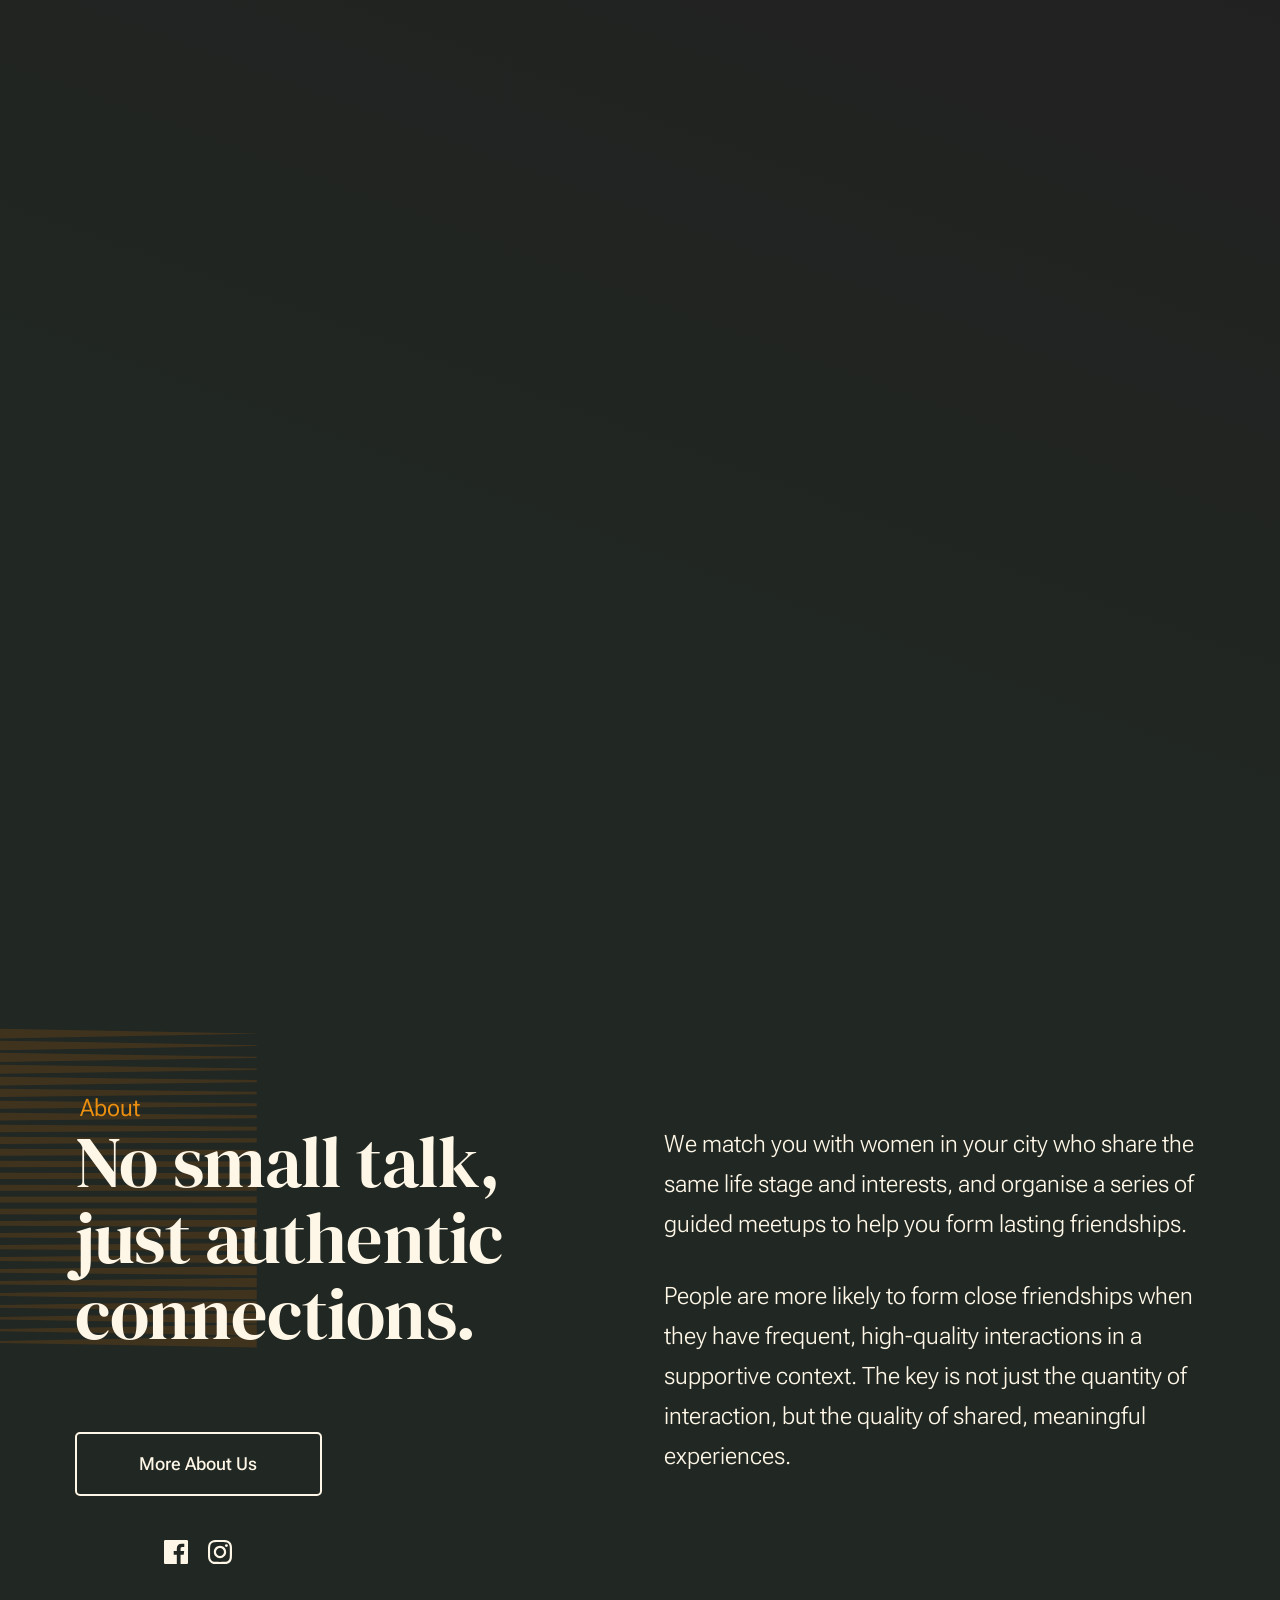
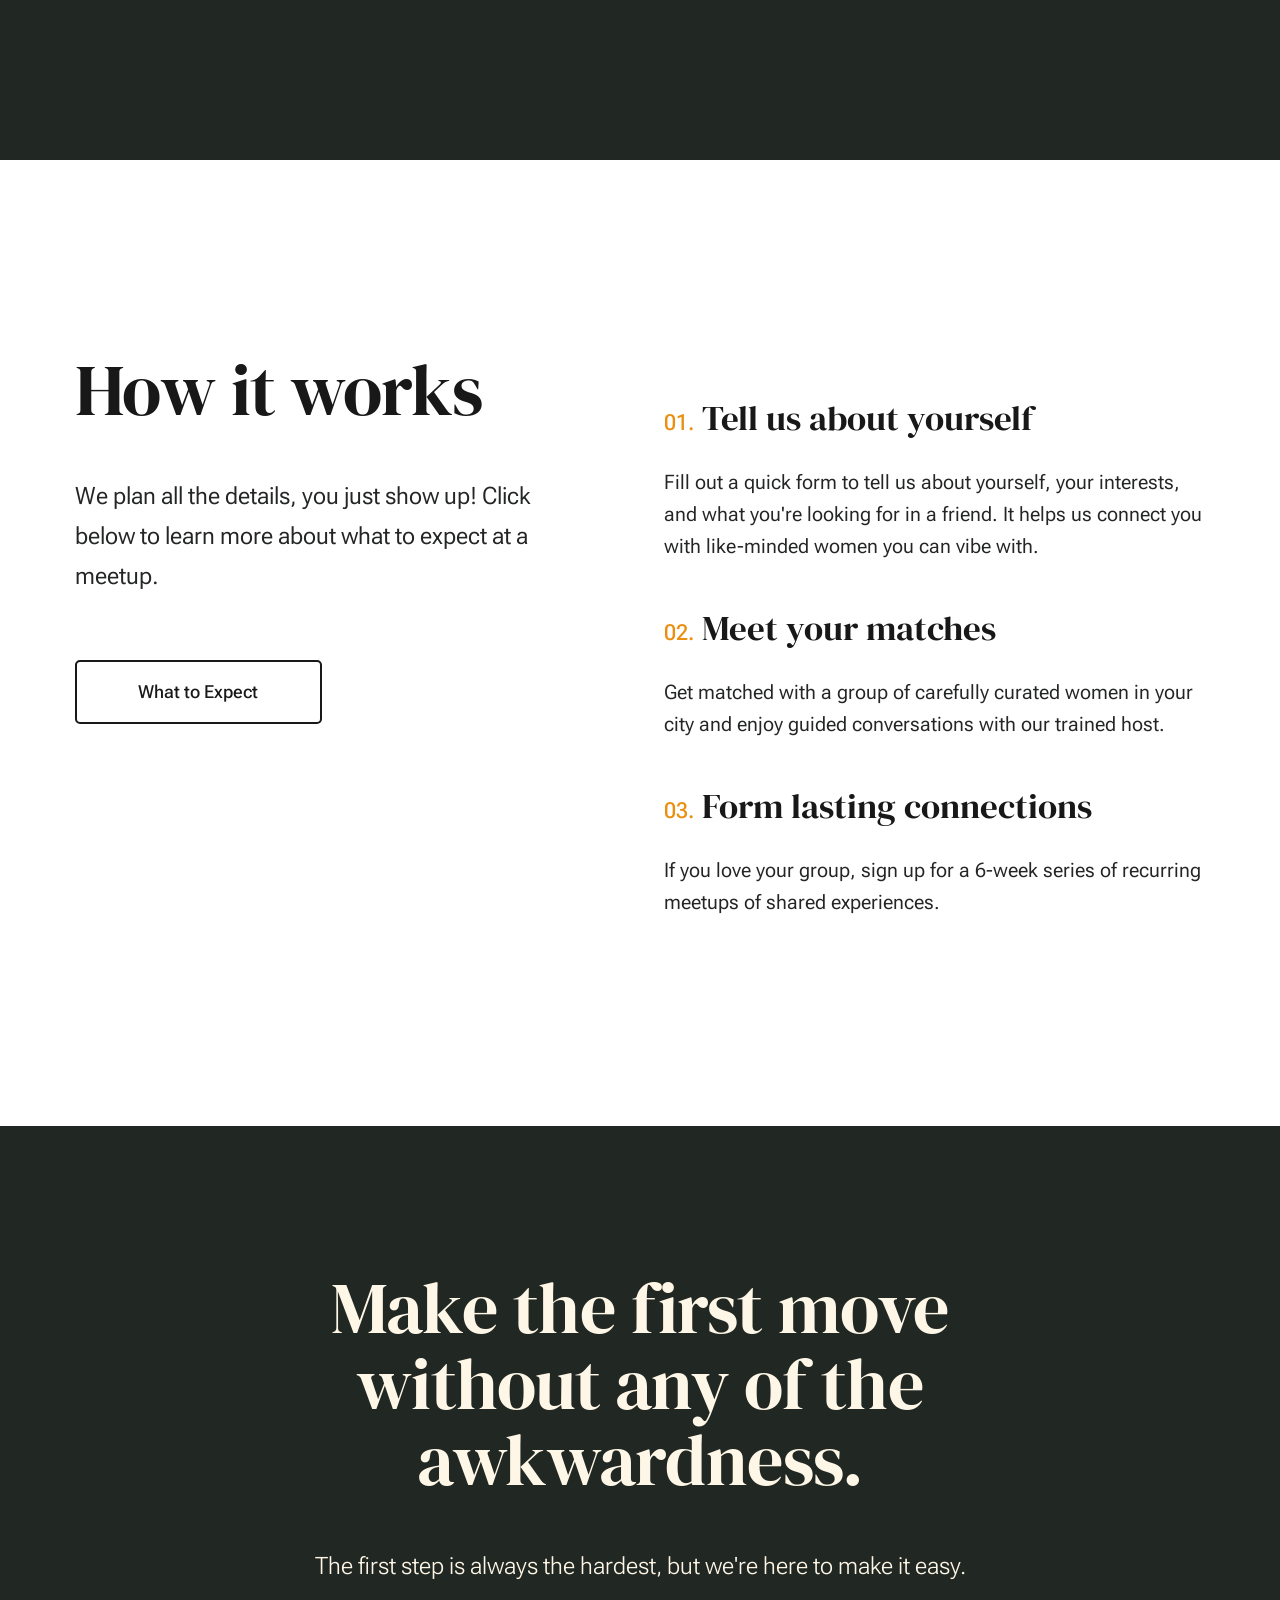
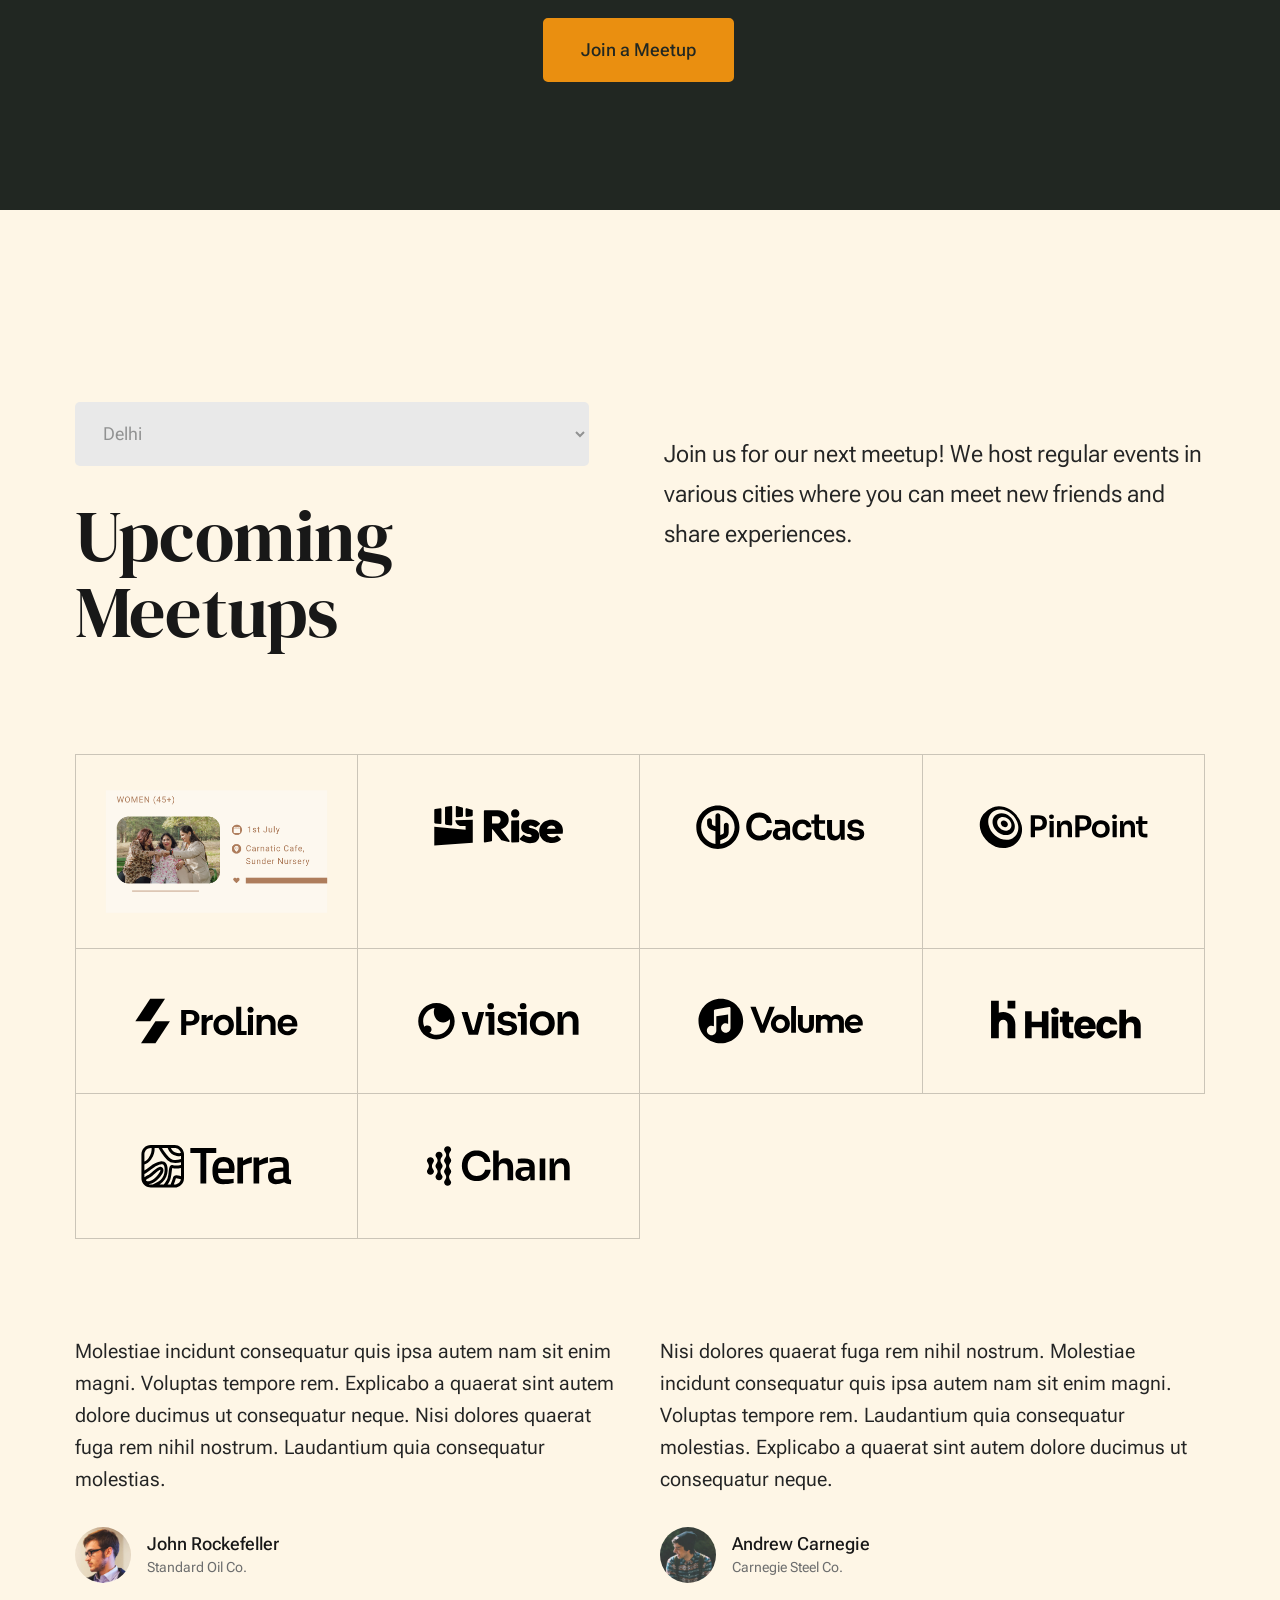
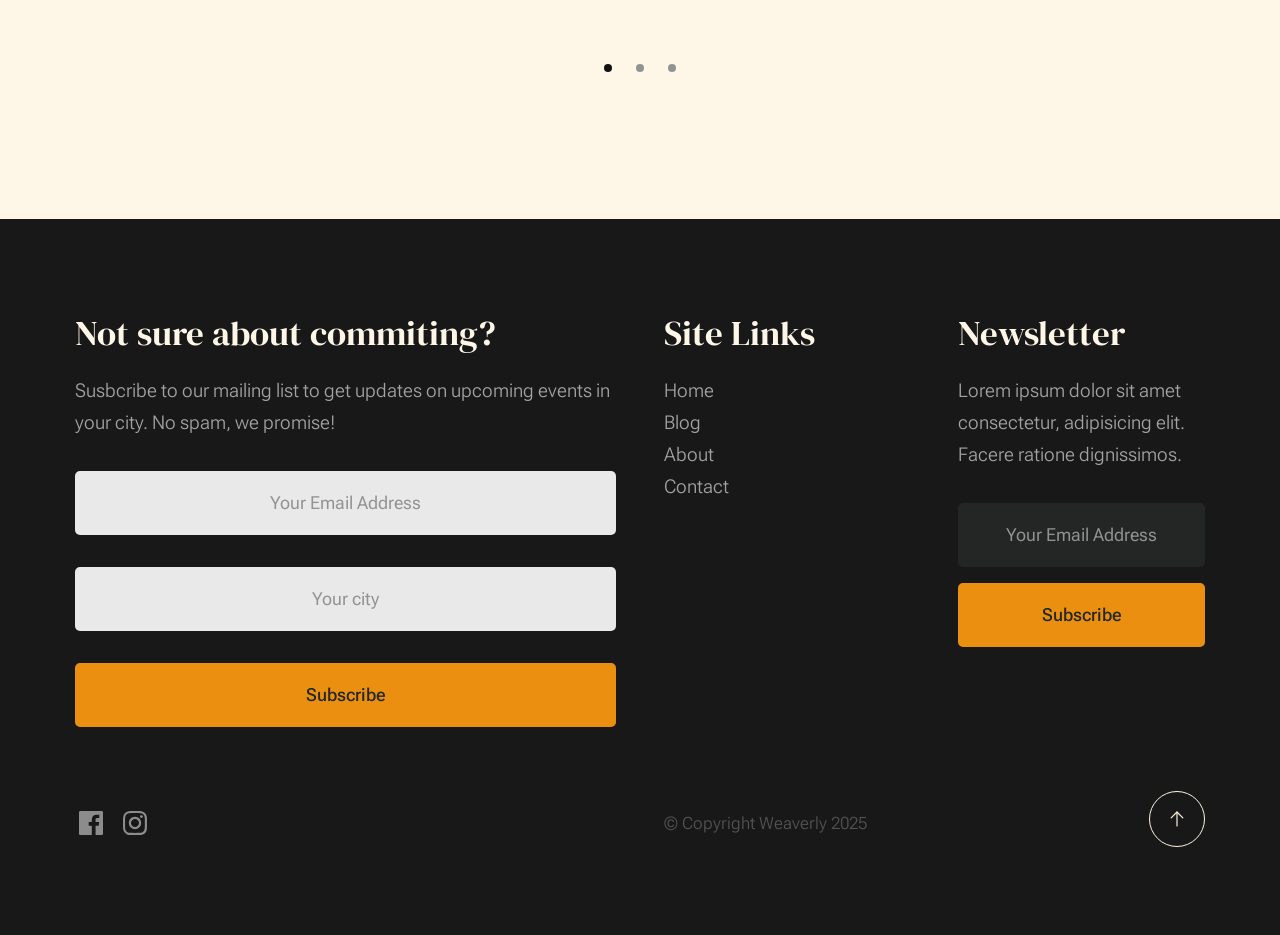
<file: index.html>
<!DOCTYPE html>
<html lang="en" class="no-js" >
<head>

    <!--- basic page needs
    ================================================== -->
    <meta charset="utf-8">
    <meta name="viewport" content="width=device-width, initial-scale=1">
    <title>Weaverly</title>

    <script>
        document.documentElement.classList.remove('no-js');
        document.documentElement.classList.add('js');
    </script>

    <!-- CSS
    ================================================== -->
    <link rel="stylesheet" href="css/vendor.css">
    <link rel="stylesheet" href="css/styles.css">

    <!-- favicons
    ================================================== -->
    <link rel="apple-touch-icon" sizes="180x180" href="apple-touch-icon.png">
    <link rel="icon" type="image/png" sizes="32x32" href="favicon-32x32.png">
    <link rel="icon" type="image/png" sizes="16x16" href="favicon-16x16.png">
    <link rel="manifest" href="site.webmanifest">

</head>


<body id="top">

    
    <!-- preloader
    ================================================== -->
    <div id="preloader">
        <div id="loader" class="dots-fade">
            <div></div>
            <div></div>
            <div></div>
        </div>
    </div>


    <!-- page wrap
    ================================================== -->
    <div id="page" class="s-pagewrap ss-home">


        <!-- # site header 
        ================================================== -->
        <header class="s-header">

            <div class="row s-header__inner width-sixteen-col">

                <div class="s-header__block">
                    <div class="s-header__logo">
                        <a class="logo" href="index.html">
                            <img src="images/logo-rbg1.png" alt="Homepage" style="width: 150px; height: auto;">
                        </a>
                    </div>

                    <a class="s-header__menu-toggle" href="#0"><span>Menu</span></a>
                </div> <!-- end s-header__block -->

                <nav class="s-header__nav">
    
                    <ul class="s-header__menu-links">
                        <li><a href="about.html">About Us</a></li>
                        <!-- <li><a href="services.html">Services</a></li> -->
                        <li><a href="blog.html">Blog</a></li>
                        <li><a href="contact.html">Contact</a></li>
                    </ul> <!-- s-header__menu-links -->

                    <div class="s-header__contact">
                        <a href="signup-form.html" class="btn btn--primary s-header__contact-btn">Join a Meetup</a>                        
                    </div> <!-- s-header__contact -->
    
                </nav> <!-- end s-header__nav -->

            </div> <!-- end s-header__inner -->

        </header> <!-- end s-header -->


        <!-- # site main content
        ================================================== -->
        <section id="content" class="s-content">

            <!-- intro
            ----------------------------------------------- -->
            <section id="intro" class="s-intro">

                <div class="row s-intro__content width-sixteen-col">

                    <div class="column lg-12 s-intro__content-inner grid-block">
                        
                        <div class="s-intro__content-text">
                            <div class="s-intro__content-pretitle text-pretitle"></div>
                            <h1 class="s-intro__content-title">
                            Make <br>
                            new friends, <br>
                            guaranteed.
                            </h1>
                        </div> <!-- s-intro__content-text -->

                        <div class="s-intro__content-media"> 
                            <div class="s-intro__content-media-inner">                               
                                <img src="images/meetmatches.jpg" srcset="images/meetmatches.jpg 2x" alt="">
                                <div class="lines">                               
                                    <span></span>                                  
                                </div>
                            </div>
                        </div> <!-- s-intro__content-media -->                      

                        <div class="s-intro__scroll-down">
                            <a href="#about" class="smoothscroll">
                                <div class="scroll-icon">
                                    <svg xmlns="http://www.w3.org/2000/svg" viewBox="0 0 24 24" width="36" height="36" fill="none" stroke="#97b34a" stroke-width="1" stroke-linecap="round" stroke-linejoin="round">&lt;!--!  Atomicons Free 1.00 by @atisalab License - https://atomicons.com/license/ (Icons: CC BY 4.0) Copyright 2021 Atomicons --&gt;<polyline points="7 13 12 18 17 13"></polyline><line x1="12" y1="18" x2="12" y2="6"></line></svg>
                                </div>
                                <span>Scroll to learn more</span>
                            </a>
                        </div> <!-- s-intro__scroll-down -->
                        
                    </div> <!-- s-intro__content-inner -->

                </div> <!-- s-intro__content -->

            </section> <!-- end s-intro -->

            <!-- about
            ----------------------------------------------- -->
            <section id="about" class="s-about target-section">

                <div class="row s-about__content width-sixteen-col">
                    <div class="column grid-block grid-section-split">

                        <img src="images/geometric_shape.svg" alt="" class="s-about__content-imgbg">

                        <div class="section-header grid-section-split__header">
                            <div class="text-pretitle">About</div>                           
                            <h2 class="text-display-title">
                            No small talk, just authentic connections.
                            </h2>                           
                        </div> <!-- end section-header -->

                        <div class="s-about__content-main grid-section-split__primary">
                            

                            <p class="attention-getter">
                            We match you with women in your city who share the same life stage and interests, and organise a series of guided meetups to help you form lasting friendships.
                            </p>
                            <p class="attention-getter">
                            People are more likely to form close friendships when they have frequent, high-quality interactions in a supportive context. 
                            The key is not just the quantity of interaction, but the quality of shared, meaningful experiences.
                            </p>

                            <p class="attention-getter">
                            
                            </p>
                        </div> <!-- end s-about__content-main -->

                        <div class="s-about__content-btn grid-section-split__bottom">
                            <a href="about.html" class="btn btn--stroke u-fullwidth">More About Us</a>

                            <ul class="s-about__social social-list">
                                <li>
                                    <a href="#0">
                                        <svg xmlns="http://www.w3.org/2000/svg" width="24" height="24" viewBox="0 0 24 24" style="fill:rgba(0, 0, 0, 1);transform:;-ms-filter:"><path d="M20,3H4C3.447,3,3,3.448,3,4v16c0,0.552,0.447,1,1,1h8.615v-6.96h-2.338v-2.725h2.338v-2c0-2.325,1.42-3.592,3.5-3.592 c0.699-0.002,1.399,0.034,2.095,0.107v2.42h-1.435c-1.128,0-1.348,0.538-1.348,1.325v1.735h2.697l-0.35,2.725h-2.348V21H20 c0.553,0,1-0.448,1-1V4C21,3.448,20.553,3,20,3z"></path></svg>
                                        <span class="u-screen-reader-text">Facebook</span>
                                    </a>
                                </li>
                                <li>
                                    <a href="#0">
                                        <svg xmlns="http://www.w3.org/2000/svg" width="24" height="24" viewBox="0 0 24 24" style="fill:rgba(0, 0, 0, 1);transform:;-ms-filter:"><path d="M11.999,7.377c-2.554,0-4.623,2.07-4.623,4.623c0,2.554,2.069,4.624,4.623,4.624c2.552,0,4.623-2.07,4.623-4.624 C16.622,9.447,14.551,7.377,11.999,7.377L11.999,7.377z M11.999,15.004c-1.659,0-3.004-1.345-3.004-3.003 c0-1.659,1.345-3.003,3.004-3.003s3.002,1.344,3.002,3.003C15.001,13.659,13.658,15.004,11.999,15.004L11.999,15.004z"></path><circle cx="16.806" cy="7.207" r="1.078"></circle><path d="M20.533,6.111c-0.469-1.209-1.424-2.165-2.633-2.632c-0.699-0.263-1.438-0.404-2.186-0.42 c-0.963-0.042-1.268-0.054-3.71-0.054s-2.755,0-3.71,0.054C7.548,3.074,6.809,3.215,6.11,3.479C4.9,3.946,3.945,4.902,3.477,6.111 c-0.263,0.7-0.404,1.438-0.419,2.186c-0.043,0.962-0.056,1.267-0.056,3.71c0,2.442,0,2.753,0.056,3.71 c0.015,0.748,0.156,1.486,0.419,2.187c0.469,1.208,1.424,2.164,2.634,2.632c0.696,0.272,1.435,0.426,2.185,0.45 c0.963,0.042,1.268,0.055,3.71,0.055s2.755,0,3.71-0.055c0.747-0.015,1.486-0.157,2.186-0.419c1.209-0.469,2.164-1.424,2.633-2.633 c0.263-0.7,0.404-1.438,0.419-2.186c0.043-0.962,0.056-1.267,0.056-3.71s0-2.753-0.056-3.71C20.941,7.57,20.801,6.819,20.533,6.111z M19.315,15.643c-0.007,0.576-0.111,1.147-0.311,1.688c-0.305,0.787-0.926,1.409-1.712,1.711c-0.535,0.199-1.099,0.303-1.67,0.311 c-0.95,0.044-1.218,0.055-3.654,0.055c-2.438,0-2.687,0-3.655-0.055c-0.569-0.007-1.135-0.112-1.669-0.311 c-0.789-0.301-1.414-0.923-1.719-1.711c-0.196-0.534-0.302-1.099-0.311-1.669c-0.043-0.95-0.053-1.218-0.053-3.654 c0-2.437,0-2.686,0.053-3.655c0.007-0.576,0.111-1.146,0.311-1.687c0.305-0.789,0.93-1.41,1.719-1.712 c0.534-0.198,1.1-0.303,1.669-0.311c0.951-0.043,1.218-0.055,3.655-0.055c2.437,0,2.687,0,3.654,0.055 c0.571,0.007,1.135,0.112,1.67,0.311c0.786,0.303,1.407,0.925,1.712,1.712c0.196,0.534,0.302,1.099,0.311,1.669 c0.043,0.951,0.054,1.218,0.054,3.655c0,2.436,0,2.698-0.043,3.654H19.315z"></path></svg>
                                        <span class="u-screen-reader-text">Instagram</span>
                                    </a>
                                </li>
                            </ul> <!-- end s-footer__social -->
                        </div> <!-- end s-about__content-btn -->
                    
                    </div> <!-- content-inner -->
                </div>
                
            </section> <!-- end s-about -->

            <!-- expertise
            ----------------------------------------------- -->
            <section id="expertise" class="s-expertise">

                <div class="row s-expertise__content width-sixteen-col">
                    <div class="column xl-12 grid-block grid-section-split">

                        <div class="section-header grid-section-split__header">
                            <div class="text-pretitle"></div>                           
                            <h2 class="text-display-title">
                            How it works
                            </h2>     
                            
                            <p class="lead">
                            We plan all the details, you just show up! Click below to learn more about what to expect at a meetup.
                            </p>
                        </div> <!-- end section-header -->

                        <div class="s-expertise__content-main grid-section-split__primary">

                            <div class="grid-list-items list-items show-ctr">
                                <div class="grid-list-items__item list-items__item">
                                    <div class="grid-list-items__title list-items__item-header">
                                        <h3 class="list-items__item-title">Tell us about yourself</h3>
                                    </div>
                                    <div class="grid-list-items__text list-items__item-text">
                                        <p>
                                        Fill out a quick form to tell us about yourself, your interests, and what you're looking for in a friend. It helps us connect you with like-minded women you can vibe with.
                                        </p>
                                    </div>
                                </div> <!-- list-item -->
                                <div class="grid-list-items__item list-items__item">
                                    <div class="grid-list-items__title list-items__item-header">
                                        <h3 class="list-items__item-title">Meet your matches</h3>
                                    </div>
                                    <div class="grid-list-items__text list-items__item-text">
                                        <p>
                                        Get matched with a group of carefully curated women in your city and enjoy guided conversations with our trained host.
                                        </p>
                                    </div>
                                </div> <!-- list-expertise__item -->
                                <div class="grid-list-items__item list-items__item">
                                    <div class="grid-list-items__title list-items__item-header">
                                        <h3 class="list-items__item-title">Form lasting connections</h3>
                                    </div>
                                    <div class="grid-list-items__text list-items__item-text">
                                        <p>
                                        If you love your group, sign up for a 6-week series of recurring meetups of shared experiences.
                                        </p>
                                    </div>
                                </div> <!-- list-expertise__item -->


                            </div> <!-- grid-list-items -->
                        </div> <!-- end s-expertise__content-main -->

                        <div class="s-expertise__content-btn grid-section-split__bottom">
                            <a href="services.html" class="btn btn--stroke u-fullwidth">What to Expect</a>
                        </div> <!-- end s-about__content-btn -->

                    </div> <!-- end grid-block-->
                </div> <!-- end s-expertise__content -->

            </section> <!-- end s-expertise -->



            <section id="cta" class="s-cta">

                <div class="row row-x-center text-center">
                    <div class="column xl-8 lg-12">

                        <div class="s-cta__content">
                            <h2 class="text-display-title">
                            Make the first move without any of the awkwardness.
                            </h2>
                            <p class="lead">
                            The first step is always the hardest, but we're here to make it easy.
                            </p>
                            <a href="signup-form.html" class="btn btn--primary">Join a Meetup</a>
                        </div>

                    </div>
                </div>

            </section> <!-- end s-cta -->

            <!-- clients
            ----------------------------------------------- -->
            <section id="clients" class="s-clients">          

                <div class="row s-clients__content-block width-sixteen-col">
                    <div class="column xl-12 grid-block grid-section-split">
                    
                        <div class="section-header grid-section-split__header">
                            <!-- <div class="text-pretitle">Bangalore</div> 
                            <label for="city">City:</label> -->
                            <select id="city" name="city" required>
                            <option value="delhi">Delhi</option>
                            <option value="bangalore">Bangalore</option>
                            <option value="mumbai">Mumbai</option>
                            </select>
                            <h2 class="text-display-title">
                            Upcoming Meetups
                            </h2>       
                        </div> <!-- end section-header -->
                    
                        <div class="grid-section-split__primary">
                            <p class="lead">
                            Join us for our next meetup! We host regular events in various cities where you can meet new friends and share experiences.
                            </p>   
                            
                        </div> <!-- end grid-section-split__primary -->
                    
                    </div> <!-- end column -->
                </div> <!-- end row -->

                <div class="row s-clients__content-block width-sixteen-col">
                    <div class="column xl-12">
                    
                        <div class="clients-list">                            
                            <div class="clients-list__item">
                                <a href="#0">
                                    <img src="images/event cards/delhi/women_45.png" alt="">
                                </a>
                            </div>
                            <div class="clients-list__item">
                                <a href="#0">
                                    <img src="images/clients/rise.svg" alt="">
                                </a>
                            </div>
                            <div class="clients-list__item">
                                <a href="#0">
                                    <img src="images/clients/cactus.svg" alt="">
                                </a>
                            </div>
                            <div class="clients-list__item">
                                <a href="#0">
                                    <img src="images/clients/pinpoint.svg" alt="">
                                </a>
                            </div>
                            <div class="clients-list__item">
                                <a href="#0">
                                    <img src="images/clients/proline.svg" alt="">
                                </a>
                            </div>
                            <div class="clients-list__item">
                                <a href="#0">
                                    <img src="images/clients/vision.svg" alt="">
                                </a>
                            </div>
                            <div class="column clients-list__item">
                                <a href="#0">
                                    <img src="images/clients/volume.svg" alt="">
                                </a>
                            </div>
                            <div class="column clients-list__item">
                                <a href="#0">
                                    <img src="images/clients/hitech.svg" alt="">
                                </a>
                            </div><div class="clients-list__item">
                                <a href="#0">
                                    <img src="images/clients/terra.svg" alt="">
                                </a>
                            </div>
                            <div class="clients-list__item">
                                <a href="#0">
                                    <img src="images/clients/chain.svg" alt="">
                                </a>
                            </div>
                        </div> <!-- end clients-list -->

                    </div> <!-- end column -->
                </div> <!-- end row -->
                                
                <div class="row s-clients__content-block width-sixteen-col">
                    <div class="column xl-12 testimonials">
                    
                        <div class="swiper-container testimonials__slider home-slider">

                            <div class="swiper-wrapper">
                                <div class="testimonials__slide swiper-slide">
                                    <p>
                                    Molestiae incidunt consequatur quis ipsa autem nam sit enim magni. Voluptas tempore rem. 
                                    Explicabo a quaerat sint autem dolore ducimus ut consequatur neque. Nisi dolores quaerat fuga rem nihil nostrum.
                                    Laudantium quia consequatur molestias.
                                    </p>
                                    <div class="testimonials__author">
                                        <img src="images/avatars/user-01.jpg" alt="Author image" class="testimonials__avatar">
                                        <cite class="testimonials__cite">
                                            <strong>John Rockefeller</strong>
                                            <span>Standard Oil Co.</span>
                                        </cite>
                                    </div>
                                </div>
                                <div class="testimonials__slide swiper-slide">
                                    <p>
                                    Nisi dolores quaerat fuga rem nihil nostrum. Molestiae incidunt consequatur quis ipsa autem nam sit enim magni. 
                                    Voluptas tempore rem. Laudantium quia consequatur molestias.
                                    Explicabo a quaerat sint autem dolore ducimus ut consequatur neque.
                                    </p>
                                    <div class="testimonials__author">
                                        <img src="images/avatars/user-04.jpg" alt="Author image" class="testimonials__avatar">
                                        <cite class="testimonials__cite">
                                            <strong>Andrew Carnegie</strong>
                                            <span>Carnegie Steel Co.</span>
                                        </cite>
                                    </div>
                                </div>
                                <div class="testimonials__slide swiper-slide">
                                    <p>
                                    Voluptas tempore rem. Molestiae incidunt consequatur quis ipsa autem nam sit enim magni.  
                                    Explicabo a quaerat sint autem dolore ducimus ut consequatur neque. 
                                    Nisi dolores quaerat fuga rem nihil nostrum. Laudantium quia consequatur molestias.
                                    </p>
                                    <div class="testimonials__author">
                                        <img src="images/avatars/user-06.jpg" alt="Author image" class="testimonials__avatar">
                                        <cite class="testimonials__cite">
                                            <strong>Henry Ford</strong>
                                            <span>Ford Motor Co.</span>
                                        </cite>
                                    </div>
                                </div>
                                <div class="testimonials__slide swiper-slide">
                                    <p>
                                    Molestiae incidunt consequatur quis ipsa autem nam sit enim magni. Voluptas tempore rem. 
                                    Explicabo a quaerat sint autem dolore ducimus ut consequatur neque. Nisi dolores quaerat fuga rem nihil nostrum.
                                    Laudantium quia consequatur molestias.
                                    </p>
                                    <div class="testimonials__author">
                                        <img src="images/avatars/user-02.jpg" alt="Author image" class="testimonials__avatar">
                                        <cite class="testimonials__cite">
                                            <strong>John Morgan</strong>
                                            <span>JP Morgan & Co.</span>
                                        </cite>
                                    </div>
                                </div> 
                            </div> <!-- end swiper-wrapper --> 

                            <div class="swiper-pagination"></div>

                        </div> <!--end testimonials__slider -->                    
                    
                    </div> <!-- end column -->
                </div> <!-- end row -->


            </section> <!-- end s-clients -->            

        </section> <!-- s-content-->

        <!-- # cta
        ================================================== -->


        <!-- # journal
        ================================================== -->
        <!-- <section id="journal" class="s-journal">

            <div class="row s-journal__content width-sixteen-col">
                <div class="column xl-12 grid-block">

                    <div class="grid-full section-header text-center">
                        <div class="text-pretitle">Recent Articles</div>                           
                        <h2 class="text-display-title">
                        Latest articles from my blog.
                        </h2>  
                    </div> <!-- end section-header --> 

                    <!-- <div class="grid-full s-journal__content-main grid-list-items">

                        <div class="grid-list-items__item blog-card">
                            <div class="blog-card__header">
                                <div class="blog-card__cat-links">
                                    <a href="https://www.dreamhost.com/r.cgi?287326">Sponsored</a>
                                </div>
                                <h3 class="blog-card__title"><a href="https://www.dreamhost.com/r.cgi?287326">Need Web Hosting for Your Websites?</a></h3>
                            </div>
                            <div class="blog-card__text">
                                <p>
                                Need hosting for your website? We would highly recommend <a href="https://www.dreamhost.com/r.cgi?287326">DreamHost</a>.
                                Enjoy 100% in-house support, guaranteed performance and uptime, 1-click installs, and a super-intuitive control 
                                panel to make managing your websites and projects easy. <a href="https://www.dreamhost.com/r.cgi?287326">Sign up</a> now to get started.
                                </p>
                            </div>
                        </div> <!-- end blog-card -->
                        <!-- <div class="grid-list-items__item blog-card">
                            <div class="blog-card__header">
                                <div class="blog-card__cat-links">
                                    <a href="blog.html">Productivity</a>
                                </div>
                                <h3 class="blog-card__title"><a href="single.html">5 Marketing Productivity Apps for Your Team</a></h3>
                            </div>
                            <div class="blog-card__text">
                                <p>
                                Rerum quam quos. Quibusdam quis autem voluptatibus earum vel ex error ea magni. Aut asperiores 
                                sit mollitia. Rem neque et voluptatem eos quia sed eligendi et. Eaque velit eligendi ut 
                                magnam. Cumque ducimus laborum doloribus facere maxime vel earum quidem enim suscipit.
                                </p>
                            </div>
                        </div> <!-- end blog-card -->
                        <!-- <div class="grid-list-items__item blog-card">
                            <div class="blog-card__header">
                                <div class="blog-card__cat-links">
                                    <a href="blog.html">SEO</a>
                                </div>
                                <h3 class="blog-card__title"><a href="single.html">7 SEO Factors to Consider for Better Website Ranking</a></h3>
                            </div>
                            <div class="blog-card__text">
                                <p>
                                Quibusdam quis autem voluptatibus earum vel ex error ea magni. Rerum quam quos. Aut asperiores 
                                sit mollitia. Rem neque et voluptatem eos quia sed eligendi et. Eaque velit eligendi ut 
                                magnam. Cumque ducimus laborum doloribus facere maxime vel earum quidem enim suscipit.
                                </p>
                            </div>
                        </div> end blog card -->
                        <!-- <div class="grid-list-items__item blog-card">
                            <div class="blog-card__header">
                                <div class="blog-card__cat-links">
                                    <a href="blog.html">Productivity</a>
                                </div>
                                <h3 class="blog-card__title"><a href="single.html">5 Effective Web Design Principles</a></h3>
                            </div>
                            <div class="blog-card__text">
                                <p>
                                Lorem ipsum dolor sit amet consectetur, adipisicing elit. Rerum ullam et laborum aperiam. 
                                Dignissimos quae voluptatibus ullam esse sapiente fugiat, rerum labore cupiditate obcaecati 
                                dolore necessitatibus id magni rem officia dolor nam sit laudantium. Quo eaque eveniet quibusdam unde. 
                                </p>
                            </div>
                        </div> end blog-card --> 

                    <!-- </div> <!-- end grid-list-items -->

                <!-- </div> <!-- end grid-block-->
            <!-- </div> end s-journal__content --> 

        <!-- </section> end s-journal -->


        <!-- # footer 
        ================================================== -->
        <footer class="s-footer">
            <div class="row s-footer__content">
                <div class="column xl-6 lg-6 md-12 s-footer__block s-footer__about">                    
                    <h3>Not sure about commiting?</h3>
                    <p>
                    Susbcribe to our mailing list to get updates on upcoming events in your city. No spam, we promise!
                    <div class="subscribe-form">
                        <form id="mc-form" class="mc-form">
                            <input type="email" name="EMAIL" id="mce-EMAIL" class="u-fullwidth text-center" placeholder="Your Email Address" title="The domain portion of the email address is invalid (the portion after the @)." pattern="^([^\x00-\x20\x22\x28\x29\x2c\x2e\x3a-\x3c\x3e\x40\x5b-\x5d\x7f-\xff]+|\x22([^\x0d\x22\x5c\x80-\xff]|\x5c[\x00-\x7f])*\x22)(\x2e([^\x00-\x20\x22\x28\x29\x2c\x2e\x3a-\x3c\x3e\x40\x5b-\x5d\x7f-\xff]+|\x22([^\x0d\x22\x5c\x80-\xff]|\x5c[\x00-\x7f])*\x22))*\x40([^\x00-\x20\x22\x28\x29\x2c\x2e\x3a-\x3c\x3e\x40\x5b-\x5d\x7f-\xff]+|\x5b([^\x0d\x5b-\x5d\x80-\xff]|\x5c[\x00-\x7f])*\x5d)(\x2e([^\x00-\x20\x22\x28\x29\x2c\x2e\x3a-\x3c\x3e\x40\x5b-\x5d\x7f-\xff]+|\x5b([^\x0d\x5b-\x5d\x80-\xff]|\x5c[\x00-\x7f])*\x5d))*(\.\w{2,})+$" required>
                            <input type="text" name="CITY" id="mce-CITY" class="u-fullwidth text-center" placeholder="Your city"  required>
                            <input type="submit" name="subscribe" value="Subscribe" class="btn btn--primary btn--small u-fullwidth">
                            <!-- <div style="position: absolute; left: -5000px;" aria-hidden="true"><input type="text" name="b_cdb7b577e41181934ed6a6a44_9a91cfe7b3" tabindex="-1" value=""></div> -->
                            <div class="mc-status"></div>
                        </form>
                    </div>
                    </p>               
                </div>           
                <div class="column xl-3 lg-6 md-12 s-footer__block s-footer__site-links">
                    <h3>Site Links</h3>
                    <ul class="link-list">
                        <li><a href="index.html">Home</a></li>
                        <!-- <li><a href="services.html">Services</a></li> -->
                        <li><a href="blog.html">Blog</a></li>
                        <li><a href="about.html">About</a></li>
                        <li><a href="contact.html">Contact</a></li>
                    </ul>
                </div>
                <div class="column xl-3 lg-6 md-12 tab-12 s-footer__block s-footer__newsletter">
                    <h3>Newsletter</h3>

                    <p>
                    Lorem ipsum dolor sit amet consectetur, adipisicing elit. Facere ratione dignissimos.
                    </p>

                    <div class="subscribe-form">
                        <form id="mc-form" class="mc-form">
                            <input type="email" name="EMAIL" id="mce-EMAIL" class="u-fullwidth text-center" placeholder="Your Email Address" title="The domain portion of the email address is invalid (the portion after the @)." pattern="^([^\x00-\x20\x22\x28\x29\x2c\x2e\x3a-\x3c\x3e\x40\x5b-\x5d\x7f-\xff]+|\x22([^\x0d\x22\x5c\x80-\xff]|\x5c[\x00-\x7f])*\x22)(\x2e([^\x00-\x20\x22\x28\x29\x2c\x2e\x3a-\x3c\x3e\x40\x5b-\x5d\x7f-\xff]+|\x22([^\x0d\x22\x5c\x80-\xff]|\x5c[\x00-\x7f])*\x22))*\x40([^\x00-\x20\x22\x28\x29\x2c\x2e\x3a-\x3c\x3e\x40\x5b-\x5d\x7f-\xff]+|\x5b([^\x0d\x5b-\x5d\x80-\xff]|\x5c[\x00-\x7f])*\x5d)(\x2e([^\x00-\x20\x22\x28\x29\x2c\x2e\x3a-\x3c\x3e\x40\x5b-\x5d\x7f-\xff]+|\x5b([^\x0d\x5b-\x5d\x80-\xff]|\x5c[\x00-\x7f])*\x5d))*(\.\w{2,})+$" required>
                            <input type="submit" name="subscribe" value="Subscribe" class="btn btn--primary btn--small u-fullwidth">
                            <!-- <div style="position: absolute; left: -5000px;" aria-hidden="true"><input type="text" name="b_cdb7b577e41181934ed6a6a44_9a91cfe7b3" tabindex="-1" value=""></div> -->
                            <div class="mc-status"></div>
                        </form>
                    </div>
                </div>
            </div>    
            
            <div class="row s-footer__bottom">
                <div class="column xl-6 lg-12">
                    <ul class="s-footer__social social-list">
                        <li>
                            <a href="#0">
                                <svg xmlns="http://www.w3.org/2000/svg" width="24" height="24" viewBox="0 0 24 24" style="fill:rgba(0, 0, 0, 1);transform:;-ms-filter:"><path d="M20,3H4C3.447,3,3,3.448,3,4v16c0,0.552,0.447,1,1,1h8.615v-6.96h-2.338v-2.725h2.338v-2c0-2.325,1.42-3.592,3.5-3.592 c0.699-0.002,1.399,0.034,2.095,0.107v2.42h-1.435c-1.128,0-1.348,0.538-1.348,1.325v1.735h2.697l-0.35,2.725h-2.348V21H20 c0.553,0,1-0.448,1-1V4C21,3.448,20.553,3,20,3z"></path></svg>
                                <span class="u-screen-reader-text">Facebook</span>
                            </a>
                        </li>
                        <li>
                            <a href="#0">
                                <svg xmlns="http://www.w3.org/2000/svg" width="24" height="24" viewBox="0 0 24 24" style="fill:rgba(0, 0, 0, 1);transform:;-ms-filter:"><path d="M11.999,7.377c-2.554,0-4.623,2.07-4.623,4.623c0,2.554,2.069,4.624,4.623,4.624c2.552,0,4.623-2.07,4.623-4.624 C16.622,9.447,14.551,7.377,11.999,7.377L11.999,7.377z M11.999,15.004c-1.659,0-3.004-1.345-3.004-3.003 c0-1.659,1.345-3.003,3.004-3.003s3.002,1.344,3.002,3.003C15.001,13.659,13.658,15.004,11.999,15.004L11.999,15.004z"></path><circle cx="16.806" cy="7.207" r="1.078"></circle><path d="M20.533,6.111c-0.469-1.209-1.424-2.165-2.633-2.632c-0.699-0.263-1.438-0.404-2.186-0.42 c-0.963-0.042-1.268-0.054-3.71-0.054s-2.755,0-3.71,0.054C7.548,3.074,6.809,3.215,6.11,3.479C4.9,3.946,3.945,4.902,3.477,6.111 c-0.263,0.7-0.404,1.438-0.419,2.186c-0.043,0.962-0.056,1.267-0.056,3.71c0,2.442,0,2.753,0.056,3.71 c0.015,0.748,0.156,1.486,0.419,2.187c0.469,1.208,1.424,2.164,2.634,2.632c0.696,0.272,1.435,0.426,2.185,0.45 c0.963,0.042,1.268,0.055,3.71,0.055s2.755,0,3.71-0.055c0.747-0.015,1.486-0.157,2.186-0.419c1.209-0.469,2.164-1.424,2.633-2.633 c0.263-0.7,0.404-1.438,0.419-2.186c0.043-0.962,0.056-1.267,0.056-3.71s0-2.753-0.056-3.71C20.941,7.57,20.801,6.819,20.533,6.111z M19.315,15.643c-0.007,0.576-0.111,1.147-0.311,1.688c-0.305,0.787-0.926,1.409-1.712,1.711c-0.535,0.199-1.099,0.303-1.67,0.311 c-0.95,0.044-1.218,0.055-3.654,0.055c-2.438,0-2.687,0-3.655-0.055c-0.569-0.007-1.135-0.112-1.669-0.311 c-0.789-0.301-1.414-0.923-1.719-1.711c-0.196-0.534-0.302-1.099-0.311-1.669c-0.043-0.95-0.053-1.218-0.053-3.654 c0-2.437,0-2.686,0.053-3.655c0.007-0.576,0.111-1.146,0.311-1.687c0.305-0.789,0.93-1.41,1.719-1.712 c0.534-0.198,1.1-0.303,1.669-0.311c0.951-0.043,1.218-0.055,3.655-0.055c2.437,0,2.687,0,3.654,0.055 c0.571,0.007,1.135,0.112,1.67,0.311c0.786,0.303,1.407,0.925,1.712,1.712c0.196,0.534,0.302,1.099,0.311,1.669 c0.043,0.951,0.054,1.218,0.054,3.655c0,2.436,0,2.698-0.043,3.654H19.315z"></path></svg>
                                <span class="u-screen-reader-text">Instagram</span>
                            </a>
                        </li>

                    </ul> <!-- end s-footer__social -->
                </div>
                <div class="column xl-6 lg-12">
                    <p class="ss-copyright">
                        <span>© Copyright Weaverly 2025</span> 
                    </p>
                </div>

                <div class="ss-go-top">
                    <a class="smoothscroll" title="Back to Top" href="#top">
                        <svg xmlns="http://www.w3.org/2000/svg" viewBox="0 0 24 24" width="36" height="36" fill="none" stroke="#ffffff" stroke-width="1" stroke-linecap="round" stroke-linejoin="round">&lt;!--!  Atomicons Free 1.00 by @atisalab License - https://atomicons.com/license/ (Icons: CC BY 4.0) Copyright 2021 Atomicons --&gt;<polyline points="17 11 12 6 7 11"></polyline><line x1="12" y1="18" x2="12" y2="6"></line></svg>
                    </a>
                </div> <!-- end ss-go-top -->
            </div>
            
        </footer> <!-- end s-footer -->

    </div> <!-- end page-wrap -->

    <!-- Java Script
    ================================================== -->
    <script src="js/plugins.js"></script>
    <script src="js/main.js"></script>

</body>
</html>
</file>
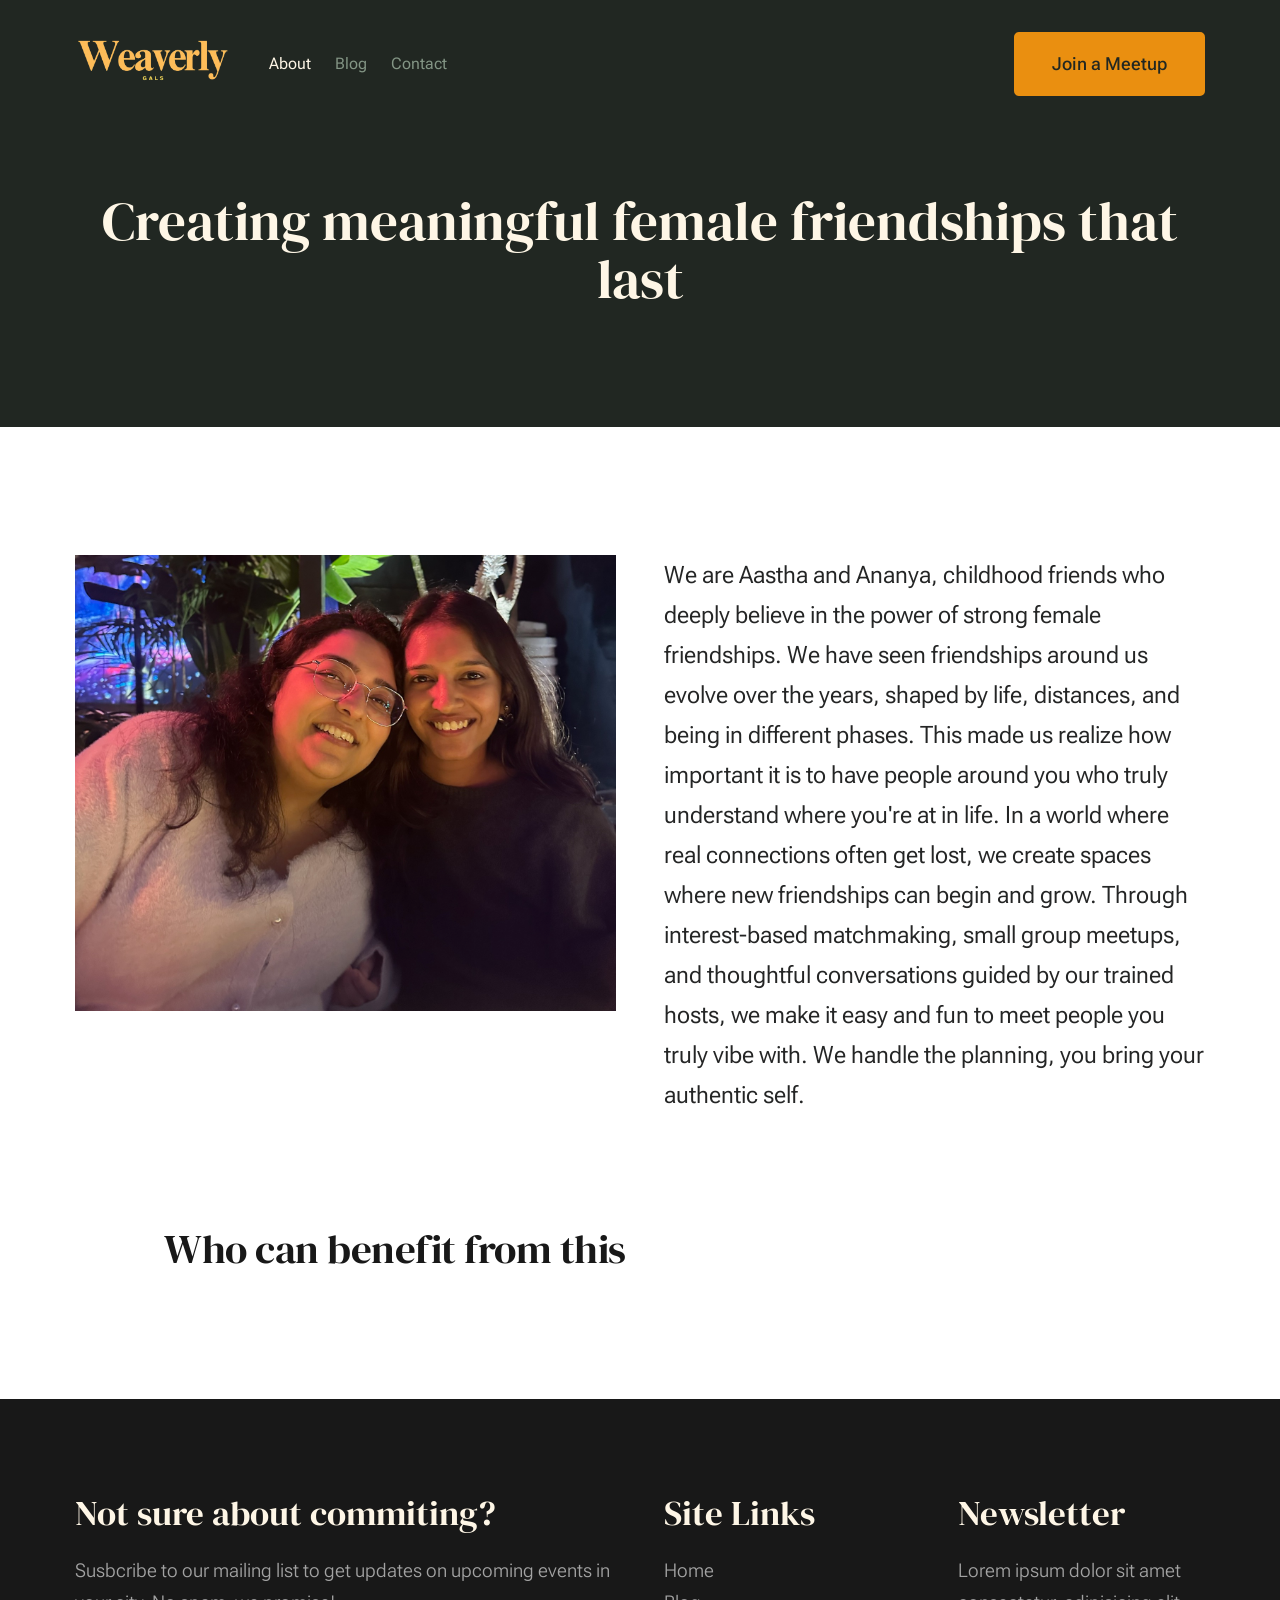
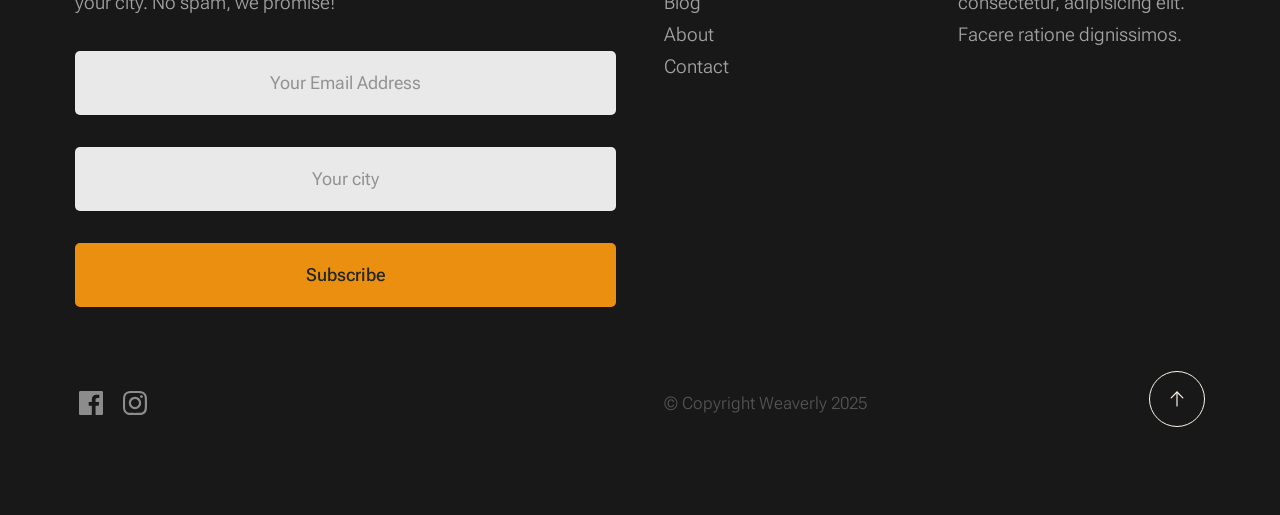
<file: about.html>
<!DOCTYPE html>
<html lang="en" class="no-js" >
<head>

    <!--- basic page needs
    ================================================== -->
    <meta charset="utf-8">
    <meta name="viewport" content="width=device-width, initial-scale=1">
    <title>About Us</title>

    <script>
        document.documentElement.classList.remove('no-js');
        document.documentElement.classList.add('js');
    </script>

    <!-- CSS
    ================================================== -->
    <link rel="stylesheet" href="css/vendor.css">
    <link rel="stylesheet" href="css/styles.css">

    <!-- favicons
    ================================================== -->
    <link rel="apple-touch-icon" sizes="180x180" href="apple-touch-icon.png">
    <link rel="icon" type="image/png" sizes="32x32" href="favicon-32x32.png">
    <link rel="icon" type="image/png" sizes="16x16" href="favicon-16x16.png">
    <link rel="manifest" href="site.webmanifest">

</head>


<body id="top">


    <!-- preloader
    ================================================== -->
    <div id="preloader">
        <div id="loader" class="dots-fade">
            <div></div>
            <div></div>
            <div></div>
        </div>
    </div>


    <!-- page wrap
    ================================================== -->
    <div id="page" class="s-pagewrap">


        <!-- # site header 
        ================================================== -->
        <header class="s-header">

            <div class="row s-header__inner width-sixteen-col">

                <div class="s-header__block">
                    <div class="s-header__logo">
                        <a class="logo" href="index.html">
                            <img src="images/logo-rbg1.png" alt="Homepage" style="width: 150px; height: auto;">
                        </a>
                    </div>

                    <a class="s-header__menu-toggle" href="#0"><span>Menu</span></a>
                </div> <!-- end s-header__block -->

                <nav class="s-header__nav">
    
                    <ul class="s-header__menu-links">
                        <li class="current"><a href="about.html">About</a></li>
                        <!-- <li><a href="services.html">Services</a></li> -->
                        <li><a href="blog.html">Blog</a></li>
                        <li><a href="contact.html">Contact</a></li>
                    </ul> <!-- s-header__menu-links -->

                    <div class="s-header__contact">
                        <a href="contact.html" class="btn btn--primary s-header__contact-btn">Join a Meetup</a>                        
                    </div> <!-- s-header__contact -->
    
                </nav> <!-- end s-header__nav -->

            </div> <!-- end s-header__inner -->

        </header> <!-- end s-header -->


        <!-- # site main content
        ================================================== -->
        <section id="content" class="s-content">

               <section class="s-pageheader pageheader">
                    <div class="row">
                        <div class="column xl-12">
                            <h3 class="page-title" style="font-size: 5.5rem;">
                                <span class="page-title__small-type text-pretitle"></span>
                                Creating meaningful female friendships that last
                            </h3>

                            
                        </div>
                    </div>
               </section> <!-- end pageheader --> 

               <section class="s-pagecontent pagecontent">

                    <div class="row pageintro">
                        <div class="column xl-6 lg-8">
                            <img src="images/thumbs/about/founders.JPG" alt="Descriptive Alt Text" class="intro-image">
                        </div>

                        <div class="column xl-6 lg-8 u-flexitem-x-right">
                            <p class="lead">
                            We are Aastha and Ananya, childhood friends who deeply believe in the power of strong female friendships.
                            We have seen friendships around us evolve over the years, shaped by life,  distances,  and being in different phases. 
                            This made us realize how important it is to have people around you who truly understand where you're at in life.
                            In a world where real connections often get lost, we create spaces where new friendships can begin and grow. 
                            Through interest-based matchmaking,  small group meetups,  and thoughtful conversations guided by our trained hosts,  
                            we make it easy and fun to meet people you truly vibe with. We handle the planning, you bring your authentic self. 
                            </p>
                        </div>                       
                    </div> <!-- end pageintro -->   
                    


                    <div class="row width-narrower pagemain">
                        <div class="column xl-12"> 

                            <h2>Who can benefit from this</h2>
                            <p>
                            
                            </p>

                            <!-- <h2 class="u-add-bottom">My Values & Beliefs</h2>

                            <div class="grid-list-items list-items">
                                <div class="grid-list-items__item list-items__item u-remove-bottom">
                                    <div class="list-items__item-header">
                                        <h6 class="list-items__item-small-title">Consectetur</h6>
                                    </div>
                                    <p>
                                    Lorem ipsum dolor sit amet consectetur adipisicing elit. Mollitia accusamus consectetur adipisicing elit excepturi corrupti 
                                    nam quae exercitationem cupiditate, provident ipsa delectus vero possimus reprehenderit quas ut officiis tempora voluptatum 
                                    quibusdam consectetur commodi.
                                    </p>
                                </div>
                                <div class="grid-list-items__item list-items__item u-remove-bottom">
                                    <div class="list-items__item-header">
                                        <h6 class="list-items__item-small-title">Adipisicing</h6>
                                    </div>
                                    <p> 
                                    Molestias, autem impedit culpa dolores excepturi, quidem unde ducimus, rerum commodi deserunt earum, minus voluptatum.
                                    Lorem ipsum dolor sit amet consectetur, adipisicing elit. Saepe doloremque provident quas quae exercitationem laboriosam.
                                    </p>
                                </div>
                                <div class="grid-list-items__item list-items__item u-remove-bottom">
                                    <div class="list-items__item-header">
                                        <h6 class="list-items__item-small-title">Doloremque</h6>
                                    </div>
                                    <p>
                                    Mollitia accusamus consectetur. Lorem ipsum dolor sit amet consectetur adipisicing elit. Adipisicing elit excepturi corrupti 
                                    nam quae exercitationem cupiditate, provident ipsa delectus vero possimus reprehenderit quas ut officiis tempora voluptatum 
                                    quibusdam consectetur commodi!
                                    </p>
                                </div>
                                <div class="grid-list-items__item list-items__item u-remove-bottom">
                                    <div class="list-items__item-header">
                                        <h6 class="list-items__item-small-title">Assumenda</h6>
                                    </div>
                                    <p>
                                    Lorem ipsum dolor sit amet consectetur, adipisicing elit. Saepe doloremque provident quas quae exercitationem laboriosam. 
                                    Molestias, autem? Impedit culpa dolores excepturi, quidem unde ducimus, rerum commodi deserunt earum, minus voluptatum?
                                    </p>
                                </div>
                            </div> <!--grid-list-items -->

                            <!-- <h2>Why Work With Me</h2>
                            <p>
                            Lorem ipsum dolor sit amet consectetur adipisicing elit. Eaque temporibus culpa perferendis expedita assumenda mollitia magnam, 
                            facilis voluptates voluptatum animi numquam quas ea praesentium quaerat maxime sunt odit inventore itaque est et autem sequi nulla. 
                            Distinctio obcaecati nesciunt asperiores dolorum tenetur voluptates, nemo alias doloremque. Quos cumque ipsum laudantium odio vero aut 
                            odit nostrum aliquam? Nostrum in facilis, minus fuga quasi voluptas explicabo possimus incidunt, expedita tempora eius rem nobis sequi. 
                            Doloribus esse sint suscipit quam nisi blanditiis voluptate explicabo.
                            </p>

                            <p>
                            Quibusdam quis autem voluptatibus earum vel ex error ea magni. Rerum quam quos. Aut asperiores sit mollitia. Rem neque et voluptatem 
                            eos quia sed eligendi et. Eaque velit eligendi ut magnam. Cumque ducimus laborum doloribus facere maxime vel earum quidem enim suscipit. 
                            Numquam, corporis accusamus commodi saepe nostrum nesciunt nisi rem necessitatibus unde laboriosam molestias, quam ipsa voluptatum sed 
                            ex cumque facilis assumenda maiores tempore reiciendis enim accusantium?
                            </p>                    --> 

                        

                        </div> <!-- end grid-block-->
                    </div> <!-- end pagemain -->

               </section> <!-- pagecontent -->

               <!-- <section class="s-testimonials">

                    <div class="s-testimonials__header row row-x-center text-center">
                        <div class="column xl-8 lg-12">
        
                            <p class="text-pretitle">
                            Testimonials
                            </p>
                            <h3>
                            Reviews From Real Clients
                            </h3>                        
        
                        </div>
                    </div> <!--end s-testimonials__header -->

                    <!-- <div class="row s-testimonials__content">
                        <div class="column xl-12 testimonials">

                            <div class="swiper-container testimonials__slider page-slider">

                                <div class="swiper-wrapper">
                                    <div class="testimonials__slide swiper-slide">
                                        <p>
                                        Molestiae incidunt consequatur quis ipsa autem nam sit enim magni. Voluptas tempore rem. 
                                        Explicabo a quaerat sint autem dolore ducimus ut consequatur neque. Nisi dolores quaerat fuga rem nihil nostrum.
                                        Laudantium quia consequatur molestias.
                                        </p>
                                        <div class="testimonials__author">
                                            <img src="images/avatars/user-01.jpg" alt="Author image" class="testimonials__avatar">
                                            <cite class="testimonials__cite">
                                                <strong>John Rockefeller</strong>
                                                <span>Standard Oil Co.</span>
                                            </cite>
                                        </div>
                                    </div>
                                    <div class="testimonials__slide swiper-slide">
                                        <p>
                                        Voluptas tempore rem. Molestiae incidunt consequatur quis ipsa autem nam sit enim magni. 
                                        Explicabo a quaerat sint autem dolore ducimus ut consequatur neque. Nisi dolores quaerat fuga rem nihil nostrum.
                                        Laudantium quia consequatur molestias.
                                        </p>
                                        <div class="testimonials__author">
                                            <img src="images/avatars/user-04.jpg" alt="Author image" class="testimonials__avatar">
                                            <cite class="testimonials__cite">
                                                <strong>Andrew Carnegie</strong>
                                                <span>Carnegie Steel Co.</span>
                                            </cite>
                                        </div>
                                    </div>
                                    <div class="testimonials__slide swiper-slide">
                                        <p>
                                        Nisi dolores quaerat fuga rem nihil nostrum. Molestiae incidunt consequatur quis ipsa autem nam sit enim magni. 
                                        Voluptas tempore rem. Explicabo a quaerat sint autem dolore ducimus ut consequatur neque. 
                                        Laudantium quia consequatur molestias.
                                        </p>
                                        <div class="testimonials__author">
                                            <img src="images/avatars/user-06.jpg" alt="Author image" class="testimonials__avatar">
                                            <cite class="testimonials__cite">
                                                <strong>Henry Ford</strong>
                                                <span>Ford Motor Co.</span>
                                            </cite>
                                        </div>
                                    </div>
                                    <div class="testimonials__slide swiper-slide">
                                        <p>
                                        Molestiae incidunt consequatur quis ipsa autem nam sit enim magni. Voluptas tempore rem. 
                                        Explicabo a quaerat sint autem dolore ducimus ut consequatur neque. Nisi dolores quaerat fuga rem nihil nostrum.
                                        Laudantium quia consequatur molestias.
                                        </p>
                                        <div class="testimonials__author">
                                            <img src="images/avatars/user-02.jpg" alt="Author image" class="testimonials__avatar">
                                            <cite class="testimonials__cite">
                                                <strong>John Morgan</strong>
                                                <span>JP Morgan & Co.</span>
                                            </cite>
                                        </div>
                                    </div> 
                                </div> <!-- end swiper-wrapper --> 

                                <!-- <div class="swiper-pagination"></div>

                            </div> <!--end testimonials__slider --> 

                        <!-- </div> <!-- testimonials -->
                    <!-- </div> end s-testimonials__content -->

               <!-- </section> end s-testimonials --> 

        </section> <!-- s-content-->

        <!-- # cta
        ================================================== -->
        <!-- <section id="cta" class="s-cta">

            <div class="row row-x-center text-center">
                <div class="column xl-8 lg-12">

                    <div class="s-cta__content">
                        <h2 class="text-display-title">
                        Get started with a consultation today.
                        </h2>
                        <p class="lead">
                        Lorem ipsum dolor sit, amet consectetur adipisicing elit. Quis rem, esse doloribus sint eaque at debitis enim vitae minus expedita ratione dignissimos sit nostrum optio sequi. Ipsa at beatae quam.
                        </p>
                        <a href="contact.html" class="btn btn--primary">Let's Work Together</a>
                    </div>

                </div>
            </div>

        </section> end s-cta -->


        <!-- # footer 
        ================================================== -->
        <footer class="s-footer">
            <div class="row s-footer__content">
                <div class="column xl-6 lg-6 md-12 s-footer__block s-footer__about">                    
                    <h3>Not sure about commiting?</h3>
                    <p>
                    Susbcribe to our mailing list to get updates on upcoming events in your city. No spam, we promise!
                    <div class="subscribe-form">
                        <form id="mc-form" class="mc-form">
                            <input type="email" name="EMAIL" id="mce-EMAIL" class="u-fullwidth text-center" placeholder="Your Email Address" title="The domain portion of the email address is invalid (the portion after the @)." pattern="^([^\x00-\x20\x22\x28\x29\x2c\x2e\x3a-\x3c\x3e\x40\x5b-\x5d\x7f-\xff]+|\x22([^\x0d\x22\x5c\x80-\xff]|\x5c[\x00-\x7f])*\x22)(\x2e([^\x00-\x20\x22\x28\x29\x2c\x2e\x3a-\x3c\x3e\x40\x5b-\x5d\x7f-\xff]+|\x22([^\x0d\x22\x5c\x80-\xff]|\x5c[\x00-\x7f])*\x22))*\x40([^\x00-\x20\x22\x28\x29\x2c\x2e\x3a-\x3c\x3e\x40\x5b-\x5d\x7f-\xff]+|\x5b([^\x0d\x5b-\x5d\x80-\xff]|\x5c[\x00-\x7f])*\x5d)(\x2e([^\x00-\x20\x22\x28\x29\x2c\x2e\x3a-\x3c\x3e\x40\x5b-\x5d\x7f-\xff]+|\x5b([^\x0d\x5b-\x5d\x80-\xff]|\x5c[\x00-\x7f])*\x5d))*(\.\w{2,})+$" required>
                            <input type="text" name="CITY" id="mce-CITY" class="u-fullwidth text-center" placeholder="Your city"  required>
                            <input type="submit" name="subscribe" value="Subscribe" class="btn btn--primary btn--small u-fullwidth">
                            <!-- <div style="position: absolute; left: -5000px;" aria-hidden="true"><input type="text" name="b_cdb7b577e41181934ed6a6a44_9a91cfe7b3" tabindex="-1" value=""></div> -->
                            <div class="mc-status"></div>
                        </form>
                    </div>
                    </p>               
                </div>                
                <div class="column xl-3 lg-6 md-12 s-footer__block s-footer__site-links">
                    <h3>Site Links</h3>
                    <ul class="link-list">
                        <li><a href="index.html">Home</a></li>
                        <!-- <li><a href="services.html">Services</a></li> -->
                        <li><a href="blog.html">Blog</a></li>
                        <li><a href="about.html">About</a></li>
                        <li><a href="contact.html">Contact</a></li>
                        
                    </ul>
                </div>
                <div class="column xl-3 lg-6 md-12 tab-12 s-footer__block s-footer__newsletter">
                    <h3>Newsletter</h3>

                    <p>
                    Lorem ipsum dolor sit amet consectetur, adipisicing elit. Facere ratione dignissimos.
                    </p>


                </div>
            </div>    
            
            <div class="row s-footer__bottom">
                <div class="column xl-6 lg-12">
                    <ul class="s-footer__social social-list">
                        <li>
                            <a href="#0">
                                <svg xmlns="http://www.w3.org/2000/svg" width="24" height="24" viewBox="0 0 24 24" style="fill:rgba(0, 0, 0, 1);transform:;-ms-filter:"><path d="M20,3H4C3.447,3,3,3.448,3,4v16c0,0.552,0.447,1,1,1h8.615v-6.96h-2.338v-2.725h2.338v-2c0-2.325,1.42-3.592,3.5-3.592 c0.699-0.002,1.399,0.034,2.095,0.107v2.42h-1.435c-1.128,0-1.348,0.538-1.348,1.325v1.735h2.697l-0.35,2.725h-2.348V21H20 c0.553,0,1-0.448,1-1V4C21,3.448,20.553,3,20,3z"></path></svg>
                                <span class="u-screen-reader-text">Facebook</span>
                            </a>
                        </li>

                        <li>
                            <a href="#0">
                                <svg xmlns="http://www.w3.org/2000/svg" width="24" height="24" viewBox="0 0 24 24" style="fill:rgba(0, 0, 0, 1);transform:;-ms-filter:"><path d="M11.999,7.377c-2.554,0-4.623,2.07-4.623,4.623c0,2.554,2.069,4.624,4.623,4.624c2.552,0,4.623-2.07,4.623-4.624 C16.622,9.447,14.551,7.377,11.999,7.377L11.999,7.377z M11.999,15.004c-1.659,0-3.004-1.345-3.004-3.003 c0-1.659,1.345-3.003,3.004-3.003s3.002,1.344,3.002,3.003C15.001,13.659,13.658,15.004,11.999,15.004L11.999,15.004z"></path><circle cx="16.806" cy="7.207" r="1.078"></circle><path d="M20.533,6.111c-0.469-1.209-1.424-2.165-2.633-2.632c-0.699-0.263-1.438-0.404-2.186-0.42 c-0.963-0.042-1.268-0.054-3.71-0.054s-2.755,0-3.71,0.054C7.548,3.074,6.809,3.215,6.11,3.479C4.9,3.946,3.945,4.902,3.477,6.111 c-0.263,0.7-0.404,1.438-0.419,2.186c-0.043,0.962-0.056,1.267-0.056,3.71c0,2.442,0,2.753,0.056,3.71 c0.015,0.748,0.156,1.486,0.419,2.187c0.469,1.208,1.424,2.164,2.634,2.632c0.696,0.272,1.435,0.426,2.185,0.45 c0.963,0.042,1.268,0.055,3.71,0.055s2.755,0,3.71-0.055c0.747-0.015,1.486-0.157,2.186-0.419c1.209-0.469,2.164-1.424,2.633-2.633 c0.263-0.7,0.404-1.438,0.419-2.186c0.043-0.962,0.056-1.267,0.056-3.71s0-2.753-0.056-3.71C20.941,7.57,20.801,6.819,20.533,6.111z M19.315,15.643c-0.007,0.576-0.111,1.147-0.311,1.688c-0.305,0.787-0.926,1.409-1.712,1.711c-0.535,0.199-1.099,0.303-1.67,0.311 c-0.95,0.044-1.218,0.055-3.654,0.055c-2.438,0-2.687,0-3.655-0.055c-0.569-0.007-1.135-0.112-1.669-0.311 c-0.789-0.301-1.414-0.923-1.719-1.711c-0.196-0.534-0.302-1.099-0.311-1.669c-0.043-0.95-0.053-1.218-0.053-3.654 c0-2.437,0-2.686,0.053-3.655c0.007-0.576,0.111-1.146,0.311-1.687c0.305-0.789,0.93-1.41,1.719-1.712 c0.534-0.198,1.1-0.303,1.669-0.311c0.951-0.043,1.218-0.055,3.655-0.055c2.437,0,2.687,0,3.654,0.055 c0.571,0.007,1.135,0.112,1.67,0.311c0.786,0.303,1.407,0.925,1.712,1.712c0.196,0.534,0.302,1.099,0.311,1.669 c0.043,0.951,0.054,1.218,0.054,3.655c0,2.436,0,2.698-0.043,3.654H19.315z"></path></svg>
                                <span class="u-screen-reader-text">Instagram</span>
                            </a>
                        </li>

                    </ul> <!-- end s-footer__social -->
                </div>
                <div class="column xl-6 lg-12">
                    <p class="ss-copyright">
                        <span>© Copyright Weaverly 2025</span> 
                        
                    </p>
                </div>

                <div class="ss-go-top">
                    <a class="smoothscroll" title="Back to Top" href="#top">
                        <svg xmlns="http://www.w3.org/2000/svg" viewBox="0 0 24 24" width="36" height="36" fill="none" stroke="#ffffff" stroke-width="1" stroke-linecap="round" stroke-linejoin="round">&lt;!--!  Atomicons Free 1.00 by @atisalab License - https://atomicons.com/license/ (Icons: CC BY 4.0) Copyright 2021 Atomicons --&gt;<polyline points="17 11 12 6 7 11"></polyline><line x1="12" y1="18" x2="12" y2="6"></line></svg>
                    </a>
                </div> <!-- end ss-go-top -->
            </div>
            
        </footer> <!-- end s-footer -->

    </div> <!-- end page-wrap -->

    <!-- Java Script
    ================================================== -->
    <script src="js/plugins.js"></script>
    <script src="js/main.js"></script>

</body>
</html>
</file>
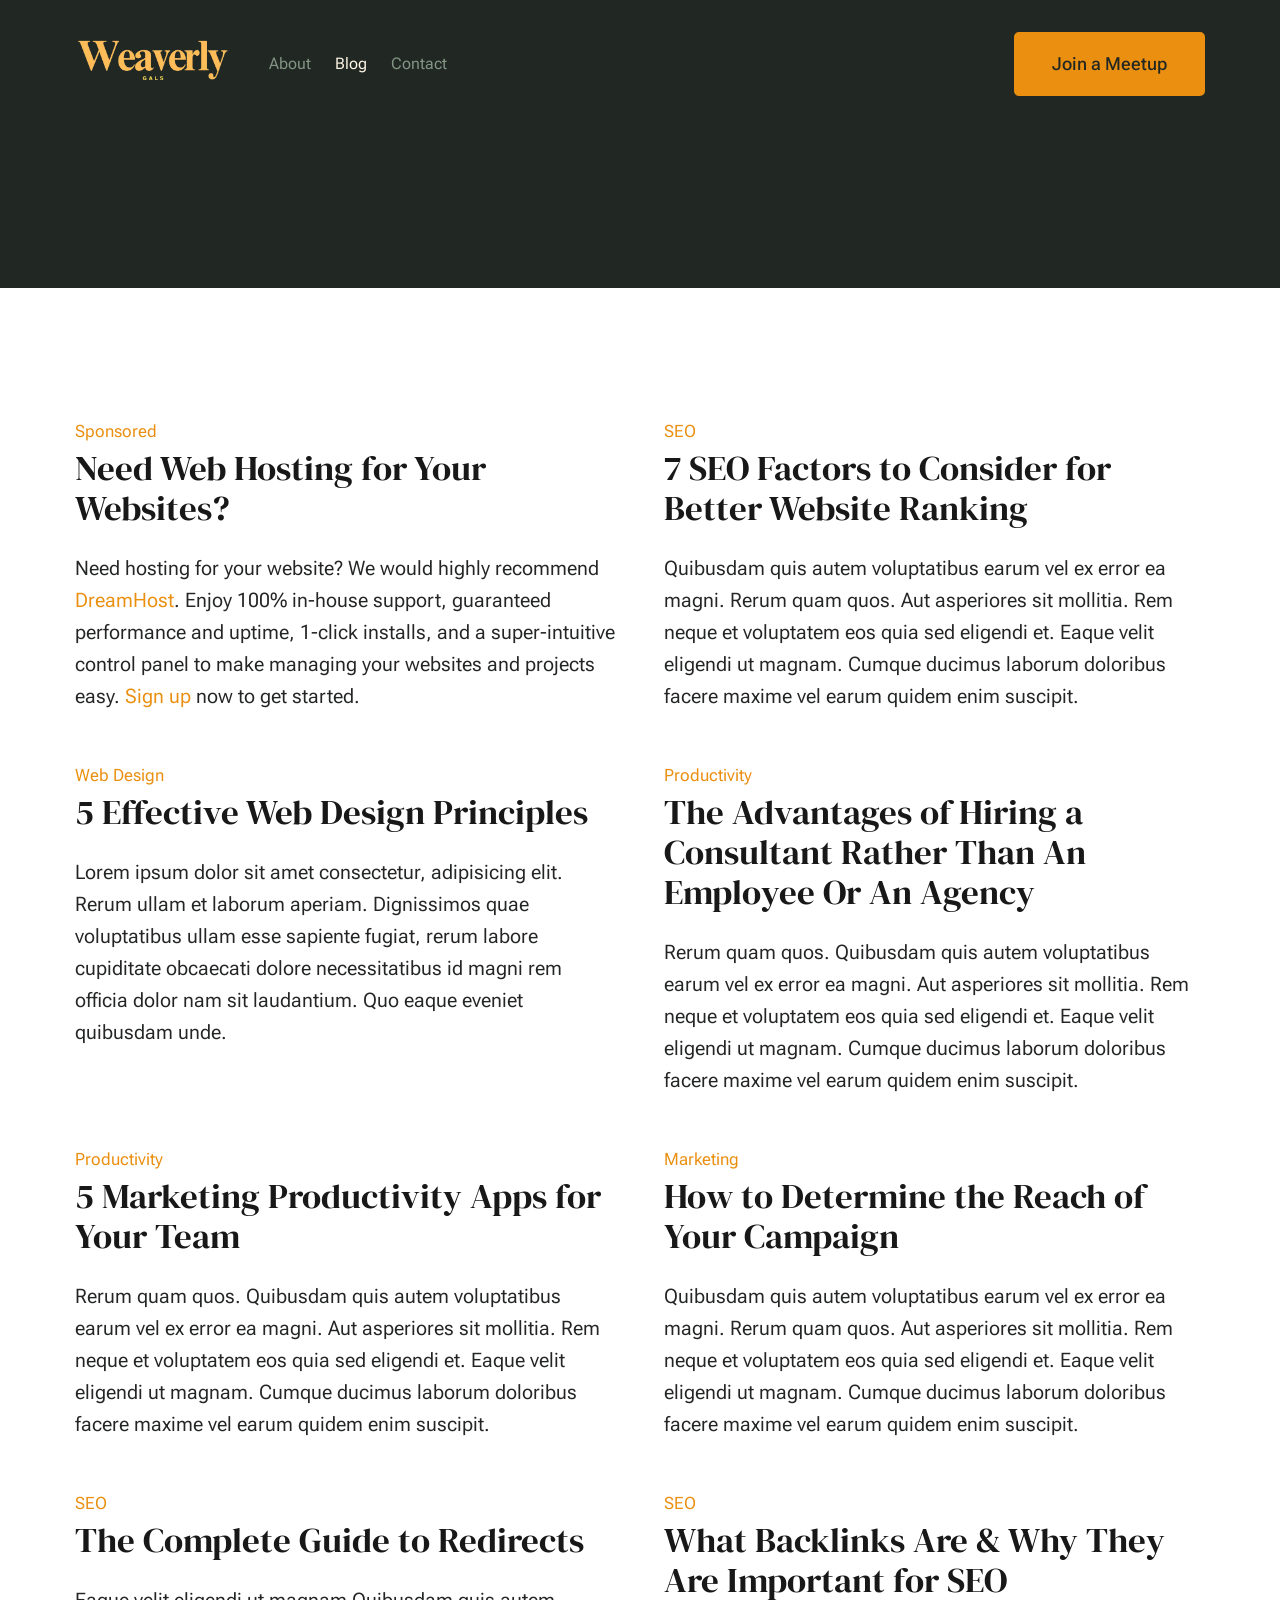
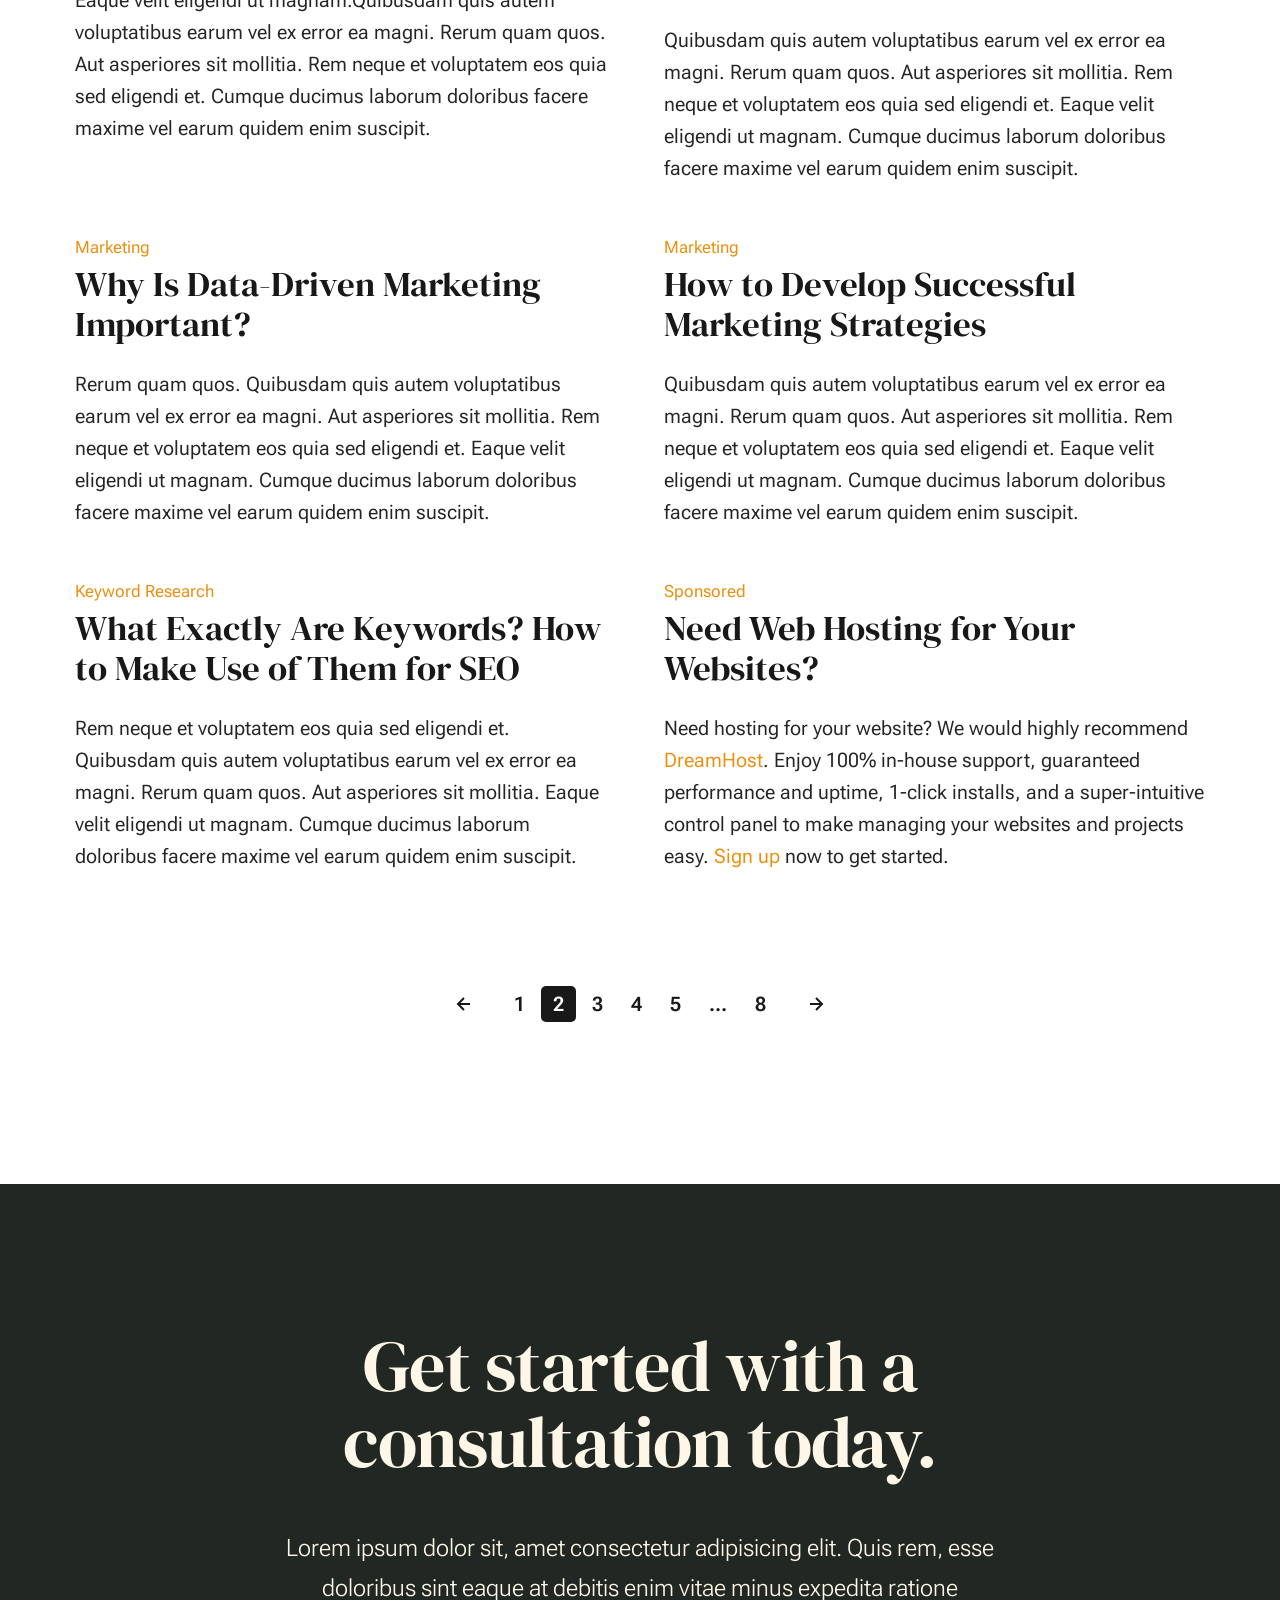
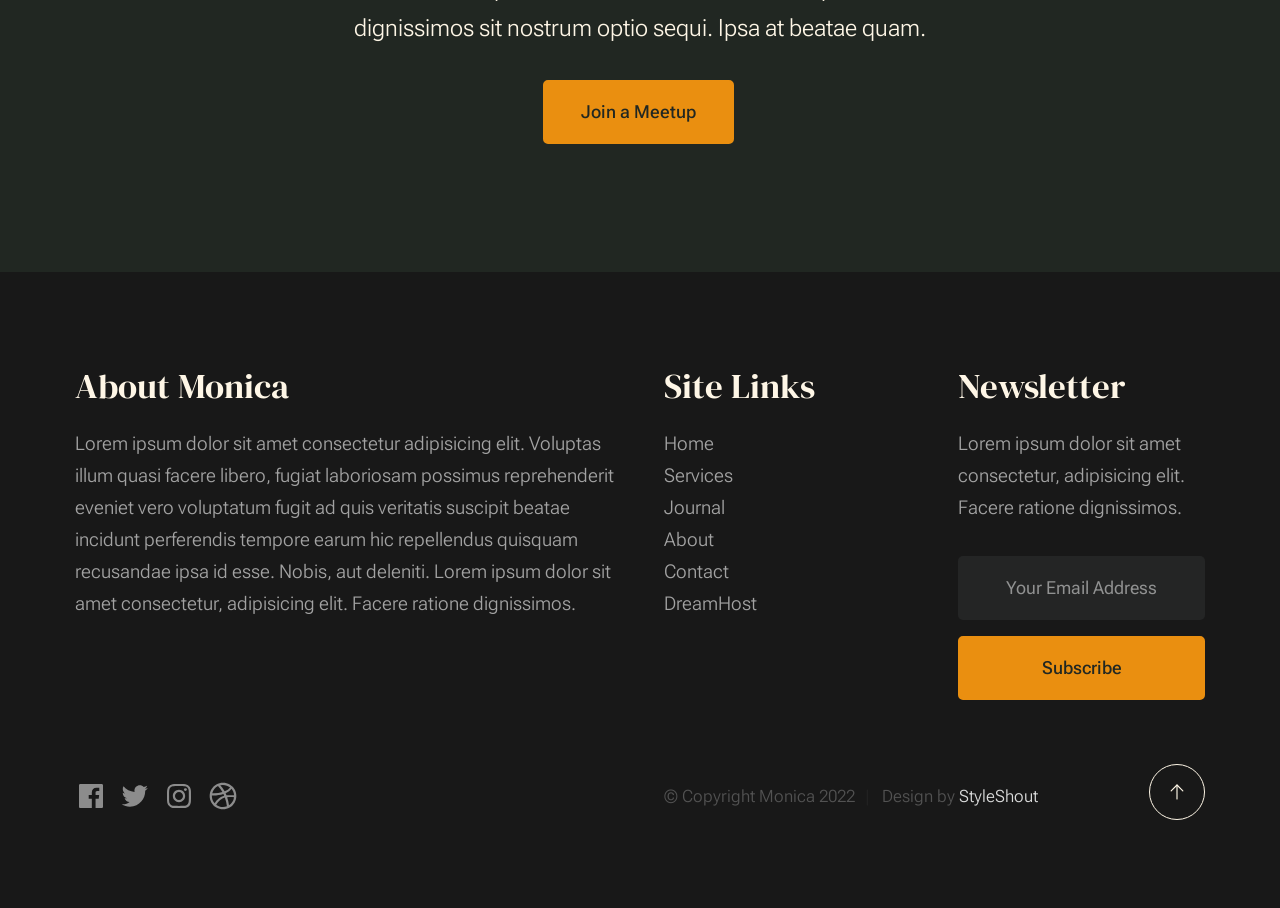
<file: blog.html>
<!DOCTYPE html>
<html lang="en" class="no-js" >
<head>

    <!--- basic page needs
    ================================================== -->
    <meta charset="utf-8">
    <meta name="viewport" content="width=device-width, initial-scale=1">
    <title>Blog - Monica</title>

    <script>
        document.documentElement.classList.remove('no-js');
        document.documentElement.classList.add('js');
    </script>

    <!-- CSS
    ================================================== -->
    <link rel="stylesheet" href="css/vendor.css">
    <link rel="stylesheet" href="css/styles.css">

    <!-- favicons
    ================================================== -->
    <link rel="apple-touch-icon" sizes="180x180" href="apple-touch-icon.png">
    <link rel="icon" type="image/png" sizes="32x32" href="favicon-32x32.png">
    <link rel="icon" type="image/png" sizes="16x16" href="favicon-16x16.png">
    <link rel="manifest" href="site.webmanifest">

</head>


<body id="top">


    <!-- preloader
    ================================================== -->
    <div id="preloader">
        <div id="loader" class="dots-fade">
            <div></div>
            <div></div>
            <div></div>
        </div>
    </div>


    <!-- page wrap
    ================================================== -->
    <div id="page" class="s-pagewrap">

        <!-- # site header 
        ================================================== -->
        <header class="s-header">

            <div class="row s-header__inner width-sixteen-col">

                <div class="s-header__block">
                    <div class="s-header__logo">
                        <a class="logo" href="index.html">
                            <img src="images/logo-rbg1.png" alt="Homepage" style="width: 150px; height: auto;">
                        </a>
                    </div>

                    <a class="s-header__menu-toggle" href="#0"><span>Menu</span></a>
                </div> <!-- end s-header__block -->

                <nav class="s-header__nav">
    
                    <ul class="s-header__menu-links">
                        <li><a href="about.html">About</a></li>
                        <!-- <li><a href="services.html">Services</a></li> -->
                        <li class="current"><a href="blog.html">Blog</a></li>
                        <li><a href="contact.html">Contact</a></li>
                    </ul> <!-- s-header__menu-links -->

                    <div class="s-header__contact">
                        <a href="contact.html" class="btn btn--primary s-header__contact-btn">Join a Meetup</a>                        
                    </div> <!-- s-header__contact -->
    
                </nav> <!-- end s-header__nav -->

            </div> <!-- end s-header__inner -->

        </header> <!-- end s-header -->


        <!-- # site main content
        ================================================== -->
        <section id="content" class="s-content">

               <section class="s-pageheader pageheader">
                    <div class="row">
                        <div class="column xl-4">
                        </div>
                    </div>
               </section>   

               <section class="s-pagecontent pagecontent">

                    <div class="row">
                        <div class="column xl-12 grid-block">          
        
                            <!-- <div class="grid-full">         -->
                                <div class="grid-full grid-list-items">

                                    <div class="grid-list-items__item blog-card">
                                        <div class="blog-card__header">
                                            <div class="blog-card__cat-links">
                                                <a href="blog.html">Sponsored</a>
                                            </div>
                                            <h3 class="blog-card__title"><a href="https://www.dreamhost.com/r.cgi?287326">Need Web Hosting for Your Websites?</a></h3>
                                        </div>
                                        <div class="blog-card__text">
                                            <p>
                                            Need hosting for your website? We would highly recommend <a href="https://www.dreamhost.com/r.cgi?287326">DreamHost</a>.
                                            Enjoy 100% in-house support, guaranteed performance and uptime, 1-click installs, and a super-intuitive control 
                                            panel to make managing your websites and projects easy. <a href="https://www.dreamhost.com/r.cgi?287326">Sign up</a> now to get started.
                                            </p>
                                        </div>
                                    </div> <!-- end blog-card -->
                                    <div class="grid-list-items__item blog-card">
                                        <div class="blog-card__header">
                                            <div class="blog-card__cat-links">
                                                <a href="blog.html">SEO</a>
                                            </div>
                                            <h3 class="blog-card__title"><a href="single.html">7 SEO Factors to Consider for Better Website Ranking</a></h3>
                                        </div>
                                        <div class="blog-card__text">
                                            <p>
                                            Quibusdam quis autem voluptatibus earum vel ex error ea magni. Rerum quam quos. Aut asperiores 
                                            sit mollitia. Rem neque et voluptatem eos quia sed eligendi et. Eaque velit eligendi ut 
                                            magnam. Cumque ducimus laborum doloribus facere maxime vel earum quidem enim suscipit.
                                            </p>
                                        </div>
                                    </div> <!-- end blog-card -->
                                    <div class="grid-list-items__item blog-card">
                                        <div class="blog-card__header">
                                            <div class="blog-card__cat-links">
                                                <a href="blog.html">Web Design</a>
                                            </div>
                                            <h3 class="blog-card__title"><a href="single.html">5 Effective Web Design Principles</a></h3>
                                        </div>
                                        <div class="blog-card__text">
                                            <p>
                                            Lorem ipsum dolor sit amet consectetur, adipisicing elit. Rerum ullam et laborum aperiam. 
                                            Dignissimos quae voluptatibus ullam esse sapiente fugiat, rerum labore cupiditate obcaecati 
                                            dolore necessitatibus id magni rem officia dolor nam sit laudantium. Quo eaque eveniet quibusdam unde. 
                                            </p>
                                        </div>
                                    </div> <!-- end blog card -->
                                    <div class="grid-list-items__item blog-card">
                                        <div class="blog-card__header">
                                            <div class="blog-card__cat-links">
                                                <a href="blog.html">Productivity</a>
                                            </div>
                                            <h3 class="blog-card__title"><a href="single.html">The Advantages of Hiring a Consultant Rather Than An Employee Or An Agency</a></h3>
                                        </div>
                                        <div class="blog-card__text">
                                            <p>
                                            Rerum quam quos. Quibusdam quis autem voluptatibus earum vel ex error ea magni. Aut asperiores 
                                            sit mollitia. Rem neque et voluptatem eos quia sed eligendi et. Eaque velit eligendi ut 
                                            magnam. Cumque ducimus laborum doloribus facere maxime vel earum quidem enim suscipit.
                                            </p>
                                        </div>
                                    </div> <!-- end blog-card -->
                                    <div class="grid-list-items__item blog-card">
                                        <div class="blog-card__header">
                                            <div class="blog-card__cat-links">
                                                <a href="blog.html">Productivity</a>
                                            </div>
                                            <h3 class="blog-card__title"><a href="single.html">5 Marketing Productivity Apps for Your Team</a></h3>
                                        </div>
                                        <div class="blog-card__text">
                                            <p>
                                            Rerum quam quos. Quibusdam quis autem voluptatibus earum vel ex error ea magni. Aut asperiores 
                                            sit mollitia. Rem neque et voluptatem eos quia sed eligendi et. Eaque velit eligendi ut 
                                            magnam. Cumque ducimus laborum doloribus facere maxime vel earum quidem enim suscipit.
                                            </p>
                                        </div>
                                    </div> <!-- end blog-card -->
                                    <div class="grid-list-items__item blog-card">
                                        <div class="blog-card__header">
                                            <div class="blog-card__cat-links">
                                                <a href="blog.html">Marketing</a>
                                            </div>
                                            <h3 class="blog-card__title"><a href="single.html">How to Determine the Reach of Your Campaign</a></h3>
                                        </div>
                                        <div class="blog-card__text">
                                            <p>
                                            Quibusdam quis autem voluptatibus earum vel ex error ea magni. Rerum quam quos. Aut asperiores 
                                            sit mollitia. Rem neque et voluptatem eos quia sed eligendi et. Eaque velit eligendi ut 
                                            magnam. Cumque ducimus laborum doloribus facere maxime vel earum quidem enim suscipit.
                                            </p>
                                        </div>
                                    </div> <!-- end blog-card -->
                                    <div class="grid-list-items__item blog-card">
                                        <div class="blog-card__header">
                                            <div class="blog-card__cat-links">
                                                <a href="blog.html">SEO</a>
                                            </div>
                                            <h3 class="blog-card__title"><a href="single.html">The Complete Guide to Redirects</a></h3>
                                        </div>
                                        <div class="blog-card__text">
                                            <p>
                                            Eaque velit eligendi ut magnam.Quibusdam quis autem voluptatibus earum vel 
                                            ex error ea magni. Rerum quam quos. Aut asperiores sit mollitia. Rem neque et 
                                            voluptatem eos quia sed eligendi et. Cumque ducimus laborum doloribus facere maxime 
                                            vel earum quidem enim suscipit.
                                            </p>
                                        </div>
                                    </div> <!-- end blog card -->
                                    <div class="grid-list-items__item blog-card">
                                        <div class="blog-card__header">
                                            <div class="blog-card__cat-links">
                                                <a href="blog.html">SEO</a>
                                            </div>
                                            <h3 class="blog-card__title"><a href="single.html">What Backlinks Are & Why They Are Important for SEO</a></h3>
                                        </div>
                                        <div class="blog-card__text">
                                            <p>
                                            Quibusdam quis autem voluptatibus earum vel ex error ea magni. Rerum quam quos. Aut asperiores 
                                            sit mollitia. Rem neque et voluptatem eos quia sed eligendi et. Eaque velit eligendi ut 
                                            magnam. Cumque ducimus laborum doloribus facere maxime vel earum quidem enim suscipit.
                                            </p>
                                        </div>
                                    </div> <!-- end blog-card -->
                                    <div class="grid-list-items__item blog-card">
                                        <div class="blog-card__header">
                                            <div class="blog-card__cat-links">
                                                <a href="blog.html">Marketing</a>
                                            </div>
                                            <h3 class="blog-card__title"><a href="single.html">Why Is Data-Driven Marketing Important?</a></h3>
                                        </div>
                                        <div class="blog-card__text">
                                            <p>
                                            Rerum quam quos. Quibusdam quis autem voluptatibus earum vel ex error ea magni. Aut asperiores 
                                            sit mollitia. Rem neque et voluptatem eos quia sed eligendi et. Eaque velit eligendi ut 
                                            magnam. Cumque ducimus laborum doloribus facere maxime vel earum quidem enim suscipit.
                                            </p>
                                        </div>
                                    </div> <!-- end blog card -->
                                    <div class="grid-list-items__item blog-card">
                                        <div class="blog-card__header">
                                            <div class="blog-card__cat-links">
                                                <a href="blog.html">Marketing</a>
                                            </div>
                                            <h3 class="blog-card__title"><a href="single.html">How to Develop Successful Marketing Strategies</a></h3>
                                        </div>
                                        <div class="blog-card__text">
                                            <p>
                                            Quibusdam quis autem voluptatibus earum vel ex error ea magni. Rerum quam quos. Aut asperiores 
                                            sit mollitia. Rem neque et voluptatem eos quia sed eligendi et. Eaque velit eligendi ut 
                                            magnam. Cumque ducimus laborum doloribus facere maxime vel earum quidem enim suscipit.
                                            </p>
                                        </div>
                                    </div> <!-- end blog-card -->
                                    <div class="grid-list-items__item blog-card">
                                        <div class="blog-card__header">
                                            <div class="blog-card__cat-links">
                                                <a href="blog.html">Keyword Research</a>
                                            </div>
                                            <h3 class="blog-card__title"><a href="single.html">What Exactly Are Keywords? How to Make Use of Them for SEO</a></h3>
                                        </div>
                                        <div class="blog-card__text">
                                            <p>
                                            Rem neque et voluptatem eos quia sed eligendi et. Quibusdam quis autem voluptatibus earum vel ex error ea magni. 
                                            Rerum quam quos. Aut asperiores sit mollitia. Eaque velit eligendi ut 
                                            magnam. Cumque ducimus laborum doloribus facere maxime vel earum quidem enim suscipit.
                                            </p>
                                        </div>
                                    </div> <!-- end blog-card -->
                                    <div class="grid-list-items__item blog-card">
                                        <div class="blog-card__header">
                                            <div class="blog-card__cat-links">
                                                <a href="blog.html">Sponsored</a>
                                            </div>
                                            <h3 class="blog-card__title"><a href="https://www.dreamhost.com/r.cgi?287326">Need Web Hosting for Your Websites?</a></h3>
                                        </div>
                                        <div class="blog-card__text">
                                            <p>
                                            Need hosting for your website? We would highly recommend <a href="https://www.dreamhost.com/r.cgi?287326">DreamHost</a>.
                                            Enjoy 100% in-house support, guaranteed performance and uptime, 1-click installs, and a super-intuitive control 
                                            panel to make managing your websites and projects easy. <a href="https://www.dreamhost.com/r.cgi?287326">Sign up</a> now to get started.
                                            </p>
                                        </div>
                                    </div> <!-- end blog card -->
        
                                </div> <!-- grid-list-items -->
                            <!-- </div>     -->

                        </div> <!-- end grid-block-->
                    </div> <!-- end row -->

                    <!-- pagination -->
                    <div class="row navigation pagination">
                        <div class="column xl-12">
                            <nav class="pgn">
                                <ul>
                                    <li>
                                        <a class="pgn__prev" href="#0">
                                            <svg xmlns="http://www.w3.org/2000/svg" width="24" height="24" viewBox="0 0 24 24"><path d="M12.707 17.293L8.414 13H18v-2H8.414l4.293-4.293-1.414-1.414L4.586 12l6.707 6.707z"/></svg>
                                        </a>
                                    </li>
                                    <li><a class="pgn__num" href="#0">1</a></li>
                                    <li><span class="pgn__num current">2</span></li>
                                    <li><a class="pgn__num" href="#0">3</a></li>
                                    <li><a class="pgn__num" href="#0">4</a></li>
                                    <li><a class="pgn__num" href="#0">5</a></li>
                                    <li><span class="pgn__num dots">…</span></li>
                                    <li><a class="pgn__num" href="#0">8</a></li>
                                    <li>
                                        <a class="pgn__next" href="#0">
                                            <svg xmlns="http://www.w3.org/2000/svg" width="24" height="24" viewBox="0 0 24 24"><path d="M11.293 17.293l1.414 1.414L19.414 12l-6.707-6.707-1.414 1.414L15.586 11H6v2h9.586z"/></svg>
                                        </a>
                                    </li>
                                </ul>
                            </nav>
                        </div> <!-- end column -->
                    </div> <!-- end pagination -->

               </section>

        </section> <!-- s-content-->

        <!-- # cta
        ================================================== -->
        <section id="cta" class="s-cta">

            <div class="row row-x-center text-center">
                <div class="column xl-8 lg-12">

                    <div class="s-cta__content">
                        <h2 class="text-display-title">
                        Get started with a consultation today.
                        </h2>
                        <p class="lead">
                        Lorem ipsum dolor sit, amet consectetur adipisicing elit. Quis rem, esse doloribus sint eaque at debitis enim vitae minus expedita ratione dignissimos sit nostrum optio sequi. Ipsa at beatae quam.
                        </p>
                        <a href="contact.html" class="btn btn--primary">Join a Meetup</a>
                    </div>

                </div>
            </div>

        </section> <!-- end s-cta -->


        <!-- # footer 
        ================================================== -->
        <footer class="s-footer">
            <div class="row s-footer__content">
                <div class="column xl-6 lg-6 md-12 s-footer__block s-footer__about">                    
                    <h3>About Monica</h3>
                    <p>
                    Lorem ipsum dolor sit amet consectetur adipisicing elit. Voluptas illum quasi facere libero, 
                    fugiat laboriosam possimus reprehenderit eveniet vero voluptatum fugit ad quis veritatis suscipit beatae 
                    incidunt perferendis tempore earum hic repellendus quisquam recusandae ipsa id esse. Nobis, aut deleniti.
                    Lorem ipsum dolor sit amet consectetur, adipisicing elit. Facere ratione dignissimos.
                    </p>               
                </div>                
                <div class="column xl-3 lg-6 md-12 s-footer__block s-footer__site-links">
                    <h3>Site Links</h3>
                    <ul class="link-list">
                        <li><a href="index.html">Home</a></li>
                        <li><a href="services.html">Services</a></li>
                        <li><a href="blog.html">Journal</a></li>
                        <li><a href="about.html">About</a></li>
                        <li><a href="contact.html">Contact</a></li>
                        <li><a href="https://www.dreamhost.com/r.cgi?287326">DreamHost</a></li>
                    </ul>
                </div>
                <div class="column xl-3 lg-6 md-12 tab-12 s-footer__block s-footer__newsletter">
                    <h3>Newsletter</h3>

                    <p>
                    Lorem ipsum dolor sit amet consectetur, adipisicing elit. Facere ratione dignissimos.
                    </p>

                    <div class="subscribe-form">
                        <form id="mc-form" class="mc-form">
                            <input type="email" name="EMAIL" id="mce-EMAIL" class="u-fullwidth text-center" placeholder="Your Email Address" title="The domain portion of the email address is invalid (the portion after the @)." pattern="^([^\x00-\x20\x22\x28\x29\x2c\x2e\x3a-\x3c\x3e\x40\x5b-\x5d\x7f-\xff]+|\x22([^\x0d\x22\x5c\x80-\xff]|\x5c[\x00-\x7f])*\x22)(\x2e([^\x00-\x20\x22\x28\x29\x2c\x2e\x3a-\x3c\x3e\x40\x5b-\x5d\x7f-\xff]+|\x22([^\x0d\x22\x5c\x80-\xff]|\x5c[\x00-\x7f])*\x22))*\x40([^\x00-\x20\x22\x28\x29\x2c\x2e\x3a-\x3c\x3e\x40\x5b-\x5d\x7f-\xff]+|\x5b([^\x0d\x5b-\x5d\x80-\xff]|\x5c[\x00-\x7f])*\x5d)(\x2e([^\x00-\x20\x22\x28\x29\x2c\x2e\x3a-\x3c\x3e\x40\x5b-\x5d\x7f-\xff]+|\x5b([^\x0d\x5b-\x5d\x80-\xff]|\x5c[\x00-\x7f])*\x5d))*(\.\w{2,})+$" required>
                            <input type="submit" name="subscribe" value="Subscribe" class="btn btn--primary btn--small u-fullwidth">
                            <!-- <div style="position: absolute; left: -5000px;" aria-hidden="true"><input type="text" name="b_cdb7b577e41181934ed6a6a44_9a91cfe7b3" tabindex="-1" value=""></div> -->
                            <div class="mc-status"></div>
                        </form>
                    </div>
                </div>
            </div>    
            
            <div class="row s-footer__bottom">
                <div class="column xl-6 lg-12">
                    <ul class="s-footer__social social-list">
                        <li>
                            <a href="#0">
                                <svg xmlns="http://www.w3.org/2000/svg" width="24" height="24" viewBox="0 0 24 24" style="fill:rgba(0, 0, 0, 1);transform:;-ms-filter:"><path d="M20,3H4C3.447,3,3,3.448,3,4v16c0,0.552,0.447,1,1,1h8.615v-6.96h-2.338v-2.725h2.338v-2c0-2.325,1.42-3.592,3.5-3.592 c0.699-0.002,1.399,0.034,2.095,0.107v2.42h-1.435c-1.128,0-1.348,0.538-1.348,1.325v1.735h2.697l-0.35,2.725h-2.348V21H20 c0.553,0,1-0.448,1-1V4C21,3.448,20.553,3,20,3z"></path></svg>
                                <span class="u-screen-reader-text">Facebook</span>
                            </a>
                        </li>
                        <li>
                            <a href="#0">
                                <svg xmlns="http://www.w3.org/2000/svg" width="24" height="24" viewBox="0 0 24 24" style="fill:rgba(0, 0, 0, 1);transform:;-ms-filter:"><path d="M19.633,7.997c0.013,0.175,0.013,0.349,0.013,0.523c0,5.325-4.053,11.461-11.46,11.461c-2.282,0-4.402-0.661-6.186-1.809 c0.324,0.037,0.636,0.05,0.973,0.05c1.883,0,3.616-0.636,5.001-1.721c-1.771-0.037-3.255-1.197-3.767-2.793 c0.249,0.037,0.499,0.062,0.761,0.062c0.361,0,0.724-0.05,1.061-0.137c-1.847-0.374-3.23-1.995-3.23-3.953v-0.05 c0.537,0.299,1.16,0.486,1.82,0.511C3.534,9.419,2.823,8.184,2.823,6.787c0-0.748,0.199-1.434,0.548-2.032 c1.983,2.443,4.964,4.04,8.306,4.215c-0.062-0.3-0.1-0.611-0.1-0.923c0-2.22,1.796-4.028,4.028-4.028 c1.16,0,2.207,0.486,2.943,1.272c0.91-0.175,1.782-0.512,2.556-0.973c-0.299,0.935-0.936,1.721-1.771,2.22 c0.811-0.088,1.597-0.312,2.319-0.624C21.104,6.712,20.419,7.423,19.633,7.997z"></path></svg>
                                <span class="u-screen-reader-text">Twitter</span>
                            </a>
                        </li>
                        <li>
                            <a href="#0">
                                <svg xmlns="http://www.w3.org/2000/svg" width="24" height="24" viewBox="0 0 24 24" style="fill:rgba(0, 0, 0, 1);transform:;-ms-filter:"><path d="M11.999,7.377c-2.554,0-4.623,2.07-4.623,4.623c0,2.554,2.069,4.624,4.623,4.624c2.552,0,4.623-2.07,4.623-4.624 C16.622,9.447,14.551,7.377,11.999,7.377L11.999,7.377z M11.999,15.004c-1.659,0-3.004-1.345-3.004-3.003 c0-1.659,1.345-3.003,3.004-3.003s3.002,1.344,3.002,3.003C15.001,13.659,13.658,15.004,11.999,15.004L11.999,15.004z"></path><circle cx="16.806" cy="7.207" r="1.078"></circle><path d="M20.533,6.111c-0.469-1.209-1.424-2.165-2.633-2.632c-0.699-0.263-1.438-0.404-2.186-0.42 c-0.963-0.042-1.268-0.054-3.71-0.054s-2.755,0-3.71,0.054C7.548,3.074,6.809,3.215,6.11,3.479C4.9,3.946,3.945,4.902,3.477,6.111 c-0.263,0.7-0.404,1.438-0.419,2.186c-0.043,0.962-0.056,1.267-0.056,3.71c0,2.442,0,2.753,0.056,3.71 c0.015,0.748,0.156,1.486,0.419,2.187c0.469,1.208,1.424,2.164,2.634,2.632c0.696,0.272,1.435,0.426,2.185,0.45 c0.963,0.042,1.268,0.055,3.71,0.055s2.755,0,3.71-0.055c0.747-0.015,1.486-0.157,2.186-0.419c1.209-0.469,2.164-1.424,2.633-2.633 c0.263-0.7,0.404-1.438,0.419-2.186c0.043-0.962,0.056-1.267,0.056-3.71s0-2.753-0.056-3.71C20.941,7.57,20.801,6.819,20.533,6.111z M19.315,15.643c-0.007,0.576-0.111,1.147-0.311,1.688c-0.305,0.787-0.926,1.409-1.712,1.711c-0.535,0.199-1.099,0.303-1.67,0.311 c-0.95,0.044-1.218,0.055-3.654,0.055c-2.438,0-2.687,0-3.655-0.055c-0.569-0.007-1.135-0.112-1.669-0.311 c-0.789-0.301-1.414-0.923-1.719-1.711c-0.196-0.534-0.302-1.099-0.311-1.669c-0.043-0.95-0.053-1.218-0.053-3.654 c0-2.437,0-2.686,0.053-3.655c0.007-0.576,0.111-1.146,0.311-1.687c0.305-0.789,0.93-1.41,1.719-1.712 c0.534-0.198,1.1-0.303,1.669-0.311c0.951-0.043,1.218-0.055,3.655-0.055c2.437,0,2.687,0,3.654,0.055 c0.571,0.007,1.135,0.112,1.67,0.311c0.786,0.303,1.407,0.925,1.712,1.712c0.196,0.534,0.302,1.099,0.311,1.669 c0.043,0.951,0.054,1.218,0.054,3.655c0,2.436,0,2.698-0.043,3.654H19.315z"></path></svg>
                                <span class="u-screen-reader-text">Instagram</span>
                            </a>
                        </li>
                        <li>
                            <a href="#0">
                                <svg xmlns="http://www.w3.org/2000/svg" width="24" height="24" viewBox="0 0 24 24" style="fill: rgba(0, 0, 0, 1);transform: ;msFilter:;"><path d="M20.66 6.98a9.932 9.932 0 0 0-3.641-3.64C15.486 2.447 13.813 2 12 2s-3.486.447-5.02 1.34c-1.533.893-2.747 2.107-3.64 3.64S2 10.187 2 12s.446 3.487 1.34 5.02a9.924 9.924 0 0 0 3.641 3.64C8.514 21.553 10.187 22 12 22s3.486-.447 5.02-1.34a9.932 9.932 0 0 0 3.641-3.64C21.554 15.487 22 13.813 22 12s-.446-3.487-1.34-5.02zM12 3.66c2 0 3.772.64 5.32 1.919-.92 1.174-2.286 2.14-4.1 2.9-1.002-1.813-2.088-3.327-3.261-4.54A7.715 7.715 0 0 1 12 3.66zM5.51 6.8a8.116 8.116 0 0 1 2.711-2.22c1.212 1.201 2.325 2.7 3.34 4.5-2 .6-4.114.9-6.341.9-.573 0-1.006-.013-1.3-.04A8.549 8.549 0 0 1 5.51 6.8zM3.66 12c0-.054.003-.12.01-.2.007-.08.01-.146.01-.2.254.014.641.02 1.161.02 2.666 0 5.146-.367 7.439-1.1.187.373.381.793.58 1.26-1.32.293-2.674 1.006-4.061 2.14S6.4 16.247 5.76 17.5c-1.4-1.587-2.1-3.42-2.1-5.5zM12 20.34c-1.894 0-3.594-.587-5.101-1.759.601-1.187 1.524-2.322 2.771-3.401 1.246-1.08 2.483-1.753 3.71-2.02a29.441 29.441 0 0 1 1.56 6.62 8.166 8.166 0 0 1-2.94.56zm7.08-3.96a8.351 8.351 0 0 1-2.58 2.621c-.24-2.08-.7-4.107-1.379-6.081.932-.066 1.765-.1 2.5-.1.799 0 1.686.034 2.659.1a8.098 8.098 0 0 1-1.2 3.46zm-1.24-5c-1.16 0-2.233.047-3.22.14a27.053 27.053 0 0 0-.68-1.62c2.066-.906 3.532-2.006 4.399-3.3 1.2 1.414 1.854 3.027 1.96 4.84-.812-.04-1.632-.06-2.459-.06z"></path></svg>
                                <span class="u-screen-reader-text">Dribbble</span>
                            </a>
                        </li>
                    </ul> <!-- end s-footer__social -->
                </div>
                <div class="column xl-6 lg-12">
                    <p class="ss-copyright">
                        <span>© Copyright Monica 2022</span> 
                        <span>Design by <a href="https://www.styleshout.com/">StyleShout</a></span>
                    </p>
                </div>

                <div class="ss-go-top">
                    <a class="smoothscroll" title="Back to Top" href="#top">
                        <svg xmlns="http://www.w3.org/2000/svg" viewBox="0 0 24 24" width="36" height="36" fill="none" stroke="#ffffff" stroke-width="1" stroke-linecap="round" stroke-linejoin="round">&lt;!--!  Atomicons Free 1.00 by @atisalab License - https://atomicons.com/license/ (Icons: CC BY 4.0) Copyright 2021 Atomicons --&gt;<polyline points="17 11 12 6 7 11"></polyline><line x1="12" y1="18" x2="12" y2="6"></line></svg>
                    </a>
                </div> <!-- end ss-go-top -->
            </div>
            
        </footer> <!-- end s-footer -->

    </div> <!-- end page-wrap -->

    <!-- Java Script
    ================================================== -->
    <script src="js/plugins.js"></script>
    <script src="js/main.js"></script>

</body>
</html>
</file>
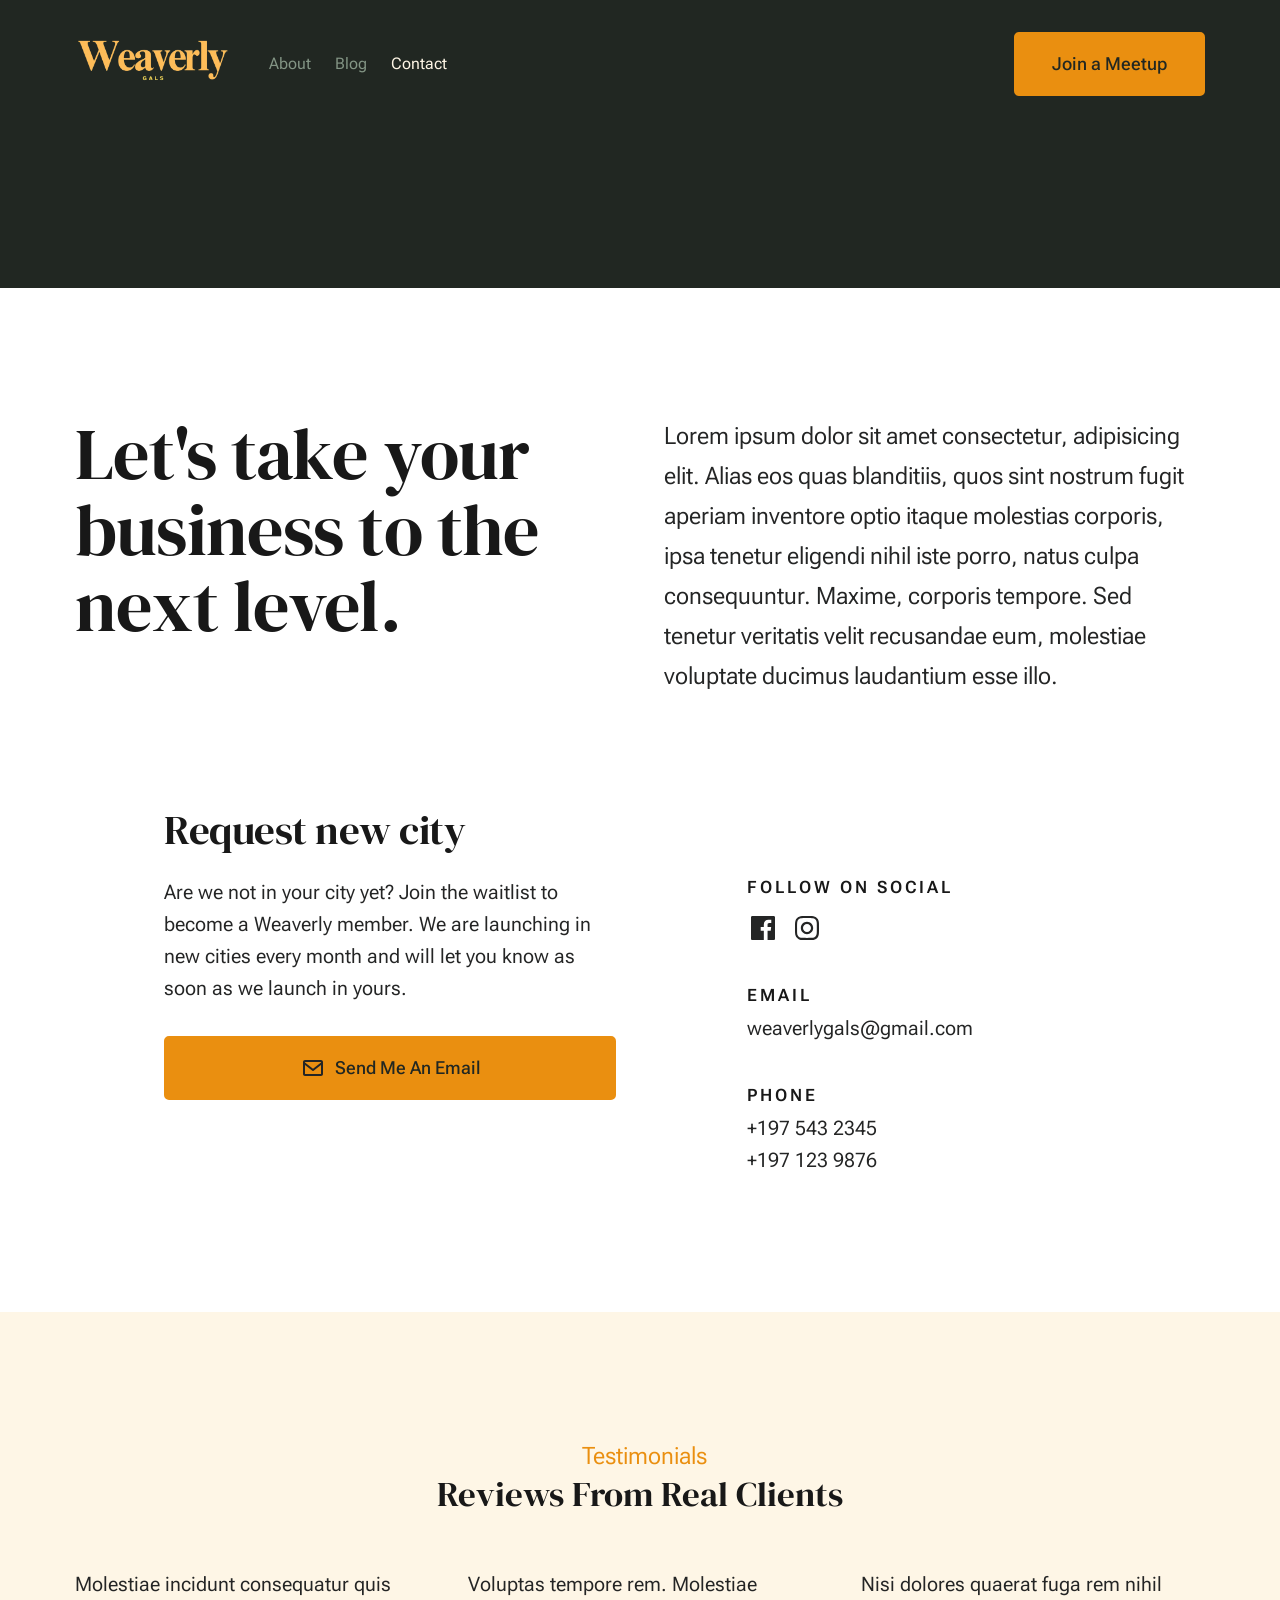
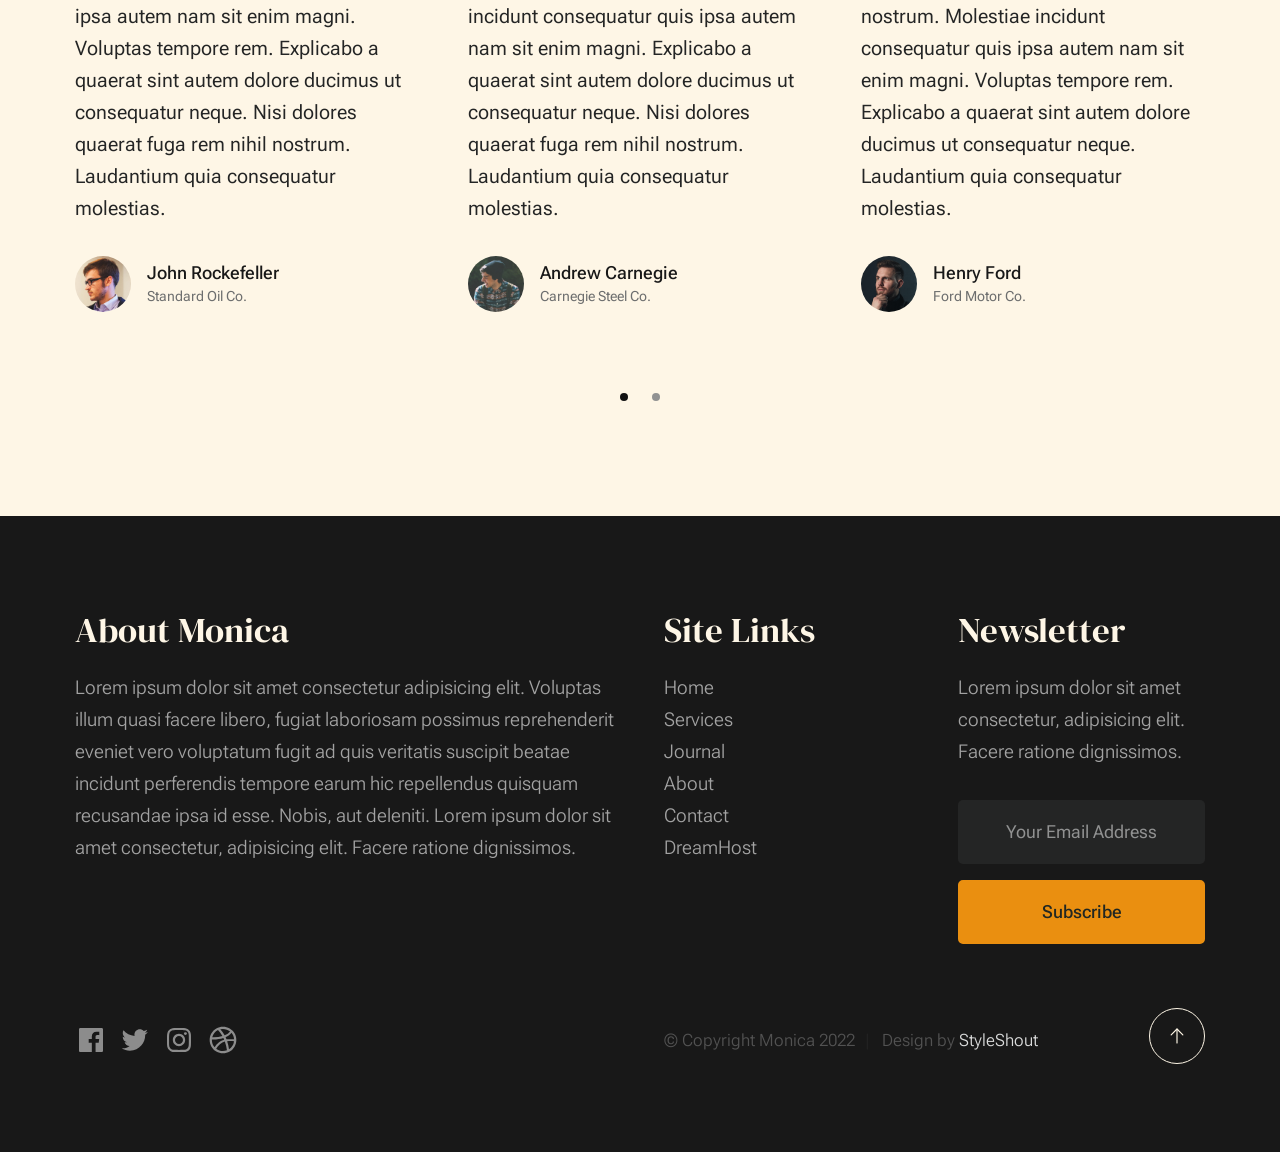
<file: contact.html>
<!DOCTYPE html>
<html lang="en" class="no-js" >
<head>

    <!--- basic page needs
    ================================================== -->
    <meta charset="utf-8">
    <meta name="viewport" content="width=device-width, initial-scale=1">
    <title>Contact</title>

    <script>
        document.documentElement.classList.remove('no-js');
        document.documentElement.classList.add('js');
    </script>

    <!-- CSS
    ================================================== -->
    <link rel="stylesheet" href="css/vendor.css">
    <link rel="stylesheet" href="css/styles.css">

    <!-- favicons
    ================================================== -->
    <link rel="apple-touch-icon" sizes="180x180" href="apple-touch-icon.png">
    <link rel="icon" type="image/png" sizes="32x32" href="favicon-32x32.png">
    <link rel="icon" type="image/png" sizes="16x16" href="favicon-16x16.png">
    <link rel="manifest" href="site.webmanifest">

</head>


<body id="top">


    <!-- preloader
    ================================================== -->
    <div id="preloader">
        <div id="loader" class="dots-fade">
            <div></div>
            <div></div>
            <div></div>
        </div>
    </div>


    <!-- page wrap
    ================================================== -->
    <div id="page" class="s-pagewrap">


        <!-- # site header 
        ================================================== -->
        <header class="s-header">
            <div class="row s-header__inner width-sixteen-col">

                <div class="s-header__block">
                    <div class="s-header__logo">
                        <a class="logo" href="index.html">
                            <img src="images/logo-rbg1.png" alt="Homepage" style="width: 150px; height: auto;">
                        </a>
                    </div>

                    <a class="s-header__menu-toggle" href="#0"><span>Menu</span></a>
                </div> <!-- end s-header__block -->

                <nav class="s-header__nav">
    
                    <ul class="s-header__menu-links">
                        <li><a href="about.html">About</a></li>
                        <!-- <li><a href="services.html">Services</a></li> -->
                        <li><a href="blog.html">Blog</a></li>
                        <li class="current"><a href="contact.html">Contact</a></li>
                    </ul> <!-- s-header__menu-links -->

                    <div class="s-header__contact">
                        <a href="contact.html" class="btn btn--primary s-header__contact-btn">Join a Meetup</a>                        
                    </div> <!-- s-header__contact -->
    
                </nav> <!-- end s-header__nav -->

            </div> <!-- end s-header__inner -->
        </header> <!-- end s-header -->


        <!-- # site main content
        ================================================== -->
        <section id="content" class="s-content">

               <section class="s-pageheader pageheader">
                    <div class="row">
                        <div class="column xl-4">                           
                        </div>
                    </div>
               </section> <!--pageheader -->  

               <section class="s-pagecontent pagecontent">

                    <div class="row pageintro">
                        <div class="column xl-6 lg-12">
                            <h3 class="text-display-title">Let's take your business to the next level.</h3>
                        </div>
                        <div class="column xl-6 lg-12 u-flexitem-x-right">
                            <p class="lead">
                            Lorem ipsum dolor sit amet consectetur, adipisicing elit. Alias eos quas blanditiis, quos sint nostrum fugit aperiam 
                            inventore optio itaque molestias corporis, ipsa tenetur eligendi nihil iste porro, natus culpa consequuntur. Maxime, 
                            corporis tempore. Sed tenetur veritatis velit recusandae eum, molestiae voluptate ducimus laudantium esse illo. 
                            </p>
                        </div>                       
                    </div> <!-- pageintro -->   
                    

                    <div class="row width-narrower pagemain">
                        <div class="column xl-12">
                            <h2>Request new city</h2>

                            <div class="row">
                                <div class="column xl-6 md-12 contact-cta">     
                                    <p>
                                    Are we not in your city yet? Join the waitlist to become a Weaverly member. 
                                    We are launching in new cities every month and will let you know as soon as we launch in yours.
                                    </p>
        
                                    <a href="mailto:#0" class="btn btn--primary u-fullwidth contact-btn">
                                        <svg xmlns="http://www.w3.org/2000/svg" width="24" height="24" viewBox="0 0 24 24" style="fill: rgba(0, 0, 0, 1);transform: ;msFilter:;"><path d="M20 4H4c-1.103 0-2 .897-2 2v12c0 1.103.897 2 2 2h16c1.103 0 2-.897 2-2V6c0-1.103-.897-2-2-2zm0 2v.511l-8 6.223-8-6.222V6h16zM4 18V9.044l7.386 5.745a.994.994 0 0 0 1.228 0L20 9.044 20.002 18H4z"></path></svg>
                                        Send Me An Email
                                    </a>
                                </div> 
                                <div class="column xl-5 md-12 u-flexitem-x-right">

                                    <div class="contact-block">
                                        <h6>Follow On Social</h6>
                                        <ul class="contact-social social-list">
                                            <li>
                                                <a href="#0">
                                                    <svg xmlns="http://www.w3.org/2000/svg" width="24" height="24" viewBox="0 0 24 24" style="fill:rgba(0, 0, 0, 1);transform:;-ms-filter:"><path d="M20,3H4C3.447,3,3,3.448,3,4v16c0,0.552,0.447,1,1,1h8.615v-6.96h-2.338v-2.725h2.338v-2c0-2.325,1.42-3.592,3.5-3.592 c0.699-0.002,1.399,0.034,2.095,0.107v2.42h-1.435c-1.128,0-1.348,0.538-1.348,1.325v1.735h2.697l-0.35,2.725h-2.348V21H20 c0.553,0,1-0.448,1-1V4C21,3.448,20.553,3,20,3z"></path></svg>
                                                    <span class="u-screen-reader-text">Facebook</span>
                                                </a>
                                            </li>

                                            <li>
                                                <a href="#0">
                                                    <svg xmlns="http://www.w3.org/2000/svg" width="24" height="24" viewBox="0 0 24 24" style="fill:rgba(0, 0, 0, 1);transform:;-ms-filter:"><path d="M11.999,7.377c-2.554,0-4.623,2.07-4.623,4.623c0,2.554,2.069,4.624,4.623,4.624c2.552,0,4.623-2.07,4.623-4.624 C16.622,9.447,14.551,7.377,11.999,7.377L11.999,7.377z M11.999,15.004c-1.659,0-3.004-1.345-3.004-3.003 c0-1.659,1.345-3.003,3.004-3.003s3.002,1.344,3.002,3.003C15.001,13.659,13.658,15.004,11.999,15.004L11.999,15.004z"></path><circle cx="16.806" cy="7.207" r="1.078"></circle><path d="M20.533,6.111c-0.469-1.209-1.424-2.165-2.633-2.632c-0.699-0.263-1.438-0.404-2.186-0.42 c-0.963-0.042-1.268-0.054-3.71-0.054s-2.755,0-3.71,0.054C7.548,3.074,6.809,3.215,6.11,3.479C4.9,3.946,3.945,4.902,3.477,6.111 c-0.263,0.7-0.404,1.438-0.419,2.186c-0.043,0.962-0.056,1.267-0.056,3.71c0,2.442,0,2.753,0.056,3.71 c0.015,0.748,0.156,1.486,0.419,2.187c0.469,1.208,1.424,2.164,2.634,2.632c0.696,0.272,1.435,0.426,2.185,0.45 c0.963,0.042,1.268,0.055,3.71,0.055s2.755,0,3.71-0.055c0.747-0.015,1.486-0.157,2.186-0.419c1.209-0.469,2.164-1.424,2.633-2.633 c0.263-0.7,0.404-1.438,0.419-2.186c0.043-0.962,0.056-1.267,0.056-3.71s0-2.753-0.056-3.71C20.941,7.57,20.801,6.819,20.533,6.111z M19.315,15.643c-0.007,0.576-0.111,1.147-0.311,1.688c-0.305,0.787-0.926,1.409-1.712,1.711c-0.535,0.199-1.099,0.303-1.67,0.311 c-0.95,0.044-1.218,0.055-3.654,0.055c-2.438,0-2.687,0-3.655-0.055c-0.569-0.007-1.135-0.112-1.669-0.311 c-0.789-0.301-1.414-0.923-1.719-1.711c-0.196-0.534-0.302-1.099-0.311-1.669c-0.043-0.95-0.053-1.218-0.053-3.654 c0-2.437,0-2.686,0.053-3.655c0.007-0.576,0.111-1.146,0.311-1.687c0.305-0.789,0.93-1.41,1.719-1.712 c0.534-0.198,1.1-0.303,1.669-0.311c0.951-0.043,1.218-0.055,3.655-0.055c2.437,0,2.687,0,3.654,0.055 c0.571,0.007,1.135,0.112,1.67,0.311c0.786,0.303,1.407,0.925,1.712,1.712c0.196,0.534,0.302,1.099,0.311,1.669 c0.043,0.951,0.054,1.218,0.054,3.655c0,2.436,0,2.698-0.043,3.654H19.315z"></path></svg>
                                                    <span class="u-screen-reader-text">Instagram</span>
                                                </a>
                                            </li>
                                        </ul> <!-- end s-footer__social -->
                                    </div>

                                    <div class="contact-block">
                                        <h6>Email</h6>
                                        <a href="mailto:#0">weaverlygals@gmail.com</a>
                                    </div>

                                    <div class="contact-block">
                                        <h6>Phone</h6>
                                        <ul class="contact-list">
                                            <li><a href="tel:197-543-2345">+197 543 2345</a></li>
                                            <li><a href="tel:197-123-9876">+197 123 9876</a></li>
                                        </ul>
                                    </div>

                                </div>
                            </div>
                        </div>                        
                    </div> <!-- end pagemain -->

               </section> <!-- pagecontent -->

               <section class="s-testimonials">

                    <div class="s-testimonials__header row row-x-center text-center">
                        <div class="column xl-8 lg-12">
        
                            <p class="text-pretitle">
                            Testimonials
                            </p>
                            <h3>
                            Reviews From Real Clients
                            </h3>                        
        
                        </div>
                    </div> <!--end s-testimonials__header -->

                    <div class="row s-testimonials__content">
                        <div class="column xl-12 testimonials">

                            <div class="swiper-container testimonials__slider page-slider">

                                <div class="swiper-wrapper">
                                    <div class="testimonials__slide swiper-slide">
                                        <p>
                                        Molestiae incidunt consequatur quis ipsa autem nam sit enim magni. Voluptas tempore rem. 
                                        Explicabo a quaerat sint autem dolore ducimus ut consequatur neque. Nisi dolores quaerat fuga rem nihil nostrum.
                                        Laudantium quia consequatur molestias.
                                        </p>
                                        <div class="testimonials__author">
                                            <img src="images/avatars/user-01.jpg" alt="Author image" class="testimonials__avatar">
                                            <cite class="testimonials__cite">
                                                <strong>John Rockefeller</strong>
                                                <span>Standard Oil Co.</span>
                                            </cite>
                                        </div>
                                    </div>
                                    <div class="testimonials__slide swiper-slide">
                                        <p>
                                        Voluptas tempore rem. Molestiae incidunt consequatur quis ipsa autem nam sit enim magni. 
                                        Explicabo a quaerat sint autem dolore ducimus ut consequatur neque. Nisi dolores quaerat fuga rem nihil nostrum.
                                        Laudantium quia consequatur molestias.
                                        </p>
                                        <div class="testimonials__author">
                                            <img src="images/avatars/user-04.jpg" alt="Author image" class="testimonials__avatar">
                                            <cite class="testimonials__cite">
                                                <strong>Andrew Carnegie</strong>
                                                <span>Carnegie Steel Co.</span>
                                            </cite>
                                        </div>
                                    </div>
                                    <div class="testimonials__slide swiper-slide">
                                        <p>
                                        Nisi dolores quaerat fuga rem nihil nostrum. Molestiae incidunt consequatur quis ipsa autem nam sit enim magni. 
                                        Voluptas tempore rem. Explicabo a quaerat sint autem dolore ducimus ut consequatur neque. 
                                        Laudantium quia consequatur molestias.
                                        </p>
                                        <div class="testimonials__author">
                                            <img src="images/avatars/user-06.jpg" alt="Author image" class="testimonials__avatar">
                                            <cite class="testimonials__cite">
                                                <strong>Henry Ford</strong>
                                                <span>Ford Motor Co.</span>
                                            </cite>
                                        </div>
                                    </div>
                                    <div class="testimonials__slide swiper-slide">
                                        <p>
                                        Molestiae incidunt consequatur quis ipsa autem nam sit enim magni. Voluptas tempore rem. 
                                        Explicabo a quaerat sint autem dolore ducimus ut consequatur neque. Nisi dolores quaerat fuga rem nihil nostrum.
                                        Laudantium quia consequatur molestias.
                                        </p>
                                        <div class="testimonials__author">
                                            <img src="images/avatars/user-02.jpg" alt="Author image" class="testimonials__avatar">
                                            <cite class="testimonials__cite">
                                                <strong>John Morgan</strong>
                                                <span>JP Morgan & Co.</span>
                                            </cite>
                                        </div>
                                    </div> 
                                </div> <!-- end swiper-wrapper --> 

                                <div class="swiper-pagination"></div>

                            </div> <!--end testimonials__slider --> 

                        </div> <!-- testimonials -->
                    </div> <!--end s-testimonials__content -->

               </section> <!-- end s-testimonials -->

        </section> <!-- s-content-->

        <!-- # footer 
        ================================================== -->
        <footer class="s-footer">
            <div class="row s-footer__content">
                <div class="column xl-6 lg-6 md-12 s-footer__block s-footer__about">                    
                    <h3>About Monica</h3>
                    <p>
                    Lorem ipsum dolor sit amet consectetur adipisicing elit. Voluptas illum quasi facere libero, 
                    fugiat laboriosam possimus reprehenderit eveniet vero voluptatum fugit ad quis veritatis suscipit beatae 
                    incidunt perferendis tempore earum hic repellendus quisquam recusandae ipsa id esse. Nobis, aut deleniti.
                    Lorem ipsum dolor sit amet consectetur, adipisicing elit. Facere ratione dignissimos.
                    </p>               
                </div>                
                <div class="column xl-3 lg-6 md-12 s-footer__block s-footer__site-links">
                    <h3>Site Links</h3>
                    <ul class="link-list">
                        <li><a href="index.html">Home</a></li>
                        <li><a href="services.html">Services</a></li>
                        <li><a href="blog.html">Journal</a></li>
                        <li><a href="about.html">About</a></li>
                        <li><a href="contact.html">Contact</a></li>
                        <li><a href="https://www.dreamhost.com/r.cgi?287326">DreamHost</a></li>
                    </ul>
                </div>
                <div class="column xl-3 lg-6 md-12 tab-12 s-footer__block s-footer__newsletter">
                    <h3>Newsletter</h3>

                    <p>
                    Lorem ipsum dolor sit amet consectetur, adipisicing elit. Facere ratione dignissimos.
                    </p>

                    <div class="subscribe-form">
                        <form id="mc-form" class="mc-form">
                            <input type="email" name="EMAIL" id="mce-EMAIL" class="u-fullwidth text-center" placeholder="Your Email Address" title="The domain portion of the email address is invalid (the portion after the @)." pattern="^([^\x00-\x20\x22\x28\x29\x2c\x2e\x3a-\x3c\x3e\x40\x5b-\x5d\x7f-\xff]+|\x22([^\x0d\x22\x5c\x80-\xff]|\x5c[\x00-\x7f])*\x22)(\x2e([^\x00-\x20\x22\x28\x29\x2c\x2e\x3a-\x3c\x3e\x40\x5b-\x5d\x7f-\xff]+|\x22([^\x0d\x22\x5c\x80-\xff]|\x5c[\x00-\x7f])*\x22))*\x40([^\x00-\x20\x22\x28\x29\x2c\x2e\x3a-\x3c\x3e\x40\x5b-\x5d\x7f-\xff]+|\x5b([^\x0d\x5b-\x5d\x80-\xff]|\x5c[\x00-\x7f])*\x5d)(\x2e([^\x00-\x20\x22\x28\x29\x2c\x2e\x3a-\x3c\x3e\x40\x5b-\x5d\x7f-\xff]+|\x5b([^\x0d\x5b-\x5d\x80-\xff]|\x5c[\x00-\x7f])*\x5d))*(\.\w{2,})+$" required>
                            <input type="submit" name="subscribe" value="Subscribe" class="btn btn--primary btn--small u-fullwidth">
                            <!-- <div style="position: absolute; left: -5000px;" aria-hidden="true"><input type="text" name="b_cdb7b577e41181934ed6a6a44_9a91cfe7b3" tabindex="-1" value=""></div> -->
                            <div class="mc-status"></div>
                        </form>
                    </div>
                </div>
            </div>    
            
            <div class="row s-footer__bottom">
                <div class="column xl-6 lg-12">
                    <ul class="s-footer__social social-list">
                        <li>
                            <a href="#0">
                                <svg xmlns="http://www.w3.org/2000/svg" width="24" height="24" viewBox="0 0 24 24" style="fill:rgba(0, 0, 0, 1);transform:;-ms-filter:"><path d="M20,3H4C3.447,3,3,3.448,3,4v16c0,0.552,0.447,1,1,1h8.615v-6.96h-2.338v-2.725h2.338v-2c0-2.325,1.42-3.592,3.5-3.592 c0.699-0.002,1.399,0.034,2.095,0.107v2.42h-1.435c-1.128,0-1.348,0.538-1.348,1.325v1.735h2.697l-0.35,2.725h-2.348V21H20 c0.553,0,1-0.448,1-1V4C21,3.448,20.553,3,20,3z"></path></svg>
                                <span class="u-screen-reader-text">Facebook</span>
                            </a>
                        </li>
                        <li>
                            <a href="#0">
                                <svg xmlns="http://www.w3.org/2000/svg" width="24" height="24" viewBox="0 0 24 24" style="fill:rgba(0, 0, 0, 1);transform:;-ms-filter:"><path d="M19.633,7.997c0.013,0.175,0.013,0.349,0.013,0.523c0,5.325-4.053,11.461-11.46,11.461c-2.282,0-4.402-0.661-6.186-1.809 c0.324,0.037,0.636,0.05,0.973,0.05c1.883,0,3.616-0.636,5.001-1.721c-1.771-0.037-3.255-1.197-3.767-2.793 c0.249,0.037,0.499,0.062,0.761,0.062c0.361,0,0.724-0.05,1.061-0.137c-1.847-0.374-3.23-1.995-3.23-3.953v-0.05 c0.537,0.299,1.16,0.486,1.82,0.511C3.534,9.419,2.823,8.184,2.823,6.787c0-0.748,0.199-1.434,0.548-2.032 c1.983,2.443,4.964,4.04,8.306,4.215c-0.062-0.3-0.1-0.611-0.1-0.923c0-2.22,1.796-4.028,4.028-4.028 c1.16,0,2.207,0.486,2.943,1.272c0.91-0.175,1.782-0.512,2.556-0.973c-0.299,0.935-0.936,1.721-1.771,2.22 c0.811-0.088,1.597-0.312,2.319-0.624C21.104,6.712,20.419,7.423,19.633,7.997z"></path></svg>
                                <span class="u-screen-reader-text">Twitter</span>
                            </a>
                        </li>
                        <li>
                            <a href="#0">
                                <svg xmlns="http://www.w3.org/2000/svg" width="24" height="24" viewBox="0 0 24 24" style="fill:rgba(0, 0, 0, 1);transform:;-ms-filter:"><path d="M11.999,7.377c-2.554,0-4.623,2.07-4.623,4.623c0,2.554,2.069,4.624,4.623,4.624c2.552,0,4.623-2.07,4.623-4.624 C16.622,9.447,14.551,7.377,11.999,7.377L11.999,7.377z M11.999,15.004c-1.659,0-3.004-1.345-3.004-3.003 c0-1.659,1.345-3.003,3.004-3.003s3.002,1.344,3.002,3.003C15.001,13.659,13.658,15.004,11.999,15.004L11.999,15.004z"></path><circle cx="16.806" cy="7.207" r="1.078"></circle><path d="M20.533,6.111c-0.469-1.209-1.424-2.165-2.633-2.632c-0.699-0.263-1.438-0.404-2.186-0.42 c-0.963-0.042-1.268-0.054-3.71-0.054s-2.755,0-3.71,0.054C7.548,3.074,6.809,3.215,6.11,3.479C4.9,3.946,3.945,4.902,3.477,6.111 c-0.263,0.7-0.404,1.438-0.419,2.186c-0.043,0.962-0.056,1.267-0.056,3.71c0,2.442,0,2.753,0.056,3.71 c0.015,0.748,0.156,1.486,0.419,2.187c0.469,1.208,1.424,2.164,2.634,2.632c0.696,0.272,1.435,0.426,2.185,0.45 c0.963,0.042,1.268,0.055,3.71,0.055s2.755,0,3.71-0.055c0.747-0.015,1.486-0.157,2.186-0.419c1.209-0.469,2.164-1.424,2.633-2.633 c0.263-0.7,0.404-1.438,0.419-2.186c0.043-0.962,0.056-1.267,0.056-3.71s0-2.753-0.056-3.71C20.941,7.57,20.801,6.819,20.533,6.111z M19.315,15.643c-0.007,0.576-0.111,1.147-0.311,1.688c-0.305,0.787-0.926,1.409-1.712,1.711c-0.535,0.199-1.099,0.303-1.67,0.311 c-0.95,0.044-1.218,0.055-3.654,0.055c-2.438,0-2.687,0-3.655-0.055c-0.569-0.007-1.135-0.112-1.669-0.311 c-0.789-0.301-1.414-0.923-1.719-1.711c-0.196-0.534-0.302-1.099-0.311-1.669c-0.043-0.95-0.053-1.218-0.053-3.654 c0-2.437,0-2.686,0.053-3.655c0.007-0.576,0.111-1.146,0.311-1.687c0.305-0.789,0.93-1.41,1.719-1.712 c0.534-0.198,1.1-0.303,1.669-0.311c0.951-0.043,1.218-0.055,3.655-0.055c2.437,0,2.687,0,3.654,0.055 c0.571,0.007,1.135,0.112,1.67,0.311c0.786,0.303,1.407,0.925,1.712,1.712c0.196,0.534,0.302,1.099,0.311,1.669 c0.043,0.951,0.054,1.218,0.054,3.655c0,2.436,0,2.698-0.043,3.654H19.315z"></path></svg>
                                <span class="u-screen-reader-text">Instagram</span>
                            </a>
                        </li>
                        <li>
                            <a href="#0">
                                <svg xmlns="http://www.w3.org/2000/svg" width="24" height="24" viewBox="0 0 24 24" style="fill: rgba(0, 0, 0, 1);transform: ;msFilter:;"><path d="M20.66 6.98a9.932 9.932 0 0 0-3.641-3.64C15.486 2.447 13.813 2 12 2s-3.486.447-5.02 1.34c-1.533.893-2.747 2.107-3.64 3.64S2 10.187 2 12s.446 3.487 1.34 5.02a9.924 9.924 0 0 0 3.641 3.64C8.514 21.553 10.187 22 12 22s3.486-.447 5.02-1.34a9.932 9.932 0 0 0 3.641-3.64C21.554 15.487 22 13.813 22 12s-.446-3.487-1.34-5.02zM12 3.66c2 0 3.772.64 5.32 1.919-.92 1.174-2.286 2.14-4.1 2.9-1.002-1.813-2.088-3.327-3.261-4.54A7.715 7.715 0 0 1 12 3.66zM5.51 6.8a8.116 8.116 0 0 1 2.711-2.22c1.212 1.201 2.325 2.7 3.34 4.5-2 .6-4.114.9-6.341.9-.573 0-1.006-.013-1.3-.04A8.549 8.549 0 0 1 5.51 6.8zM3.66 12c0-.054.003-.12.01-.2.007-.08.01-.146.01-.2.254.014.641.02 1.161.02 2.666 0 5.146-.367 7.439-1.1.187.373.381.793.58 1.26-1.32.293-2.674 1.006-4.061 2.14S6.4 16.247 5.76 17.5c-1.4-1.587-2.1-3.42-2.1-5.5zM12 20.34c-1.894 0-3.594-.587-5.101-1.759.601-1.187 1.524-2.322 2.771-3.401 1.246-1.08 2.483-1.753 3.71-2.02a29.441 29.441 0 0 1 1.56 6.62 8.166 8.166 0 0 1-2.94.56zm7.08-3.96a8.351 8.351 0 0 1-2.58 2.621c-.24-2.08-.7-4.107-1.379-6.081.932-.066 1.765-.1 2.5-.1.799 0 1.686.034 2.659.1a8.098 8.098 0 0 1-1.2 3.46zm-1.24-5c-1.16 0-2.233.047-3.22.14a27.053 27.053 0 0 0-.68-1.62c2.066-.906 3.532-2.006 4.399-3.3 1.2 1.414 1.854 3.027 1.96 4.84-.812-.04-1.632-.06-2.459-.06z"></path></svg>
                                <span class="u-screen-reader-text">Dribbble</span>
                            </a>
                        </li>
                    </ul> <!-- end s-footer__social -->
                </div>
                <div class="column xl-6 lg-12">
                    <p class="ss-copyright">
                        <span>© Copyright Monica 2022</span> 
                        <span>Design by <a href="https://www.styleshout.com/">StyleShout</a></span>
                    </p>
                </div>

                <div class="ss-go-top">
                    <a class="smoothscroll" title="Back to Top" href="#top">
                        <svg xmlns="http://www.w3.org/2000/svg" viewBox="0 0 24 24" width="36" height="36" fill="none" stroke="#ffffff" stroke-width="1" stroke-linecap="round" stroke-linejoin="round">&lt;!--!  Atomicons Free 1.00 by @atisalab License - https://atomicons.com/license/ (Icons: CC BY 4.0) Copyright 2021 Atomicons --&gt;<polyline points="17 11 12 6 7 11"></polyline><line x1="12" y1="18" x2="12" y2="6"></line></svg>
                    </a>
                </div> <!-- end ss-go-top -->
            </div>
            
        </footer> <!-- end s-footer -->

    </div> <!-- end page-wrap -->

    <!-- Java Script
    ================================================== -->
    <script src="js/plugins.js"></script>
    <script src="js/main.js"></script>

</body>
</html>
</file>
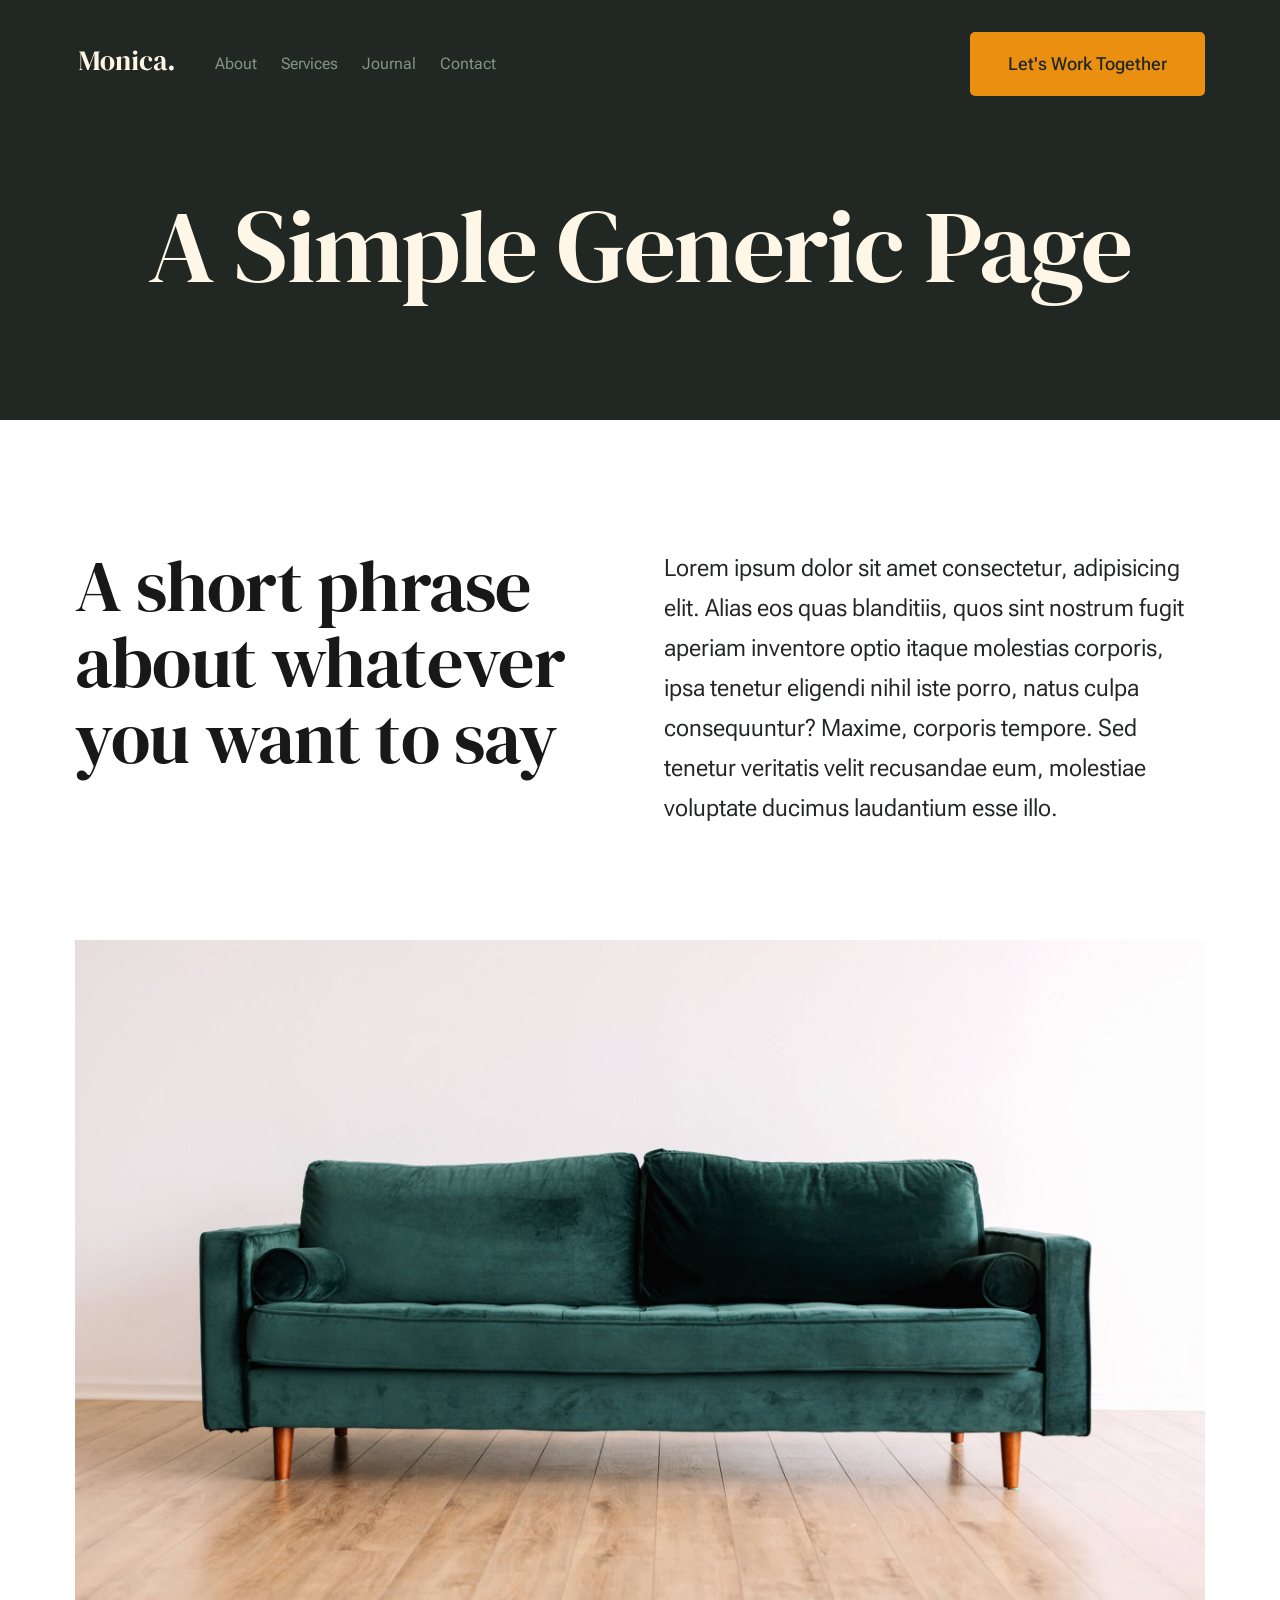
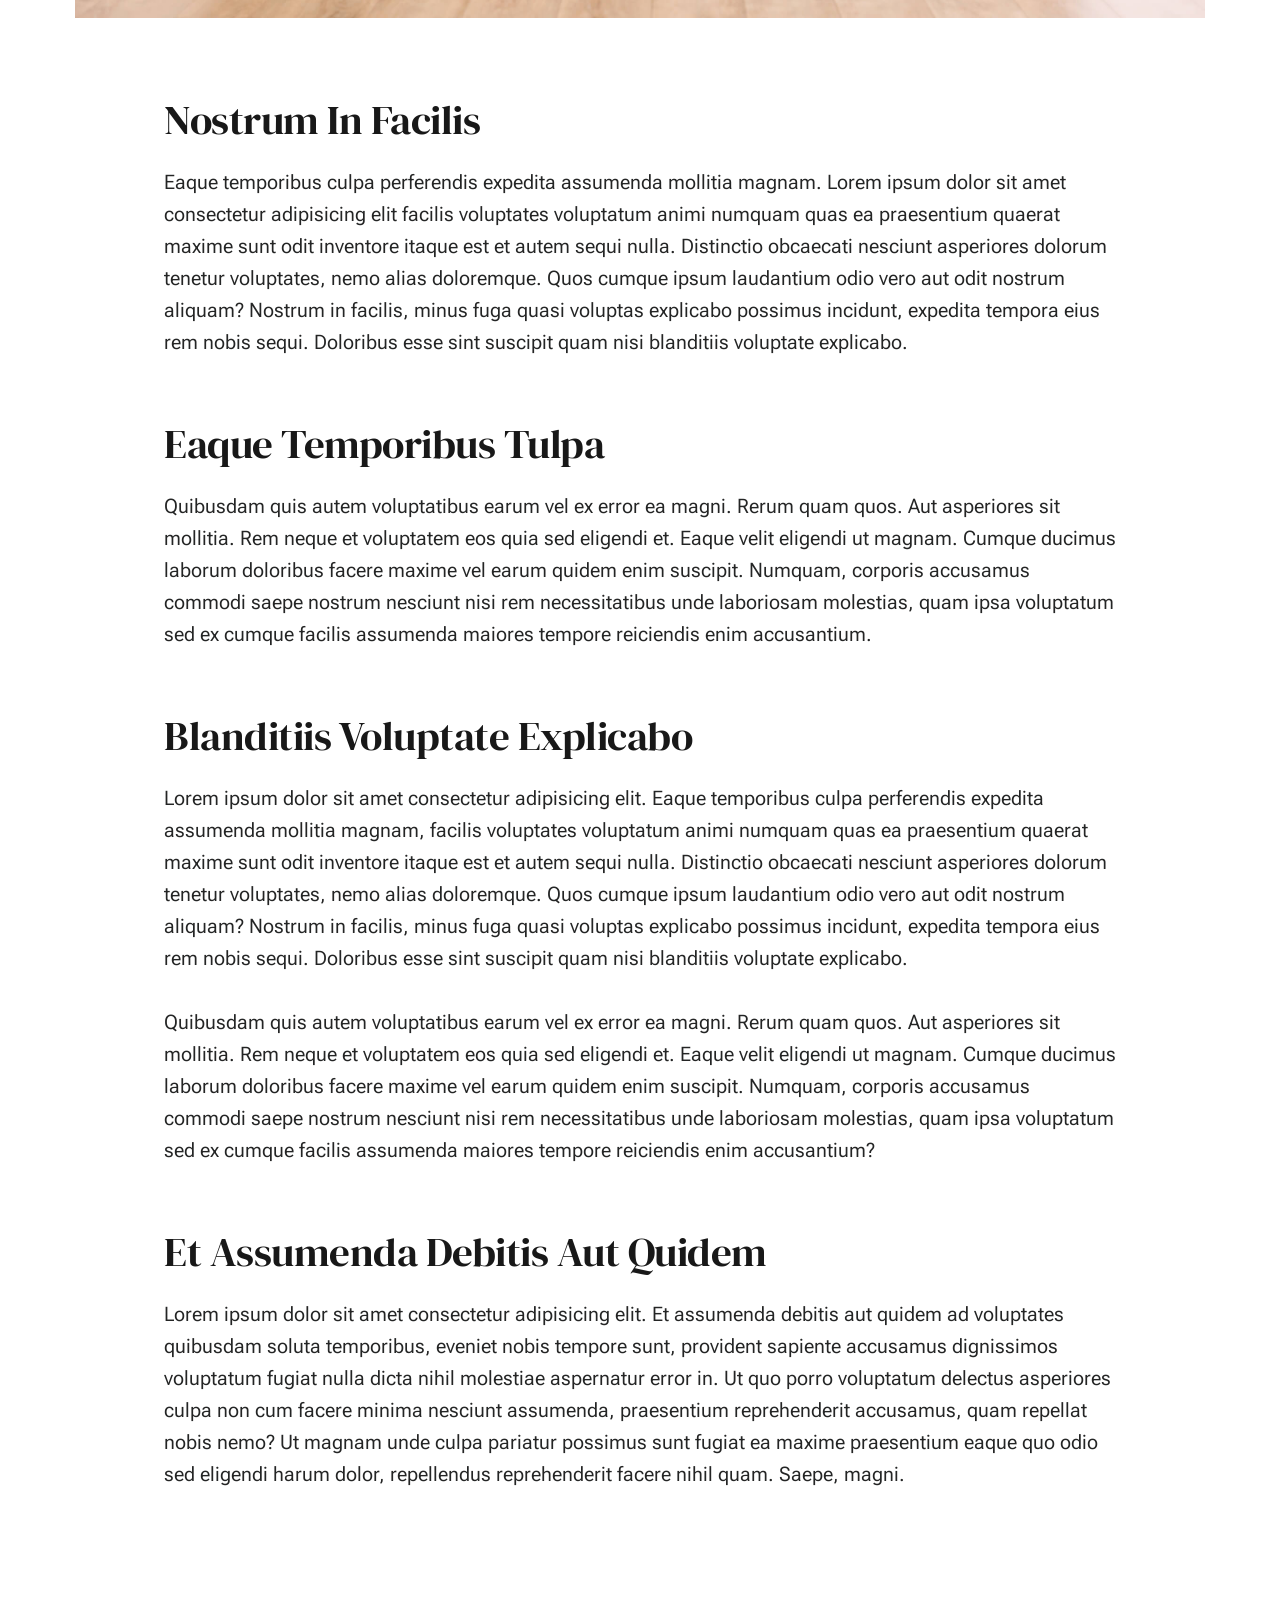
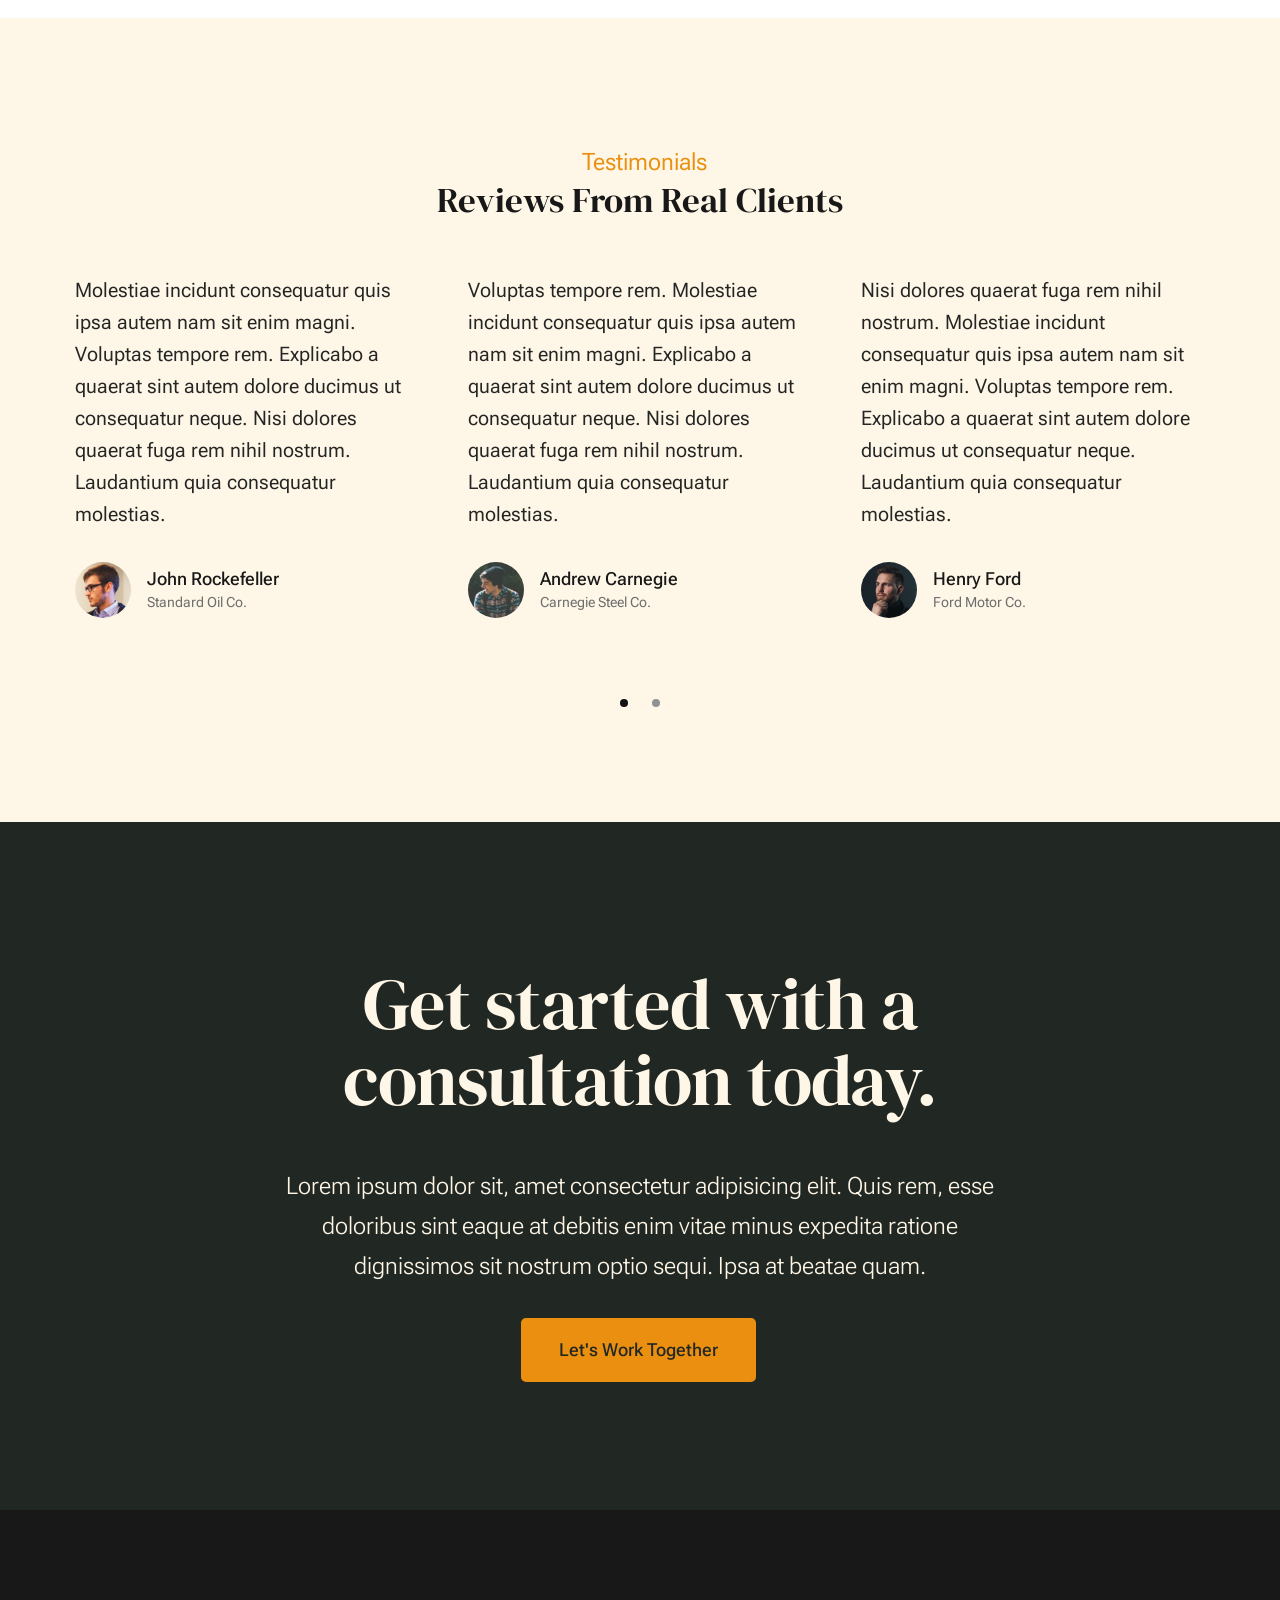
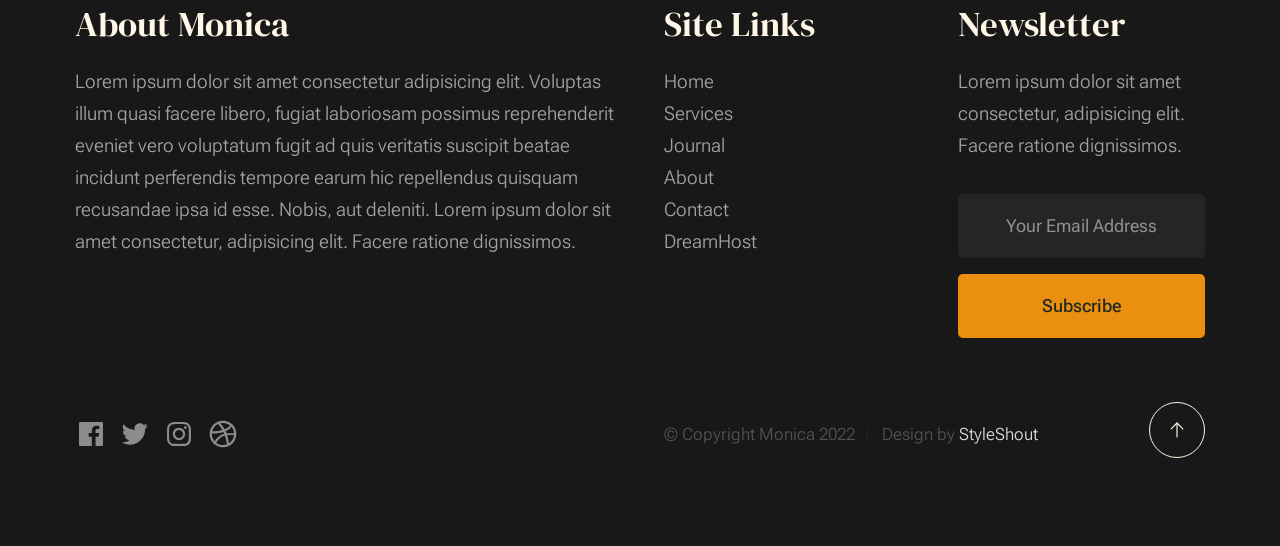
<file: generic.html>
<!DOCTYPE html>
<html lang="en" class="no-js" >
<head>

    <!--- basic page needs
    ================================================== -->
    <meta charset="utf-8">
    <meta name="viewport" content="width=device-width, initial-scale=1">
    <title>Generic - Monica</title>

    <script>
        document.documentElement.classList.remove('no-js');
        document.documentElement.classList.add('js');
    </script>

    <!-- CSS
    ================================================== -->
    <link rel="stylesheet" href="css/vendor.css">
    <link rel="stylesheet" href="css/styles.css">

    <!-- favicons
    ================================================== -->
    <link rel="apple-touch-icon" sizes="180x180" href="apple-touch-icon.png">
    <link rel="icon" type="image/png" sizes="32x32" href="favicon-32x32.png">
    <link rel="icon" type="image/png" sizes="16x16" href="favicon-16x16.png">
    <link rel="manifest" href="site.webmanifest">

</head>


<body id="top">


    <!-- preloader
    ================================================== -->
    <div id="preloader">
        <div id="loader" class="dots-fade">
            <div></div>
            <div></div>
            <div></div>
        </div>
    </div>


    <!-- page wrap
    ================================================== -->
    <div id="page" class="s-pagewrap">


        <!-- # site header 
        ================================================== -->
        <header class="s-header">

            <div class="row s-header__inner width-sixteen-col">

                <div class="s-header__block">
                    <div class="s-header__logo">
                        <a class="logo" href="index.html">
                            <img src="images/logo.svg" alt="Homepage">
                        </a>
                    </div>

                    <a class="s-header__menu-toggle" href="#0"><span>Menu</span></a>
                </div> <!-- end s-header__block -->

                <nav class="s-header__nav">
    
                    <ul class="s-header__menu-links">
                        <li><a href="about.html">About</a></li>
                        <li><a href="services.html">Services</a></li>
                        <li><a href="blog.html">Journal</a></li>
                        <li><a href="contact.html">Contact</a></li>
                    </ul> <!-- s-header__menu-links -->

                    <div class="s-header__contact">
                        <a href="contact.html" class="btn btn--primary s-header__contact-btn">Let's Work Together</a>                        
                    </div> <!-- s-header__contact -->
    
                </nav> <!-- end s-header__nav -->

            </div> <!-- end s-header__inner -->

        </header> <!-- end s-header -->


        <!-- # site main content
        ================================================== -->
        <section id="content" class="s-content">

               <section class="s-pageheader pageheader">
                    <div class="row">
                        <div class="column xl-12">
                            <h1 class="page-title">
                               A Simple Generic Page
                            </h1>
                            
                        </div>
                    </div>
               </section> <!-- end pageheader --> 

               <section class="s-pagecontent pagecontent">

                    <div class="row pageintro">
                        <div class="column xl-6 lg-12">
                            <h2 class="text-display-title">A short phrase about whatever you want to say</h2>
                        </div>
                        <div class="column xl-6 lg-12 u-flexitem-x-right">
                            <p class="lead">
                            Lorem ipsum dolor sit amet consectetur, adipisicing elit. Alias eos quas blanditiis, quos sint nostrum fugit aperiam 
                            inventore optio itaque molestias corporis, ipsa tenetur eligendi nihil iste porro, natus culpa consequuntur? Maxime, 
                            corporis tempore. Sed tenetur veritatis velit recusandae eum, molestiae voluptate ducimus laudantium esse illo. 
                            </p>
                        </div>                       
                    </div> <!-- end pageintro -->   
                    
                    <div class="row pagemedia">
                        <d class="column xl-12">
                            <figure class="page-media">                                
                                <img src="images/sample-1200.jpg" 
                                     srcset="images/sample-2400.jpg 2400w, 
                                             images/sample-1200.jpg 1200w, 
                                             images/sample-600.jpg 600w" sizes="(max-width: 2400px) 100vw, 2400px" alt="">
                            </figure>
                        </d>
                    </div> <!-- end pagemedia -->

                    <div class="row width-narrower pagemain">
                        <div class="column xl-12"> 

                            <h2>Nostrum In Facilis</h2>
                            <p>
                            Eaque temporibus culpa perferendis expedita assumenda mollitia magnam. Lorem ipsum dolor sit amet consectetur adipisicing elit
                            facilis voluptates voluptatum animi numquam quas ea praesentium quaerat maxime sunt odit inventore itaque est et autem sequi nulla. 
                            Distinctio obcaecati nesciunt asperiores dolorum tenetur voluptates, nemo alias doloremque. Quos cumque ipsum laudantium odio vero 
                            aut odit nostrum aliquam? Nostrum in facilis, minus fuga quasi voluptas explicabo possimus incidunt, expedita tempora eius rem nobis sequi. 
                            Doloribus esse sint suscipit quam nisi blanditiis voluptate explicabo.
                            </p>

                            <h2>Eaque Temporibus Tulpa</h2>

                            <p>
                            Quibusdam quis autem voluptatibus earum vel ex error ea magni. Rerum quam quos. Aut asperiores sit mollitia. Rem neque et voluptatem 
                            eos quia sed eligendi et. Eaque velit eligendi ut magnam. Cumque ducimus laborum doloribus facere maxime vel earum quidem enim suscipit. 
                            Numquam, corporis accusamus commodi saepe nostrum nesciunt nisi rem necessitatibus unde laboriosam molestias, quam ipsa voluptatum sed 
                            ex cumque facilis assumenda maiores tempore reiciendis enim accusantium.
                            </p>

                            <h2>Blanditiis Voluptate Explicabo</h2>
                            <p>
                            Lorem ipsum dolor sit amet consectetur adipisicing elit. Eaque temporibus culpa perferendis expedita assumenda mollitia magnam, 
                            facilis voluptates voluptatum animi numquam quas ea praesentium quaerat maxime sunt odit inventore itaque est et autem sequi nulla. 
                            Distinctio obcaecati nesciunt asperiores dolorum tenetur voluptates, nemo alias doloremque. Quos cumque ipsum laudantium odio vero aut 
                            odit nostrum aliquam? Nostrum in facilis, minus fuga quasi voluptas explicabo possimus incidunt, expedita tempora eius rem nobis sequi. 
                            Doloribus esse sint suscipit quam nisi blanditiis voluptate explicabo.
                            </p>

                            <p>
                            Quibusdam quis autem voluptatibus earum vel ex error ea magni. Rerum quam quos. Aut asperiores sit mollitia. Rem neque et voluptatem 
                            eos quia sed eligendi et. Eaque velit eligendi ut magnam. Cumque ducimus laborum doloribus facere maxime vel earum quidem enim suscipit. 
                            Numquam, corporis accusamus commodi saepe nostrum nesciunt nisi rem necessitatibus unde laboriosam molestias, quam ipsa voluptatum sed 
                            ex cumque facilis assumenda maiores tempore reiciendis enim accusantium?
                            </p>                   

                            <h2>Et Assumenda Debitis Aut Quidem</h2>
                            <p>
                            Lorem ipsum dolor sit amet consectetur adipisicing elit. Et assumenda debitis aut quidem ad voluptates quibusdam soluta temporibus, 
                            eveniet nobis tempore sunt, provident sapiente accusamus dignissimos voluptatum fugiat nulla dicta nihil molestiae aspernatur error in. 
                            Ut quo porro voluptatum delectus asperiores culpa non cum facere minima nesciunt assumenda, praesentium reprehenderit accusamus, quam 
                            repellat nobis nemo? Ut magnam unde culpa pariatur possimus sunt fugiat ea maxime praesentium eaque quo odio sed eligendi harum dolor, 
                            repellendus reprehenderit facere nihil quam. Saepe, magni.
                            </p>

                        </div> <!-- end grid-block-->
                    </div> <!-- end pagemain -->

               </section> <!-- pagecontent -->

               <section class="s-testimonials">

                    <div class="s-testimonials__header row row-x-center text-center">
                        <div class="column xl-8 lg-12">
        
                            <p class="text-pretitle">
                            Testimonials
                            </p>
                            <h3>
                            Reviews From Real Clients
                            </h3>                        
        
                        </div>
                    </div> <!--end s-testimonials__header -->

                    <div class="row s-testimonials__content">
                        <div class="column xl-12 testimonials">

                            <div class="swiper-container testimonials__slider page-slider">

                                <div class="swiper-wrapper">
                                    <div class="testimonials__slide swiper-slide">
                                        <p>
                                        Molestiae incidunt consequatur quis ipsa autem nam sit enim magni. Voluptas tempore rem. 
                                        Explicabo a quaerat sint autem dolore ducimus ut consequatur neque. Nisi dolores quaerat fuga rem nihil nostrum.
                                        Laudantium quia consequatur molestias.
                                        </p>
                                        <div class="testimonials__author">
                                            <img src="images/avatars/user-01.jpg" alt="Author image" class="testimonials__avatar">
                                            <cite class="testimonials__cite">
                                                <strong>John Rockefeller</strong>
                                                <span>Standard Oil Co.</span>
                                            </cite>
                                        </div>
                                    </div>
                                    <div class="testimonials__slide swiper-slide">
                                        <p>
                                        Voluptas tempore rem. Molestiae incidunt consequatur quis ipsa autem nam sit enim magni. 
                                        Explicabo a quaerat sint autem dolore ducimus ut consequatur neque. Nisi dolores quaerat fuga rem nihil nostrum.
                                        Laudantium quia consequatur molestias.
                                        </p>
                                        <div class="testimonials__author">
                                            <img src="images/avatars/user-04.jpg" alt="Author image" class="testimonials__avatar">
                                            <cite class="testimonials__cite">
                                                <strong>Andrew Carnegie</strong>
                                                <span>Carnegie Steel Co.</span>
                                            </cite>
                                        </div>
                                    </div>
                                    <div class="testimonials__slide swiper-slide">
                                        <p>
                                        Nisi dolores quaerat fuga rem nihil nostrum. Molestiae incidunt consequatur quis ipsa autem nam sit enim magni. 
                                        Voluptas tempore rem. Explicabo a quaerat sint autem dolore ducimus ut consequatur neque. 
                                        Laudantium quia consequatur molestias.
                                        </p>
                                        <div class="testimonials__author">
                                            <img src="images/avatars/user-06.jpg" alt="Author image" class="testimonials__avatar">
                                            <cite class="testimonials__cite">
                                                <strong>Henry Ford</strong>
                                                <span>Ford Motor Co.</span>
                                            </cite>
                                        </div>
                                    </div>
                                    <div class="testimonials__slide swiper-slide">
                                        <p>
                                        Molestiae incidunt consequatur quis ipsa autem nam sit enim magni. Voluptas tempore rem. 
                                        Explicabo a quaerat sint autem dolore ducimus ut consequatur neque. Nisi dolores quaerat fuga rem nihil nostrum.
                                        Laudantium quia consequatur molestias.
                                        </p>
                                        <div class="testimonials__author">
                                            <img src="images/avatars/user-02.jpg" alt="Author image" class="testimonials__avatar">
                                            <cite class="testimonials__cite">
                                                <strong>John Morgan</strong>
                                                <span>JP Morgan & Co.</span>
                                            </cite>
                                        </div>
                                    </div> 
                                </div> <!-- end swiper-wrapper --> 

                                <div class="swiper-pagination"></div>

                            </div> <!--end testimonials__slider --> 

                        </div> <!-- testimonials -->
                    </div> <!--end s-testimonials__content -->

               </section> <!-- end s-testimonials -->

        </section> <!-- s-content-->

        <!-- # cta
        ================================================== -->
        <section id="cta" class="s-cta">

            <div class="row row-x-center text-center">
                <div class="column xl-8 lg-12">

                    <div class="s-cta__content">
                        <h2 class="text-display-title">
                        Get started with a consultation today.
                        </h2>
                        <p class="lead">
                        Lorem ipsum dolor sit, amet consectetur adipisicing elit. Quis rem, esse doloribus sint eaque at debitis enim vitae minus expedita ratione dignissimos sit nostrum optio sequi. Ipsa at beatae quam.
                        </p>
                        <a href="contact.html" class="btn btn--primary">Let's Work Together</a>
                    </div>

                </div>
            </div>

        </section> <!-- end s-cta -->


        <!-- # footer 
        ================================================== -->
        <footer class="s-footer">
            <div class="row s-footer__content">
                <div class="column xl-6 lg-6 md-12 s-footer__block s-footer__about">                    
                    <h3>About Monica</h3>
                    <p>
                    Lorem ipsum dolor sit amet consectetur adipisicing elit. Voluptas illum quasi facere libero, 
                    fugiat laboriosam possimus reprehenderit eveniet vero voluptatum fugit ad quis veritatis suscipit beatae 
                    incidunt perferendis tempore earum hic repellendus quisquam recusandae ipsa id esse. Nobis, aut deleniti.
                    Lorem ipsum dolor sit amet consectetur, adipisicing elit. Facere ratione dignissimos.
                    </p>               
                </div>                
                <div class="column xl-3 lg-6 md-12 s-footer__block s-footer__site-links">
                    <h3>Site Links</h3>
                    <ul class="link-list">
                        <li><a href="index.html">Home</a></li>
                        <li><a href="services.html">Services</a></li>
                        <li><a href="blog.html">Journal</a></li>
                        <li><a href="about.html">About</a></li>
                        <li><a href="contact.html">Contact</a></li>
                        <li><a href="https://www.dreamhost.com/r.cgi?287326">DreamHost</a></li>
                    </ul>
                </div>
                <div class="column xl-3 lg-6 md-12 tab-12 s-footer__block s-footer__newsletter">
                    <h3>Newsletter</h3>

                    <p>
                    Lorem ipsum dolor sit amet consectetur, adipisicing elit. Facere ratione dignissimos.
                    </p>

                    <div class="subscribe-form">
                        <form id="mc-form" class="mc-form">
                            <input type="email" name="EMAIL" id="mce-EMAIL" class="u-fullwidth text-center" placeholder="Your Email Address" title="The domain portion of the email address is invalid (the portion after the @)." pattern="^([^\x00-\x20\x22\x28\x29\x2c\x2e\x3a-\x3c\x3e\x40\x5b-\x5d\x7f-\xff]+|\x22([^\x0d\x22\x5c\x80-\xff]|\x5c[\x00-\x7f])*\x22)(\x2e([^\x00-\x20\x22\x28\x29\x2c\x2e\x3a-\x3c\x3e\x40\x5b-\x5d\x7f-\xff]+|\x22([^\x0d\x22\x5c\x80-\xff]|\x5c[\x00-\x7f])*\x22))*\x40([^\x00-\x20\x22\x28\x29\x2c\x2e\x3a-\x3c\x3e\x40\x5b-\x5d\x7f-\xff]+|\x5b([^\x0d\x5b-\x5d\x80-\xff]|\x5c[\x00-\x7f])*\x5d)(\x2e([^\x00-\x20\x22\x28\x29\x2c\x2e\x3a-\x3c\x3e\x40\x5b-\x5d\x7f-\xff]+|\x5b([^\x0d\x5b-\x5d\x80-\xff]|\x5c[\x00-\x7f])*\x5d))*(\.\w{2,})+$" required>
                            <input type="submit" name="subscribe" value="Subscribe" class="btn btn--primary btn--small u-fullwidth">
                            <!-- <div style="position: absolute; left: -5000px;" aria-hidden="true"><input type="text" name="b_cdb7b577e41181934ed6a6a44_9a91cfe7b3" tabindex="-1" value=""></div> -->
                            <div class="mc-status"></div>
                        </form>
                    </div>
                </div>
            </div>    
            
            <div class="row s-footer__bottom">
                <div class="column xl-6 lg-12">
                    <ul class="s-footer__social social-list">
                        <li>
                            <a href="#0">
                                <svg xmlns="http://www.w3.org/2000/svg" width="24" height="24" viewBox="0 0 24 24" style="fill:rgba(0, 0, 0, 1);transform:;-ms-filter:"><path d="M20,3H4C3.447,3,3,3.448,3,4v16c0,0.552,0.447,1,1,1h8.615v-6.96h-2.338v-2.725h2.338v-2c0-2.325,1.42-3.592,3.5-3.592 c0.699-0.002,1.399,0.034,2.095,0.107v2.42h-1.435c-1.128,0-1.348,0.538-1.348,1.325v1.735h2.697l-0.35,2.725h-2.348V21H20 c0.553,0,1-0.448,1-1V4C21,3.448,20.553,3,20,3z"></path></svg>
                                <span class="u-screen-reader-text">Facebook</span>
                            </a>
                        </li>
                        <li>
                            <a href="#0">
                                <svg xmlns="http://www.w3.org/2000/svg" width="24" height="24" viewBox="0 0 24 24" style="fill:rgba(0, 0, 0, 1);transform:;-ms-filter:"><path d="M19.633,7.997c0.013,0.175,0.013,0.349,0.013,0.523c0,5.325-4.053,11.461-11.46,11.461c-2.282,0-4.402-0.661-6.186-1.809 c0.324,0.037,0.636,0.05,0.973,0.05c1.883,0,3.616-0.636,5.001-1.721c-1.771-0.037-3.255-1.197-3.767-2.793 c0.249,0.037,0.499,0.062,0.761,0.062c0.361,0,0.724-0.05,1.061-0.137c-1.847-0.374-3.23-1.995-3.23-3.953v-0.05 c0.537,0.299,1.16,0.486,1.82,0.511C3.534,9.419,2.823,8.184,2.823,6.787c0-0.748,0.199-1.434,0.548-2.032 c1.983,2.443,4.964,4.04,8.306,4.215c-0.062-0.3-0.1-0.611-0.1-0.923c0-2.22,1.796-4.028,4.028-4.028 c1.16,0,2.207,0.486,2.943,1.272c0.91-0.175,1.782-0.512,2.556-0.973c-0.299,0.935-0.936,1.721-1.771,2.22 c0.811-0.088,1.597-0.312,2.319-0.624C21.104,6.712,20.419,7.423,19.633,7.997z"></path></svg>
                                <span class="u-screen-reader-text">Twitter</span>
                            </a>
                        </li>
                        <li>
                            <a href="#0">
                                <svg xmlns="http://www.w3.org/2000/svg" width="24" height="24" viewBox="0 0 24 24" style="fill:rgba(0, 0, 0, 1);transform:;-ms-filter:"><path d="M11.999,7.377c-2.554,0-4.623,2.07-4.623,4.623c0,2.554,2.069,4.624,4.623,4.624c2.552,0,4.623-2.07,4.623-4.624 C16.622,9.447,14.551,7.377,11.999,7.377L11.999,7.377z M11.999,15.004c-1.659,0-3.004-1.345-3.004-3.003 c0-1.659,1.345-3.003,3.004-3.003s3.002,1.344,3.002,3.003C15.001,13.659,13.658,15.004,11.999,15.004L11.999,15.004z"></path><circle cx="16.806" cy="7.207" r="1.078"></circle><path d="M20.533,6.111c-0.469-1.209-1.424-2.165-2.633-2.632c-0.699-0.263-1.438-0.404-2.186-0.42 c-0.963-0.042-1.268-0.054-3.71-0.054s-2.755,0-3.71,0.054C7.548,3.074,6.809,3.215,6.11,3.479C4.9,3.946,3.945,4.902,3.477,6.111 c-0.263,0.7-0.404,1.438-0.419,2.186c-0.043,0.962-0.056,1.267-0.056,3.71c0,2.442,0,2.753,0.056,3.71 c0.015,0.748,0.156,1.486,0.419,2.187c0.469,1.208,1.424,2.164,2.634,2.632c0.696,0.272,1.435,0.426,2.185,0.45 c0.963,0.042,1.268,0.055,3.71,0.055s2.755,0,3.71-0.055c0.747-0.015,1.486-0.157,2.186-0.419c1.209-0.469,2.164-1.424,2.633-2.633 c0.263-0.7,0.404-1.438,0.419-2.186c0.043-0.962,0.056-1.267,0.056-3.71s0-2.753-0.056-3.71C20.941,7.57,20.801,6.819,20.533,6.111z M19.315,15.643c-0.007,0.576-0.111,1.147-0.311,1.688c-0.305,0.787-0.926,1.409-1.712,1.711c-0.535,0.199-1.099,0.303-1.67,0.311 c-0.95,0.044-1.218,0.055-3.654,0.055c-2.438,0-2.687,0-3.655-0.055c-0.569-0.007-1.135-0.112-1.669-0.311 c-0.789-0.301-1.414-0.923-1.719-1.711c-0.196-0.534-0.302-1.099-0.311-1.669c-0.043-0.95-0.053-1.218-0.053-3.654 c0-2.437,0-2.686,0.053-3.655c0.007-0.576,0.111-1.146,0.311-1.687c0.305-0.789,0.93-1.41,1.719-1.712 c0.534-0.198,1.1-0.303,1.669-0.311c0.951-0.043,1.218-0.055,3.655-0.055c2.437,0,2.687,0,3.654,0.055 c0.571,0.007,1.135,0.112,1.67,0.311c0.786,0.303,1.407,0.925,1.712,1.712c0.196,0.534,0.302,1.099,0.311,1.669 c0.043,0.951,0.054,1.218,0.054,3.655c0,2.436,0,2.698-0.043,3.654H19.315z"></path></svg>
                                <span class="u-screen-reader-text">Instagram</span>
                            </a>
                        </li>
                        <li>
                            <a href="#0">
                                <svg xmlns="http://www.w3.org/2000/svg" width="24" height="24" viewBox="0 0 24 24" style="fill: rgba(0, 0, 0, 1);transform: ;msFilter:;"><path d="M20.66 6.98a9.932 9.932 0 0 0-3.641-3.64C15.486 2.447 13.813 2 12 2s-3.486.447-5.02 1.34c-1.533.893-2.747 2.107-3.64 3.64S2 10.187 2 12s.446 3.487 1.34 5.02a9.924 9.924 0 0 0 3.641 3.64C8.514 21.553 10.187 22 12 22s3.486-.447 5.02-1.34a9.932 9.932 0 0 0 3.641-3.64C21.554 15.487 22 13.813 22 12s-.446-3.487-1.34-5.02zM12 3.66c2 0 3.772.64 5.32 1.919-.92 1.174-2.286 2.14-4.1 2.9-1.002-1.813-2.088-3.327-3.261-4.54A7.715 7.715 0 0 1 12 3.66zM5.51 6.8a8.116 8.116 0 0 1 2.711-2.22c1.212 1.201 2.325 2.7 3.34 4.5-2 .6-4.114.9-6.341.9-.573 0-1.006-.013-1.3-.04A8.549 8.549 0 0 1 5.51 6.8zM3.66 12c0-.054.003-.12.01-.2.007-.08.01-.146.01-.2.254.014.641.02 1.161.02 2.666 0 5.146-.367 7.439-1.1.187.373.381.793.58 1.26-1.32.293-2.674 1.006-4.061 2.14S6.4 16.247 5.76 17.5c-1.4-1.587-2.1-3.42-2.1-5.5zM12 20.34c-1.894 0-3.594-.587-5.101-1.759.601-1.187 1.524-2.322 2.771-3.401 1.246-1.08 2.483-1.753 3.71-2.02a29.441 29.441 0 0 1 1.56 6.62 8.166 8.166 0 0 1-2.94.56zm7.08-3.96a8.351 8.351 0 0 1-2.58 2.621c-.24-2.08-.7-4.107-1.379-6.081.932-.066 1.765-.1 2.5-.1.799 0 1.686.034 2.659.1a8.098 8.098 0 0 1-1.2 3.46zm-1.24-5c-1.16 0-2.233.047-3.22.14a27.053 27.053 0 0 0-.68-1.62c2.066-.906 3.532-2.006 4.399-3.3 1.2 1.414 1.854 3.027 1.96 4.84-.812-.04-1.632-.06-2.459-.06z"></path></svg>
                                <span class="u-screen-reader-text">Dribbble</span>
                            </a>
                        </li>
                    </ul> <!-- end s-footer__social -->
                </div>
                <div class="column xl-6 lg-12">
                    <p class="ss-copyright">
                        <span>© Copyright Monica 2022</span> 
                        <span>Design by <a href="https://www.styleshout.com/">StyleShout</a></span>
                    </p>
                </div>

                <div class="ss-go-top">
                    <a class="smoothscroll" title="Back to Top" href="#top">
                        <svg xmlns="http://www.w3.org/2000/svg" viewBox="0 0 24 24" width="36" height="36" fill="none" stroke="#ffffff" stroke-width="1" stroke-linecap="round" stroke-linejoin="round">&lt;!--!  Atomicons Free 1.00 by @atisalab License - https://atomicons.com/license/ (Icons: CC BY 4.0) Copyright 2021 Atomicons --&gt;<polyline points="17 11 12 6 7 11"></polyline><line x1="12" y1="18" x2="12" y2="6"></line></svg>
                    </a>
                </div> <!-- end ss-go-top -->
            </div>
            
        </footer> <!-- end s-footer -->

    </div> <!-- end page-wrap -->

    <!-- Java Script
    ================================================== -->
    <script src="js/plugins.js"></script>
    <script src="js/main.js"></script>

</body>
</html>
</file>
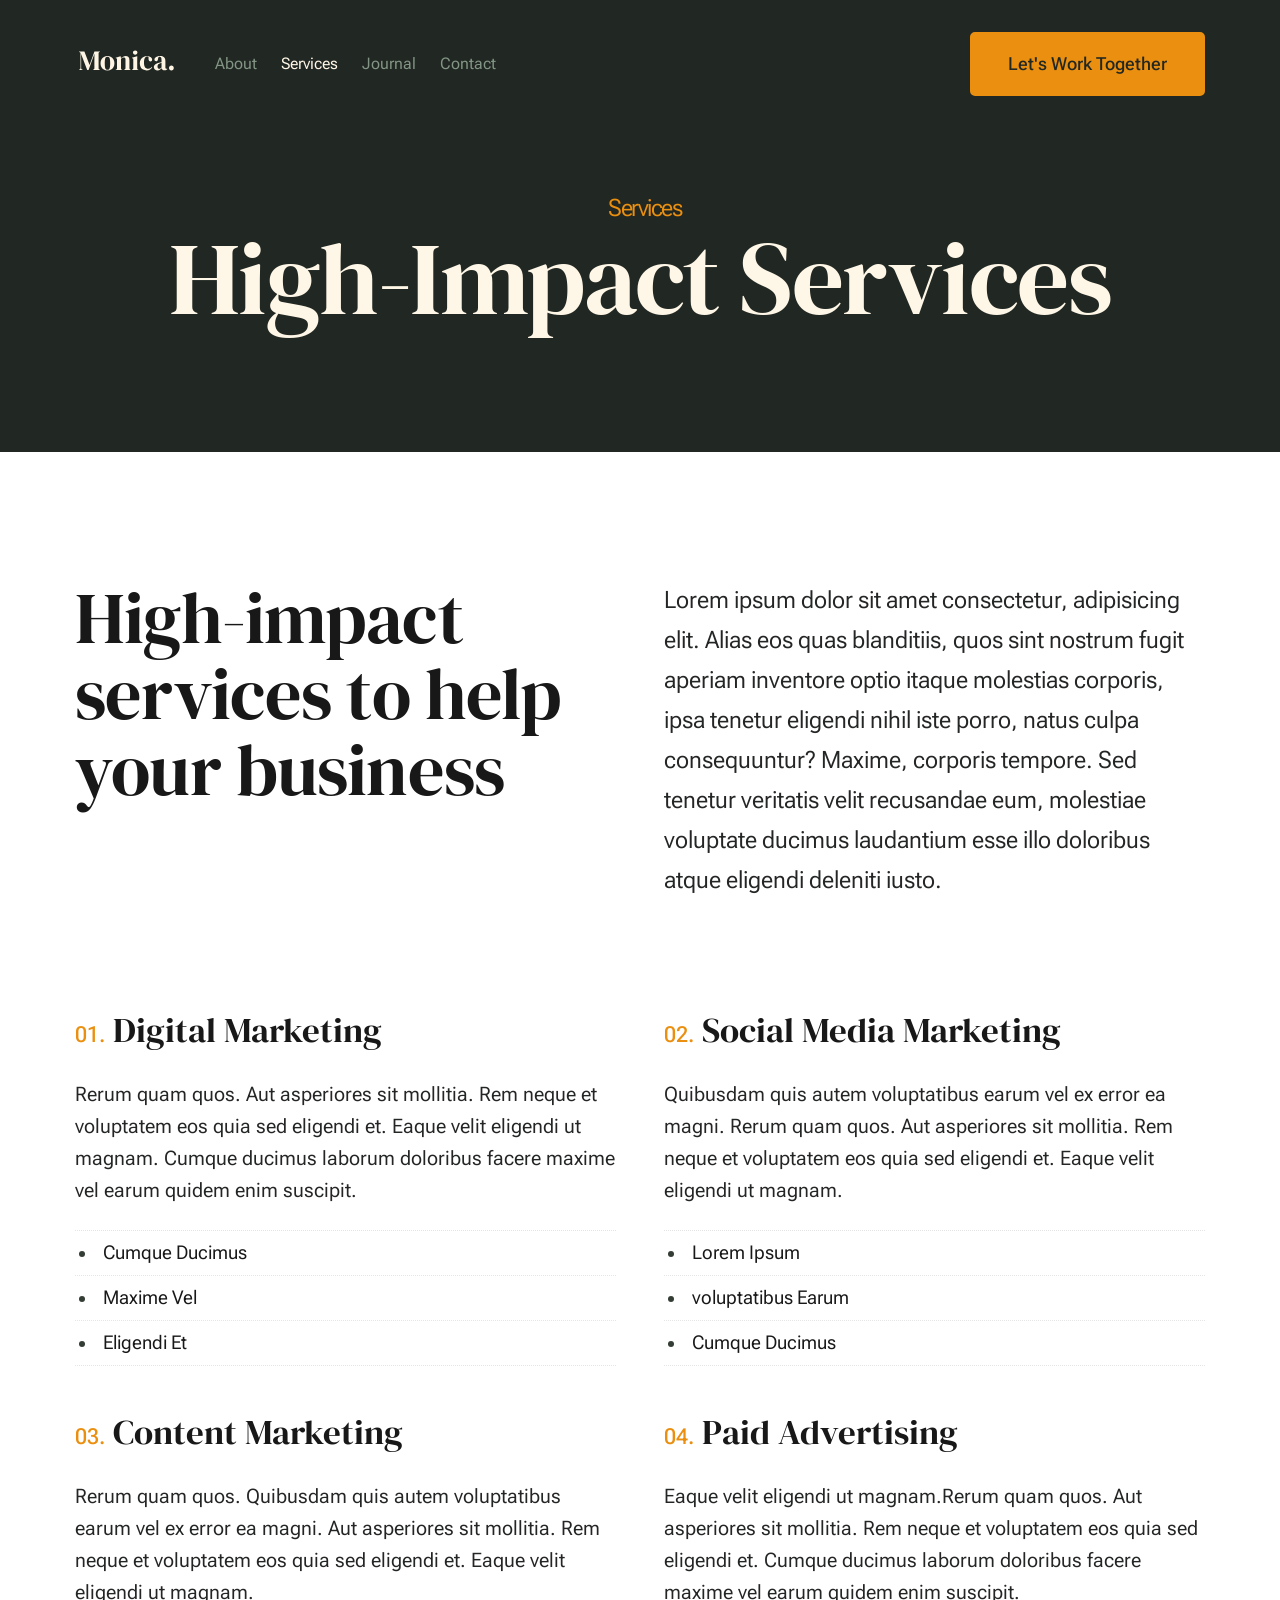
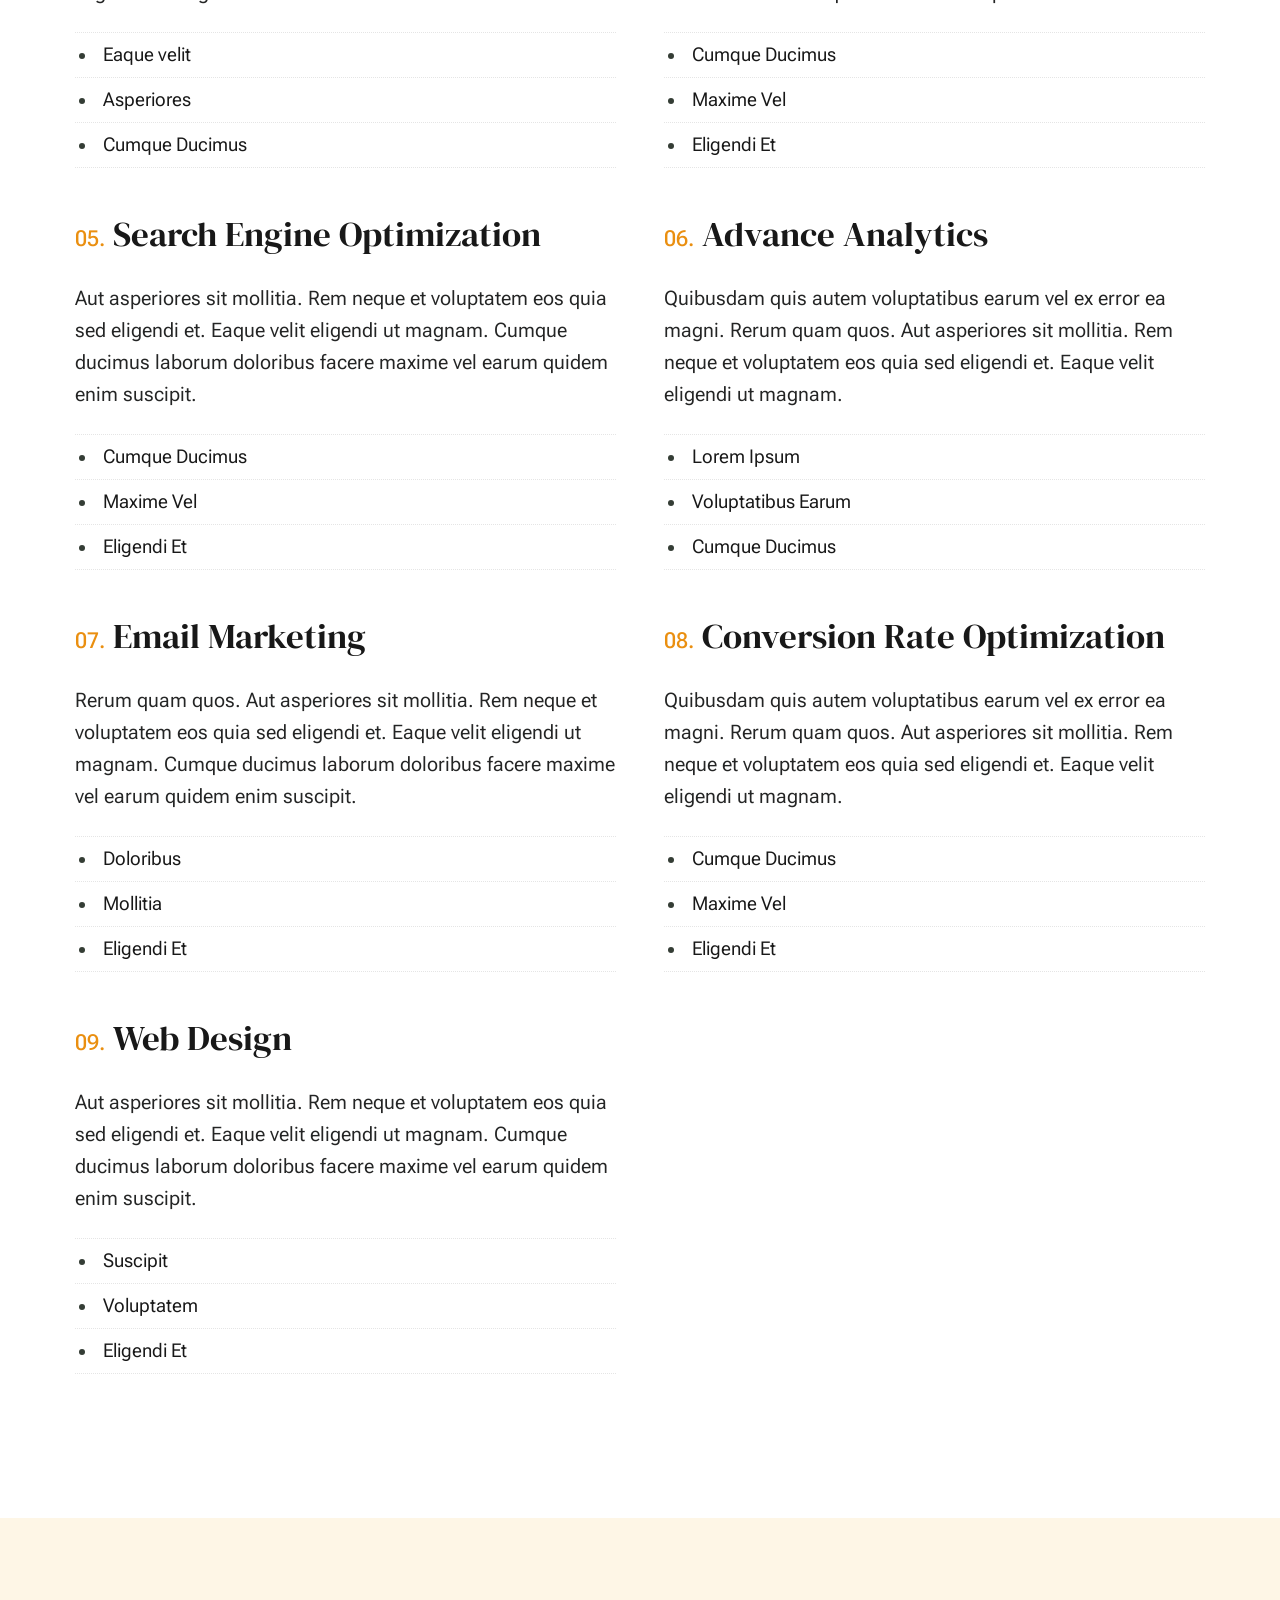
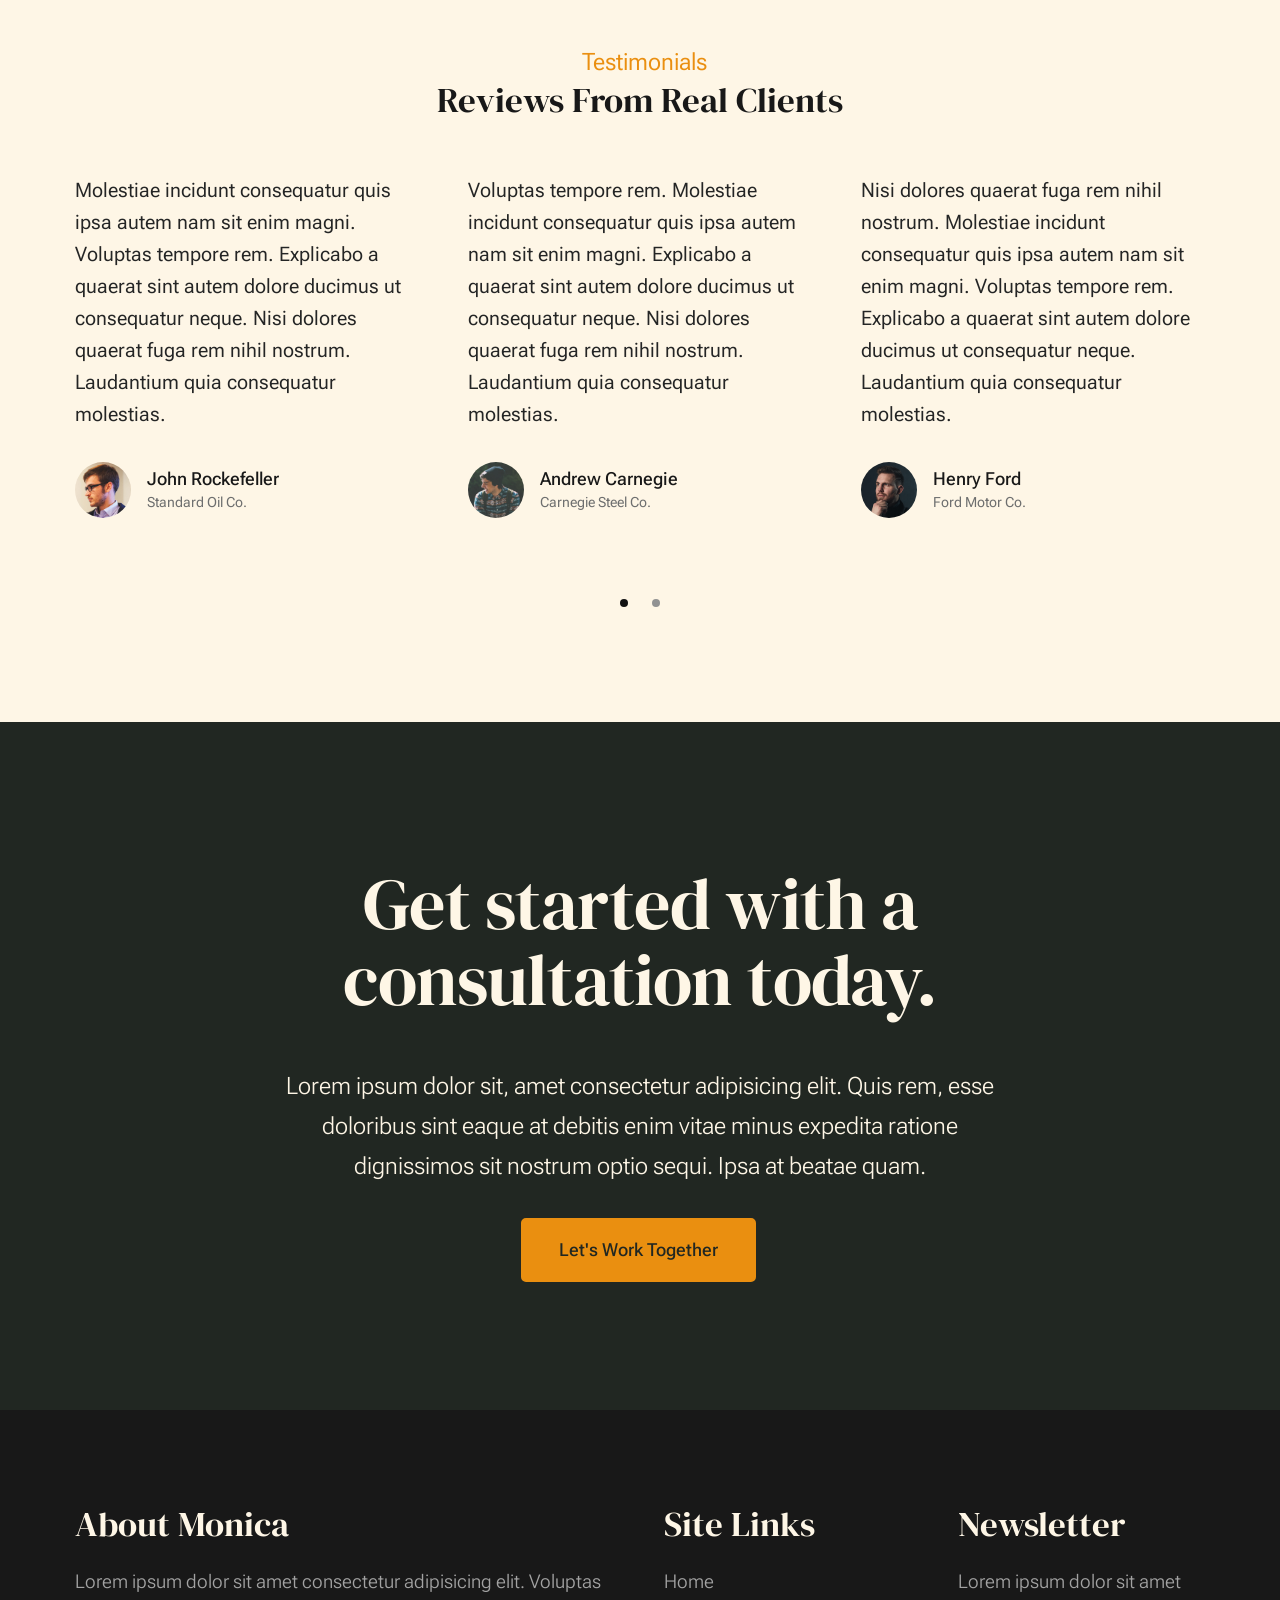
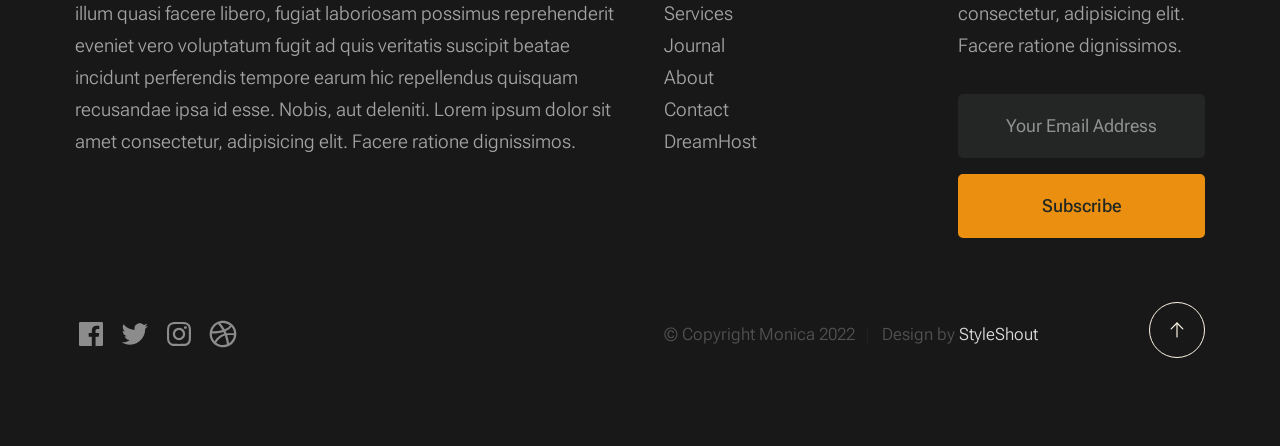
<file: services.html>
<!DOCTYPE html>
<html lang="en" class="no-js" >
<head>

    <!--- basic page needs
    ================================================== -->
    <meta charset="utf-8">
    <meta name="viewport" content="width=device-width, initial-scale=1">
    <title>Services - Monica</title>

    <script>
        document.documentElement.classList.remove('no-js');
        document.documentElement.classList.add('js');
    </script>

    <!-- CSS
    ================================================== -->
    <link rel="stylesheet" href="css/vendor.css">
    <link rel="stylesheet" href="css/styles.css">

    <!-- favicons
    ================================================== -->
    <link rel="apple-touch-icon" sizes="180x180" href="apple-touch-icon.png">
    <link rel="icon" type="image/png" sizes="32x32" href="favicon-32x32.png">
    <link rel="icon" type="image/png" sizes="16x16" href="favicon-16x16.png">
    <link rel="manifest" href="site.webmanifest">

</head>


<body id="top">


    <!-- preloader
    ================================================== -->
    <div id="preloader">
        <div id="loader" class="dots-fade">
            <div></div>
            <div></div>
            <div></div>
        </div>
    </div>


    <!-- page wrap
    ================================================== -->
    <div id="page" class="s-pagewrap">

        <!-- # site header 
        ================================================== -->
        <header class="s-header">

            <div class="row s-header__inner width-sixteen-col">

                <div class="s-header__block">
                    <div class="s-header__logo">
                        <a class="logo" href="index.html">
                            <img src="images/logo.svg" alt="Homepage">
                        </a>
                    </div>

                    <a class="s-header__menu-toggle" href="#0"><span>Menu</span></a>
                </div> <!-- end s-header__block -->

                <nav class="s-header__nav">
    
                    <ul class="s-header__menu-links">
                        <li><a href="about.html">About</a></li>
                        <li class="current"><a href="services.html">Services</a></li>
                        <li><a href="blog.html">Journal</a></li>
                        <li><a href="contact.html">Contact</a></li>
                    </ul> <!-- s-header__menu-links -->

                    <div class="s-header__contact">
                        <a href="contact.html" class="btn btn--primary s-header__contact-btn">Let's Work Together</a>                        
                    </div> <!-- s-header__contact -->
    
                </nav> <!-- end s-header__nav -->

            </div> <!-- end s-header__inner -->

        </header> <!-- end s-header -->

        <!-- # site main content
        ================================================== -->
        <section id="content" class="s-content">

               <section class="s-pageheader pageheader">
                    <div class="row">
                        <div class="column xl-12">
                            <h1 class="page-title">
                                <span class="page-title__small-type text-pretitle">Services</span>
                                High-Impact Services
                            </h1>
                            
                        </div>
                    </div>
               </section> <!-- pageheader -->  

               <section class="s-pagecontent pagecontent">

                    <div class="row pageintro">
                        <div class="column xl-6 lg-12">
                            <h2 class="text-display-title">High-impact services to help your business</h2>
                        </div>
                        <div class="column xl-6 lg-12 u-flexitem-x-right">
                            <p class="lead">
                            Lorem ipsum dolor sit amet consectetur, adipisicing elit. Alias eos quas blanditiis, quos sint nostrum fugit aperiam 
                            inventore optio itaque molestias corporis, ipsa tenetur eligendi nihil iste porro, natus culpa consequuntur? Maxime, 
                            corporis tempore. Sed tenetur veritatis velit recusandae eum, molestiae voluptate ducimus laudantium esse illo 
                            doloribus atque eligendi deleniti iusto. 
                            </p>
                        </div>                       
                    </div>  <!-- pageintro -->       

                    <div class="row">
                        <div class="column xl-12 grid-block">             
                            
                            <div class="grid-full grid-list-items list-items show-ctr">
                                
                                <div class="grid-list-items__item list-items__item">
                                    <div class="list-items__item-header">
                                        <h3 class="list-items__item-title">Digital Marketing</h3>
                                    </div>
                                    <div class="list-items__item-text">
                                        <p>
                                        Rerum quam quos. Aut asperiores 
                                        sit mollitia. Rem neque et voluptatem eos quia sed eligendi et. Eaque velit eligendi ut 
                                        magnam. Cumque ducimus laborum doloribus facere maxime vel earum quidem enim suscipit.
                                        </p>

                                        <ul class="list-services">
                                            <li>Cumque Ducimus</li>
                                            <li>Maxime Vel</li>
                                            <li>Eligendi Et</li>
                                        </ul>
                                    </div>
                                </div> <!-- end list-items__item -->
                                <div class="grid-list-items__item list-items__item">
                                    <div class="list-items__item-header">
                                        <h3 class="list-items__item-title">Social Media Marketing</h3>
                                    </div>
                                    <div class="list-items__item-text">
                                        <p>
                                        Quibusdam quis autem voluptatibus earum vel ex error ea magni. Rerum quam quos. Aut asperiores 
                                        sit mollitia. Rem neque et voluptatem eos quia sed eligendi et. Eaque velit eligendi ut 
                                        magnam.
                                        </p>

                                        <ul class="list-services">
                                            <li>Lorem Ipsum</li>
                                            <li>voluptatibus Earum</li>
                                            <li>Cumque Ducimus</li>
                                        </ul>
                                    </div>
                                </div> <!-- end list-items__item -->
                                <div class="grid-list-items__item list-items__item">
                                    <div class="list-items__item-header">
                                        <h3 class="list-items__item-title">Content Marketing</h3>
                                    </div>
                                    <div class="list-items__item-text">
                                        <p>
                                        Rerum quam quos. Quibusdam quis autem voluptatibus earum vel ex error ea magni. Aut asperiores 
                                        sit mollitia. Rem neque et voluptatem eos quia sed eligendi et. Eaque velit eligendi ut 
                                        magnam.
                                        </p>

                                        <ul class="list-services">
                                            <li>Eaque velit</li>
                                            <li>Asperiores</li>
                                            <li>Cumque Ducimus</li>
                                        </ul>
                                    </div>
                                </div> <!-- end list-items__item -->
                                <div class="grid-list-items__item list-items__item">
                                    <div class="list-items__item-header">
                                        <h3 class="list-items__item-title">Paid Advertising</h3>
                                    </div>
                                    <div class="list-items__item-text">
                                        <p>
                                        Eaque velit eligendi ut magnam.Rerum quam quos. Aut asperiores 
                                        sit mollitia. Rem neque et voluptatem eos quia sed eligendi et. 
                                        Cumque ducimus laborum doloribus facere maxime vel earum quidem enim suscipit.
                                        </p>

                                        <ul class="list-services">
                                            <li>Cumque Ducimus</li>
                                            <li>Maxime Vel</li>
                                            <li>Eligendi Et</li>
                                        </ul>
                                    </div>
                                </div> <!-- end list-items__item -->
                                <div class="grid-list-items__item list-items__item">
                                    <div class="list-items__item-header">
                                        <h3 class="list-items__item-title">Search Engine Optimization</h3>
                                    </div>
                                    <div class="list-items__item-text">
                                        <p>
                                        Aut asperiores sit mollitia. Rem neque et voluptatem eos quia sed eligendi et. Eaque velit eligendi ut 
                                        magnam. Cumque ducimus laborum doloribus facere maxime vel earum quidem enim suscipit.
                                        </p>

                                        <ul class="list-services">
                                            <li>Cumque Ducimus</li>
                                            <li>Maxime Vel</li>
                                            <li>Eligendi Et</li>
                                        </ul>
                                    </div>
                                </div> <!-- end list-items__item -->
                                <div class="grid-list-items__item list-items__item">
                                    <div class="list-items__item-header">
                                        <h3 class="list-items__item-title">Advance Analytics</h3>
                                    </div>
                                    <div class="list-items__item-text">
                                        <p>
                                        Quibusdam quis autem voluptatibus earum vel ex error ea magni. Rerum quam quos. Aut asperiores 
                                        sit mollitia. Rem neque et voluptatem eos quia sed eligendi et. Eaque velit eligendi ut 
                                        magnam.
                                        </p>

                                        <ul class="list-services">
                                            <li>Lorem Ipsum</li>
                                            <li>Voluptatibus Earum</li>
                                            <li>Cumque Ducimus</li>
                                        </ul>
                                    </div>
                                </div> <!-- end list-items__item -->
                                <div class="grid-list-items__item list-items__item">
                                    <div class="list-items__item-header">
                                        <h3 class="list-items__item-title">Email Marketing</h3>
                                    </div>
                                    <div class="list-items__item-text">
                                        <p>
                                        Rerum quam quos. Aut asperiores 
                                        sit mollitia. Rem neque et voluptatem eos quia sed eligendi et. Eaque velit eligendi ut 
                                        magnam. Cumque ducimus laborum doloribus facere maxime vel earum quidem enim suscipit.
                                        </p>

                                        <ul class="list-services">
                                            <li>Doloribus</li>
                                            <li>Mollitia</li>
                                            <li>Eligendi Et</li>
                                        </ul>
                                    </div>
                                </div> <!-- end list-items__item -->
                                <div class="grid-list-items__item list-items__item">
                                    <div class="list-items__item-header">
                                        <h3 class="list-items__item-title">Conversion Rate Optimization</h3>
                                    </div>
                                    <div class="list-items__item-text">
                                        <p>
                                        Quibusdam quis autem voluptatibus earum vel ex error ea magni. Rerum quam quos. Aut asperiores 
                                        sit mollitia. Rem neque et voluptatem eos quia sed eligendi et. Eaque velit eligendi ut 
                                        magnam.
                                        </p>

                                        <ul class="list-services">
                                            <li>Cumque Ducimus</li>
                                            <li>Maxime Vel</li>
                                            <li>Eligendi Et</li>
                                        </ul>
                                    </div>
                                </div> <!-- end list-items__item -->
                                <div class="grid-list-items__item list-items__item">
                                    <div class="list-items__item-header">
                                        <h3 class="list-items__item-title">Web Design</h3>
                                    </div>
                                    <div class="list-items__item-text">
                                        <p>
                                        Aut asperiores sit mollitia. Rem neque et voluptatem eos quia sed eligendi et. Eaque velit eligendi ut 
                                        magnam. Cumque ducimus laborum doloribus facere maxime vel earum quidem enim suscipit.
                                        </p>

                                        <ul class="list-services">
                                            <li>Suscipit</li>
                                            <li>Voluptatem</li>
                                            <li>Eligendi Et</li>
                                        </ul>
                                    </div>
                                </div> <!-- end list-items__item -->
    
                            </div> <!-- grid-list-items -->
                           

                        </div> <!-- end grid-block-->
                    </div> <!-- end row -->

               </section> <!-- pagecontent -->

               <section class="s-testimonials">

                    <div class="s-testimonials__header row row-x-center text-center">
                        <div class="column xl-8 lg-12">
        
                            <p class="text-pretitle">
                            Testimonials
                            </p>
                            <h3>
                            Reviews From Real Clients
                            </h3>                        
        
                        </div>
                    </div> <!--end s-testimonials__header -->

                    <div class="row s-testimonials__content">
                        <div class="column xl-12 testimonials">

                            <div class="swiper-container testimonials__slider page-slider">

                                <div class="swiper-wrapper">
                                    <div class="testimonials__slide swiper-slide">
                                        <p>
                                        Molestiae incidunt consequatur quis ipsa autem nam sit enim magni. Voluptas tempore rem. 
                                        Explicabo a quaerat sint autem dolore ducimus ut consequatur neque. Nisi dolores quaerat fuga rem nihil nostrum.
                                        Laudantium quia consequatur molestias.
                                        </p>
                                        <div class="testimonials__author">
                                            <img src="images/avatars/user-01.jpg" alt="Author image" class="testimonials__avatar">
                                            <cite class="testimonials__cite">
                                                <strong>John Rockefeller</strong>
                                                <span>Standard Oil Co.</span>
                                            </cite>
                                        </div>
                                    </div>
                                    <div class="testimonials__slide swiper-slide">
                                        <p>
                                        Voluptas tempore rem. Molestiae incidunt consequatur quis ipsa autem nam sit enim magni. 
                                        Explicabo a quaerat sint autem dolore ducimus ut consequatur neque. Nisi dolores quaerat fuga rem nihil nostrum.
                                        Laudantium quia consequatur molestias.
                                        </p>
                                        <div class="testimonials__author">
                                            <img src="images/avatars/user-04.jpg" alt="Author image" class="testimonials__avatar">
                                            <cite class="testimonials__cite">
                                                <strong>Andrew Carnegie</strong>
                                                <span>Carnegie Steel Co.</span>
                                            </cite>
                                        </div>
                                    </div>
                                    <div class="testimonials__slide swiper-slide">
                                        <p>
                                        Nisi dolores quaerat fuga rem nihil nostrum. Molestiae incidunt consequatur quis ipsa autem nam sit enim magni. 
                                        Voluptas tempore rem. Explicabo a quaerat sint autem dolore ducimus ut consequatur neque. 
                                        Laudantium quia consequatur molestias.
                                        </p>
                                        <div class="testimonials__author">
                                            <img src="images/avatars/user-06.jpg" alt="Author image" class="testimonials__avatar">
                                            <cite class="testimonials__cite">
                                                <strong>Henry Ford</strong>
                                                <span>Ford Motor Co.</span>
                                            </cite>
                                        </div>
                                    </div>
                                    <div class="testimonials__slide swiper-slide">
                                        <p>
                                        Molestiae incidunt consequatur quis ipsa autem nam sit enim magni. Voluptas tempore rem. 
                                        Explicabo a quaerat sint autem dolore ducimus ut consequatur neque. Nisi dolores quaerat fuga rem nihil nostrum.
                                        Laudantium quia consequatur molestias.
                                        </p>
                                        <div class="testimonials__author">
                                            <img src="images/avatars/user-02.jpg" alt="Author image" class="testimonials__avatar">
                                            <cite class="testimonials__cite">
                                                <strong>John Morgan</strong>
                                                <span>JP Morgan & Co.</span>
                                            </cite>
                                        </div>
                                    </div> 
                                </div> <!-- end swiper-wrapper --> 

                                <div class="swiper-pagination"></div>

                            </div> <!--end testimonials__slider --> 

                        </div> <!-- testimonials -->
                    </div> <!--end s-testimonials__content -->

               </section> <!-- end s-testimonials -->

        </section> <!-- s-content-->

        <!-- # cta
        ================================================== -->
        <section id="cta" class="s-cta">

            <div class="row row-x-center text-center">
                <div class="column xl-8 lg-12">

                    <div class="s-cta__content">
                        <h2 class="text-display-title">
                        Get started with a consultation today.
                        </h2>
                        <p class="lead">
                        Lorem ipsum dolor sit, amet consectetur adipisicing elit. Quis rem, esse doloribus sint eaque at debitis enim vitae minus expedita ratione dignissimos sit nostrum optio sequi. Ipsa at beatae quam.
                        </p>
                        <a href="contact.html" class="btn btn--primary">Let's Work Together</a>
                    </div>

                </div>
            </div>

        </section> <!-- end s-cta -->


        <!-- # footer 
        ================================================== -->
        <footer class="s-footer">
            <div class="row s-footer__content">
                <div class="column xl-6 lg-6 md-12 s-footer__block s-footer__about">                    
                    <h3>About Monica</h3>
                    <p>
                    Lorem ipsum dolor sit amet consectetur adipisicing elit. Voluptas illum quasi facere libero, 
                    fugiat laboriosam possimus reprehenderit eveniet vero voluptatum fugit ad quis veritatis suscipit beatae 
                    incidunt perferendis tempore earum hic repellendus quisquam recusandae ipsa id esse. Nobis, aut deleniti.
                    Lorem ipsum dolor sit amet consectetur, adipisicing elit. Facere ratione dignissimos.
                    </p>               
                </div>                
                <div class="column xl-3 lg-6 md-12 s-footer__block s-footer__site-links">
                    <h3>Site Links</h3>
                    <ul class="link-list">
                        <li><a href="index.html">Home</a></li>
                        <li><a href="services.html">Services</a></li>
                        <li><a href="blog.html">Journal</a></li>
                        <li><a href="about.html">About</a></li>
                        <li><a href="contact.html">Contact</a></li>
                        <li><a href="https://www.dreamhost.com/r.cgi?287326">DreamHost</a></li>
                    </ul>
                </div>
                <div class="column xl-3 lg-6 md-12 tab-12 s-footer__block s-footer__newsletter">
                    <h3>Newsletter</h3>

                    <p>
                    Lorem ipsum dolor sit amet consectetur, adipisicing elit. Facere ratione dignissimos.
                    </p>

                    <div class="subscribe-form">
                        <form id="mc-form" class="mc-form">
                            <input type="email" name="EMAIL" id="mce-EMAIL" class="u-fullwidth text-center" placeholder="Your Email Address" title="The domain portion of the email address is invalid (the portion after the @)." pattern="^([^\x00-\x20\x22\x28\x29\x2c\x2e\x3a-\x3c\x3e\x40\x5b-\x5d\x7f-\xff]+|\x22([^\x0d\x22\x5c\x80-\xff]|\x5c[\x00-\x7f])*\x22)(\x2e([^\x00-\x20\x22\x28\x29\x2c\x2e\x3a-\x3c\x3e\x40\x5b-\x5d\x7f-\xff]+|\x22([^\x0d\x22\x5c\x80-\xff]|\x5c[\x00-\x7f])*\x22))*\x40([^\x00-\x20\x22\x28\x29\x2c\x2e\x3a-\x3c\x3e\x40\x5b-\x5d\x7f-\xff]+|\x5b([^\x0d\x5b-\x5d\x80-\xff]|\x5c[\x00-\x7f])*\x5d)(\x2e([^\x00-\x20\x22\x28\x29\x2c\x2e\x3a-\x3c\x3e\x40\x5b-\x5d\x7f-\xff]+|\x5b([^\x0d\x5b-\x5d\x80-\xff]|\x5c[\x00-\x7f])*\x5d))*(\.\w{2,})+$" required>
                            <input type="submit" name="subscribe" value="Subscribe" class="btn btn--primary btn--small u-fullwidth">
                            <!-- <div style="position: absolute; left: -5000px;" aria-hidden="true"><input type="text" name="b_cdb7b577e41181934ed6a6a44_9a91cfe7b3" tabindex="-1" value=""></div> -->
                            <div class="mc-status"></div>
                        </form>
                    </div>
                </div>
            </div>    
            
            <div class="row s-footer__bottom">
                <div class="column xl-6 lg-12">
                    <ul class="s-footer__social social-list">
                        <li>
                            <a href="#0">
                                <svg xmlns="http://www.w3.org/2000/svg" width="24" height="24" viewBox="0 0 24 24" style="fill:rgba(0, 0, 0, 1);transform:;-ms-filter:"><path d="M20,3H4C3.447,3,3,3.448,3,4v16c0,0.552,0.447,1,1,1h8.615v-6.96h-2.338v-2.725h2.338v-2c0-2.325,1.42-3.592,3.5-3.592 c0.699-0.002,1.399,0.034,2.095,0.107v2.42h-1.435c-1.128,0-1.348,0.538-1.348,1.325v1.735h2.697l-0.35,2.725h-2.348V21H20 c0.553,0,1-0.448,1-1V4C21,3.448,20.553,3,20,3z"></path></svg>
                                <span class="u-screen-reader-text">Facebook</span>
                            </a>
                        </li>
                        <li>
                            <a href="#0">
                                <svg xmlns="http://www.w3.org/2000/svg" width="24" height="24" viewBox="0 0 24 24" style="fill:rgba(0, 0, 0, 1);transform:;-ms-filter:"><path d="M19.633,7.997c0.013,0.175,0.013,0.349,0.013,0.523c0,5.325-4.053,11.461-11.46,11.461c-2.282,0-4.402-0.661-6.186-1.809 c0.324,0.037,0.636,0.05,0.973,0.05c1.883,0,3.616-0.636,5.001-1.721c-1.771-0.037-3.255-1.197-3.767-2.793 c0.249,0.037,0.499,0.062,0.761,0.062c0.361,0,0.724-0.05,1.061-0.137c-1.847-0.374-3.23-1.995-3.23-3.953v-0.05 c0.537,0.299,1.16,0.486,1.82,0.511C3.534,9.419,2.823,8.184,2.823,6.787c0-0.748,0.199-1.434,0.548-2.032 c1.983,2.443,4.964,4.04,8.306,4.215c-0.062-0.3-0.1-0.611-0.1-0.923c0-2.22,1.796-4.028,4.028-4.028 c1.16,0,2.207,0.486,2.943,1.272c0.91-0.175,1.782-0.512,2.556-0.973c-0.299,0.935-0.936,1.721-1.771,2.22 c0.811-0.088,1.597-0.312,2.319-0.624C21.104,6.712,20.419,7.423,19.633,7.997z"></path></svg>
                                <span class="u-screen-reader-text">Twitter</span>
                            </a>
                        </li>
                        <li>
                            <a href="#0">
                                <svg xmlns="http://www.w3.org/2000/svg" width="24" height="24" viewBox="0 0 24 24" style="fill:rgba(0, 0, 0, 1);transform:;-ms-filter:"><path d="M11.999,7.377c-2.554,0-4.623,2.07-4.623,4.623c0,2.554,2.069,4.624,4.623,4.624c2.552,0,4.623-2.07,4.623-4.624 C16.622,9.447,14.551,7.377,11.999,7.377L11.999,7.377z M11.999,15.004c-1.659,0-3.004-1.345-3.004-3.003 c0-1.659,1.345-3.003,3.004-3.003s3.002,1.344,3.002,3.003C15.001,13.659,13.658,15.004,11.999,15.004L11.999,15.004z"></path><circle cx="16.806" cy="7.207" r="1.078"></circle><path d="M20.533,6.111c-0.469-1.209-1.424-2.165-2.633-2.632c-0.699-0.263-1.438-0.404-2.186-0.42 c-0.963-0.042-1.268-0.054-3.71-0.054s-2.755,0-3.71,0.054C7.548,3.074,6.809,3.215,6.11,3.479C4.9,3.946,3.945,4.902,3.477,6.111 c-0.263,0.7-0.404,1.438-0.419,2.186c-0.043,0.962-0.056,1.267-0.056,3.71c0,2.442,0,2.753,0.056,3.71 c0.015,0.748,0.156,1.486,0.419,2.187c0.469,1.208,1.424,2.164,2.634,2.632c0.696,0.272,1.435,0.426,2.185,0.45 c0.963,0.042,1.268,0.055,3.71,0.055s2.755,0,3.71-0.055c0.747-0.015,1.486-0.157,2.186-0.419c1.209-0.469,2.164-1.424,2.633-2.633 c0.263-0.7,0.404-1.438,0.419-2.186c0.043-0.962,0.056-1.267,0.056-3.71s0-2.753-0.056-3.71C20.941,7.57,20.801,6.819,20.533,6.111z M19.315,15.643c-0.007,0.576-0.111,1.147-0.311,1.688c-0.305,0.787-0.926,1.409-1.712,1.711c-0.535,0.199-1.099,0.303-1.67,0.311 c-0.95,0.044-1.218,0.055-3.654,0.055c-2.438,0-2.687,0-3.655-0.055c-0.569-0.007-1.135-0.112-1.669-0.311 c-0.789-0.301-1.414-0.923-1.719-1.711c-0.196-0.534-0.302-1.099-0.311-1.669c-0.043-0.95-0.053-1.218-0.053-3.654 c0-2.437,0-2.686,0.053-3.655c0.007-0.576,0.111-1.146,0.311-1.687c0.305-0.789,0.93-1.41,1.719-1.712 c0.534-0.198,1.1-0.303,1.669-0.311c0.951-0.043,1.218-0.055,3.655-0.055c2.437,0,2.687,0,3.654,0.055 c0.571,0.007,1.135,0.112,1.67,0.311c0.786,0.303,1.407,0.925,1.712,1.712c0.196,0.534,0.302,1.099,0.311,1.669 c0.043,0.951,0.054,1.218,0.054,3.655c0,2.436,0,2.698-0.043,3.654H19.315z"></path></svg>
                                <span class="u-screen-reader-text">Instagram</span>
                            </a>
                        </li>
                        <li>
                            <a href="#0">
                                <svg xmlns="http://www.w3.org/2000/svg" width="24" height="24" viewBox="0 0 24 24" style="fill: rgba(0, 0, 0, 1);transform: ;msFilter:;"><path d="M20.66 6.98a9.932 9.932 0 0 0-3.641-3.64C15.486 2.447 13.813 2 12 2s-3.486.447-5.02 1.34c-1.533.893-2.747 2.107-3.64 3.64S2 10.187 2 12s.446 3.487 1.34 5.02a9.924 9.924 0 0 0 3.641 3.64C8.514 21.553 10.187 22 12 22s3.486-.447 5.02-1.34a9.932 9.932 0 0 0 3.641-3.64C21.554 15.487 22 13.813 22 12s-.446-3.487-1.34-5.02zM12 3.66c2 0 3.772.64 5.32 1.919-.92 1.174-2.286 2.14-4.1 2.9-1.002-1.813-2.088-3.327-3.261-4.54A7.715 7.715 0 0 1 12 3.66zM5.51 6.8a8.116 8.116 0 0 1 2.711-2.22c1.212 1.201 2.325 2.7 3.34 4.5-2 .6-4.114.9-6.341.9-.573 0-1.006-.013-1.3-.04A8.549 8.549 0 0 1 5.51 6.8zM3.66 12c0-.054.003-.12.01-.2.007-.08.01-.146.01-.2.254.014.641.02 1.161.02 2.666 0 5.146-.367 7.439-1.1.187.373.381.793.58 1.26-1.32.293-2.674 1.006-4.061 2.14S6.4 16.247 5.76 17.5c-1.4-1.587-2.1-3.42-2.1-5.5zM12 20.34c-1.894 0-3.594-.587-5.101-1.759.601-1.187 1.524-2.322 2.771-3.401 1.246-1.08 2.483-1.753 3.71-2.02a29.441 29.441 0 0 1 1.56 6.62 8.166 8.166 0 0 1-2.94.56zm7.08-3.96a8.351 8.351 0 0 1-2.58 2.621c-.24-2.08-.7-4.107-1.379-6.081.932-.066 1.765-.1 2.5-.1.799 0 1.686.034 2.659.1a8.098 8.098 0 0 1-1.2 3.46zm-1.24-5c-1.16 0-2.233.047-3.22.14a27.053 27.053 0 0 0-.68-1.62c2.066-.906 3.532-2.006 4.399-3.3 1.2 1.414 1.854 3.027 1.96 4.84-.812-.04-1.632-.06-2.459-.06z"></path></svg>
                                <span class="u-screen-reader-text">Dribbble</span>
                            </a>
                        </li>
                    </ul> <!-- end s-footer__social -->
                </div>
                <div class="column xl-6 lg-12">
                    <p class="ss-copyright">
                        <span>© Copyright Monica 2022</span> 
                        <span>Design by <a href="https://www.styleshout.com/">StyleShout</a></span>
                    </p>
                </div>

                <div class="ss-go-top">
                    <a class="smoothscroll" title="Back to Top" href="#top">
                        <svg xmlns="http://www.w3.org/2000/svg" viewBox="0 0 24 24" width="36" height="36" fill="none" stroke="#ffffff" stroke-width="1" stroke-linecap="round" stroke-linejoin="round">&lt;!--!  Atomicons Free 1.00 by @atisalab License - https://atomicons.com/license/ (Icons: CC BY 4.0) Copyright 2021 Atomicons --&gt;<polyline points="17 11 12 6 7 11"></polyline><line x1="12" y1="18" x2="12" y2="6"></line></svg>
                    </a>
                </div> <!-- end ss-go-top -->
            </div>
            
        </footer> <!-- end s-footer -->

    </div> <!-- end page-wrap -->

    <!-- Java Script
    ================================================== -->
    <script src="js/plugins.js"></script>
    <script src="js/main.js"></script>

</body>
</html>
</file>
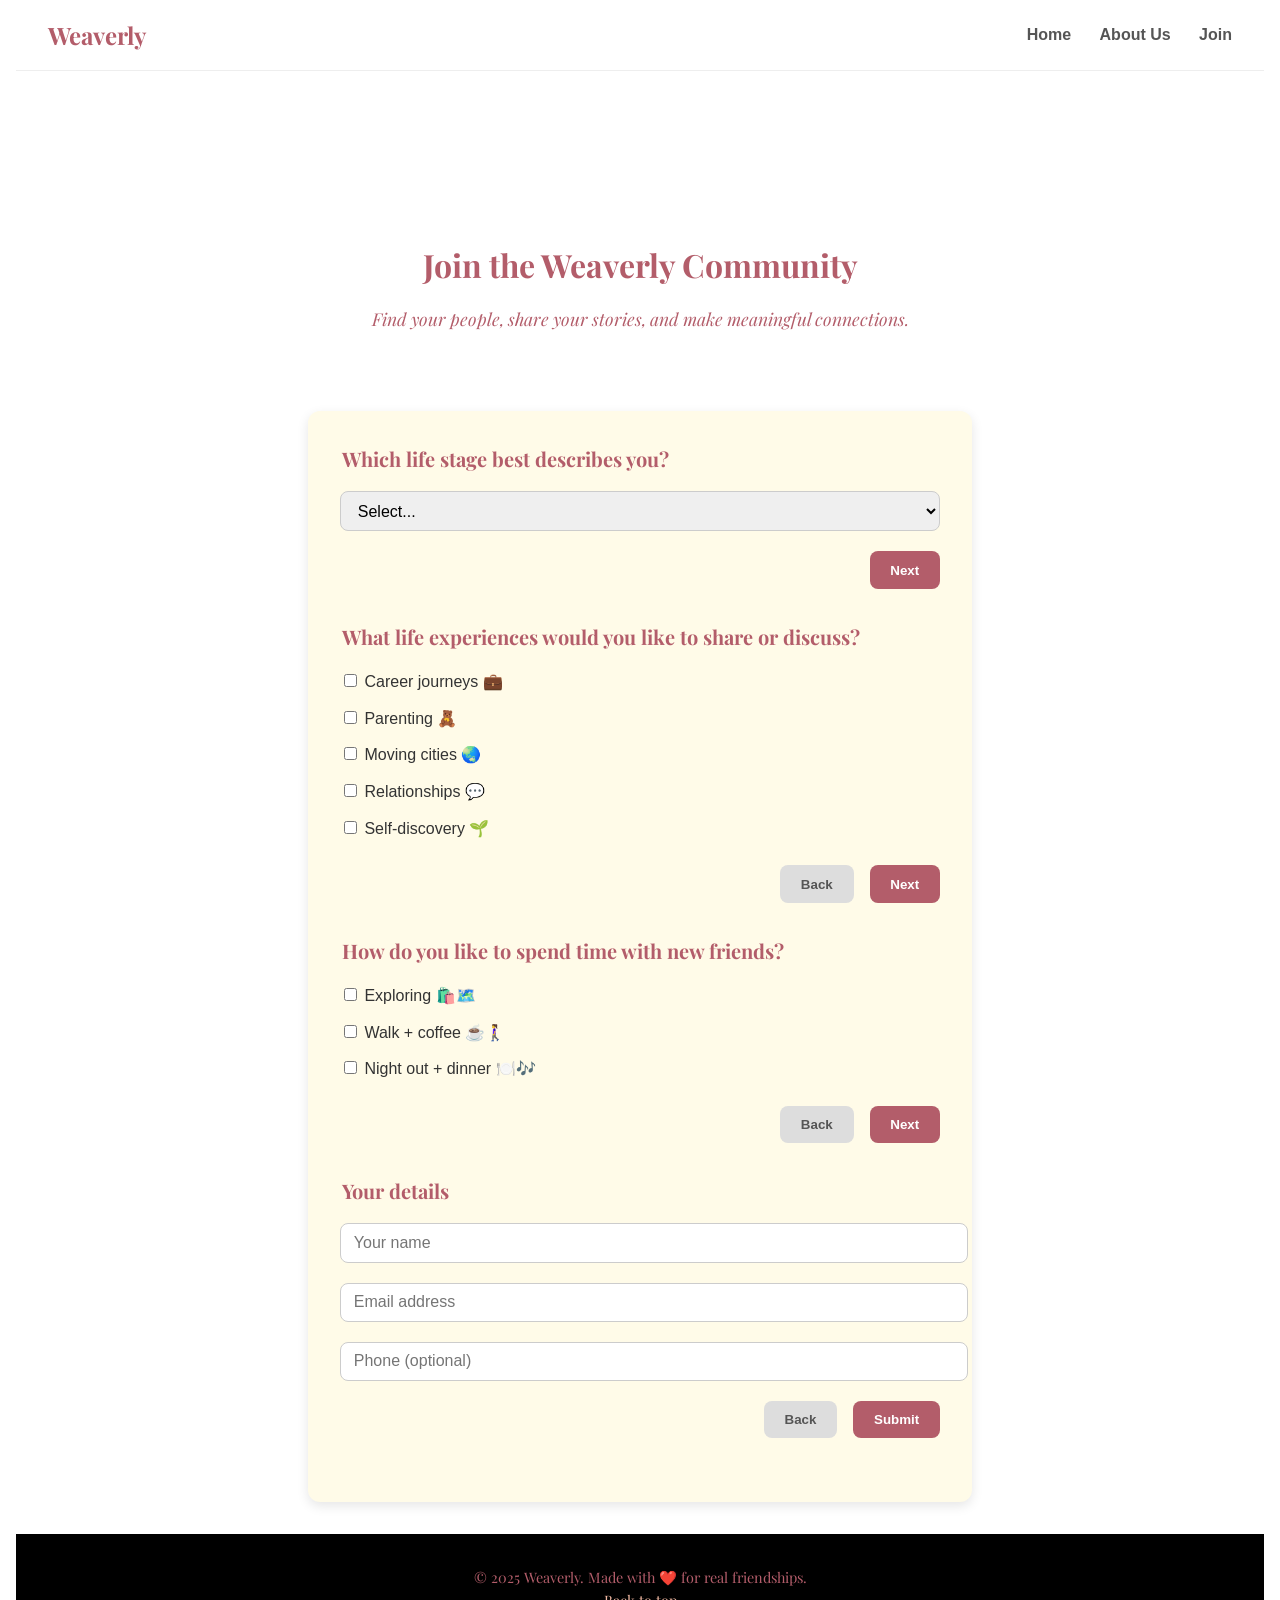
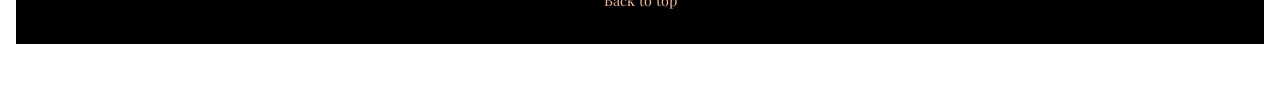
<file: signup-form.html>
<!DOCTYPE html>
<html lang="en">
<head>
  <meta charset="UTF-8" />
  <meta name="viewport" content="width=device-width, initial-scale=1" />
  <title>Weaverly – Join the Community</title>
  <link href="https://fonts.googleapis.com/css?family=Playfair+Display:700,400|Inter:400,600&display=swap" rel="stylesheet" />
  <link rel="stylesheet" href="assets/styles.css" />
  <style>
    body {
      font-family: var(--font-sans, 'Inter', sans-serif);
      background-color: #fff;
      color: #333;
      margin: 0;
      padding: 0 1rem 3rem;
    }

    nav {
      display: flex;
      justify-content: space-between;
      align-items: center;
      padding: 1rem 2rem;
      border-bottom: 1px solid #eee;
      background: #fff;
      position: sticky;
      top: 0;
      z-index: 10;
    }
    nav .logo {
      font-family: var(--font-serif, 'Playfair Display', serif);
      font-weight: 700;
      font-size: 1.5rem;
      color: #b35d6a;
    }
    nav .nav-links a {
      margin-left: 1.5rem;
      text-decoration: none;
      color: #555;
      font-weight: 600;
    }
    nav .nav-links a:hover {
      color: #b35d6a;
    }

    header.signup-hero {
      margin-top: 5.5rem;
      text-align: center;
      padding: 3rem 1rem 2rem;
      max-width: 600px;
      margin-left: auto;
      margin-right: auto;
      font-family: var(--font-serif);
      color: #b35d6a;
    }

    header.signup-hero p {
      font-style: italic;
      font-size: 1.1rem;
      line-height: 1.4;
    }

    main.container {
      max-width: 600px;
      margin: 2rem auto;
      background: #fffbe8;
      border-radius: 12px;
      box-shadow: 0 4px 12px rgba(0, 0, 0, 0.1);
      padding: 2rem;
      position: relative;
      z-index: 20;
    }

    fieldset.step {
      border: none;
      display: block !important; /* DEBUG: Show all steps */
      padding: 0;
      margin: 0 0 2rem;
    }

    legend {
      font-family: var(--font-serif);
      font-weight: 700;
      font-size: 1.25rem;
      margin-bottom: 1rem;
      color: #b35d6a;
    }

    select,
    input[type="text"],
    input[type="email"] {
      width: 100%;
      padding: 0.6rem 0.8rem;
      border: 1.5px solid #ccc;
      border-radius: 8px;
      font-size: 1rem;
      margin-bottom: 1.25rem;
    }

    .checkbox-group {
      display: flex;
      flex-direction: column;
      gap: 0.7rem;
      margin-bottom: 1.5rem;
    }

    .checkbox-group label {
      font-size: 1rem;
    }

    .buttons {
      display: flex;
      justify-content: flex-end;
      gap: 1rem;
    }

    .buttons button {
      background-color: #b35d6a;
      color: white;
      border: none;
      padding: 0.7rem 1.3rem;
      font-weight: 600;
      border-radius: 8px;
      cursor: pointer;
    }

    .buttons .back-btn {
      background-color: #ddd;
      color: #555;
    }

    #thankyou {
      font-size: 1.3rem;
      color: #b35d6a;
      text-align: center;
      display: none;
    }

    footer {
      text-align: center;
      padding: 2rem 1rem;
      color: #b35d6a;
      font-family: var(--font-serif);
      font-size: 0.9rem;
    }
  </style>
</head>
<body>

  <nav>
    <div class="logo">Weaverly</div>
    <div class="nav-links">
      <a href="index.html#hero">Home</a>
      <a href="about.html">About Us</a>
      <a href="signup-form.html">Join</a>
    </div>
  </nav>

  <header class="signup-hero" id="hero">
    <h1>Join the Weaverly Community</h1>
    <p>Find your people, share your stories, and make meaningful connections.</p>
  </header>

  <main class="container">
    <form id="multiStepForm">
      <fieldset class="step" id="step1">
        <legend>Which life stage best describes you?</legend>
        <select name="category" required>
          <option value="">Select...</option>
          <option value="student">Student</option>
          <option value="working-professional">Working Professional</option>
          <option value="parent">Parent</option>
          <option value="retired">Retired</option>
          <option value="other">Other</option>
        </select>
        <div class="buttons">
          <button type="button" class="next-btn">Next</button>
        </div>
      </fieldset>

      <fieldset class="step" id="step2">
        <legend>What life experiences would you like to share or discuss?</legend>
        <div class="checkbox-group">
          <label><input type="checkbox" name="life-experiences" value="career"> Career journeys 💼</label>
          <label><input type="checkbox" name="life-experiences" value="parenting"> Parenting 🧸</label>
          <label><input type="checkbox" name="life-experiences" value="moving-cities"> Moving cities 🌏</label>
          <label><input type="checkbox" name="life-experiences" value="relationships"> Relationships 💬</label>
          <label><input type="checkbox" name="life-experiences" value="self-discovery"> Self-discovery 🌱</label>
        </div>
        <div class="buttons">
          <button type="button" class="back-btn">Back</button>
          <button type="button" class="next-btn">Next</button>
        </div>
      </fieldset>

      <fieldset class="step" id="step3">
        <legend>How do you like to spend time with new friends?</legend>
        <div class="checkbox-group">
          <label><input type="checkbox" name="spend-time" value="exploring"> Exploring 🛍️🗺️</label>
          <label><input type="checkbox" name="spend-time" value="coffee"> Walk + coffee ☕🚶‍♀️</label>
          <label><input type="checkbox" name="spend-time" value="dinner"> Night out + dinner 🍽️🎶</label>
        </div>
        <div class="buttons">
          <button type="button" class="back-btn">Back</button>
          <button type="button" class="next-btn">Next</button>
        </div>
      </fieldset>

      <fieldset class="step" id="step4">
        <legend>Your details</legend>
        <input type="text" name="name" placeholder="Your name" required />
        <input type="email" name="email" placeholder="Email address" required />
        <input type="text" name="phone" placeholder="Phone (optional)" />
        <div class="buttons">
          <button type="button" class="back-btn">Back</button>
          <button type="submit">Submit</button>
        </div>
      </fieldset>
    </form>

    <div id="thankyou">Thanks for signing up! 💛</div>
  </main>

  <footer>
    &copy; 2025 Weaverly. Made with ❤️ for real friendships.<br />
    <a href="#hero">Back to top</a>
  </footer>

  <script>
    try {
      const form = document.getElementById("multiStepForm");
      const steps = form.querySelectorAll(".step");
      let current = 0;

      function showStep(i) {
        steps.forEach((s, index) => {
          s.style.display = index === i ? "block" : "none";
        });
      }

      const update = () => showStep(current);

      form.querySelectorAll(".next-btn").forEach(btn =>
        btn.addEventListener("click", () => {
          if (current < steps.length - 1) current++;
          update();
        })
      );

      form.querySelectorAll(".back-btn").forEach(btn =>
        btn.addEventListener("click", () => {
          if (current > 0) current--;
          update();
        })
      );

      form.addEventListener("submit", e => {
        e.preventDefault();
        form.style.display = "none";
        document.getElementById("thankyou").style.display = "block";
      });

      update();
    } catch (err) {
      console.error("JS Error:", err);
    }
  </script>

</body>
</html>
</file>
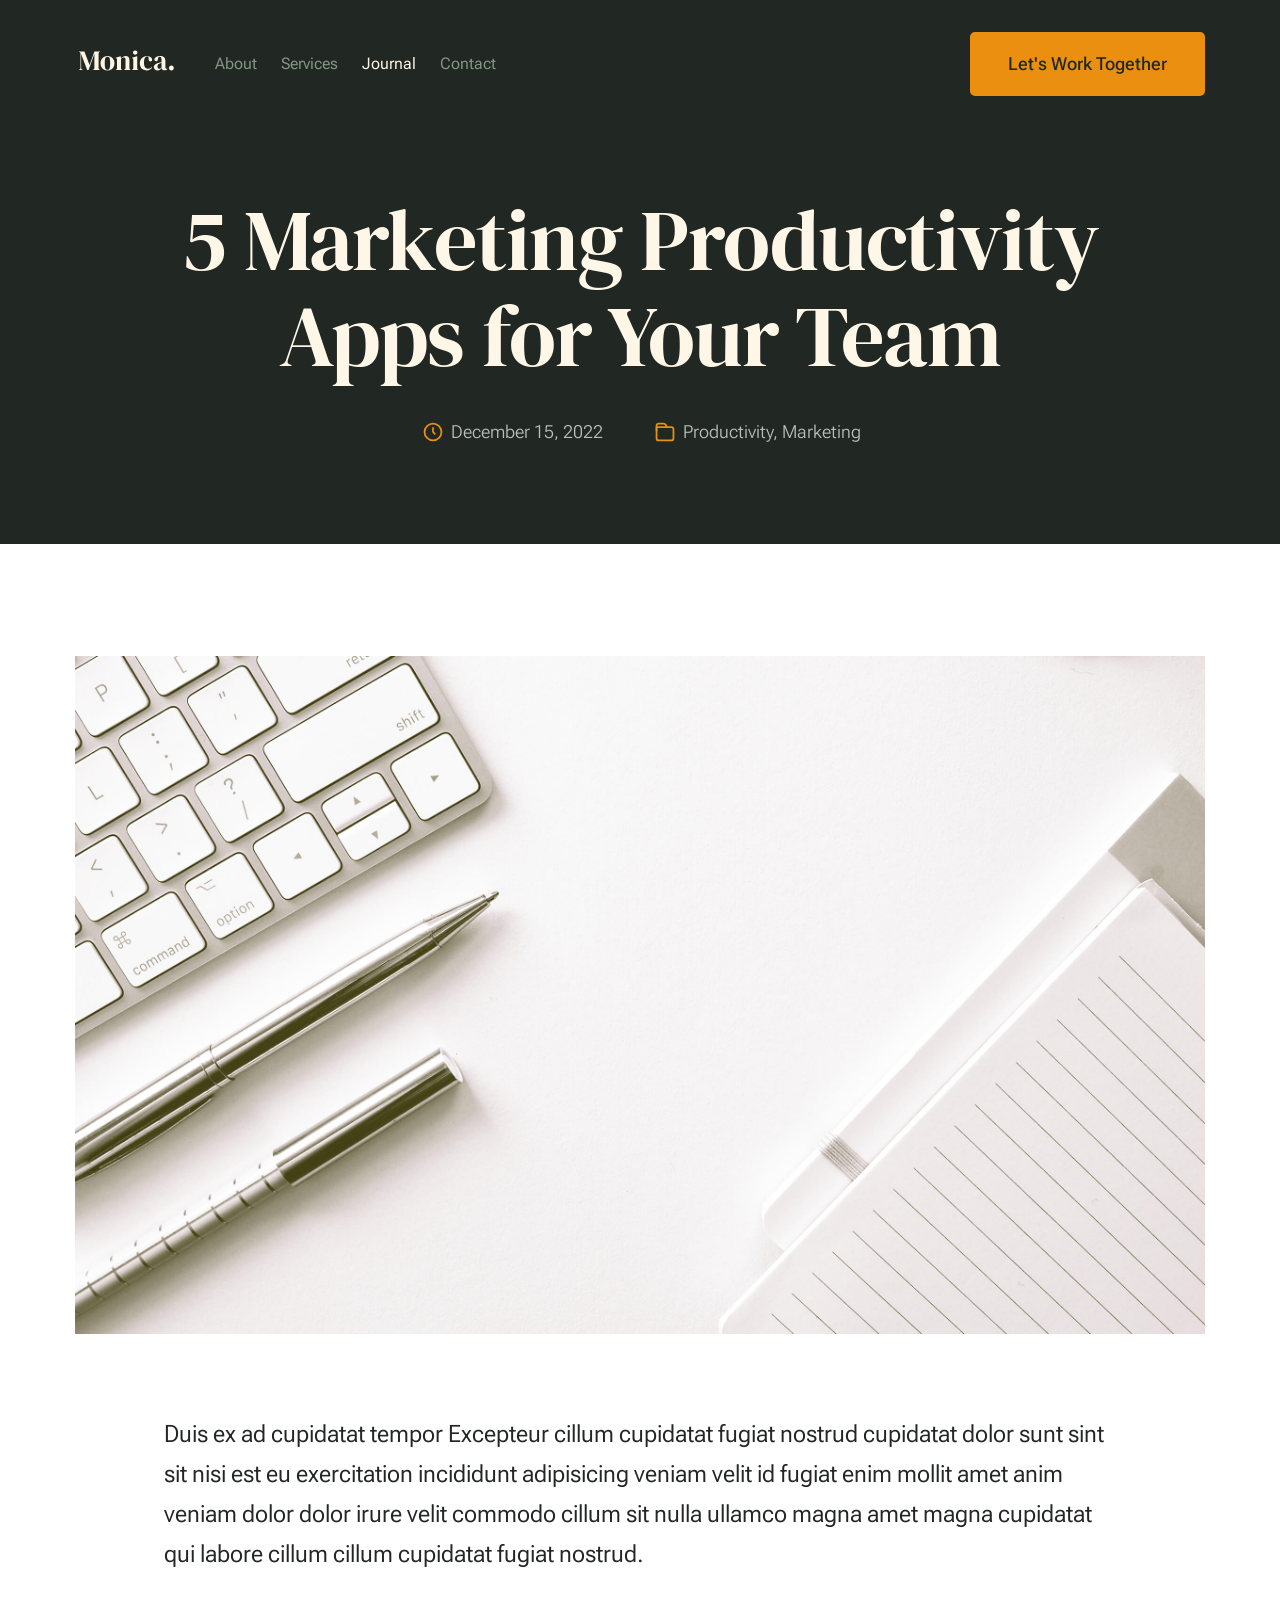
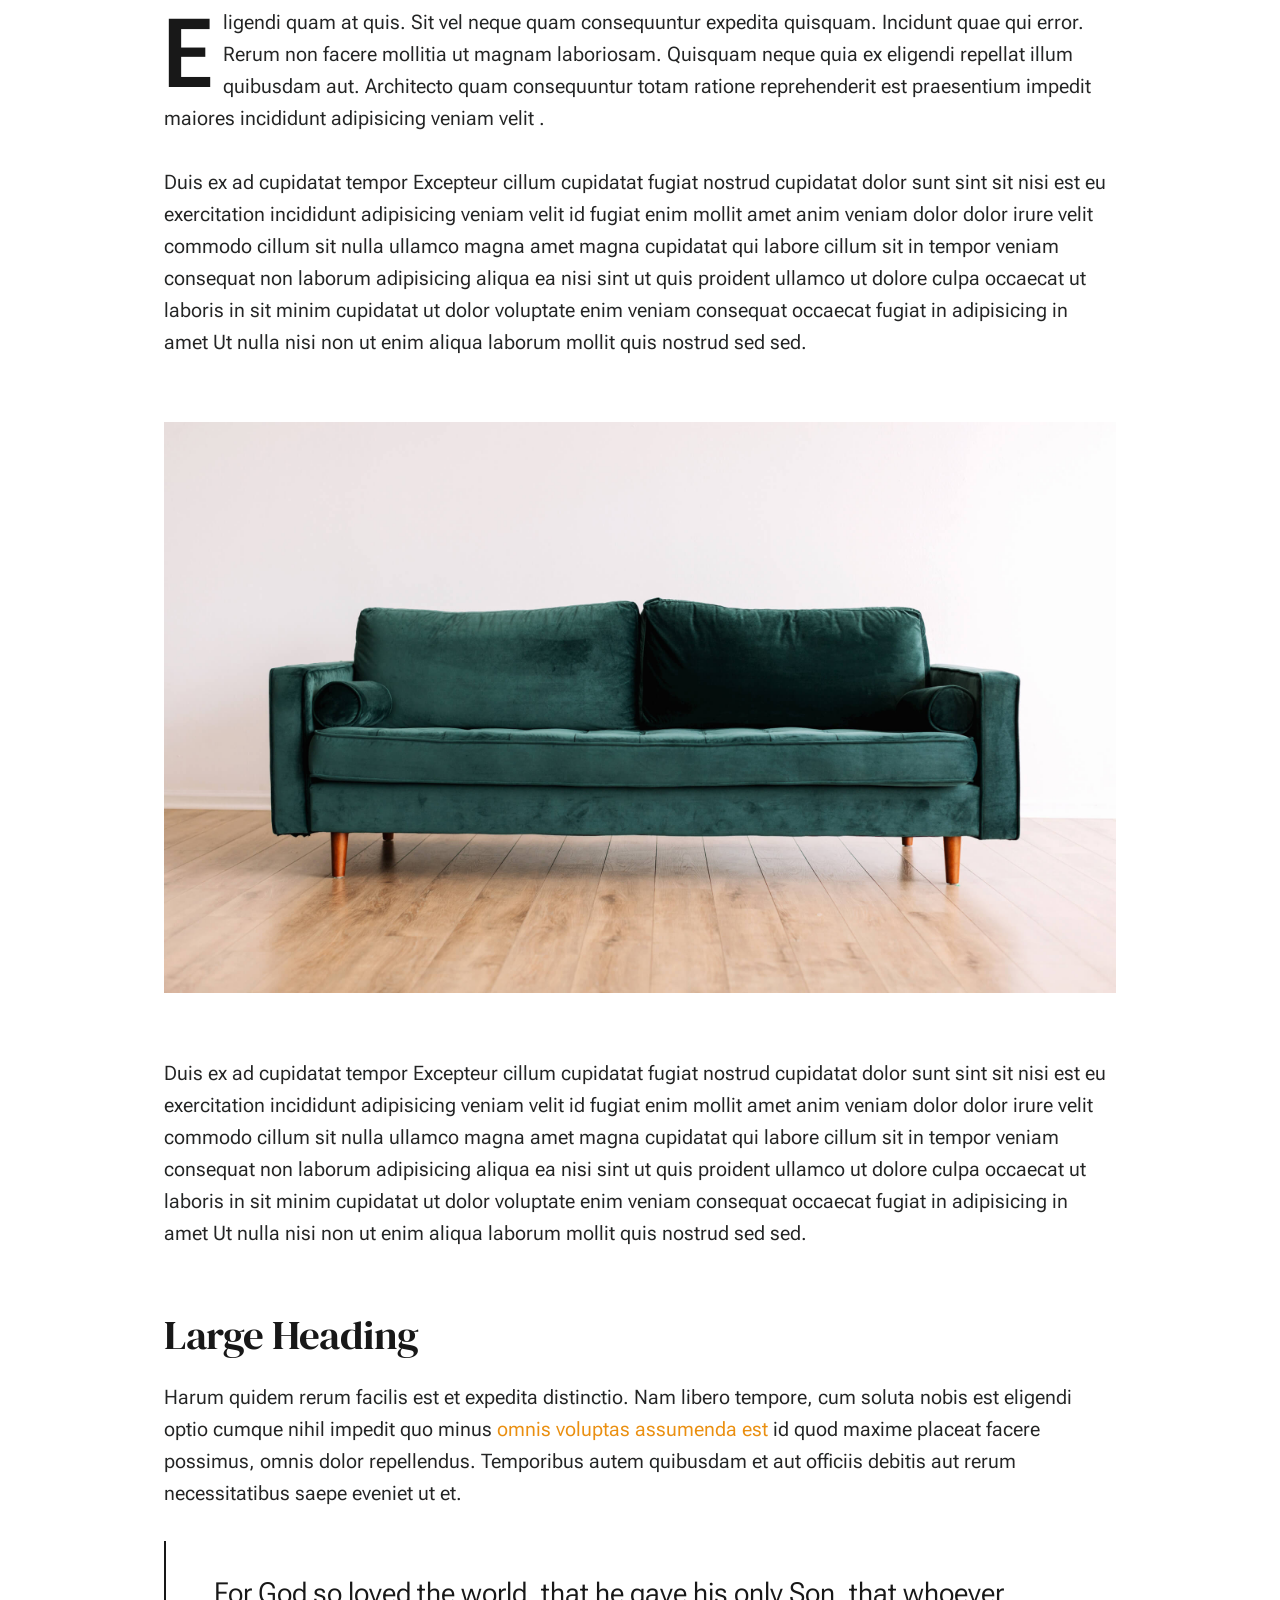
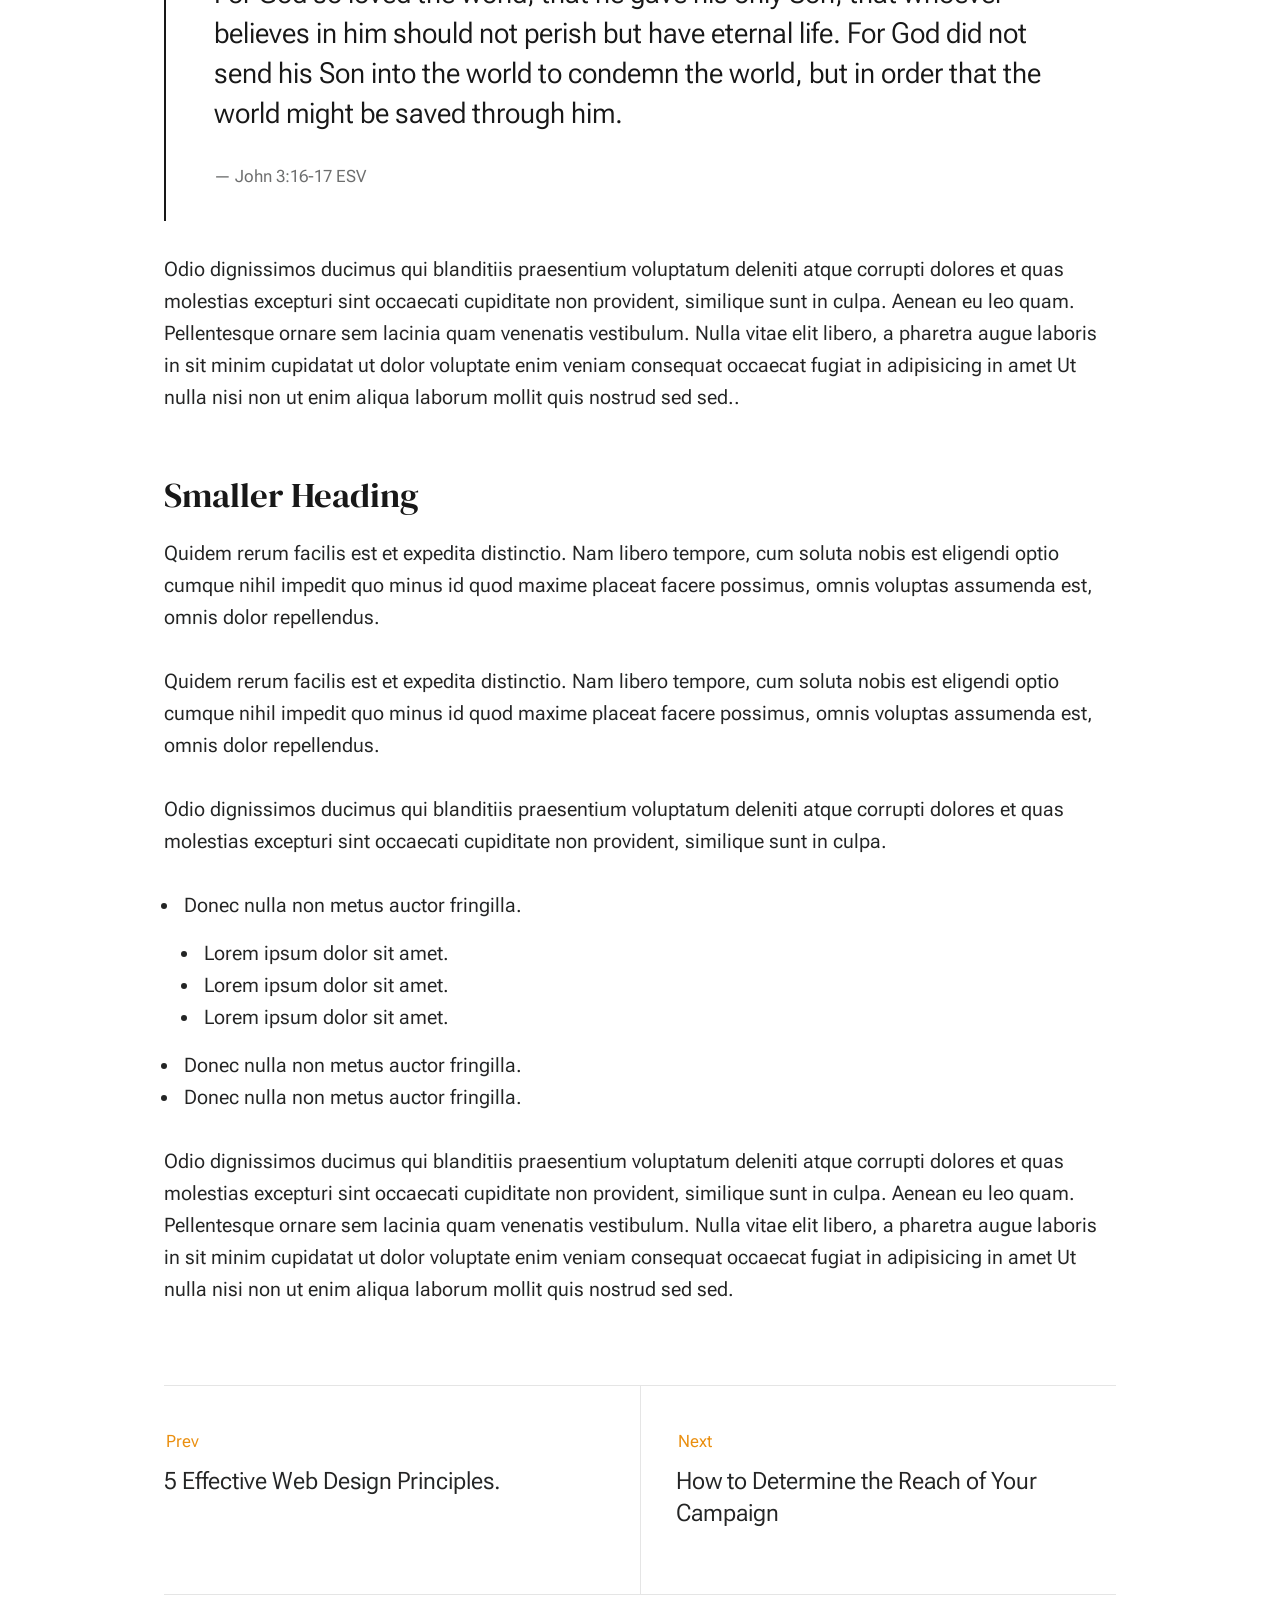
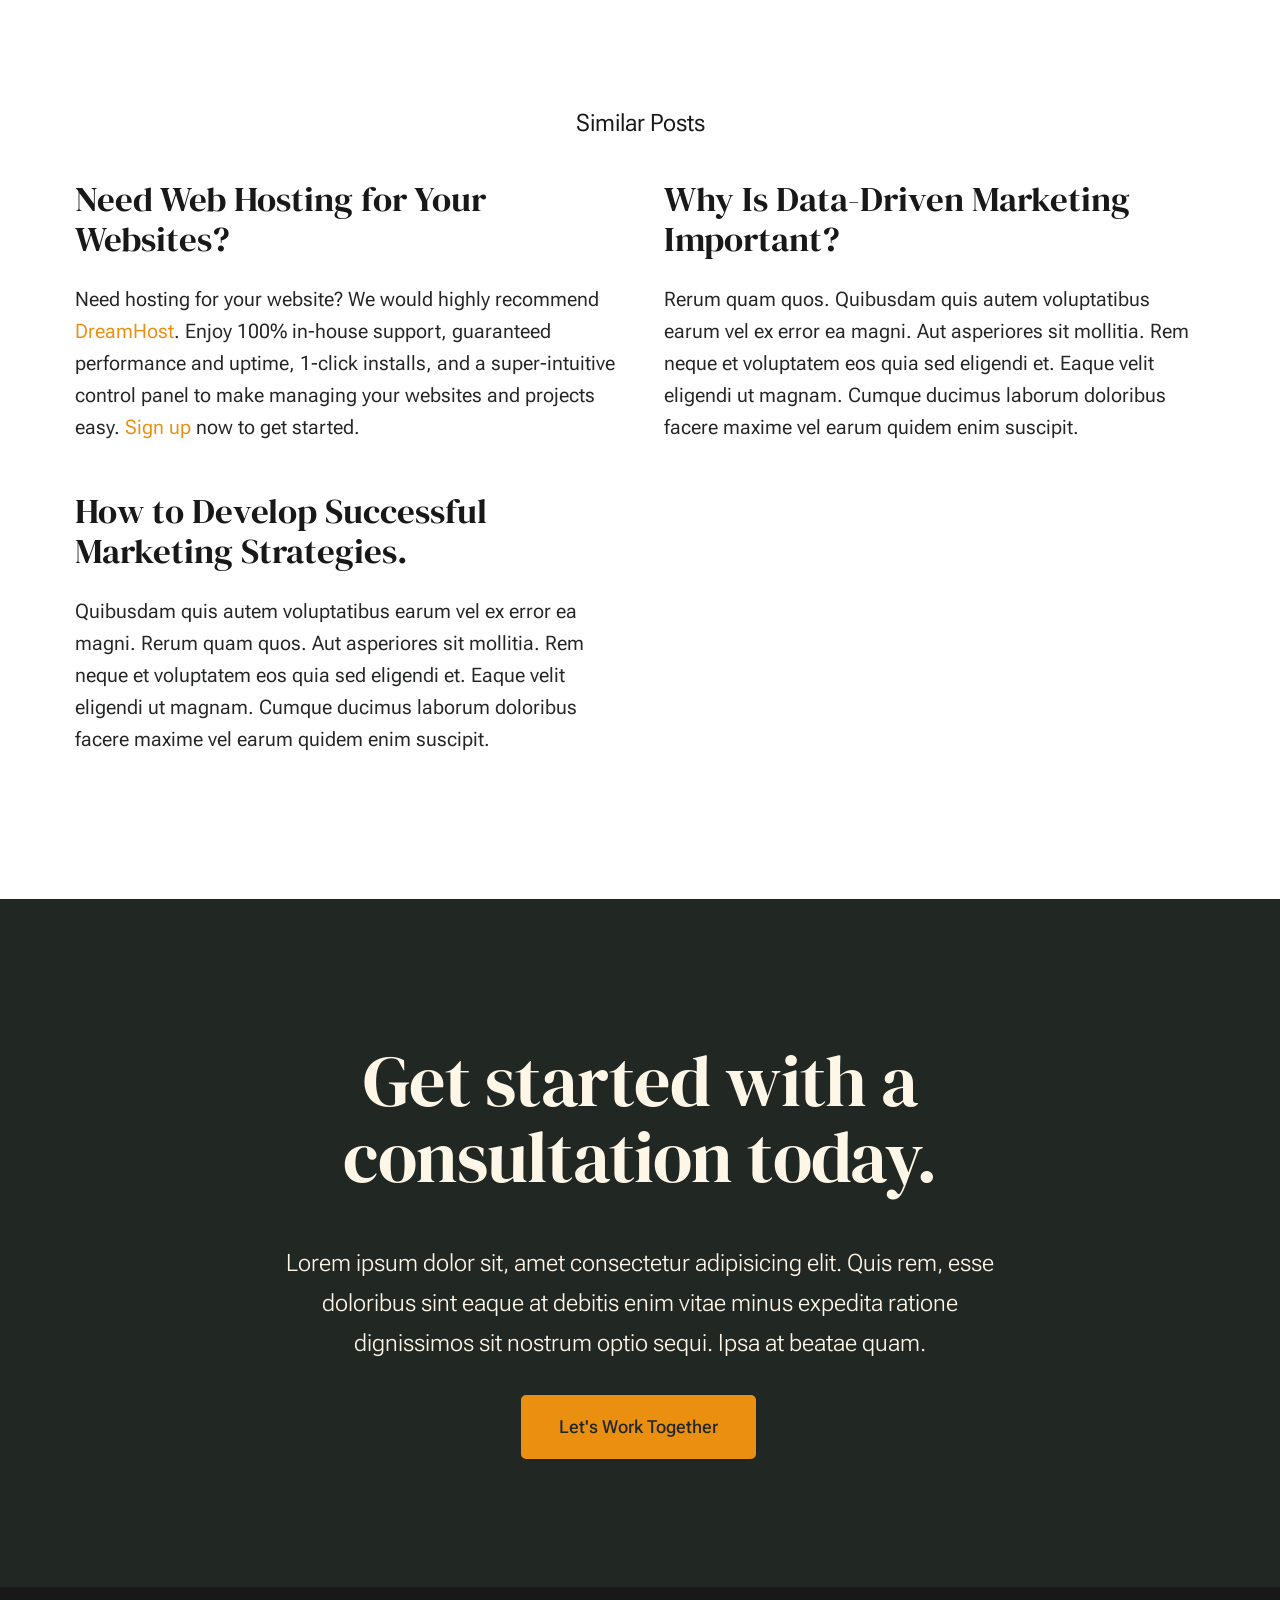
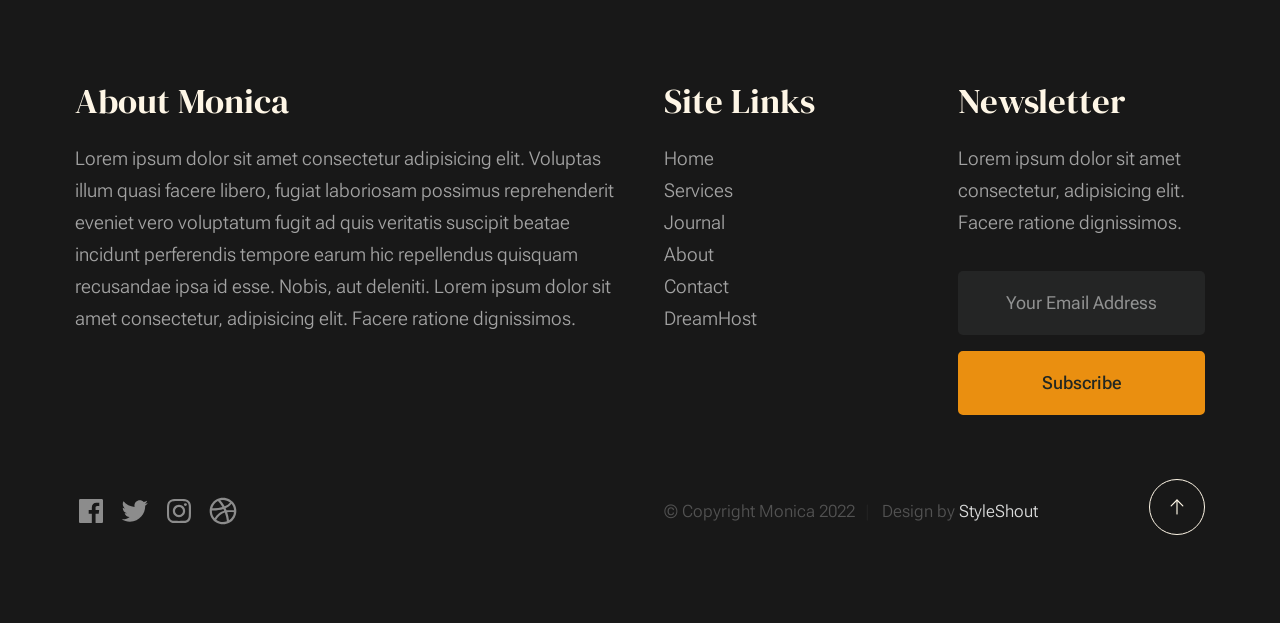
<file: single.html>
<!DOCTYPE html>
<html lang="en" class="no-js" >
<head>

    <!--- basic page needs
    ================================================== -->
    <meta charset="utf-8">
    <meta name="viewport" content="width=device-width, initial-scale=1">
    <title>Single - Monica</title>

    <script>
        document.documentElement.classList.remove('no-js');
        document.documentElement.classList.add('js');
    </script>

    <!-- CSS
    ================================================== -->
    <link rel="stylesheet" href="css/vendor.css">
    <link rel="stylesheet" href="css/styles.css">

    <!-- favicons
    ================================================== -->
    <link rel="apple-touch-icon" sizes="180x180" href="apple-touch-icon.png">
    <link rel="icon" type="image/png" sizes="32x32" href="favicon-32x32.png">
    <link rel="icon" type="image/png" sizes="16x16" href="favicon-16x16.png">
    <link rel="manifest" href="site.webmanifest">

</head>


<body id="top">


    <!-- preloader
    ================================================== -->
    <div id="preloader">
        <div id="loader" class="dots-fade">
            <div></div>
            <div></div>
            <div></div>
        </div>
    </div>


    <!-- page wrap
    ================================================== -->
    <div id="page" class="s-pagewrap">


        <!-- # site header 
        ================================================== -->
        <header class="s-header">

            <div class="row s-header__inner width-sixteen-col">

                <div class="s-header__block">
                    <div class="s-header__logo">
                        <a class="logo" href="index.html">
                            <img src="images/logo.svg" alt="Homepage">
                        </a>
                    </div>

                    <a class="s-header__menu-toggle" href="#0"><span>Menu</span></a>
                </div> <!-- end s-header__block -->

                <nav class="s-header__nav">    
                    <ul class="s-header__menu-links">
                        <li><a href="about.html">About</a></li>
                        <li><a href="services.html">Services</a></li>
                        <li class="current"><a href="blog.html">Journal</a></li>
                        <li><a href="contact.html">Contact</a></li>
                    </ul> <!-- s-header__menu-links -->

                    <div class="s-header__contact">
                        <a href="contact.html" class="btn btn--primary s-header__contact-btn">Let's Work Together</a>
                        
                    </div> <!-- s-header__contact -->    
                </nav> <!-- end s-header__nav -->

            </div> <!-- end s-header__inner -->

        </header> <!-- end s-header -->


        <!-- # site main content
        ================================================== -->
        <article id="content" class="s-content entry">

            <div class="s-pageheader entry__header">
                <div class="row">
                    <div class="column xl-12">

                        <h1 class="entry__title">
                            5 Marketing Productivity Apps for Your Team
                        </h1> <!-- end entry__title -->

                        <div class="entry__meta">
                            <div class="entry__meta-date">
                                <svg width="24" height="24" fill="none" viewBox="0 0 24 24">
                                    <circle cx="12" cy="12" r="7.25" stroke="currentColor" stroke-width="1.5"></circle>
                                    <path stroke="currentColor" stroke-width="1.5" d="M12 8V12L14 14"></path>
                                </svg>
                                December 15, 2022 
                            </div>
                            <div class="entry__meta-cat">
                                <svg width="24" height="24" fill="none" viewBox="0 0 24 24">
                                    <path stroke="currentColor" stroke-linecap="round" stroke-linejoin="round" stroke-width="1.5" d="M19.25 17.25V9.75C19.25 8.64543 18.3546 7.75 17.25 7.75H4.75V17.25C4.75 18.3546 5.64543 19.25 6.75 19.25H17.25C18.3546 19.25 19.25 18.3546 19.25 17.25Z"></path>
                                    <path stroke="currentColor" stroke-linecap="round" stroke-linejoin="round" stroke-width="1.5" d="M13.5 7.5L12.5685 5.7923C12.2181 5.14977 11.5446 4.75 10.8127 4.75H6.75C5.64543 4.75 4.75 5.64543 4.75 6.75V11"></path>
                                </svg>                                      
                                <span class="cat-links">
                                    <a href="blog.html">Productivity</a>
                                    <a href="blog.html">Marketing</a>
                                </span>
                            </div>
                        </div> <!-- end entry__meta -->

                    </div>
                </div>
            </div> <!-- end entry__header --> 

            <div class="s-pagecontent entry__content">

                <div class="row entry__media">
                    <div class="column xl-12">
                        <figure class="featured-image">
                            <img src="images/thumbs/single/standard-1200.jpg" 
                                 srcset="images/thumbs/single/standard-2400.jpg 2400w, 
                                         images/thumbs/single/standard-1200.jpg 1200w, 
                                         images/thumbs/single/standard-600.jpg 600w" sizes="(max-width: 2400px) 100vw, 2400px" alt="">
                        </figure>
                    </div>
                </div> <!-- end entry__media -->

                <div class="row entry__primary width-narrower">
                    <div class="column xl-12"> 

                            <p class="lead">
                            Duis ex ad cupidatat tempor Excepteur cillum cupidatat fugiat nostrud cupidatat dolor 
                            sunt sint sit nisi est eu exercitation incididunt adipisicing veniam velit id fugiat 
                            enim mollit amet anim veniam dolor dolor irure velit commodo cillum sit nulla ullamco 
                            magna amet magna cupidatat qui labore cillum cillum cupidatat fugiat nostrud. </p> 

                            <p class="drop-cap">
                            Eligendi quam at quis. Sit vel neque quam consequuntur expedita quisquam. Incidunt quae 
                            qui error. Rerum non facere mollitia ut magnam laboriosam. Quisquam neque quia ex eligendi 
                            repellat illum quibusdam aut. Architecto quam consequuntur totam ratione reprehenderit est 
                            praesentium impedit maiores incididunt adipisicing veniam velit .
                            </p>
    
                            <p>
                            Duis ex ad cupidatat tempor Excepteur cillum cupidatat fugiat nostrud cupidatat dolor 
                            sunt sint sit nisi est eu exercitation incididunt adipisicing veniam velit id fugiat 
                            enim mollit amet anim veniam dolor dolor irure velit commodo cillum sit nulla ullamco 
                            magna amet magna cupidatat qui labore cillum sit in tempor veniam consequat non laborum 
                            adipisicing aliqua ea nisi sint ut quis proident ullamco ut dolore culpa occaecat ut 
                            laboris in sit minim cupidatat ut dolor voluptate enim veniam consequat occaecat fugiat 
                            in adipisicing in amet Ut nulla nisi non ut enim aliqua laborum mollit quis nostrud sed sed.
                            </p>
            
                            <figure class="alignwide">
                                <img src="images/sample-1200.jpg" 
                                     srcset="images/sample-2400.jpg 2400w, 
                                             images/sample-1200.jpg 1200w, 
                                             images/sample-600.jpg 600w" sizes="(max-width: 2400px) 100vw, 2400px" alt="">
                            </figure>
    
                            <p>
                            Duis ex ad cupidatat tempor Excepteur cillum cupidatat fugiat nostrud cupidatat dolor 
                            sunt sint sit nisi est eu exercitation incididunt adipisicing veniam velit id fugiat 
                            enim mollit amet anim veniam dolor dolor irure velit commodo cillum sit nulla ullamco 
                            magna amet magna cupidatat qui labore cillum sit in tempor veniam consequat non laborum 
                            adipisicing aliqua ea nisi sint ut quis proident ullamco ut dolore culpa occaecat ut 
                            laboris in sit minim cupidatat ut dolor voluptate enim veniam consequat occaecat fugiat 
                            in adipisicing in amet Ut nulla nisi non ut enim aliqua laborum mollit quis nostrud sed sed.
                            </p>
    
                            <h2>Large Heading</h2>
        
                            <p>
                            Harum quidem rerum facilis est et expedita distinctio. Nam libero tempore, cum soluta 
                            nobis est eligendi optio cumque nihil impedit quo minus <a href="http://#">omnis voluptas assumenda est</a> 
                            id quod maxime placeat facere possimus, omnis dolor repellendus. Temporibus autem quibusdam et 
                            aut officiis debitis aut rerum necessitatibus saepe eveniet ut et.</p>
    
                            <blockquote>
                                <p>
                                For God so loved the world, that he gave his only Son, that whoever believes in 
                                him should not perish but have eternal life. For God did not send his Son into 
                                the world to condemn the world, but in order that the world might be 
                                saved through him.
                                </p>
                                <cite>John 3:16-17 ESV</cite>
                            </blockquote>
    
                            <p>
                            Odio dignissimos ducimus qui blanditiis praesentium voluptatum deleniti atque corrupti dolores 
                            et quas molestias excepturi sint occaecati cupiditate non provident, similique sunt in culpa. 
                            Aenean eu leo quam. Pellentesque ornare sem lacinia quam venenatis vestibulum. Nulla vitae elit 
                            libero, a pharetra augue laboris in sit minim cupidatat ut dolor voluptate enim veniam consequat 
                            occaecat fugiat in adipisicing in amet Ut nulla nisi non ut enim aliqua laborum mollit quis nostrud sed sed..</p>
    
                            <h3>Smaller Heading</h3>
    
                            <p>
                            Quidem rerum facilis est et expedita distinctio. Nam libero tempore, cum soluta nobis est 
                            eligendi optio cumque nihil impedit quo minus id quod maxime placeat facere possimus, omnis voluptas 
                            assumenda est, omnis dolor repellendus.
                            </p>
    
                            <p>
                            Quidem rerum facilis est et expedita distinctio. Nam libero tempore, cum soluta nobis est 
                            eligendi optio cumque nihil impedit quo minus id quod maxime placeat facere possimus, omnis voluptas 
                            assumenda est, omnis dolor repellendus.
                            </p>
                                    
                            <p>
                            Odio dignissimos ducimus qui blanditiis praesentium voluptatum deleniti atque corrupti dolores et 
                            quas molestias excepturi sint occaecati cupiditate non provident, similique sunt in culpa.</p>
    
                            <ul>
                                <li>Donec nulla non metus auctor fringilla.
                                    <ul>
                                        <li>Lorem ipsum dolor sit amet.</li>
                                        <li>Lorem ipsum dolor sit amet.</li>
                                        <li>Lorem ipsum dolor sit amet.</li>
                                    </ul>
                                </li>
                                <li>Donec nulla non metus auctor fringilla.</li>
                                <li>Donec nulla non metus auctor fringilla.</li>
                            </ul>
    
                            <p>
                            Odio dignissimos ducimus qui blanditiis praesentium voluptatum deleniti atque corrupti dolores et quas 
                            molestias excepturi sint occaecati cupiditate non provident, similique sunt in culpa. Aenean eu leo quam. 
                            Pellentesque ornare sem lacinia quam venenatis vestibulum. Nulla vitae elit libero, a pharetra augue 
                            laboris in sit minim cupidatat ut dolor voluptate enim veniam consequat occaecat fugiat in adipisicing 
                            in amet Ut nulla nisi non ut enim aliqua laborum mollit quis nostrud sed sed.
                            </p>        

                            <div class="post-nav">
                                <div class="post-nav__prev">
                                    <a href="single-standard.html" rel="prev">
                                        <span>Prev</span>
                                        5 Effective Web Design Principles. 
                                    </a>
                                </div>
                                <div class="post-nav__next">
                                    <a href="single-standard.html" rel="next">
                                        <span>Next</span>
                                        How to Determine the Reach of Your Campaign
                                    </a>
                                </div>
                            </div> <!-- end post-nav -->                                                   
                   
                    </div> <!-- end column-->
                </div> <!-- end entry__primary -->    
                
                <div class="row related-posts">
                    <div class="column xl-12">

                        <h4 class="text-center">Similar Posts</h4>

                        <div class="grid-list-items">
                
                            <div class="grid-list-items__item blog-card">
                                <div class="blog-card__header">
                                    <h3 class="blog-card__title"><a href="https://www.dreamhost.com/r.cgi?287326">Need Web Hosting for Your Websites?</a></h3>
                                </div>
                                <div class="blog-card__text">
                                    <p>
                                    Need hosting for your website? We would highly recommend <a href="https://www.dreamhost.com/r.cgi?287326">DreamHost</a>.
                                    Enjoy 100% in-house support, guaranteed performance and uptime, 1-click installs, and a super-intuitive control 
                                    panel to make managing your websites and projects easy. <a href="https://www.dreamhost.com/r.cgi?287326">Sign up</a> now to get started.
                                    </p>
                                </div>
                            </div> <!-- end blog-card -->
                            <div class="grid-list-items__item blog-card">
                                <div class="blog-card__header">
                                    <h3 class="blog-card__title"><a href="single.html">Why Is Data-Driven Marketing Important?</a></h3>
                                </div>
                                <div class="blog-card__text">
                                    <p>
                                    Rerum quam quos. Quibusdam quis autem voluptatibus earum vel ex error ea magni. Aut asperiores 
                                    sit mollitia. Rem neque et voluptatem eos quia sed eligendi et. Eaque velit eligendi ut 
                                    magnam. Cumque ducimus laborum doloribus facere maxime vel earum quidem enim suscipit.
                                    </p>
                                </div>
                            </div> <!-- end blog-card -->
                            <div class="grid-list-items__item blog-card">
                                <div class="blog-card__header">
                                    <h3 class="blog-card__title"><a href="single.html">How to Develop Successful Marketing Strategies.</a></h3>
                                </div>
                                <div class="blog-card__text">
                                    <p>
                                    Quibusdam quis autem voluptatibus earum vel ex error ea magni. Rerum quam quos. Aut asperiores 
                                    sit mollitia. Rem neque et voluptatem eos quia sed eligendi et. Eaque velit eligendi ut 
                                    magnam. Cumque ducimus laborum doloribus facere maxime vel earum quidem enim suscipit.
                                    </p>
                                </div>
                            </div> <!-- end blog card -->
                        
                        </div> <!-- end grid-list-items -->
                          
                    </div> <!-- end column -->
                </div> <!-- end related-posts --> 

            </div> <!-- end entry__content -->

        </article> <!-- s-content entry-->
        

        <!-- # cta
        ================================================== -->
        <section id="cta" class="s-cta">

            <div class="row row-x-center text-center">
                <div class="column xl-8 lg-12">

                    <div class="s-cta__content">
                        <h2 class="text-display-title">
                        Get started with a consultation today.
                        </h2>
                        <p class="lead">
                        Lorem ipsum dolor sit, amet consectetur adipisicing elit. Quis rem, esse doloribus sint eaque at debitis enim vitae minus expedita ratione dignissimos sit nostrum optio sequi. Ipsa at beatae quam.
                        </p>
                        <a href="contact.html" class="btn btn--primary">Let's Work Together</a>
                    </div>

                </div>
            </div>

        </section> <!-- end s-cta -->


        <!-- # footer 
        ================================================== -->
        <footer class="s-footer">
            <div class="row s-footer__content">
                <div class="column xl-6 lg-6 md-12 s-footer__block s-footer__about">                    
                    <h3>About Monica</h3>
                    <p>
                    Lorem ipsum dolor sit amet consectetur adipisicing elit. Voluptas illum quasi facere libero, 
                    fugiat laboriosam possimus reprehenderit eveniet vero voluptatum fugit ad quis veritatis suscipit beatae 
                    incidunt perferendis tempore earum hic repellendus quisquam recusandae ipsa id esse. Nobis, aut deleniti.
                    Lorem ipsum dolor sit amet consectetur, adipisicing elit. Facere ratione dignissimos.
                    </p>               
                </div>                
                <div class="column xl-3 lg-6 md-12 s-footer__block s-footer__site-links">
                    <h3>Site Links</h3>
                    <ul class="link-list">
                        <li><a href="index.html">Home</a></li>
                        <li><a href="services.html">Services</a></li>
                        <li><a href="blog.html">Journal</a></li>
                        <li><a href="about.html">About</a></li>
                        <li><a href="contact.html">Contact</a></li>
                        <li><a href="https://www.dreamhost.com/r.cgi?287326">DreamHost</a></li>
                    </ul>
                </div>
                <div class="column xl-3 lg-6 md-12 tab-12 s-footer__block s-footer__newsletter">
                    <h3>Newsletter</h3>

                    <p>
                    Lorem ipsum dolor sit amet consectetur, adipisicing elit. Facere ratione dignissimos.
                    </p>

                    <div class="subscribe-form">
                        <form id="mc-form" class="mc-form">
                            <input type="email" name="EMAIL" id="mce-EMAIL" class="u-fullwidth text-center" placeholder="Your Email Address" title="The domain portion of the email address is invalid (the portion after the @)." pattern="^([^\x00-\x20\x22\x28\x29\x2c\x2e\x3a-\x3c\x3e\x40\x5b-\x5d\x7f-\xff]+|\x22([^\x0d\x22\x5c\x80-\xff]|\x5c[\x00-\x7f])*\x22)(\x2e([^\x00-\x20\x22\x28\x29\x2c\x2e\x3a-\x3c\x3e\x40\x5b-\x5d\x7f-\xff]+|\x22([^\x0d\x22\x5c\x80-\xff]|\x5c[\x00-\x7f])*\x22))*\x40([^\x00-\x20\x22\x28\x29\x2c\x2e\x3a-\x3c\x3e\x40\x5b-\x5d\x7f-\xff]+|\x5b([^\x0d\x5b-\x5d\x80-\xff]|\x5c[\x00-\x7f])*\x5d)(\x2e([^\x00-\x20\x22\x28\x29\x2c\x2e\x3a-\x3c\x3e\x40\x5b-\x5d\x7f-\xff]+|\x5b([^\x0d\x5b-\x5d\x80-\xff]|\x5c[\x00-\x7f])*\x5d))*(\.\w{2,})+$" required>
                            <input type="submit" name="subscribe" value="Subscribe" class="btn btn--primary btn--small u-fullwidth">
                            <!-- <div style="position: absolute; left: -5000px;" aria-hidden="true"><input type="text" name="b_cdb7b577e41181934ed6a6a44_9a91cfe7b3" tabindex="-1" value=""></div> -->
                            <div class="mc-status"></div>
                        </form>
                    </div>
                </div>
            </div>    
            
            <div class="row s-footer__bottom">
                <div class="column xl-6 lg-12">
                    <ul class="s-footer__social social-list">
                        <li>
                            <a href="#0">
                                <svg xmlns="http://www.w3.org/2000/svg" width="24" height="24" viewBox="0 0 24 24" style="fill:rgba(0, 0, 0, 1);transform:;-ms-filter:"><path d="M20,3H4C3.447,3,3,3.448,3,4v16c0,0.552,0.447,1,1,1h8.615v-6.96h-2.338v-2.725h2.338v-2c0-2.325,1.42-3.592,3.5-3.592 c0.699-0.002,1.399,0.034,2.095,0.107v2.42h-1.435c-1.128,0-1.348,0.538-1.348,1.325v1.735h2.697l-0.35,2.725h-2.348V21H20 c0.553,0,1-0.448,1-1V4C21,3.448,20.553,3,20,3z"></path></svg>
                                <span class="u-screen-reader-text">Facebook</span>
                            </a>
                        </li>
                        <li>
                            <a href="#0">
                                <svg xmlns="http://www.w3.org/2000/svg" width="24" height="24" viewBox="0 0 24 24" style="fill:rgba(0, 0, 0, 1);transform:;-ms-filter:"><path d="M19.633,7.997c0.013,0.175,0.013,0.349,0.013,0.523c0,5.325-4.053,11.461-11.46,11.461c-2.282,0-4.402-0.661-6.186-1.809 c0.324,0.037,0.636,0.05,0.973,0.05c1.883,0,3.616-0.636,5.001-1.721c-1.771-0.037-3.255-1.197-3.767-2.793 c0.249,0.037,0.499,0.062,0.761,0.062c0.361,0,0.724-0.05,1.061-0.137c-1.847-0.374-3.23-1.995-3.23-3.953v-0.05 c0.537,0.299,1.16,0.486,1.82,0.511C3.534,9.419,2.823,8.184,2.823,6.787c0-0.748,0.199-1.434,0.548-2.032 c1.983,2.443,4.964,4.04,8.306,4.215c-0.062-0.3-0.1-0.611-0.1-0.923c0-2.22,1.796-4.028,4.028-4.028 c1.16,0,2.207,0.486,2.943,1.272c0.91-0.175,1.782-0.512,2.556-0.973c-0.299,0.935-0.936,1.721-1.771,2.22 c0.811-0.088,1.597-0.312,2.319-0.624C21.104,6.712,20.419,7.423,19.633,7.997z"></path></svg>
                                <span class="u-screen-reader-text">Twitter</span>
                            </a>
                        </li>
                        <li>
                            <a href="#0">
                                <svg xmlns="http://www.w3.org/2000/svg" width="24" height="24" viewBox="0 0 24 24" style="fill:rgba(0, 0, 0, 1);transform:;-ms-filter:"><path d="M11.999,7.377c-2.554,0-4.623,2.07-4.623,4.623c0,2.554,2.069,4.624,4.623,4.624c2.552,0,4.623-2.07,4.623-4.624 C16.622,9.447,14.551,7.377,11.999,7.377L11.999,7.377z M11.999,15.004c-1.659,0-3.004-1.345-3.004-3.003 c0-1.659,1.345-3.003,3.004-3.003s3.002,1.344,3.002,3.003C15.001,13.659,13.658,15.004,11.999,15.004L11.999,15.004z"></path><circle cx="16.806" cy="7.207" r="1.078"></circle><path d="M20.533,6.111c-0.469-1.209-1.424-2.165-2.633-2.632c-0.699-0.263-1.438-0.404-2.186-0.42 c-0.963-0.042-1.268-0.054-3.71-0.054s-2.755,0-3.71,0.054C7.548,3.074,6.809,3.215,6.11,3.479C4.9,3.946,3.945,4.902,3.477,6.111 c-0.263,0.7-0.404,1.438-0.419,2.186c-0.043,0.962-0.056,1.267-0.056,3.71c0,2.442,0,2.753,0.056,3.71 c0.015,0.748,0.156,1.486,0.419,2.187c0.469,1.208,1.424,2.164,2.634,2.632c0.696,0.272,1.435,0.426,2.185,0.45 c0.963,0.042,1.268,0.055,3.71,0.055s2.755,0,3.71-0.055c0.747-0.015,1.486-0.157,2.186-0.419c1.209-0.469,2.164-1.424,2.633-2.633 c0.263-0.7,0.404-1.438,0.419-2.186c0.043-0.962,0.056-1.267,0.056-3.71s0-2.753-0.056-3.71C20.941,7.57,20.801,6.819,20.533,6.111z M19.315,15.643c-0.007,0.576-0.111,1.147-0.311,1.688c-0.305,0.787-0.926,1.409-1.712,1.711c-0.535,0.199-1.099,0.303-1.67,0.311 c-0.95,0.044-1.218,0.055-3.654,0.055c-2.438,0-2.687,0-3.655-0.055c-0.569-0.007-1.135-0.112-1.669-0.311 c-0.789-0.301-1.414-0.923-1.719-1.711c-0.196-0.534-0.302-1.099-0.311-1.669c-0.043-0.95-0.053-1.218-0.053-3.654 c0-2.437,0-2.686,0.053-3.655c0.007-0.576,0.111-1.146,0.311-1.687c0.305-0.789,0.93-1.41,1.719-1.712 c0.534-0.198,1.1-0.303,1.669-0.311c0.951-0.043,1.218-0.055,3.655-0.055c2.437,0,2.687,0,3.654,0.055 c0.571,0.007,1.135,0.112,1.67,0.311c0.786,0.303,1.407,0.925,1.712,1.712c0.196,0.534,0.302,1.099,0.311,1.669 c0.043,0.951,0.054,1.218,0.054,3.655c0,2.436,0,2.698-0.043,3.654H19.315z"></path></svg>
                                <span class="u-screen-reader-text">Instagram</span>
                            </a>
                        </li>
                        <li>
                            <a href="#0">
                                <svg xmlns="http://www.w3.org/2000/svg" width="24" height="24" viewBox="0 0 24 24" style="fill: rgba(0, 0, 0, 1);transform: ;msFilter:;"><path d="M20.66 6.98a9.932 9.932 0 0 0-3.641-3.64C15.486 2.447 13.813 2 12 2s-3.486.447-5.02 1.34c-1.533.893-2.747 2.107-3.64 3.64S2 10.187 2 12s.446 3.487 1.34 5.02a9.924 9.924 0 0 0 3.641 3.64C8.514 21.553 10.187 22 12 22s3.486-.447 5.02-1.34a9.932 9.932 0 0 0 3.641-3.64C21.554 15.487 22 13.813 22 12s-.446-3.487-1.34-5.02zM12 3.66c2 0 3.772.64 5.32 1.919-.92 1.174-2.286 2.14-4.1 2.9-1.002-1.813-2.088-3.327-3.261-4.54A7.715 7.715 0 0 1 12 3.66zM5.51 6.8a8.116 8.116 0 0 1 2.711-2.22c1.212 1.201 2.325 2.7 3.34 4.5-2 .6-4.114.9-6.341.9-.573 0-1.006-.013-1.3-.04A8.549 8.549 0 0 1 5.51 6.8zM3.66 12c0-.054.003-.12.01-.2.007-.08.01-.146.01-.2.254.014.641.02 1.161.02 2.666 0 5.146-.367 7.439-1.1.187.373.381.793.58 1.26-1.32.293-2.674 1.006-4.061 2.14S6.4 16.247 5.76 17.5c-1.4-1.587-2.1-3.42-2.1-5.5zM12 20.34c-1.894 0-3.594-.587-5.101-1.759.601-1.187 1.524-2.322 2.771-3.401 1.246-1.08 2.483-1.753 3.71-2.02a29.441 29.441 0 0 1 1.56 6.62 8.166 8.166 0 0 1-2.94.56zm7.08-3.96a8.351 8.351 0 0 1-2.58 2.621c-.24-2.08-.7-4.107-1.379-6.081.932-.066 1.765-.1 2.5-.1.799 0 1.686.034 2.659.1a8.098 8.098 0 0 1-1.2 3.46zm-1.24-5c-1.16 0-2.233.047-3.22.14a27.053 27.053 0 0 0-.68-1.62c2.066-.906 3.532-2.006 4.399-3.3 1.2 1.414 1.854 3.027 1.96 4.84-.812-.04-1.632-.06-2.459-.06z"></path></svg>
                                <span class="u-screen-reader-text">Dribbble</span>
                            </a>
                        </li>
                    </ul> <!-- end s-footer__social -->
                </div>
                <div class="column xl-6 lg-12">
                    <p class="ss-copyright">
                        <span>© Copyright Monica 2022</span> 
                        <span>Design by <a href="https://www.styleshout.com/">StyleShout</a></span>
                    </p>
                </div>

                <div class="ss-go-top">
                    <a class="smoothscroll" title="Back to Top" href="#top">
                        <svg xmlns="http://www.w3.org/2000/svg" viewBox="0 0 24 24" width="36" height="36" fill="none" stroke="#ffffff" stroke-width="1" stroke-linecap="round" stroke-linejoin="round">&lt;!--!  Atomicons Free 1.00 by @atisalab License - https://atomicons.com/license/ (Icons: CC BY 4.0) Copyright 2021 Atomicons --&gt;<polyline points="17 11 12 6 7 11"></polyline><line x1="12" y1="18" x2="12" y2="6"></line></svg>
                    </a>
                </div> <!-- end ss-go-top -->
            </div>
            
        </footer> <!-- end s-footer -->

    </div> <!-- end page-wrap -->

    <!-- Java Script
    ================================================== -->
    <script src="js/plugins.js"></script>
    <script src="js/main.js"></script>

</body>
</html>
</file>
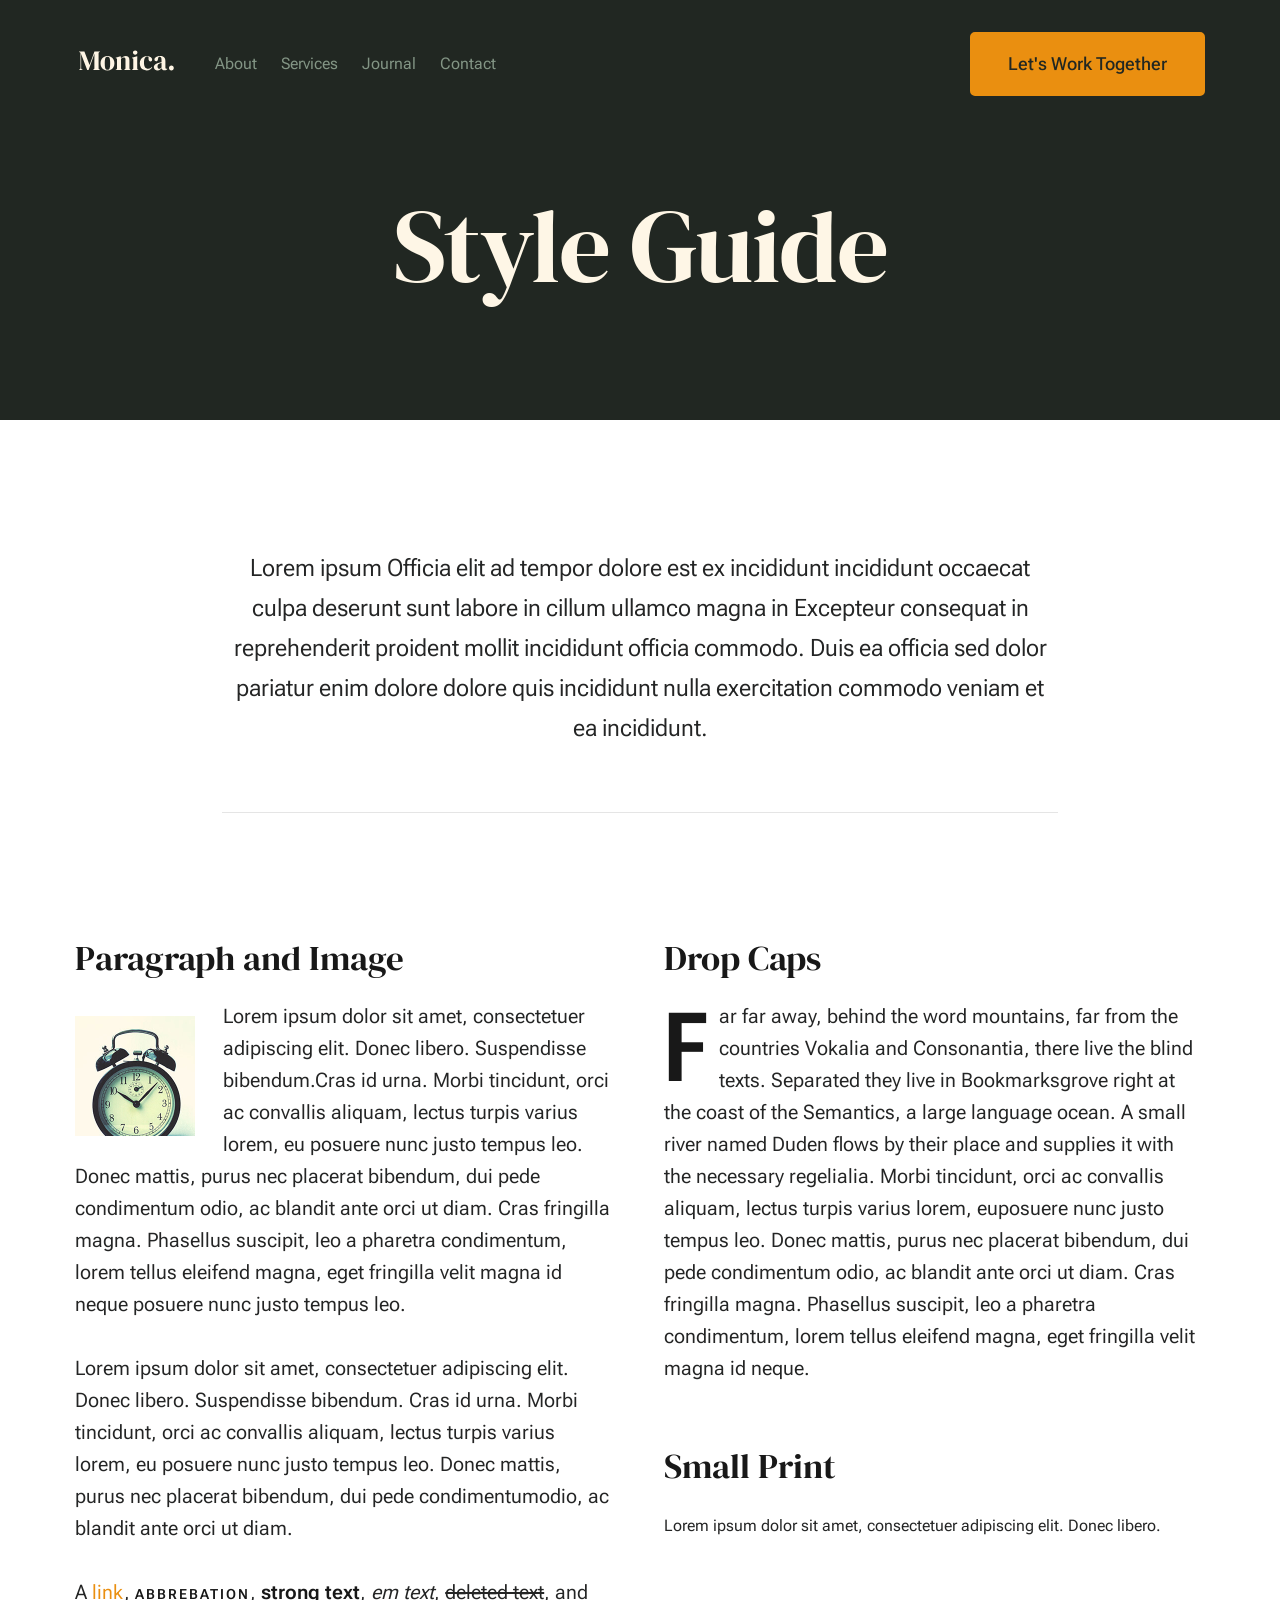
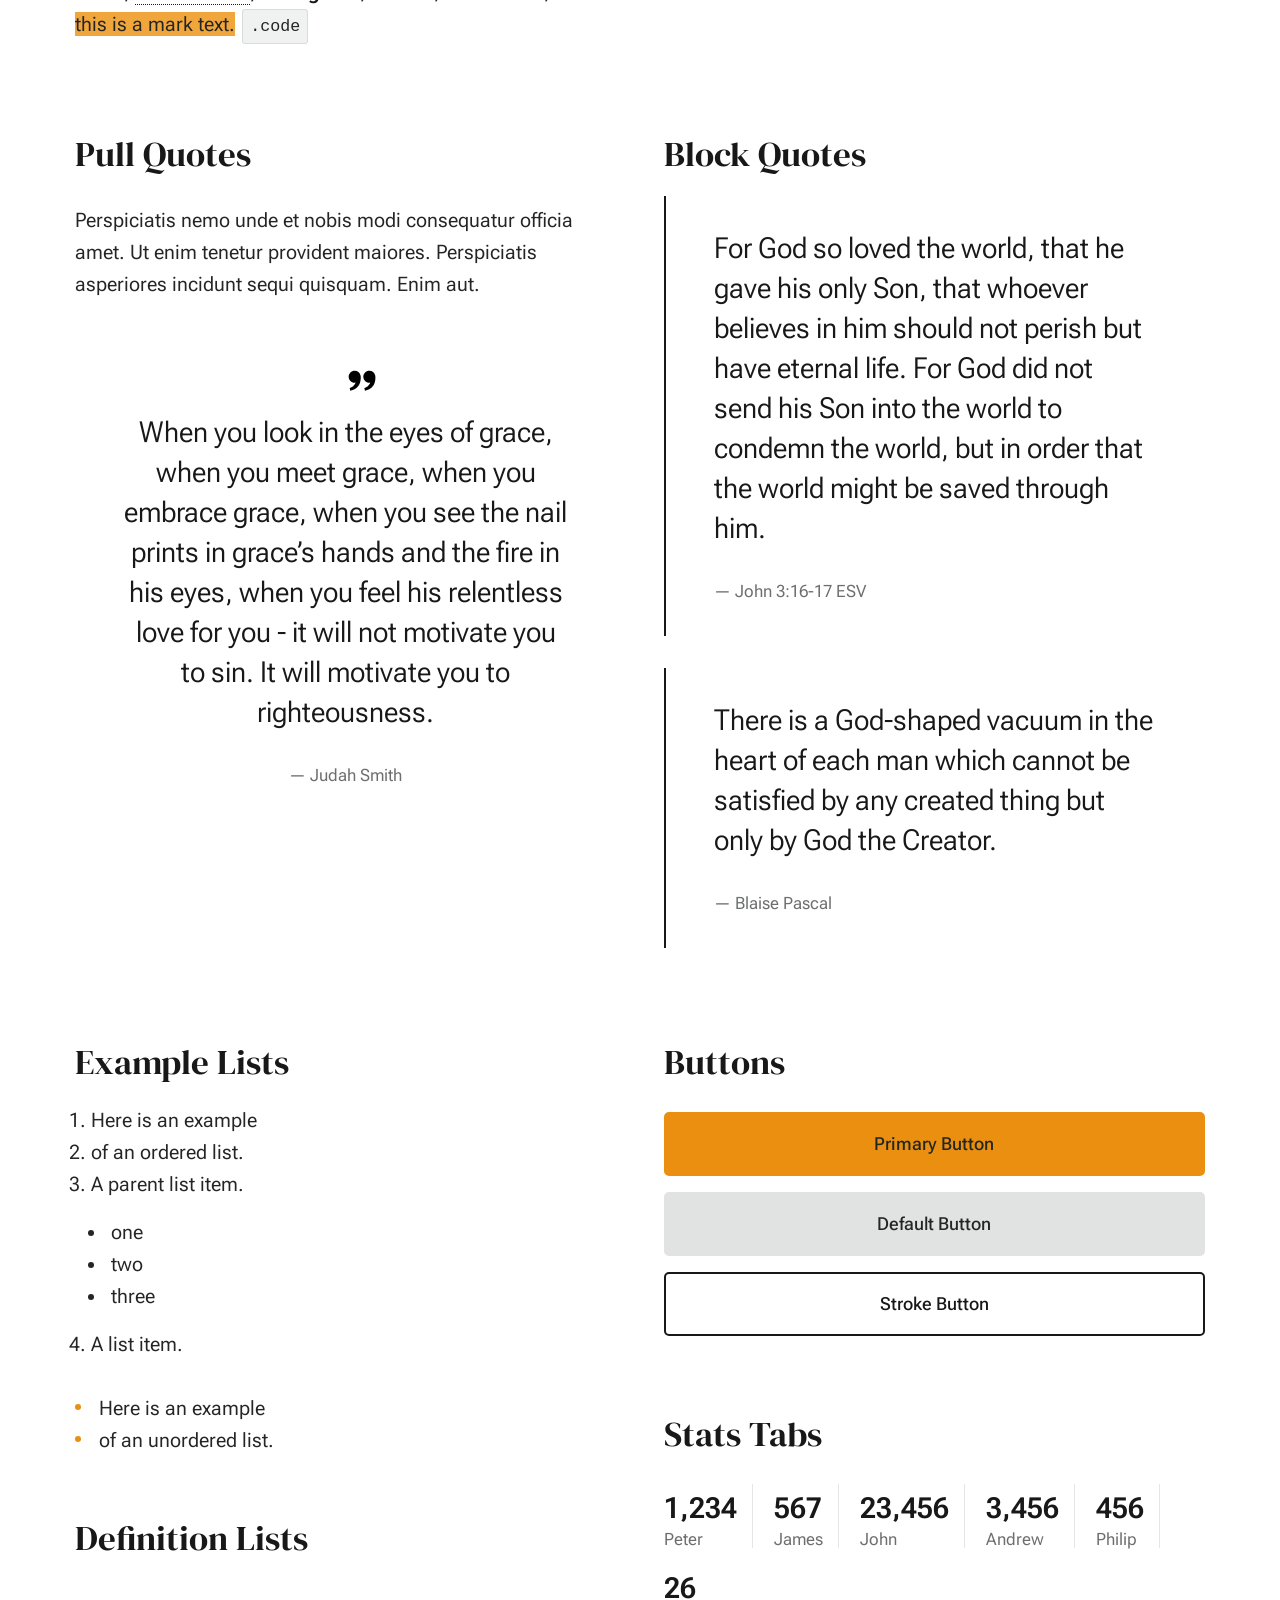
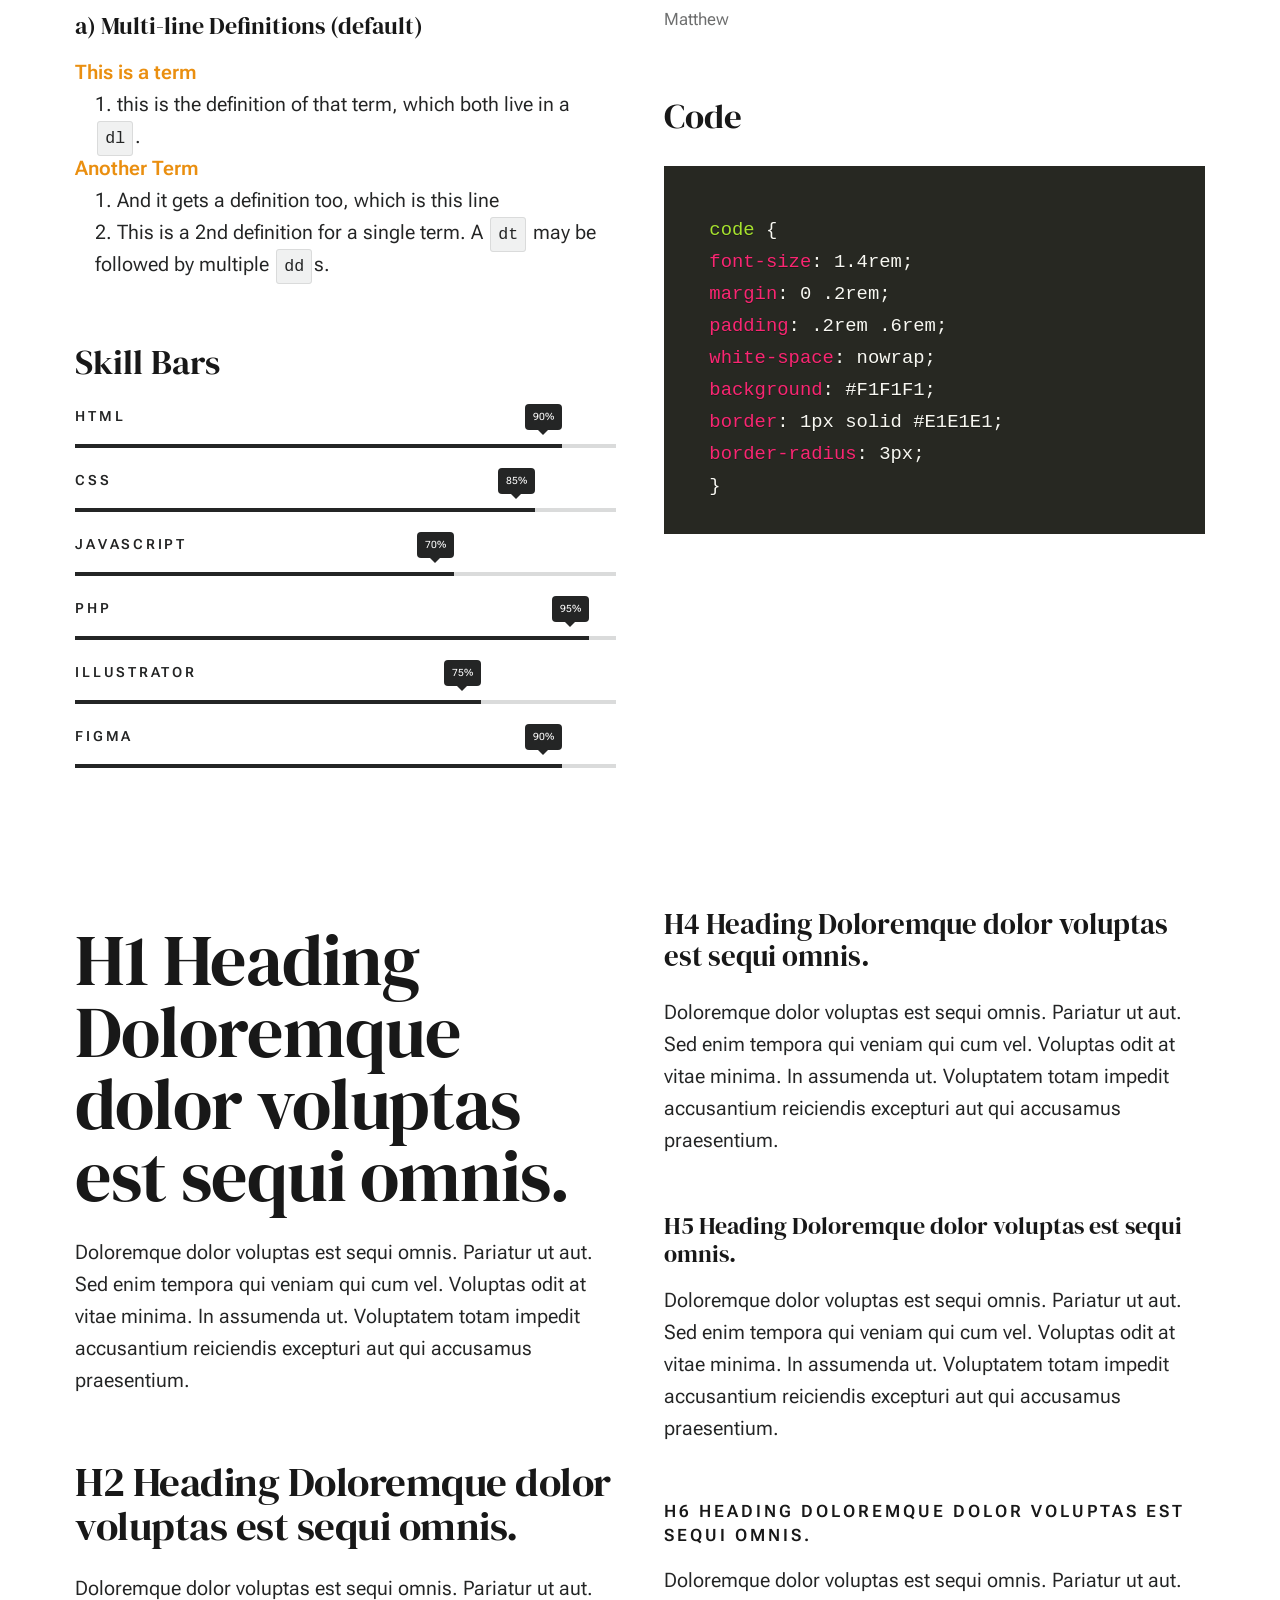
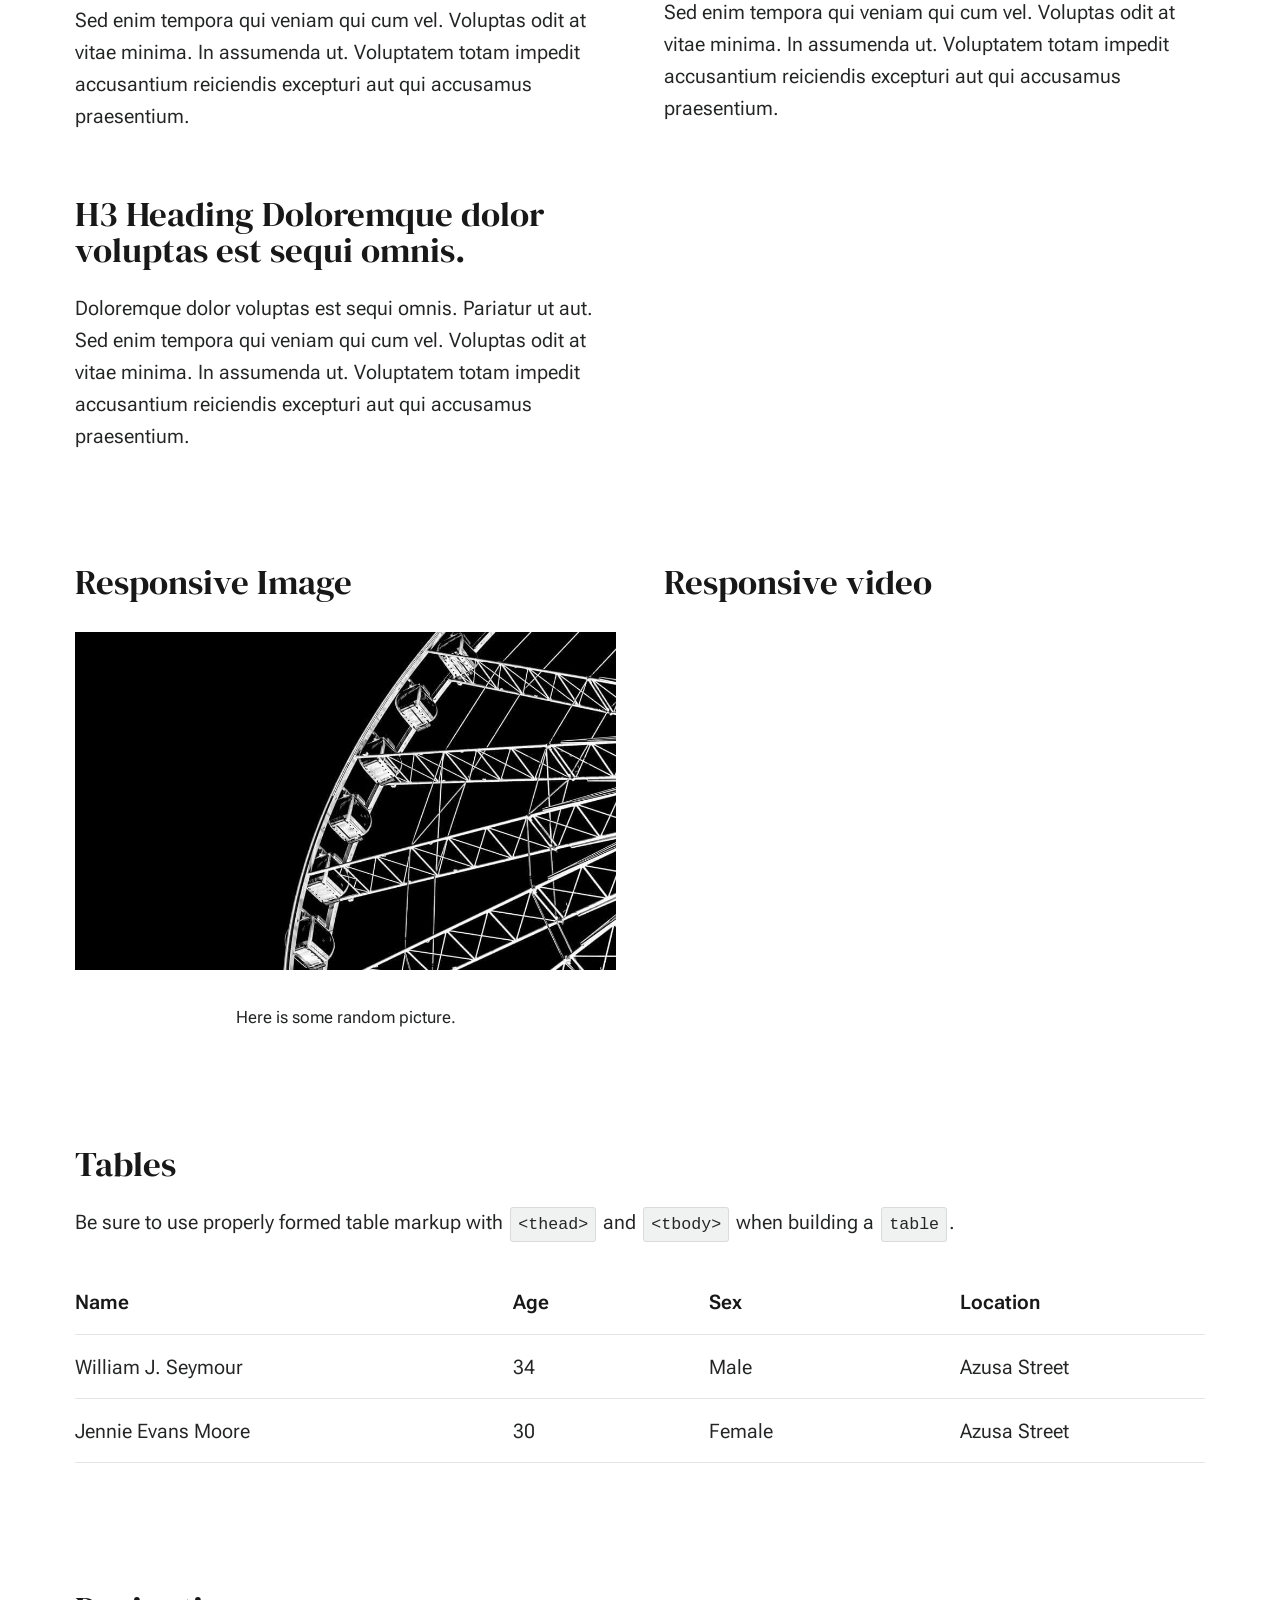
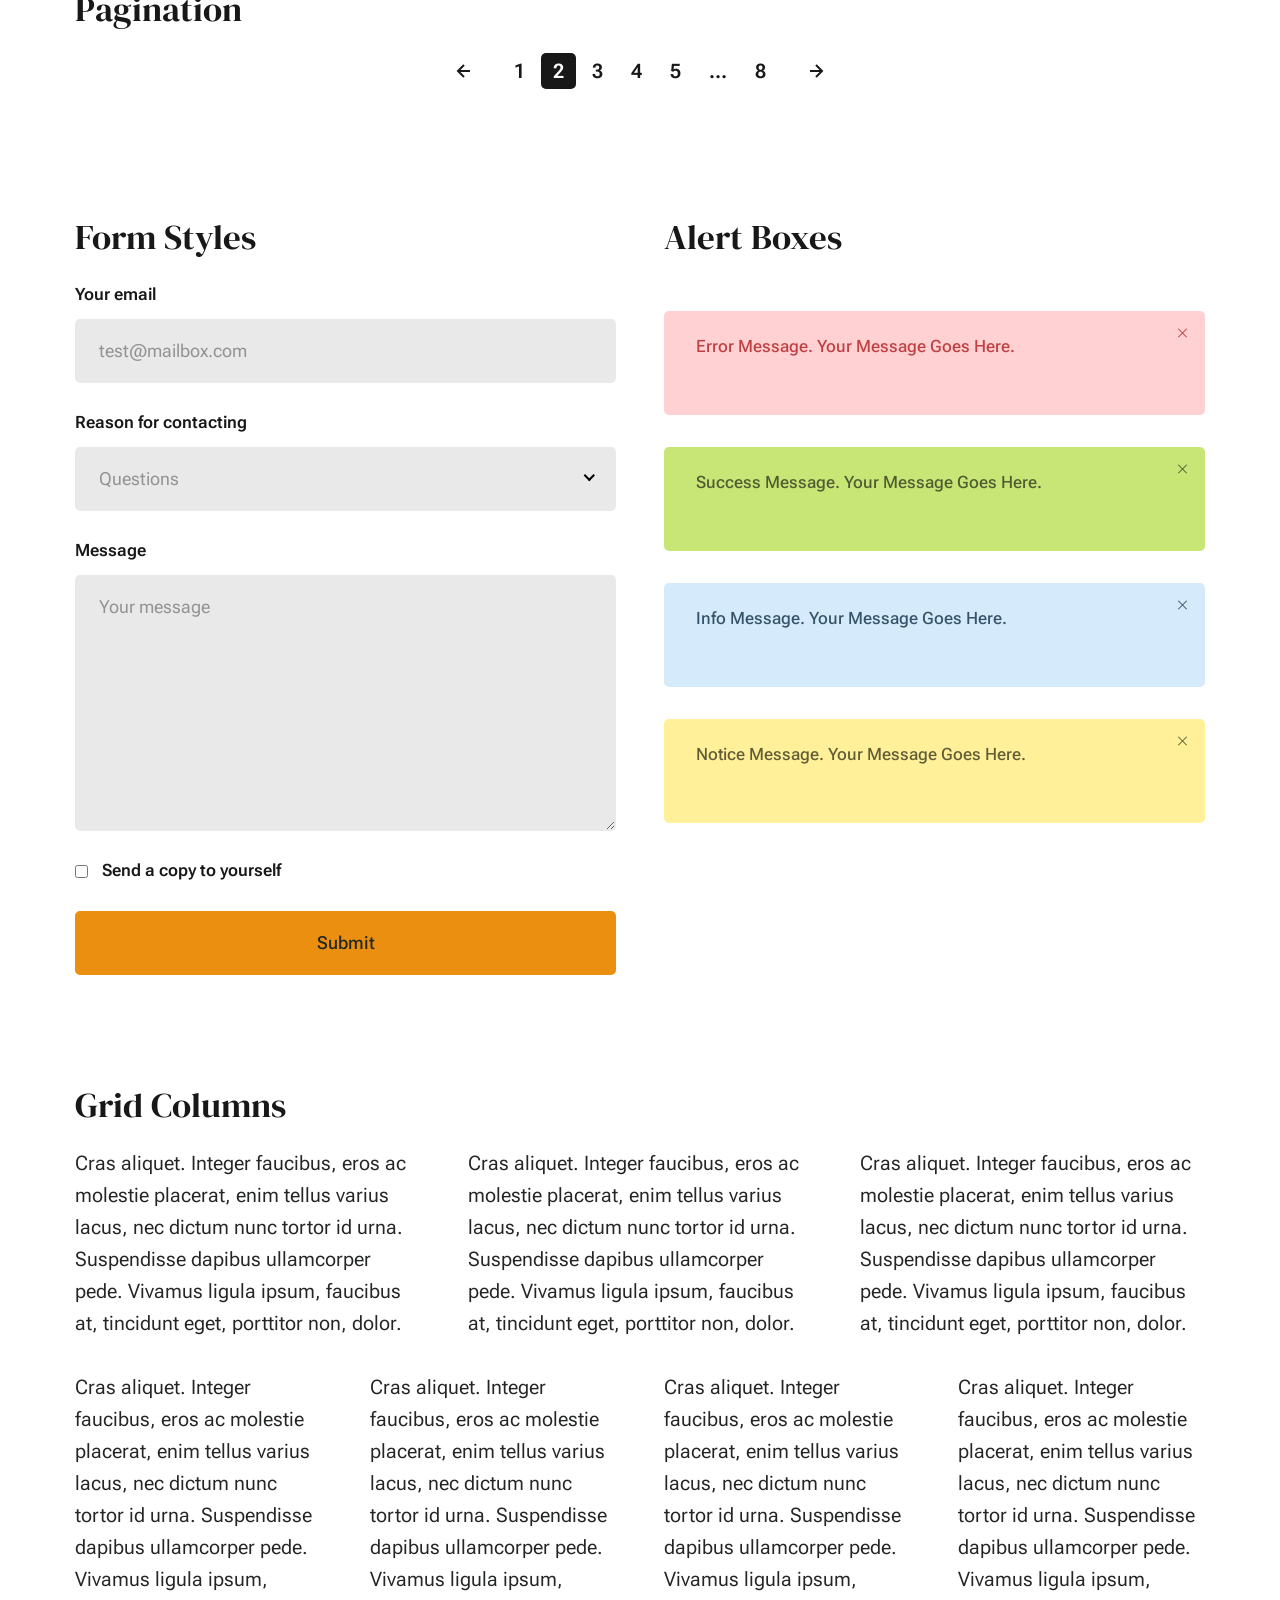
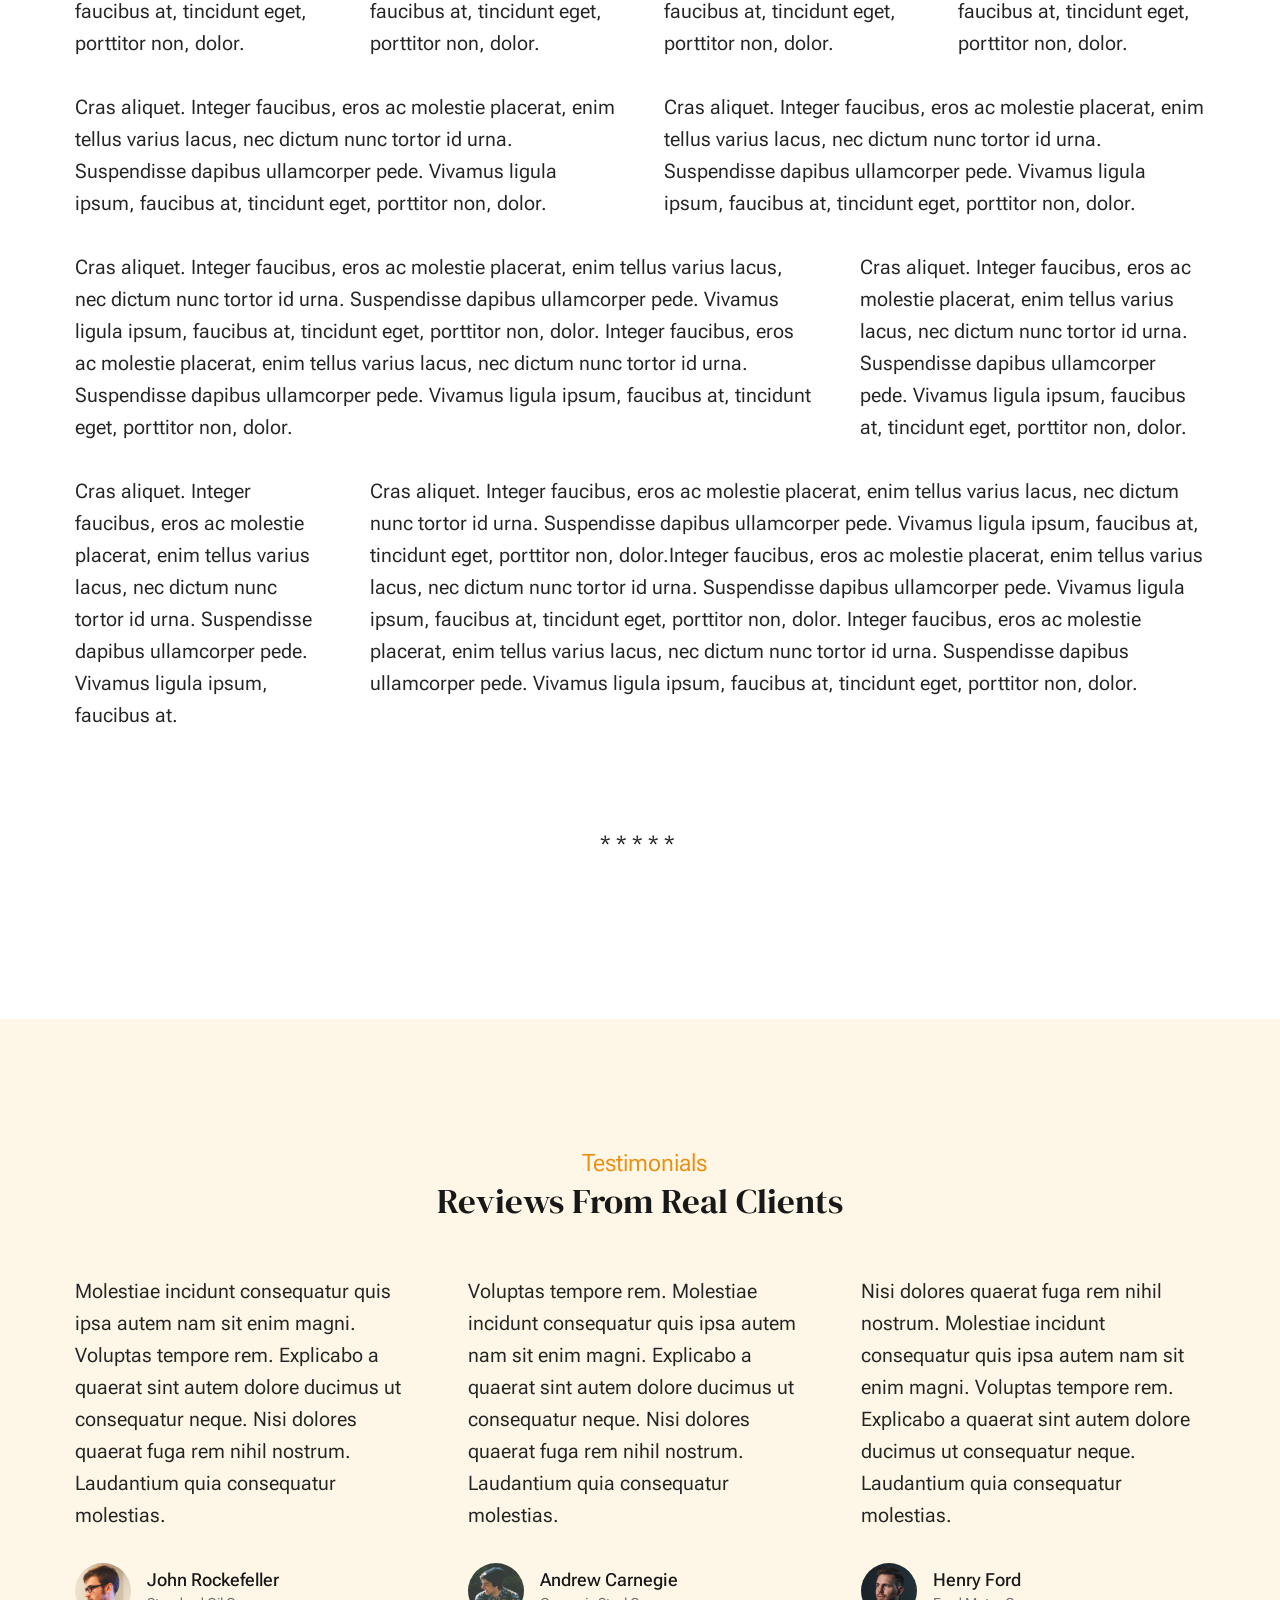
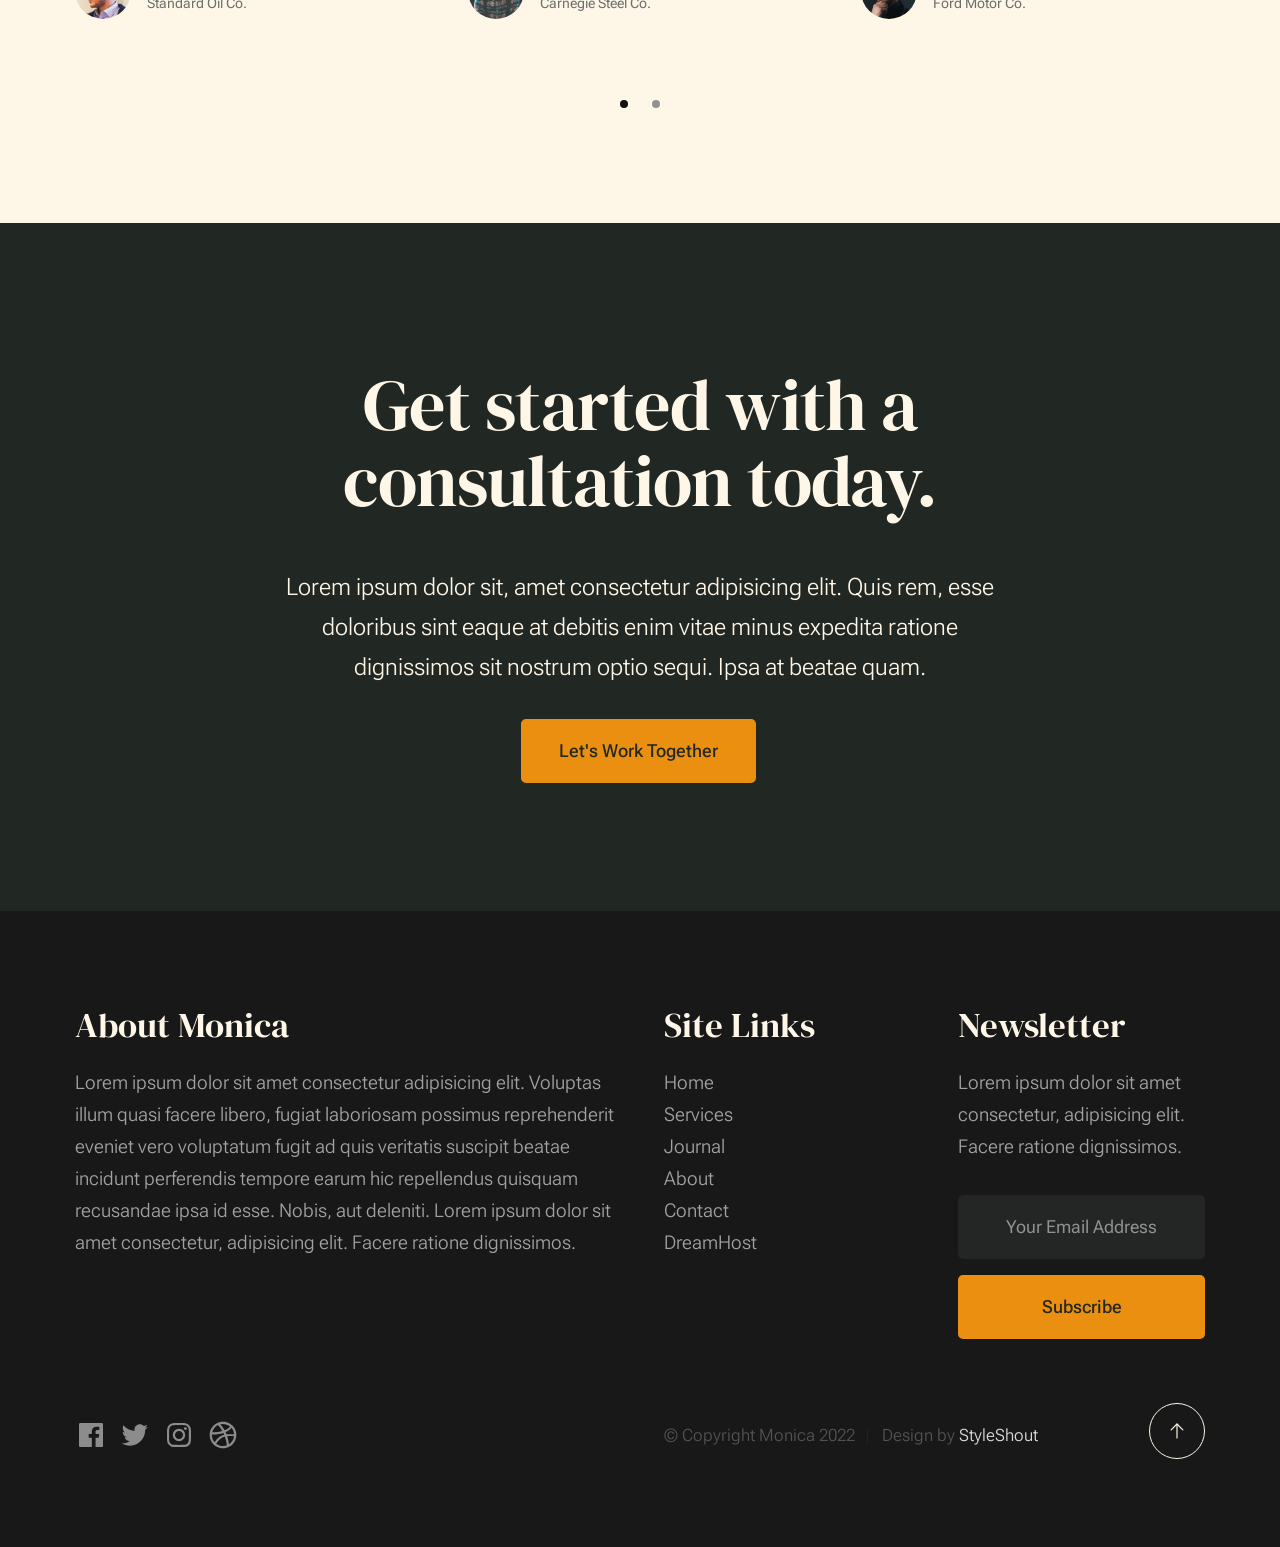
<file: styles.html>
<!DOCTYPE html>
<html lang="en" class="no-js" >
<head>

    <!--- basic page needs
    ================================================== -->
    <meta charset="utf-8">
    <meta name="viewport" content="width=device-width, initial-scale=1">
    <title>Styles</title>

    <script>
        document.documentElement.classList.remove('no-js');
        document.documentElement.classList.add('js');
    </script>

    <!-- CSS
    ================================================== -->
    <link rel="stylesheet" href="css/vendor.css">
    <link rel="stylesheet" href="css/styles.css">

    <!-- favicons
    ================================================== -->
    <link rel="apple-touch-icon" sizes="180x180" href="apple-touch-icon.png">
    <link rel="icon" type="image/png" sizes="32x32" href="favicon-32x32.png">
    <link rel="icon" type="image/png" sizes="16x16" href="favicon-16x16.png">
    <link rel="manifest" href="site.webmanifest">

</head>


<body id="top">


    <!-- preloader
    ================================================== -->
    <div id="preloader">
        <div id="loader" class="dots-fade">
            <div></div>
            <div></div>
            <div></div>
        </div>
    </div>


    <!-- page wrap
    ================================================== -->
    <div id="page" class="s-pagewrap">


        <!-- # site header 
        ================================================== -->
        <header class="s-header">

            <div class="row s-header__inner width-sixteen-col">

                <div class="s-header__block">
                    <div class="s-header__logo">
                        <a class="logo" href="index.html">
                            <img src="images/logo.svg" alt="Homepage">
                        </a>
                    </div>

                    <a class="s-header__menu-toggle" href="#0"><span>Menu</span></a>
                </div> <!-- end s-header__block -->

                <nav class="s-header__nav">
    
                    <ul class="s-header__menu-links">
                        <li><a href="about.html">About</a></li>
                        <li><a href="services.html">Services</a></li>
                        <li><a href="blog.html">Journal</a></li>
                        <li><a href="contact.html">Contact</a></li>
                    </ul> <!-- s-header__menu-links -->

                    <div class="s-header__contact">
                        <a href="contact.html" class="btn btn--primary s-header__contact-btn">Let's Work Together</a>                        
                    </div> <!-- s-header__contact -->
    
                </nav> <!-- end s-header__nav -->

            </div> <!-- end s-header__inner -->

        </header> <!-- end s-header -->


        <!-- # site main content
        ================================================== -->
        <section id="content" class="s-content">

               <section class="s-pageheader pageheader">
                    <div class="row">
                        <div class="column xl-12">
                            <h1 class="page-title">
                               Style Guide
                            </h1>                            
                        </div>
                    </div>
               </section> <!-- end pageheader --> 

               <section class="s-pagecontent pagecontent">

                    <div class="row row-x-center text-center">

                        <div class="column tab-12 xl-9">
            
                            <p class="lead">Lorem ipsum Officia elit ad tempor dolore est ex incididunt incididunt occaecat culpa deserunt 
                            sunt labore in cillum ullamco magna in Excepteur consequat in reprehenderit proident mollit incididunt officia commodo.
                            Duis ea officia sed dolor pariatur enim dolore dolore quis incididunt nulla exercitation commodo veniam et ea incididunt.
                            </p>
            
                            <hr>
                        </div>
            
                    </div> <!-- end row -->
            
                    <div class="row">
            
                        <div class="column mob-12 md-6 stack-on-900">
            
                            <h3>Paragraph and Image</h3>
            
                            <p><a href="#"><img width="120" height="120" class="u-pull-left" alt="sample-image" src="images/sample-image.jpg"></a>
                            Lorem ipsum dolor sit amet, consectetuer adipiscing elit. Donec libero. Suspendisse bibendum.Cras id urna. Morbi 
                            tincidunt, orci ac convallis aliquam, lectus turpis varius lorem, eu posuere nunc justo tempus leo. Donec mattis, 
                            purus nec placerat bibendum, dui pede condimentum odio, ac blandit ante orci ut diam. Cras fringilla magna. 
                            Phasellus suscipit, leo a pharetra condimentum, lorem tellus eleifend magna, eget fringilla velit magna id 
                            neque posuere nunc justo tempus leo. </p>
            
                            <p>
                            Lorem ipsum dolor sit amet, consectetuer adipiscing elit. Donec libero. Suspendisse bibendum. Cras id urna. 
                            Morbi tincidunt, orci ac convallis aliquam, lectus turpis varius lorem, eu posuere nunc justo tempus leo. 
                            Donec mattis, purus nec placerat bibendum, dui pede condimentumodio, ac blandit ante orci ut diam.	
                            </p>
            
                            <p>A <a href="#">link</a>,
                            <abbr title="this really isn't a very good description">abbrebation</abbr>,
                            <strong>strong text</strong>,
                            <em>em text</em>,
                            <del>deleted text</del>, and
                            <mark>this is a mark text.</mark>
                            <code>.code</code>
                            </p>
            
                        </div>
            
                        <div class="column mob-12 md-6">
            
                            <h3>Drop Caps</h3>
            
                            <p class="drop-cap">Far far away, behind the word mountains, far from the countries Vokalia and Consonantia,
                            there live the blind texts. Separated they live in Bookmarksgrove right at the coast of the
                            Semantics, a large language ocean. A small river named Duden flows by their place and supplies it with the 
                            necessary regelialia. Morbi tincidunt, orci ac convallis aliquam, lectus turpis varius lorem, 
                            euposuere nunc justo tempus leo. Donec mattis, purus nec placerat bibendum, dui pede condimentum odio, 
                            ac blandit ante orci ut diam. Cras fringilla magna. Phasellus suscipit, leo a pharetra condimentum, 
                            lorem tellus eleifend magna, eget fringilla velit magna id neque.
                            </p>
            
                            <h3>Small Print</h3>
            
                            <p><small>Lorem ipsum dolor sit amet, consectetuer adipiscing elit. Donec libero.</small></p>
                            
                    
            
                        </div>
            
                    </div> <!-- end row -->
            
                    <div class="row">
            
                        <div class="column xl-6 md-12">
            
                            <h3 class="u-add-bottom">Pull Quotes</h3>
            
                            <p>
                            Perspiciatis nemo unde et nobis modi consequatur officia amet. Ut enim 
                            tenetur provident maiores. Perspiciatis asperiores incidunt sequi 
                            quisquam. Enim aut. 
                            </p>
            
                            <figure class="pull-quote">
                                <blockquote>
                                    <p>
                                    When you look in the eyes of grace, when you meet grace, 
                                    when you embrace grace, when you see the nail prints in 
                                    grace’s hands and the fire in his eyes, when you feel his 
                                    relentless love for you - it will not motivate you to sin. 
                                    It will motivate you to righteousness.
                                    </p>
            
                                    <footer>
                                        <cite>Judah Smith</cite>
                                    </footer>
                                </blockquote>
                            </figure>
            
            
                        </div>
            
                        <div class="column xl-6 md-12">
            
                            <h3 class="h-add-bottom">Block Quotes</h3>
            
                            <blockquote cite="http://where-i-got-my-info-from.com">
                                <p>
                                For God so loved the world, that he gave his only Son, that whoever believes in 
                                him should not perish but have eternal life. For God did not send his Son into 
                                the world to condemn the world, but in order that the world might be 
                                saved through him.
                                </p>
            
                                <footer>
                                    <cite>
                                        <a href="#0">John 3:16-17 ESV</a>
                                    </cite>
                                </footer>
            
                            </blockquote>
            
                            <blockquote>
                                <p>There is a God-shaped vacuum in the heart of each man which cannot be satisfied 
                                by any created thing but only by God the Creator.</p>
            
                                <footer>
                                    <cite>Blaise Pascal</cite>
                                </footer>
            
                            </blockquote>
            
                        </div>
            
                    </div> <!-- end row -->
            
                    <div class="row u-add-half-bottom">
            
                        <div class="column xl-6 md-12">
            
                            <h3>Example Lists</h3>
            
                            <ol>
                                <li>Here is an example</li>
                                <li>of an ordered list.</li>
                                <li>A parent list item.
                                    <ul>
                                        <li>one</li>
                                        <li>two</li>
                                        <li>three</li>
                                    </ul>
                                    </li>
                                    <li>A list item.</li>
                                </ol>
            
                            <ul class="disc">
                                <li>Here is an example</li>
                                <li>of an unordered list.</li>
                            </ul>
            
                            <h3>Definition Lists</h3>
            
                            <h5>a) Multi-line Definitions (default) </h5>
            
                            <dl class="dictionary-style">
                                <dt><strong>This is a term</strong></dt>
                                    <dd>this is the definition of that term, which both live in a <code>dl</code>.</dd>
                                <dt><strong>Another Term</strong></dt>
                                    <dd>And it gets a definition too, which is this line</dd>
                                    <dd>This is a 2<sup>nd</sup> definition for a single term. A <code>dt</code> may be followed by multiple <code>dd</code>s.</dd>
                            </dl>
            
                            <h3 class="u-add-bottom">Skill Bars</h3>
            
                            <ul class="skill-bars">
                                <li>
                                <div class="progress percent90"><span>90%</span></div>
                                <strong>HTML</strong>
                                </li>
                                <li>
                                <div class="progress percent85"><span>85%</span></div>
                                <strong>CSS</strong>
                                </li>
                                <li>
                                <div class="progress percent70"><span>70%</span></div>
                                <strong>Javascript</strong>
                                </li>
                                <li>
                                <div class="progress percent95"><span>95%</span></div>
                                <strong>PHP</strong>
                                </li>
                                <li>
                                <div class="progress percent75"><span>75%</span></div>
                                <strong>Illustrator</strong>
                                </li>
                                <li>
                                <div class="progress percent90"><span>90%</span></div>
                                <strong>Figma</strong>
                                </li>
                            </ul>
            
                        </div>
            
                        <div class="column xl-6 md-12">
            
                            <h3 class="u-add-bottom">Buttons</h3>
            
                            <p>
                                <a class="btn btn--primary u-fullwidth" href="#0">Primary Button</a>
                                <a class="btn u-fullwidth" href="#0">Default Button</a>
                                <a class="btn btn--stroke u-fullwidth" href="#0">Stroke Button</a>
                            </p>
            
                            <h3>Stats Tabs</h3>
            
                            <ul class="stats-tabs">
                                <li><a href="#0">1,234 <em>Peter</em></a></li>
                                <li><a href="#0">567 <em>James</em></a></li>
                                <li><a href="#0">23,456 <em>John</em></a></li>
                                <li><a href="#0">3,456 <em>Andrew</em></a></li>
                                <li><a href="#0">456 <em>Philip</em></a></li>
                                <li><a href="#0">26 <em>Matthew</em></a></li>
                            </ul>
            
                            <h3 class="u-add-bottom">Code</h3>
            
<pre><code class="language-css">
    code {
    font-size: 1.4rem;
    margin: 0 .2rem;
    padding: .2rem .6rem;
    white-space: nowrap;
    background: #F1F1F1;
    border: 1px solid #E1E1E1;	
    border-radius: 3px;
    }
</code></pre>
            
                        </div>
            
                    </div> <!-- end row -->
            
                    <div class="row u-add-half-bottom">
            
                        <div class="column xl-6 md-12">
                                
                            <h1>H1 Heading Doloremque dolor voluptas est sequi omnis.</h1>
                            <p>Doloremque dolor voluptas est sequi omnis. Pariatur ut aut. Sed enim tempora qui veniam qui cum vel. 
                            Voluptas odit at vitae minima. In assumenda ut. Voluptatem totam impedit accusantium reiciendis excepturi aut qui accusamus praesentium.</p>
            
                            <h2>H2 Heading Doloremque dolor voluptas est sequi omnis.</h2>
                            <p>Doloremque dolor voluptas est sequi omnis. Pariatur ut aut. Sed enim tempora qui veniam qui cum vel. 
                            Voluptas odit at vitae minima. In assumenda ut. Voluptatem totam impedit accusantium reiciendis excepturi aut qui accusamus praesentium.</p>
            
                            <h3>H3 Heading Doloremque dolor voluptas est sequi omnis.</h3>
                            <p>Doloremque dolor voluptas est sequi omnis. Pariatur ut aut. Sed enim tempora qui veniam qui cum vel. 
                            Voluptas odit at vitae minima. In assumenda ut. Voluptatem totam impedit accusantium reiciendis excepturi aut qui accusamus praesentium.</p>
            
                            
                        </div>
            
                        <div class="column xl-6 md-12">
                            <h4>H4 Heading Doloremque dolor voluptas est sequi omnis.</h4>
                            <p>Doloremque dolor voluptas est sequi omnis. Pariatur ut aut. Sed enim tempora qui veniam qui cum vel. 
                            Voluptas odit at vitae minima. In assumenda ut. Voluptatem totam impedit accusantium reiciendis excepturi aut qui accusamus praesentium.</p>
            
                            <h5>H5 Heading Doloremque dolor voluptas est sequi omnis.</h5>
                            <p>Doloremque dolor voluptas est sequi omnis. Pariatur ut aut. Sed enim tempora qui veniam qui cum vel. 
                            Voluptas odit at vitae minima. In assumenda ut. Voluptatem totam impedit accusantium reiciendis excepturi aut qui accusamus praesentium.</p>
            
                            <h6>H6 Heading Doloremque dolor voluptas est sequi omnis.</h6>
                            <p>Doloremque dolor voluptas est sequi omnis. Pariatur ut aut. Sed enim tempora qui veniam qui cum vel. 
                            Voluptas odit at vitae minima. In assumenda ut. Voluptatem totam impedit accusantium reiciendis excepturi aut qui accusamus praesentium.</p>
                
                            
                        </div>
            
                    </div> <!-- end row -->
            
                    <div class="row u-add-half-bottom">
            
                        <div class="column xl-6 md-12">
            
                            <h3 class="u-add-bottom">Responsive Image</h3>
            
                            <figure>
                                <img src="images/wheel-500.jpg" 
                                srcset="images/wheel-1000.jpg 1000w, 
                                images/wheel-500.jpg 500w" 
                                sizes="(max-width: 1000px) 100vw, 1000px" alt="">
            
                                <figcaption>
                                    Here is some random picture.
                                </figcaption>
                            </figure>
            
                        </div>
            
                        <div class="column xl-6 md-12">
            
                            <h3 class="u-add-bottom">Responsive video</h3>
            
                            <div class="video-container">
                            <iframe src="https://player.vimeo.com/video/14592941?color=00a650&title=0&byline=0&portrait=0" width="500" height="281" frameborder="0" webkitallowfullscreen mozallowfullscreen allowfullscreen></iframe> 
                            </div>
            
                        </div>
                        
                    </div> <!-- end row -->
            
                    <div class="row u-add-bottom">
            
                        <div class="column xl-12">
            
                            <h3>Tables</h3>
                            <p>Be sure to use properly formed table markup with <code>&lt;thead&gt;</code> and <code>&lt;tbody&gt;</code> when building a <code>table</code>.</p>
            
                            <div class="table-responsive">
            
                                <table>
                                        <thead>
                                        <tr>
                                            <th>Name</th>
                                            <th>Age</th>
                                            <th>Sex</th>
                                            <th>Location</th>
                                        </tr>
                                        </thead>
                                        <tbody>
                                        <tr>
                                            <td>William J. Seymour</td>
                                            <td>34</td>
                                            <td>Male</td>
                                            <td>Azusa Street</td>
                                        </tr>
                                        <tr>
                                            <td>Jennie Evans Moore</td>
                                            <td>30</td>
                                            <td>Female</td>
                                            <td>Azusa Street</td>
                                        </tr>
                                        </tbody>
                                </table>
            
                            </div>
            
                        </div>
                        
                    </div> <!-- end row -->
            
                    <div class="row">
            
                        <div class="column xl-12">
                            <h3>Pagination</h3>
            
                            <nav class="pgn">
                                <ul>
                                    <li>
                                        <a class="pgn__prev" href="#0">
                                            <svg xmlns="http://www.w3.org/2000/svg" width="24" height="24" viewBox="0 0 24 24"><path d="M12.707 17.293L8.414 13H18v-2H8.414l4.293-4.293-1.414-1.414L4.586 12l6.707 6.707z"/></svg>
                                        </a>
                                    </li>
                                    <li><a class="pgn__num" href="#0">1</a></li>
                                    <li><span class="pgn__num current">2</span></li>
                                    <li><a class="pgn__num" href="#0">3</a></li>
                                    <li><a class="pgn__num" href="#0">4</a></li>
                                    <li><a class="pgn__num" href="#0">5</a></li>
                                    <li><span class="pgn__num dots">…</span></li>
                                    <li><a class="pgn__num" href="#0">8</a></li>
                                    <li>
                                        <a class="pgn__next" href="#0">
                                            <svg xmlns="http://www.w3.org/2000/svg" width="24" height="24" viewBox="0 0 24 24"><path d="M11.293 17.293l1.414 1.414L19.414 12l-6.707-6.707-1.414 1.414L15.586 11H6v2h9.586z"/></svg>
                                        </a>
                                    </li>
                                </ul>
                            </nav>
                        </div>
            
                    </div> <!-- end row -->
            
                    <div class="row">
            
                        <div class="column xl-6 md-12">
            
                            <h3 class="u-add-bottom">Form Styles</h3>
            
                            <form>
                                <div>
                                    <label for="sampleInput">Your email</label>
                                    <input class="u-fullwidth" type="email" placeholder="test@mailbox.com" id="sampleInput">
                                </div>
                                <div>
                                    <label for="sampleRecipientInput">Reason for contacting</label>
                                    <div class="ss-custom-select">
                                        <select class="u-fullwidth" id="sampleRecipientInput">
                                            <option value="Option 1">Questions</option>
                                            <option value="Option 2">Report</option>
                                            <option value="Option 3">Others</option>
                                        </select>
                                    </div>
                                </div>
                                
                                <label for="exampleMessage">Message</label>
                                <textarea class="u-fullwidth" placeholder="Your message" id="exampleMessage"></textarea>
            
                                <label class="u-add-bottom">
                                    <input type="checkbox">
                                    <span class="label-text">Send a copy to yourself</span>
                                </label>
                            
                                <input class="btn--primary u-fullwidth" type="submit" value="Submit">
                            </form>
            
                        </div>
            
                        <div class="column xl-6 md-12">
            
                            <h3>Alert Boxes</h3>
            
                            <br>
                            
                            <div class="alert-box alert-box--error">
                                <p>Error Message. Your Message Goes Here.</p>
                                <span class="alert-box__close"></span>
                            </div><!-- end error -->
                                    
                            <div class="alert-box alert-box--success">
                                <p>Success Message. Your Message Goes Here.</p>
                                <span class="alert-box__close"></span>
                            </div><!-- end success -->
                                    
                            <div class="alert-box alert-box--info">
                                <p>Info Message. Your Message Goes Here.</p>
                                <span class="alert-box__close"></span>
                            </div><!-- end info -->
                                    
                            <div class="alert-box alert-box--notice">
                                <p>Notice Message. Your Message Goes Here.</p>
                                <span class="alert-box__close"></span>
                            </div><!-- end notice -->
                        
                        </div>
            
                    </div> <!-- end row -->
            
                    <div class="row">
            
                        <div class="xl-12 column">
                        <h3 class="half-bottom">Grid Columns</h3>
                        </div>
            
                    </div> <!-- Row End-->
            
                    <!--<h4>1/3 Columns</h4>  -->
            
                    <div class="row">
            
                        <div class="xl-4 md-12 column">
                            <p>
                            Cras aliquet. Integer faucibus, eros ac molestie placerat, enim tellus varius lacus,
                            nec dictum nunc tortor id urna. Suspendisse dapibus ullamcorper pede. Vivamus ligula ipsum,
                            faucibus at, tincidunt eget, porttitor non, dolor. 
                            </p>
                        </div>
            
                        <div class="xl-4 md-12 column">
                            <p>
                            Cras aliquet. Integer faucibus, eros ac molestie placerat, enim tellus varius lacus,
                            nec dictum nunc tortor id urna. Suspendisse dapibus ullamcorper pede. Vivamus ligula ipsum,
                            faucibus at, tincidunt eget, porttitor non, dolor. 
                            </p>
                        </div>
            
                        <div class="xl-4 md-12 column">
                            <p>
                            Cras aliquet. Integer faucibus, eros ac molestie placerat, enim tellus varius lacus,
                            nec dictum nunc tortor id urna. Suspendisse dapibus ullamcorper pede. Vivamus ligula ipsum,
                            faucibus at, tincidunt eget, porttitor non, dolor. 
                            </p>
                        </div>
            
                    </div>
            
                    <!--<h4>1/4 Columns</h4>  -->
            
                    <div class="row">
            
                        <div class="xl-3 md-6 tab-12 column">
                            <p>
                            Cras aliquet. Integer faucibus, eros ac molestie placerat, enim tellus varius lacus,
                            nec dictum nunc tortor id urna. Suspendisse dapibus ullamcorper pede. Vivamus ligula ipsum,
                            faucibus at, tincidunt eget, porttitor non, dolor. 
                            </p>
                        </div>
            
                        <div class="xl-3 md-6 tab-12 column">
                            <p>
                            Cras aliquet. Integer faucibus, eros ac molestie placerat, enim tellus varius lacus,
                            nec dictum nunc tortor id urna. Suspendisse dapibus ullamcorper pede. Vivamus ligula ipsum,
                            faucibus at, tincidunt eget, porttitor non, dolor. 
                            </p>
                        </div>
            
                        <div class="xl-3 md-6 tab-12 column">
                            <p>
                            Cras aliquet. Integer faucibus, eros ac molestie placerat, enim tellus varius lacus,
                            nec dictum nunc tortor id urna. Suspendisse dapibus ullamcorper pede. Vivamus ligula ipsum,
                            faucibus at, tincidunt eget, porttitor non, dolor. 
                            </p>
                        </div>
            
                        <div class="xl-3 md-6 tab-12 column">
                            <p>
                            Cras aliquet. Integer faucibus, eros ac molestie placerat, enim tellus varius lacus,
                            nec dictum nunc tortor id urna. Suspendisse dapibus ullamcorper pede. Vivamus ligula ipsum,
                            faucibus at, tincidunt eget, porttitor non, dolor. 
                            </p>
                        </div>
            
                    </div>
            
                    <!--<h4>1/2 Columns</h4>  -->
            
                    <div class="row">
            
                        <div class="xl-6 tab-12 column">
                            <p>
                            Cras aliquet. Integer faucibus, eros ac molestie placerat, enim tellus varius lacus,
                            nec dictum nunc tortor id urna. Suspendisse dapibus ullamcorper pede. Vivamus ligula ipsum,
                            faucibus at, tincidunt eget, porttitor non, dolor. 
                            </p>
                        </div>
            
                        <div class="xl-6 tab-12 column">
                            <p>
                            Cras aliquet. Integer faucibus, eros ac molestie placerat, enim tellus varius lacus,
                            nec dictum nunc tortor id urna. Suspendisse dapibus ullamcorper pede. Vivamus ligula ipsum,
                            faucibus at, tincidunt eget, porttitor non, dolor. 
                            </p>
                        </div>
            
                    </div>
            
                    <!--<h4>2/3 Columns</h4>  -->
            
                    <div class="row">
            
                        <div class="xl-8 md-7 tab-12 column">
                            <p>
                            Cras aliquet. Integer faucibus, eros ac molestie placerat, enim tellus varius lacus,
                            nec dictum nunc tortor id urna. Suspendisse dapibus ullamcorper pede. Vivamus ligula ipsum,
                            faucibus at, tincidunt eget, porttitor non, dolor. Integer faucibus, eros ac molestie placerat, enim tellus varius lacus,
                            nec dictum nunc tortor id urna. Suspendisse dapibus ullamcorper pede. Vivamus ligula ipsum,
                            faucibus at, tincidunt eget, porttitor non, dolor.
                            </p>
                        </div>
            
                        <div class="xl-4 md-5 tab-12 column">
                            <p>
                            Cras aliquet. Integer faucibus, eros ac molestie placerat, enim tellus varius lacus,
                            nec dictum nunc tortor id urna. Suspendisse dapibus ullamcorper pede. Vivamus ligula ipsum,
                            faucibus at, tincidunt eget, porttitor non, dolor. 
                            </p>
                        </div>
            
                    </div>
            
                    <!--<h4>3/4 Columns</h4>  -->
            
                    <div class="row">
            
                        <div class="xl-3 md-5 tab-12 column">
                            <p>
                            Cras aliquet. Integer faucibus, eros ac molestie placerat, enim tellus varius lacus,
                            nec dictum nunc tortor id urna. Suspendisse dapibus ullamcorper pede. Vivamus ligula ipsum,
                            faucibus at. 
                            </p>
                        </div>
            
                        <div class="xl-9 md-7 tab-12 column">
                            <p>
                            Cras aliquet. Integer faucibus, eros ac molestie placerat, enim tellus varius lacus,
                            nec dictum nunc tortor id urna. Suspendisse dapibus ullamcorper pede. Vivamus ligula ipsum,
                            faucibus at, tincidunt eget, porttitor non, dolor.Integer faucibus, eros ac molestie placerat, enim tellus varius lacus,
                            nec dictum nunc tortor id urna. Suspendisse dapibus ullamcorper pede. Vivamus ligula ipsum,
                            faucibus at, tincidunt eget, porttitor non, dolor. Integer faucibus, eros ac molestie placerat, enim tellus varius lacus,
                            nec dictum nunc tortor id urna. Suspendisse dapibus ullamcorper pede. Vivamus ligula ipsum,
                            faucibus at, tincidunt eget, porttitor non, dolor.
                            </p>
                        </div>
            
                    </div> 
            
                    <hr class="fancy">

               </section> <!-- pagecontent -->

               <section class="s-testimonials">

                    <div class="s-testimonials__header row row-x-center text-center">
                        <div class="column xl-8 lg-12">
        
                            <p class="text-pretitle">
                            Testimonials
                            </p>
                            <h3>
                            Reviews From Real Clients
                            </h3>                        
        
                        </div>
                    </div> <!--end s-testimonials__header -->

                    <div class="row s-testimonials__content">
                        <div class="column xl-12 testimonials">

                            <div class="swiper-container testimonials__slider page-slider">

                                <div class="swiper-wrapper">
                                    <div class="testimonials__slide swiper-slide">
                                        <p>
                                        Molestiae incidunt consequatur quis ipsa autem nam sit enim magni. Voluptas tempore rem. 
                                        Explicabo a quaerat sint autem dolore ducimus ut consequatur neque. Nisi dolores quaerat fuga rem nihil nostrum.
                                        Laudantium quia consequatur molestias.
                                        </p>
                                        <div class="testimonials__author">
                                            <img src="images/avatars/user-01.jpg" alt="Author image" class="testimonials__avatar">
                                            <cite class="testimonials__cite">
                                                <strong>John Rockefeller</strong>
                                                <span>Standard Oil Co.</span>
                                            </cite>
                                        </div>
                                    </div>
                                    <div class="testimonials__slide swiper-slide">
                                        <p>
                                        Voluptas tempore rem. Molestiae incidunt consequatur quis ipsa autem nam sit enim magni. 
                                        Explicabo a quaerat sint autem dolore ducimus ut consequatur neque. Nisi dolores quaerat fuga rem nihil nostrum.
                                        Laudantium quia consequatur molestias.
                                        </p>
                                        <div class="testimonials__author">
                                            <img src="images/avatars/user-04.jpg" alt="Author image" class="testimonials__avatar">
                                            <cite class="testimonials__cite">
                                                <strong>Andrew Carnegie</strong>
                                                <span>Carnegie Steel Co.</span>
                                            </cite>
                                        </div>
                                    </div>
                                    <div class="testimonials__slide swiper-slide">
                                        <p>
                                        Nisi dolores quaerat fuga rem nihil nostrum. Molestiae incidunt consequatur quis ipsa autem nam sit enim magni. 
                                        Voluptas tempore rem. Explicabo a quaerat sint autem dolore ducimus ut consequatur neque. 
                                        Laudantium quia consequatur molestias.
                                        </p>
                                        <div class="testimonials__author">
                                            <img src="images/avatars/user-06.jpg" alt="Author image" class="testimonials__avatar">
                                            <cite class="testimonials__cite">
                                                <strong>Henry Ford</strong>
                                                <span>Ford Motor Co.</span>
                                            </cite>
                                        </div>
                                    </div>
                                    <div class="testimonials__slide swiper-slide">
                                        <p>
                                        Molestiae incidunt consequatur quis ipsa autem nam sit enim magni. Voluptas tempore rem. 
                                        Explicabo a quaerat sint autem dolore ducimus ut consequatur neque. Nisi dolores quaerat fuga rem nihil nostrum.
                                        Laudantium quia consequatur molestias.
                                        </p>
                                        <div class="testimonials__author">
                                            <img src="images/avatars/user-02.jpg" alt="Author image" class="testimonials__avatar">
                                            <cite class="testimonials__cite">
                                                <strong>John Morgan</strong>
                                                <span>JP Morgan & Co.</span>
                                            </cite>
                                        </div>
                                    </div> 
                                </div> <!-- end swiper-wrapper --> 

                                <div class="swiper-pagination"></div>

                            </div> <!--end testimonials__slider --> 

                        </div> <!-- testimonials -->
                    </div> <!--end s-testimonials__content -->

               </section> <!-- end s-testimonials -->

        </section> <!-- s-content-->

        <!-- # cta
        ================================================== -->
        <section id="cta" class="s-cta">

            <div class="row row-x-center text-center">
                <div class="column xl-8 lg-12">

                    <div class="s-cta__content">
                        <h2 class="text-display-title">
                        Get started with a consultation today.
                        </h2>
                        <p class="lead">
                        Lorem ipsum dolor sit, amet consectetur adipisicing elit. Quis rem, esse doloribus sint eaque at debitis enim vitae minus expedita ratione dignissimos sit nostrum optio sequi. Ipsa at beatae quam.
                        </p>
                        <a href="contact.html" class="btn btn--primary">Let's Work Together</a>
                    </div>

                </div>
            </div>

        </section> <!-- end s-cta -->


        <!-- # footer 
        ================================================== -->
        <footer class="s-footer">
            <div class="row s-footer__content">
                <div class="column xl-6 lg-6 md-12 s-footer__block s-footer__about">                    
                    <h3>About Monica</h3>
                    <p>
                    Lorem ipsum dolor sit amet consectetur adipisicing elit. Voluptas illum quasi facere libero, 
                    fugiat laboriosam possimus reprehenderit eveniet vero voluptatum fugit ad quis veritatis suscipit beatae 
                    incidunt perferendis tempore earum hic repellendus quisquam recusandae ipsa id esse. Nobis, aut deleniti.
                    Lorem ipsum dolor sit amet consectetur, adipisicing elit. Facere ratione dignissimos.
                    </p>               
                </div>                
                <div class="column xl-3 lg-6 md-12 s-footer__block s-footer__site-links">
                    <h3>Site Links</h3>
                    <ul class="link-list">
                        <li><a href="index.html">Home</a></li>
                        <li><a href="services.html">Services</a></li>
                        <li><a href="blog.html">Journal</a></li>
                        <li><a href="about.html">About</a></li>
                        <li><a href="contact.html">Contact</a></li>
                        <li><a href="https://www.dreamhost.com/r.cgi?287326">DreamHost</a></li>
                    </ul>
                </div>
                <div class="column xl-3 lg-6 md-12 tab-12 s-footer__block s-footer__newsletter">
                    <h3>Newsletter</h3>

                    <p>
                    Lorem ipsum dolor sit amet consectetur, adipisicing elit. Facere ratione dignissimos.
                    </p>

                    <div class="subscribe-form">
                        <form id="mc-form" class="mc-form">
                            <input type="email" name="EMAIL" id="mce-EMAIL" class="u-fullwidth text-center" placeholder="Your Email Address" title="The domain portion of the email address is invalid (the portion after the @)." pattern="^([^\x00-\x20\x22\x28\x29\x2c\x2e\x3a-\x3c\x3e\x40\x5b-\x5d\x7f-\xff]+|\x22([^\x0d\x22\x5c\x80-\xff]|\x5c[\x00-\x7f])*\x22)(\x2e([^\x00-\x20\x22\x28\x29\x2c\x2e\x3a-\x3c\x3e\x40\x5b-\x5d\x7f-\xff]+|\x22([^\x0d\x22\x5c\x80-\xff]|\x5c[\x00-\x7f])*\x22))*\x40([^\x00-\x20\x22\x28\x29\x2c\x2e\x3a-\x3c\x3e\x40\x5b-\x5d\x7f-\xff]+|\x5b([^\x0d\x5b-\x5d\x80-\xff]|\x5c[\x00-\x7f])*\x5d)(\x2e([^\x00-\x20\x22\x28\x29\x2c\x2e\x3a-\x3c\x3e\x40\x5b-\x5d\x7f-\xff]+|\x5b([^\x0d\x5b-\x5d\x80-\xff]|\x5c[\x00-\x7f])*\x5d))*(\.\w{2,})+$" required>
                            <input type="submit" name="subscribe" value="Subscribe" class="btn btn--primary btn--small u-fullwidth">
                            <!-- <div style="position: absolute; left: -5000px;" aria-hidden="true"><input type="text" name="b_cdb7b577e41181934ed6a6a44_9a91cfe7b3" tabindex="-1" value=""></div> -->
                            <div class="mc-status"></div>
                        </form>
                    </div>
                </div>
            </div>    
            
            <div class="row s-footer__bottom">
                <div class="column xl-6 lg-12">
                    <ul class="s-footer__social social-list">
                        <li>
                            <a href="#0">
                                <svg xmlns="http://www.w3.org/2000/svg" width="24" height="24" viewBox="0 0 24 24" style="fill:rgba(0, 0, 0, 1);transform:;-ms-filter:"><path d="M20,3H4C3.447,3,3,3.448,3,4v16c0,0.552,0.447,1,1,1h8.615v-6.96h-2.338v-2.725h2.338v-2c0-2.325,1.42-3.592,3.5-3.592 c0.699-0.002,1.399,0.034,2.095,0.107v2.42h-1.435c-1.128,0-1.348,0.538-1.348,1.325v1.735h2.697l-0.35,2.725h-2.348V21H20 c0.553,0,1-0.448,1-1V4C21,3.448,20.553,3,20,3z"></path></svg>
                                <span class="u-screen-reader-text">Facebook</span>
                            </a>
                        </li>
                        <li>
                            <a href="#0">
                                <svg xmlns="http://www.w3.org/2000/svg" width="24" height="24" viewBox="0 0 24 24" style="fill:rgba(0, 0, 0, 1);transform:;-ms-filter:"><path d="M19.633,7.997c0.013,0.175,0.013,0.349,0.013,0.523c0,5.325-4.053,11.461-11.46,11.461c-2.282,0-4.402-0.661-6.186-1.809 c0.324,0.037,0.636,0.05,0.973,0.05c1.883,0,3.616-0.636,5.001-1.721c-1.771-0.037-3.255-1.197-3.767-2.793 c0.249,0.037,0.499,0.062,0.761,0.062c0.361,0,0.724-0.05,1.061-0.137c-1.847-0.374-3.23-1.995-3.23-3.953v-0.05 c0.537,0.299,1.16,0.486,1.82,0.511C3.534,9.419,2.823,8.184,2.823,6.787c0-0.748,0.199-1.434,0.548-2.032 c1.983,2.443,4.964,4.04,8.306,4.215c-0.062-0.3-0.1-0.611-0.1-0.923c0-2.22,1.796-4.028,4.028-4.028 c1.16,0,2.207,0.486,2.943,1.272c0.91-0.175,1.782-0.512,2.556-0.973c-0.299,0.935-0.936,1.721-1.771,2.22 c0.811-0.088,1.597-0.312,2.319-0.624C21.104,6.712,20.419,7.423,19.633,7.997z"></path></svg>
                                <span class="u-screen-reader-text">Twitter</span>
                            </a>
                        </li>
                        <li>
                            <a href="#0">
                                <svg xmlns="http://www.w3.org/2000/svg" width="24" height="24" viewBox="0 0 24 24" style="fill:rgba(0, 0, 0, 1);transform:;-ms-filter:"><path d="M11.999,7.377c-2.554,0-4.623,2.07-4.623,4.623c0,2.554,2.069,4.624,4.623,4.624c2.552,0,4.623-2.07,4.623-4.624 C16.622,9.447,14.551,7.377,11.999,7.377L11.999,7.377z M11.999,15.004c-1.659,0-3.004-1.345-3.004-3.003 c0-1.659,1.345-3.003,3.004-3.003s3.002,1.344,3.002,3.003C15.001,13.659,13.658,15.004,11.999,15.004L11.999,15.004z"></path><circle cx="16.806" cy="7.207" r="1.078"></circle><path d="M20.533,6.111c-0.469-1.209-1.424-2.165-2.633-2.632c-0.699-0.263-1.438-0.404-2.186-0.42 c-0.963-0.042-1.268-0.054-3.71-0.054s-2.755,0-3.71,0.054C7.548,3.074,6.809,3.215,6.11,3.479C4.9,3.946,3.945,4.902,3.477,6.111 c-0.263,0.7-0.404,1.438-0.419,2.186c-0.043,0.962-0.056,1.267-0.056,3.71c0,2.442,0,2.753,0.056,3.71 c0.015,0.748,0.156,1.486,0.419,2.187c0.469,1.208,1.424,2.164,2.634,2.632c0.696,0.272,1.435,0.426,2.185,0.45 c0.963,0.042,1.268,0.055,3.71,0.055s2.755,0,3.71-0.055c0.747-0.015,1.486-0.157,2.186-0.419c1.209-0.469,2.164-1.424,2.633-2.633 c0.263-0.7,0.404-1.438,0.419-2.186c0.043-0.962,0.056-1.267,0.056-3.71s0-2.753-0.056-3.71C20.941,7.57,20.801,6.819,20.533,6.111z M19.315,15.643c-0.007,0.576-0.111,1.147-0.311,1.688c-0.305,0.787-0.926,1.409-1.712,1.711c-0.535,0.199-1.099,0.303-1.67,0.311 c-0.95,0.044-1.218,0.055-3.654,0.055c-2.438,0-2.687,0-3.655-0.055c-0.569-0.007-1.135-0.112-1.669-0.311 c-0.789-0.301-1.414-0.923-1.719-1.711c-0.196-0.534-0.302-1.099-0.311-1.669c-0.043-0.95-0.053-1.218-0.053-3.654 c0-2.437,0-2.686,0.053-3.655c0.007-0.576,0.111-1.146,0.311-1.687c0.305-0.789,0.93-1.41,1.719-1.712 c0.534-0.198,1.1-0.303,1.669-0.311c0.951-0.043,1.218-0.055,3.655-0.055c2.437,0,2.687,0,3.654,0.055 c0.571,0.007,1.135,0.112,1.67,0.311c0.786,0.303,1.407,0.925,1.712,1.712c0.196,0.534,0.302,1.099,0.311,1.669 c0.043,0.951,0.054,1.218,0.054,3.655c0,2.436,0,2.698-0.043,3.654H19.315z"></path></svg>
                                <span class="u-screen-reader-text">Instagram</span>
                            </a>
                        </li>
                        <li>
                            <a href="#0">
                                <svg xmlns="http://www.w3.org/2000/svg" width="24" height="24" viewBox="0 0 24 24" style="fill: rgba(0, 0, 0, 1);transform: ;msFilter:;"><path d="M20.66 6.98a9.932 9.932 0 0 0-3.641-3.64C15.486 2.447 13.813 2 12 2s-3.486.447-5.02 1.34c-1.533.893-2.747 2.107-3.64 3.64S2 10.187 2 12s.446 3.487 1.34 5.02a9.924 9.924 0 0 0 3.641 3.64C8.514 21.553 10.187 22 12 22s3.486-.447 5.02-1.34a9.932 9.932 0 0 0 3.641-3.64C21.554 15.487 22 13.813 22 12s-.446-3.487-1.34-5.02zM12 3.66c2 0 3.772.64 5.32 1.919-.92 1.174-2.286 2.14-4.1 2.9-1.002-1.813-2.088-3.327-3.261-4.54A7.715 7.715 0 0 1 12 3.66zM5.51 6.8a8.116 8.116 0 0 1 2.711-2.22c1.212 1.201 2.325 2.7 3.34 4.5-2 .6-4.114.9-6.341.9-.573 0-1.006-.013-1.3-.04A8.549 8.549 0 0 1 5.51 6.8zM3.66 12c0-.054.003-.12.01-.2.007-.08.01-.146.01-.2.254.014.641.02 1.161.02 2.666 0 5.146-.367 7.439-1.1.187.373.381.793.58 1.26-1.32.293-2.674 1.006-4.061 2.14S6.4 16.247 5.76 17.5c-1.4-1.587-2.1-3.42-2.1-5.5zM12 20.34c-1.894 0-3.594-.587-5.101-1.759.601-1.187 1.524-2.322 2.771-3.401 1.246-1.08 2.483-1.753 3.71-2.02a29.441 29.441 0 0 1 1.56 6.62 8.166 8.166 0 0 1-2.94.56zm7.08-3.96a8.351 8.351 0 0 1-2.58 2.621c-.24-2.08-.7-4.107-1.379-6.081.932-.066 1.765-.1 2.5-.1.799 0 1.686.034 2.659.1a8.098 8.098 0 0 1-1.2 3.46zm-1.24-5c-1.16 0-2.233.047-3.22.14a27.053 27.053 0 0 0-.68-1.62c2.066-.906 3.532-2.006 4.399-3.3 1.2 1.414 1.854 3.027 1.96 4.84-.812-.04-1.632-.06-2.459-.06z"></path></svg>
                                <span class="u-screen-reader-text">Dribbble</span>
                            </a>
                        </li>
                    </ul> <!-- end s-footer__social -->
                </div>
                <div class="column xl-6 lg-12">
                    <p class="ss-copyright">
                        <span>© Copyright Monica 2022</span> 
                        <span>Design by <a href="https://www.styleshout.com/">StyleShout</a></span>
                    </p>
                </div>

                <div class="ss-go-top">
                    <a class="smoothscroll" title="Back to Top" href="#top">
                        <svg xmlns="http://www.w3.org/2000/svg" viewBox="0 0 24 24" width="36" height="36" fill="none" stroke="#ffffff" stroke-width="1" stroke-linecap="round" stroke-linejoin="round">&lt;!--!  Atomicons Free 1.00 by @atisalab License - https://atomicons.com/license/ (Icons: CC BY 4.0) Copyright 2021 Atomicons --&gt;<polyline points="17 11 12 6 7 11"></polyline><line x1="12" y1="18" x2="12" y2="6"></line></svg>
                    </a>
                </div> <!-- end ss-go-top -->
            </div>
            
        </footer> <!-- end s-footer -->

    </div> <!-- end page-wrap -->

    <!-- Java Script
    ================================================== -->
    <script src="js/plugins.js"></script>
    <script src="js/main.js"></script>

</body>
</html>
</file>
<file: css/vendor.css>
/* ===================================================================
 * Monica Third-party Stylesheets
 * Template Ver. 1.0.0
 * 12-13-2022
 * -------------------------------------------------------------------
 *
 * TOC:
 * # PrismJS
 * # Swiper
 *
 * ------------------------------------------------------------------- */


/* ===================================================================
 * # PrismJS 1.20.0
 *   https://prismjs.com/download.html#themes=prism-okaidia&languages=markup+css+clike+javascript+markup-templating+php 
 *   
 *   okaidia theme for JavaScript, CSS and HTML
 *   Loosely based on Monokai textmate theme by http://www.monokai.nl/
 *   @author ocodia
 * ------------------------------------------------------------------- */
code[class*=language-],
pre[class*=language-] {
  color          : #f8f8f2;
  background     : none;
  text-shadow    : 0 1px rgba(0, 0, 0, 0.3);
  font-family    : var(--font-mono);
  font-size      : calc(var(--text-size) * 0.9444);
  text-align     : left;
  white-space    : pre;
  word-spacing   : normal;
  word-break     : normal;
  word-wrap      : normal;
  line-height    : var(--vspace-1);
  -moz-tab-size  : 4;
  -o-tab-size    : 4;
  tab-size       : 4;
  -webkit-hyphens: none;
  -ms-hyphens    : none;
  hyphens        : none;
}

/* Code blocks */
pre[class*=language-] {
  padding : var(--vspace-0_5) 0 var(--vspace-1);
  margin  : var(--vspace-1) 0;
  overflow: auto;
}

:not(pre)>code[class*=language-],
pre[class*=language-] {
  background: #272822;
}

/* Inline code */
:not(pre)>code[class*=language-] {
  padding    : 0.1em;
  white-space: normal;
}

.token.comment,
.token.prolog,
.token.doctype,
.token.cdata {
  color: slategray;
}

.token.punctuation {
  color: #f8f8f2;
}

.token.namespace {
  opacity: 0.7;
}

.token.property,
.token.tag,
.token.constant,
.token.symbol,
.token.deleted {
  color: #f92672;
}

.token.boolean,
.token.number {
  color: #ae81ff;
}

.token.selector,
.token.attr-name,
.token.string,
.token.char,
.token.builtin,
.token.inserted {
  color: #a6e22e;
}

.token.operator,
.token.entity,
.token.url,
.language-css .token.string,
.style .token.string,
.token.variable {
  color: #f8f8f2;
}

.token.atrule,
.token.attr-value,
.token.function,
.token.class-name {
  color: #e6db74;
}

.token.keyword {
  color: #66d9ef;
}

.token.regex,
.token.important {
  color: #fd971f;
}

.token.important,
.token.bold {
  font-weight: bold;
}

.token.italic {
  font-style: italic;
}

.token.entity {
  cursor: help;
}



/* ===================================================================
 * # Swiper 6.4.5
 *   Most modern mobile touch slider and framework with hardware accelerated transitions
 *   https://swiperjs.com
 *
 *   Copyright 2014-2020 Vladimir Kharlampidi
 *
 *   Released under the MIT License
 *
 *   Released on: December 18, 2020
 * ------------------------------------------------------------------- */
@font-face {
  font-family: "swiper-icons";
  src        : url("data:application/font-woff;charset=utf-8;base64, [base64]//wADZ2x5ZgAAAywAAADMAAAD2MHtryVoZWFkAAABbAAAADAAAAA2E2+eoWhoZWEAAAGcAAAAHwAAACQC9gDzaG10eAAAAigAAAAZAAAArgJkABFsb2NhAAAC0AAAAFoAAABaFQAUGG1heHAAAAG8AAAAHwAAACAAcABAbmFtZQAAA/gAAAE5AAACXvFdBwlwb3N0AAAFNAAAAGIAAACE5s74hXjaY2BkYGAAYpf5Hu/j+W2+MnAzMYDAzaX6QjD6/4//Bxj5GA8AuRwMYGkAPywL13jaY2BkYGA88P8Agx4j+/8fQDYfA1AEBWgDAIB2BOoAeNpjYGRgYNBh4GdgYgABEMnIABJzYNADCQAACWgAsQB42mNgYfzCOIGBlYGB0YcxjYGBwR1Kf2WQZGhhYGBiYGVmgAFGBiQQkOaawtDAoMBQxXjg/wEGPcYDDA4wNUA2CCgwsAAAO4EL6gAAeNpj2M0gyAACqxgGNWBkZ2D4/wMA+xkDdgAAAHjaY2BgYGaAYBkGRgYQiAHyGMF8FgYHIM3DwMHABGQrMOgyWDLEM1T9/w8UBfEMgLzE////P/5//f/V/xv+r4eaAAeMbAxwIUYmIMHEgKYAYjUcsDAwsLKxc3BycfPw8jEQA/[base64]/uznmfPFBNODM2K7MTQ45YEAZqGP81AmGGcF3iPqOop0r1SPTaTbVkfUe4HXj97wYE+yNwWYxwWu4v1ugWHgo3S1XdZEVqWM7ET0cfnLGxWfkgR42o2PvWrDMBSFj/IHLaF0zKjRgdiVMwScNRAoWUoH78Y2icB/yIY09An6AH2Bdu/UB+yxopYshQiEvnvu0dURgDt8QeC8PDw7Fpji3fEA4z/PEJ6YOB5hKh4dj3EvXhxPqH/SKUY3rJ7srZ4FZnh1PMAtPhwP6fl2PMJMPDgeQ4rY8YT6Gzao0eAEA409DuggmTnFnOcSCiEiLMgxCiTI6Cq5DZUd3Qmp10vO0LaLTd2cjN4fOumlc7lUYbSQcZFkutRG7g6JKZKy0RmdLY680CDnEJ+UMkpFFe1RN7nxdVpXrC4aTtnaurOnYercZg2YVmLN/d/gczfEimrE/fs/bOuq29Zmn8tloORaXgZgGa78yO9/cnXm2BpaGvq25Dv9S4E9+5SIc9PqupJKhYFSSl47+Qcr1mYNAAAAeNptw0cKwkAAAMDZJA8Q7OUJvkLsPfZ6zFVERPy8qHh2YER+3i/BP83vIBLLySsoKimrqKqpa2hp6+jq6RsYGhmbmJqZSy0sraxtbO3sHRydnEMU4uR6yx7JJXveP7WrDycAAAAAAAH//wACeNpjYGRgYOABYhkgZgJCZgZNBkYGLQZtIJsFLMYAAAw3ALgAeNolizEKgDAQBCchRbC2sFER0YD6qVQiBCv/H9ezGI6Z5XBAw8CBK/m5iQQVauVbXLnOrMZv2oLdKFa8Pjuru2hJzGabmOSLzNMzvutpB3N42mNgZGBg4GKQYzBhYMxJLMlj4GBgAYow/P/PAJJhLM6sSoWKfWCAAwDAjgbRAAB42mNgYGBkAIIbCZo5IPrmUn0hGA0AO8EFTQAA") format("woff");
  font-weight: 400;
  font-style : normal;
}

:root {
  --swiper-theme-color: #007aff;
}

.swiper-container {
  margin-left : auto;
  margin-right: auto;
  position    : relative;
  overflow    : hidden;
  list-style  : none;
  padding     : 0;
  /* Fix of Webkit flickering */
  z-index     : 1;
}

.swiper-container-vertical>.swiper-wrapper {
  flex-direction: column;
}

.swiper-wrapper {
  position           : relative;
  width              : 100%;
  height             : 100%;
  z-index            : 1;
  display            : flex;
  transition-property: transform;
  box-sizing         : content-box;
}

.swiper-container-android .swiper-slide,
.swiper-wrapper {
  transform: translate3d(0px, 0, 0);
}

.swiper-container-multirow>.swiper-wrapper {
  flex-wrap: wrap;
}

.swiper-container-multirow-column>.swiper-wrapper {
  flex-wrap     : wrap;
  flex-direction: column;
}

.swiper-container-free-mode>.swiper-wrapper {
  transition-timing-function: ease-out;
  margin                    : 0 auto;
}

.swiper-slide {
  flex-shrink        : 0;
  width              : 100%;
  height             : 100%;
  position           : relative;
  transition-property: transform;
}

.swiper-slide-invisible-blank {
  visibility: hidden;
}

/* Auto Height */
.swiper-container-autoheight,
.swiper-container-autoheight .swiper-slide {
  height: auto;
}

.swiper-container-autoheight .swiper-wrapper {
  align-items        : flex-start;
  transition-property: transform, height;
}

/* 3D Effects */
.swiper-container-3d {
  perspective: 1200px;
}

.swiper-container-3d .swiper-wrapper,
.swiper-container-3d .swiper-slide,
.swiper-container-3d .swiper-slide-shadow-left,
.swiper-container-3d .swiper-slide-shadow-right,
.swiper-container-3d .swiper-slide-shadow-top,
.swiper-container-3d .swiper-slide-shadow-bottom,
.swiper-container-3d .swiper-cube-shadow {
  transform-style: preserve-3d;
}

.swiper-container-3d .swiper-slide-shadow-left,
.swiper-container-3d .swiper-slide-shadow-right,
.swiper-container-3d .swiper-slide-shadow-top,
.swiper-container-3d .swiper-slide-shadow-bottom {
  position      : absolute;
  left          : 0;
  top           : 0;
  width         : 100%;
  height        : 100%;
  pointer-events: none;
  z-index       : 10;
}

.swiper-container-3d .swiper-slide-shadow-left {
  background-image: linear-gradient(to left, rgba(0, 0, 0, 0.5), rgba(0, 0, 0, 0));
}

.swiper-container-3d .swiper-slide-shadow-right {
  background-image: linear-gradient(to right, rgba(0, 0, 0, 0.5), rgba(0, 0, 0, 0));
}

.swiper-container-3d .swiper-slide-shadow-top {
  background-image: linear-gradient(to top, rgba(0, 0, 0, 0.5), rgba(0, 0, 0, 0));
}

.swiper-container-3d .swiper-slide-shadow-bottom {
  background-image: linear-gradient(to bottom, rgba(0, 0, 0, 0.5), rgba(0, 0, 0, 0));
}

/* CSS Mode */
.swiper-container-css-mode>.swiper-wrapper {
  overflow          : auto;
  scrollbar-width   : none;
  /* For Firefox */
  -ms-overflow-style: none;
  /* For Internet Explorer and Edge */
}

.swiper-container-css-mode>.swiper-wrapper::-webkit-scrollbar {
  display: none;
}

.swiper-container-css-mode>.swiper-wrapper>.swiper-slide {
  scroll-snap-align: start start;
}

.swiper-container-horizontal.swiper-container-css-mode>.swiper-wrapper {
  -ms-scroll-snap-type: x mandatory;
  scroll-snap-type    : x mandatory;
}

.swiper-container-vertical.swiper-container-css-mode>.swiper-wrapper {
  -ms-scroll-snap-type: y mandatory;
  scroll-snap-type    : y mandatory;
}

:root {
  --swiper-navigation-size   : 44px;
  /*
    --swiper-navigation-color: var(--swiper-theme-color);
    */
}

.swiper-button-prev,
.swiper-button-next {
  position       : absolute;
  top            : 50%;
  width          : calc(var(--swiper-navigation-size) / 44 * 27);
  height         : var(--swiper-navigation-size);
  margin-top     : calc(-1 * var(--swiper-navigation-size) / 2);
  z-index        : 10;
  cursor         : pointer;
  display        : flex;
  align-items    : center;
  justify-content: center;
  color          : var(--swiper-navigation-color, var(--swiper-theme-color));
}

.swiper-button-prev.swiper-button-disabled,
.swiper-button-next.swiper-button-disabled {
  opacity       : 0.35;
  cursor        : auto;
  pointer-events: none;
}

.swiper-button-prev:after,
.swiper-button-next:after {
  font-family   : swiper-icons;
  font-size     : var(--swiper-navigation-size);
  text-transform: none !important;
  letter-spacing: 0;
  text-transform: none;
  font-variant  : initial;
  line-height   : 1;
}

.swiper-button-prev,
.swiper-container-rtl .swiper-button-next {
  left : 10px;
  right: auto;
}

.swiper-button-prev:after,
.swiper-container-rtl .swiper-button-next:after {
  content: "prev";
}

.swiper-button-next,
.swiper-container-rtl .swiper-button-prev {
  right: 10px;
  left : auto;
}

.swiper-button-next:after,
.swiper-container-rtl .swiper-button-prev:after {
  content: "next";
}

.swiper-button-prev.swiper-button-white,
.swiper-button-next.swiper-button-white {
  --swiper-navigation-color: #ffffff;
}

.swiper-button-prev.swiper-button-black,
.swiper-button-next.swiper-button-black {
  --swiper-navigation-color: #000000;
}

.swiper-button-lock {
  display: none;
}

:root {
  /*
    --swiper-pagination-color: var(--swiper-theme-color);
    */
}

.swiper-pagination {
  position  : absolute;
  text-align: center;
  transition: 300ms opacity;
  transform : translate3d(0, 0, 0);
  z-index   : 10;
}

.swiper-pagination.swiper-pagination-hidden {
  opacity: 0;
}

/* Common Styles */
.swiper-pagination-fraction,
.swiper-pagination-custom,
.swiper-container-horizontal>.swiper-pagination-bullets {
  bottom: 10px;
  left  : 0;
  width : 100%;
}

/* Bullets */
.swiper-pagination-bullets-dynamic {
  overflow : hidden;
  font-size: 0;
}

.swiper-pagination-bullets-dynamic .swiper-pagination-bullet {
  transform: scale(0.33);
  position : relative;
}

.swiper-pagination-bullets-dynamic .swiper-pagination-bullet-active {
  transform: scale(1);
}

.swiper-pagination-bullets-dynamic .swiper-pagination-bullet-active-main {
  transform: scale(1);
}

.swiper-pagination-bullets-dynamic .swiper-pagination-bullet-active-prev {
  transform: scale(0.66);
}

.swiper-pagination-bullets-dynamic .swiper-pagination-bullet-active-prev-prev {
  transform: scale(0.33);
}

.swiper-pagination-bullets-dynamic .swiper-pagination-bullet-active-next {
  transform: scale(0.66);
}

.swiper-pagination-bullets-dynamic .swiper-pagination-bullet-active-next-next {
  transform: scale(0.33);
}

.swiper-pagination-bullet {
  width        : 8px;
  height       : 8px;
  display      : inline-block;
  border-radius: 100%;
  background   : #000;
  opacity      : 0.2;
}

button.swiper-pagination-bullet {
  border            : none;
  margin            : 0;
  padding           : 0;
  box-shadow        : none;
  -webkit-appearance: none;
  -moz-appearance   : none;
  appearance        : none;
}

.swiper-pagination-clickable .swiper-pagination-bullet {
  cursor: pointer;
}

.swiper-pagination-bullet-active {
  opacity   : 1;
  background: var(--swiper-pagination-color, var(--swiper-theme-color));
}

.swiper-container-vertical>.swiper-pagination-bullets {
  right    : 10px;
  top      : 50%;
  transform: translate3d(0px, -50%, 0);
}

.swiper-container-vertical>.swiper-pagination-bullets .swiper-pagination-bullet {
  margin : 6px 0;
  display: block;
}

.swiper-container-vertical>.swiper-pagination-bullets.swiper-pagination-bullets-dynamic {
  top      : 50%;
  transform: translateY(-50%);
  width    : 8px;
}

.swiper-container-vertical>.swiper-pagination-bullets.swiper-pagination-bullets-dynamic .swiper-pagination-bullet {
  display   : inline-block;
  transition: 200ms transform, 200ms top;
}

.swiper-container-horizontal>.swiper-pagination-bullets .swiper-pagination-bullet {
  margin: 0 4px;
}

.swiper-container-horizontal>.swiper-pagination-bullets.swiper-pagination-bullets-dynamic {
  left       : 50%;
  transform  : translateX(-50%);
  white-space: nowrap;
}

.swiper-container-horizontal>.swiper-pagination-bullets.swiper-pagination-bullets-dynamic .swiper-pagination-bullet {
  transition: 200ms transform, 200ms left;
}

.swiper-container-horizontal.swiper-container-rtl>.swiper-pagination-bullets-dynamic .swiper-pagination-bullet {
  transition: 200ms transform, 200ms right;
}

/* Progress */
.swiper-pagination-progressbar {
  background: rgba(0, 0, 0, 0.25);
  position  : absolute;
}

.swiper-pagination-progressbar .swiper-pagination-progressbar-fill {
  background      : var(--swiper-pagination-color, var(--swiper-theme-color));
  position        : absolute;
  left            : 0;
  top             : 0;
  width           : 100%;
  height          : 100%;
  transform       : scale(0);
  transform-origin: left top;
}

.swiper-container-rtl .swiper-pagination-progressbar .swiper-pagination-progressbar-fill {
  transform-origin: right top;
}

.swiper-container-horizontal>.swiper-pagination-progressbar,
.swiper-container-vertical>.swiper-pagination-progressbar.swiper-pagination-progressbar-opposite {
  width : 100%;
  height: 4px;
  left  : 0;
  top   : 0;
}

.swiper-container-vertical>.swiper-pagination-progressbar,
.swiper-container-horizontal>.swiper-pagination-progressbar.swiper-pagination-progressbar-opposite {
  width : 4px;
  height: 100%;
  left  : 0;
  top   : 0;
}

.swiper-pagination-white {
  --swiper-pagination-color: #ffffff;
}

.swiper-pagination-black {
  --swiper-pagination-color: #000000;
}

.swiper-pagination-lock {
  display: none;
}

/* Scrollbar */
.swiper-scrollbar {
  border-radius   : 10px;
  position        : relative;
  -ms-touch-action: none;
  background      : rgba(0, 0, 0, 0.1);
}

.swiper-container-horizontal>.swiper-scrollbar {
  position: absolute;
  left    : 1%;
  bottom  : 3px;
  z-index : 50;
  height  : 5px;
  width   : 98%;
}

.swiper-container-vertical>.swiper-scrollbar {
  position: absolute;
  right   : 3px;
  top     : 1%;
  z-index : 50;
  width   : 5px;
  height  : 98%;
}

.swiper-scrollbar-drag {
  height       : 100%;
  width        : 100%;
  position     : relative;
  background   : rgba(0, 0, 0, 0.5);
  border-radius: 10px;
  left         : 0;
  top          : 0;
}

.swiper-scrollbar-cursor-drag {
  cursor: move;
}

.swiper-scrollbar-lock {
  display: none;
}

.swiper-zoom-container {
  width          : 100%;
  height         : 100%;
  display        : flex;
  justify-content: center;
  align-items    : center;
  text-align     : center;
}

.swiper-zoom-container>img,
.swiper-zoom-container>svg,
.swiper-zoom-container>canvas {
  max-width    : 100%;
  max-height   : 100%;
  -o-object-fit: contain;
  object-fit   : contain;
}

.swiper-slide-zoomed {
  cursor: move;
}

/* Preloader */
:root {
  /*
    --swiper-preloader-color: var(--swiper-theme-color);
    */
}

.swiper-lazy-preloader {
  width            : 42px;
  height           : 42px;
  position         : absolute;
  left             : 50%;
  top              : 50%;
  margin-left      : -21px;
  margin-top       : -21px;
  z-index          : 10;
  transform-origin : 50%;
  -webkit-animation: swiper-preloader-spin 1s infinite linear;
  animation        : swiper-preloader-spin 1s infinite linear;
  box-sizing       : border-box;
  border           : 4px solid var(--swiper-preloader-color, var(--swiper-theme-color));
  border-radius    : 50%;
  border-top-color : transparent;
}

.swiper-lazy-preloader-white {
  --swiper-preloader-color: #fff;
}

.swiper-lazy-preloader-black {
  --swiper-preloader-color: #000;
}

@-webkit-keyframes swiper-preloader-spin {
  100% {
    transform: rotate(360deg);
  }
}

@keyframes swiper-preloader-spin {
  100% {
    transform: rotate(360deg);
  }
}

/* a11y */
.swiper-container .swiper-notification {
  position      : absolute;
  left          : 0;
  top           : 0;
  pointer-events: none;
  opacity       : 0;
  z-index       : -1000;
}

.swiper-container-fade.swiper-container-free-mode .swiper-slide {
  transition-timing-function: ease-out;
}

.swiper-container-fade .swiper-slide {
  pointer-events     : none;
  transition-property: opacity;
}

.swiper-container-fade .swiper-slide .swiper-slide {
  pointer-events: none;
}

.swiper-container-fade .swiper-slide-active,
.swiper-container-fade .swiper-slide-active .swiper-slide-active {
  pointer-events: auto;
}

.swiper-container-cube {
  overflow: visible;
}

.swiper-container-cube .swiper-slide {
  pointer-events             : none;
  -webkit-backface-visibility: hidden;
  backface-visibility        : hidden;
  z-index                    : 1;
  visibility                 : hidden;
  transform-origin           : 0 0;
  width                      : 100%;
  height                     : 100%;
}

.swiper-container-cube .swiper-slide .swiper-slide {
  pointer-events: none;
}

.swiper-container-cube.swiper-container-rtl .swiper-slide {
  transform-origin: 100% 0;
}

.swiper-container-cube .swiper-slide-active,
.swiper-container-cube .swiper-slide-active .swiper-slide-active {
  pointer-events: auto;
}

.swiper-container-cube .swiper-slide-active,
.swiper-container-cube .swiper-slide-next,
.swiper-container-cube .swiper-slide-prev,
.swiper-container-cube .swiper-slide-next+.swiper-slide {
  pointer-events: auto;
  visibility    : visible;
}

.swiper-container-cube .swiper-slide-shadow-top,
.swiper-container-cube .swiper-slide-shadow-bottom,
.swiper-container-cube .swiper-slide-shadow-left,
.swiper-container-cube .swiper-slide-shadow-right {
  z-index                    : 0;
  -webkit-backface-visibility: hidden;
  backface-visibility        : hidden;
}

.swiper-container-cube .swiper-cube-shadow {
  position  : absolute;
  left      : 0;
  bottom    : 0px;
  width     : 100%;
  height    : 100%;
  background: #000;
  opacity   : 0.6;
  filter    : blur(50px);
  z-index   : 0;
}

.swiper-container-flip {
  overflow: visible;
}

.swiper-container-flip .swiper-slide {
  pointer-events             : none;
  -webkit-backface-visibility: hidden;
  backface-visibility        : hidden;
  z-index                    : 1;
}

.swiper-container-flip .swiper-slide .swiper-slide {
  pointer-events: none;
}

.swiper-container-flip .swiper-slide-active,
.swiper-container-flip .swiper-slide-active .swiper-slide-active {
  pointer-events: auto;
}

.swiper-container-flip .swiper-slide-shadow-top,
.swiper-container-flip .swiper-slide-shadow-bottom,
.swiper-container-flip .swiper-slide-shadow-left,
.swiper-container-flip .swiper-slide-shadow-right {
  z-index                    : 0;
  -webkit-backface-visibility: hidden;
  backface-visibility        : hidden;
}
</file>
<file: css/styles.css>
@charset "UTF-8";
/* =================================================================== 
 * Monica Main Stylesheet
 * Template Ver. 1.0.0
 * 12-13-2022
 * ------------------------------------------------------------------
 *
 * TOC:
 * # SETTINGS
 *		## fonts
 *    	## colors
 *	  	## spacing and typescale
 *		## grid variables
 * # CSS RESET
 * # GRID
 *		## extra large devices
 *		## large devices
 *		## medium devices 
 *		## tablet devices
 *		## mobile devices
 *		## small mobile devices
 *		## additional column stackpoints 
 * # BASE SETUP
 * # UTILITY CLASSES
 * # TYPOGRAPHY 
 *		## additional typography & helper classes
 *		## lists
 *		## media 
 *		## spacing
 * # PRELOADER
 *		## page loaded
 * # FORM 
 *		## style placeholder text
 *		## change autocomplete styles in Chrome
 * # BUTTONS
 * # TABLE
 * # COMPONENTS
 *		## pagination 
 *		## alert box 
 *		## skillbars
 *		## stats tabs
 * # PROJECT-WIDE SHARED STYLES
 *		## list items
 *		## social list
 *		## blog card
 *		## testimonials
 *		## swiper overrides
 * # GRID-BASED LAYOUTS
 *		## grid block
 *		## list grid
 * # PAGE WRAP
 * # SITE HEADER
 *		## logo
 *		## main navigation
 *		## mobile menu toggle
 * # PAGEHEADER & PAGECONTENT
 * # INTRO
 *		## intro content
 *		## intro scroll down
 *		## intro transitions
 * # ABOUT
 * # EXPERTISE
 * # CLIENTS
 *		## clients list
 * # CTA
 * # JOURNAL
 * # FOOTER
 *		## newsletter
 *		## copyright
 *		## go top
 * # BLOG STYLES 
 * # PAGE STYLES 
 *		## services page
 *		## contact page
 *
 * ------------------------------------------------------------------ */


/* ===================================================================
 * # SETTINGS
 *
 *
 * ------------------------------------------------------------------- */

/* ------------------------------------------------------------------- 
 * ## fonts 
 * ------------------------------------------------------------------- */
@import url("https://fonts.googleapis.com/css2?family=DM+Serif+Display&family=Roboto+Flex:opsz,wght@8..144,300;8..144,400;8..144,500;8..144,600&display=swap");

:root {
	--font-1: "Roboto Flex", sans-serif;
	--font-2: "DM Serif Display", Serif;

  /* monospace
   */
	--font-mono: Consolas, "Andale Mono", Courier, "Courier New", monospace;
}

/* ------------------------------------------------------------------- 
 * ## colors
 * ------------------------------------------------------------------- */
:root {
  /* color-1(#EA9010)
   * color-2(#343D35)
   * color-3(#FEF5E4)
   */
	--color-1: hsla(35, 87%, 49%, 1);
	--color-2: hsla(127, 8%, 22%, 1);
	--color-3: hsla(39, 93%, 95%, 1);

  /* theme color variations
   */
	--color-1-lightest             : hsla(35, 87%, 96%, 1);
	--color-1-lighter              : hsla(35, 87%, 69%, 1);
	--color-1-light                : hsla(35, 87%, 59%, 1);
	--color-1-dark                 : hsla(35, 87%, 39%, 1);
	--color-1-darker               : hsla(35, 87%, 29%, 1);
	--color-1-darkest              : hsla(35, 87%, 10%, 1);

	--color-2-lightest             : hsla(127, 8%, 55%, 1);
	--color-2-lighter              : hsla(127, 8%, 42%, 1);
	--color-2-light                : hsla(127, 8%, 32%, 1);
	--color-2-dark                 : hsla(127, 8%, 14%, 1);
	--color-2-darker               : hsla(127, 8%, 2%, 1);
	
	--color-3-light                : hsla(39, 93%, 100%, 1);
	--color-3-dark                 : hsla(39, 93%, 85%, 1);
	--color-3-darker               : hsla(39, 93%, 75%, 1);

  /* feedback colors
   * color-error(#ffd1d2), color-success(#c8e675), 
   * color-info(#d7ecfb), color-notice(#fff099)
   */
	--color-error                  : hsla(359, 100%, 91%, 1);
	--color-success                : hsla(76, 69%, 68%, 1);
	--color-info                   : hsla(205, 82%, 91%, 1);
	--color-notice                 : hsla(51, 100%, 80%, 1);
	--color-error-content          : hsla(359, 50%, 50%, 1);
	--color-success-content        : hsla(76, 29%, 28%, 1);
	--color-info-content           : hsla(205, 32%, 31%, 1);
	--color-notice-content         : hsla(51, 30%, 30%, 1);

  /* shades 
   * generated using 
   * Tint & Shade Generator 
   * (https                     ://maketintsandshades.com/)
   */
	--color-black                  : #000000;
	--color-gray-19                : #121212;
	--color-gray-18                : #242525;
	--color-gray-17                : #363737;
	--color-gray-16                : #484949;
	--color-gray-15                : #5b5c5c;
	--color-gray-14                : #6d6e6e;
	--color-gray-13                : #7f8080;
	--color-gray-12                : #919292;
	--color-gray-11                : #a3a5a5;
	--color-gray-10                : #b5b7b7;
	--color-gray-9                 : #bcbebe;
	--color-gray-8                 : #c4c5c5;
	--color-gray-7                 : #cbcdcd;
	--color-gray-6                 : #d3d4d4;
	--color-gray-5                 : #dadbdb;
	--color-gray-4                 : #e1e2e2;
	--color-gray-3                 : #e9e9e9;
	--color-gray-2                 : #f0f1f1;
	--color-gray-1                 : #f8f8f8;
	--color-white                  : #ffffff;

  /* text
   */
	--color-text                   : var(--color-gray-18);
	--color-text-dark              : #181818;
	--color-text-light             : var(--color-gray-14);
	--color-placeholder            : var(--color-gray-12);

  /* link
   */
	--color-link                   : var(--color-1);
	--color-link-hover             : var(--color-2-lighter);
	--color-link-active            : var(--color-2-lighter);

  /* buttons
   */
	--color-btn                    : var(--color-gray-4);
	--color-btn-text               : var(--color-text);
	--color-btn-hover              : var(--color-gray-5);
	--color-btn-hover-text         : var(--color-text);
	--color-btn-primary            : var(--color-1);
	--color-btn-primary-text       : var(--color-2-dark);
	--color-btn-primary-hover      : var(--color-1-light);
	--color-btn-primary-hover-text : var(--color-2-dark);
	--color-btn-stroke             : var(--color-text-dark);
	--color-btn-stroke-text        : var(--color-text-dark);
	--color-btn-stroke-hover       : var(--color-text-dark);
	--color-btn-stroke-hover-text  : var(--color-white);

  /* preloader
   */
	--color-preloader-bg           : var(--color-2-dark);
	--color-loader                 : var(--color-white);
	--color-loader-light           : var(--color-2-light);

  /* others
   */
	--color-body                   : white;
	--color-border                 : rgba(0, 0, 0, .1);
	--border-radius                : 5px;
}

/* ------------------------------------------------------------------- 
 * ## spacing and typescale
 * ------------------------------------------------------------------- */
:root {
  /* spacing
   * base font size: 20px 
   * vertical space unit : 32px
   */
	--base-size        : 62.5%;
	--multiplier       : 1;
	--base-font-size   : calc(2rem * var(--multiplier));
	--space            : calc(3.2rem * var(--multiplier));

  /* vertical spacing 
   */
	--vspace-0_125     : calc(0.125 * var(--space));
	--vspace-0_25      : calc(0.25 * var(--space));
	--vspace-0_375     : calc(0.375 * var(--space));
	--vspace-0_5       : calc(0.5 * var(--space));
	--vspace-0_625     : calc(0.625 * var(--space));
	--vspace-0_75      : calc(0.75 * var(--space));
	--vspace-0_875     : calc(0.875 * var(--space));
	--vspace-1         : calc(var(--space));
	--vspace-1_25      : calc(1.25 * var(--space));
	--vspace-1_5       : calc(1.5 * var(--space));
	--vspace-1_75      : calc(1.75 * var(--space));
	--vspace-2         : calc(2 * var(--space));
	--vspace-2_5       : calc(2.5 * var(--space));
	--vspace-3         : calc(3 * var(--space));
	--vspace-3_5       : calc(3.5 * var(--space));
	--vspace-4         : calc(4 * var(--space));
	--vspace-4_5       : calc(4.5 * var(--space));
	--vspace-5         : calc(5 * var(--space));
	--vspace-5_5       : calc(5.5 * var(--space));
	--vspace-6         : calc(6 * var(--space));
	--vspace-6_5       : calc(6.5 * var(--space));
	--vspace-7         : calc(7 * var(--space));
	--vspace-7_5       : calc(7.5 * var(--space));
	--vspace-8         : calc(8 * var(--space));
	--vspace-8_5       : calc(8.5 * var(--space));
	--vspace-9         : calc(9 * var(--space));
	--vspace-9_5       : calc(9.5 * var(--space));
	--vspace-10        : calc(10 * var(--space));

  /* type scale
   * ratio 1        :2 | base: 20px
   * -------------------------------------------------------
   *
   * --text-huge-3    = (148.60px)
   * --text-huge-2    = (123.83px)
   * --text-huge-1    = (103.20px)
   * --text-display-3 = (86.00px)
   * --text-display-2 = (71.66px)
   * --text-display-1 = (59.72px)
   * --text-xxxl      = (49.77px)
   * --text-xxl       = (41.47px)
   * --text-xl        = (34.56px)
   * --text-lg        = (28.80px)
   * --text-md        = (24.00px)
   * --text-size      = (20.00px) BASE
   * --text-sm        = (16.67px)
   * --text-xs        = (13.89px)
   *
   * ---------------------------------------------------------
   */
	--text-scale-ratio : 1.2;
	--text-size        : var(--base-font-size);
	--text-xs          : calc((var(--text-size) / var(--text-scale-ratio)) / var(--text-scale-ratio));
	--text-sm          : calc(var(--text-xs) * var(--text-scale-ratio));
	--text-md          : calc(var(--text-sm) * var(--text-scale-ratio) * var(--text-scale-ratio));
	--text-lg          : calc(var(--text-md) * var(--text-scale-ratio));
	--text-xl          : calc(var(--text-lg) * var(--text-scale-ratio));
	--text-xxl         : calc(var(--text-xl) * var(--text-scale-ratio));
	--text-xxxl        : calc(var(--text-xxl) * var(--text-scale-ratio));
	--text-display-1   : calc(var(--text-xxxl) * var(--text-scale-ratio));
	--text-display-2   : calc(var(--text-display-1) * var(--text-scale-ratio));
	--text-display-3   : calc(var(--text-display-2) * var(--text-scale-ratio));
	--text-huge-1      : calc(var(--text-display-3) * var(--text-scale-ratio));
	--text-huge-2      : calc(var(--text-huge-1) * var(--text-scale-ratio));
	--text-huge-3      : calc(var(--text-huge-2) * var(--text-scale-ratio));

  /* default button height
   */
	--vspace-btn       : var(--vspace-2);
}

/* on mobile devices below 600px, change the value of '--multiplier' 
 * to adjust the values of base font size and vertical space unit.
 */
@media screen and (max-width: 600px) {
	:root {
		--multiplier: .9375;
	}
}

/* ------------------------------------------------------------------- 
 * ## grid variables
 * ------------------------------------------------------------------- */
:root {
  
  /* widths for rows and containers
   */
	--width-sixteen-cols: 1760px;
	--width-default     : 1320px;
	--width-wide        : 1600px;
	--width-wider       : 1800px;
	--width-narrow      : 1200px;
	--width-narrower    : 1000px;
	--width-narrowest   : 800px;
	--width-full        : 100%;
	--width-grid-max    : var(--width-default);

  /* gutter
   */
	--gutter            : 2.4rem;
}

/* on large screen devices
 */
@media screen and (max-width: 1000px) {
	:root {
		--gutter: 2.2rem;
	}
}

/* on small devices
 */
@media screen and (max-width: 600px) {
	:root {
		--gutter: 1rem;
	}
}



/* ====================================================================
 * # CSS RESET
 *
 *
 * --------------------------------------------------------------------
 * http://meyerweb.com/eric/tools/css/reset/ 
 * v2.0 | 20110126
 * License: none (public domain)
 * -------------------------------------------------------------------- */
html,
body,
div,
span,
applet,
object,
iframe,
h1,
h2,
h3,
h4,
h5,
h6,
p,
blockquote,
pre,
a,
abbr,
acronym,
address,
big,
cite,
code,
del,
dfn,
em,
img,
ins,
kbd,
q,
s,
samp,
small,
strike,
strong,
sub,
sup,
tt,
var,
b,
u,
i,
center,
dl,
dt,
dd,
ol,
ul,
li,
fieldset,
form,
label,
legend,
table,
caption,
tbody,
tfoot,
thead,
tr,
th,
td,
article,
aside,
canvas,
details,
embed,
figure,
figcaption,
footer,
header,
hgroup,
menu,
nav,
output,
ruby,
section,
summary,
time,
mark,
audio,
video {
	margin        : 0;
	padding       : 0;
	border        : 0;
	font-size     : 100%;
	font          : inherit;
	vertical-align: baseline;
}

/* HTML5 display-role reset for older browsers */
article,
aside,
details,
figcaption,
figure,
footer,
header,
hgroup,
menu,
nav,
section {
	display: block;
}

body {
	line-height: 1;
}

ol,
ul {
	list-style: none;
}

blockquote,
q {
	quotes: none;
}

blockquote:before,
blockquote:after,
q:before,
q:after {
	content: "";
	content: none;
}

table {
	border-collapse: collapse;
	border-spacing : 0;
}


/* ===================================================================
 * # GRID v5.0.0
 *
 *
 * -------------------------------------------------------------------
 * - Grid system based on the flex display property.
 *
 * - Grid breakpoints are based on MAXIMUM WIDTH media queries, 
 *   meaning they apply to that one breakpoint and ALL THOSE BELOW IT.
 *
 * - Grid columns without a specified width will automatically layout 
 *   as equal width columns.
 *
 * - On viewports 400px and below, all grid columns will stacked 
 *   vertically
 *
 * ------------------------------------------------------------------- */

/* row 
 */
.row {
	display  : flex;
	flex-flow: row wrap;
	width    : min(92%, var(--width-grid-max));
	margin   : 0 auto;
}

.row .row {
	width       : auto;
	margin-left : calc(var(--gutter) * -1);
	margin-right: calc(var(--gutter) * -1);
}

/* column
 */
.column {
	flex   : 1;
	padding: 0 var(--gutter);
}

.collapse>.column,
.column.collapse {
	padding: 0;
}

/* row utility classes
 */
.row.row-wrap {
	flex-wrap: wrap;
}

.row.row-nowrap {
	flex-wrap: nowrap;
}

.row.row-y-top {
	align-items: flex-start;
}

.row.row-y-bottom {
	align-items: flex-end;
}

.row.row-y-center {
	align-items: center;
}

.row.row-stretch {
	align-items: stretch;
}

.row.row-baseline {
	align-items: baseline;
}

.row.row-x-left {
	justify-content: flex-start;
}

.row.row-x-right {
	justify-content: flex-end;
}

.row.row-x-center {
	justify-content: center;
}

.row.row-center {
	align-items    : center;
	justify-content: center;
}

/* ------------------------- -------------------------------------------
 * ## extra large devices (1201px and above)
 * -------------------------------------------------------------------- */
.xl-1 {
	flex : none;
	width: 8.3333333333%;
}

.xl-2 {
	flex : none;
	width: 16.6666666667%;
}

.xl-3 {
	flex : none;
	width: 25%;
}

.xl-4 {
	flex : none;
	width: 33.3333333333%;
}

.xl-5 {
	flex : none;
	width: 41.6666666667%;
}

.xl-6 {
	flex : none;
	width: 50%;
}

.xl-7 {
	flex : none;
	width: 58.3333333333%;
}

.xl-8 {
	flex : none;
	width: 66.6666666667%;
}

.xl-9 {
	flex : none;
	width: 75%;
}

.xl-10 {
	flex : none;
	width: 83.3333333333%;
}

.xl-11 {
	flex : none;
	width: 91.6666666667%;
}

.xl-12 {
	flex : none;
	width: 100%;
}

/* --------------------------------------------------------------------
 * ## large devices (1001px to 1200px)
 * -------------------------------------------------------------------- */
@media screen and (max-width: 1200px) {
	.lg-1 {
		flex : none;
		width: 8.3333333333%;
	}

	.lg-2 {
		flex : none;
		width: 16.6666666667%;
	}

	.lg-3 {
		flex : none;
		width: 25%;
	}

	.lg-4 {
		flex : none;
		width: 33.3333333333%;
	}

	.lg-5 {
		flex : none;
		width: 41.6666666667%;
	}

	.lg-6 {
		flex : none;
		width: 50%;
	}

	.lg-7 {
		flex : none;
		width: 58.3333333333%;
	}

	.lg-8 {
		flex : none;
		width: 66.6666666667%;
	}

	.lg-9 {
		flex : none;
		width: 75%;
	}

	.lg-10 {
		flex : none;
		width: 83.3333333333%;
	}

	.lg-11 {
		flex : none;
		width: 91.6666666667%;
	}

	.lg-12 {
		flex : none;
		width: 100%;
	}
}

/* --------------------------------------------------------------------
 * ## medium devices (801px to 1000px)
 * -------------------------------------------------------------------- */
@media screen and (max-width: 1000px) {
	.md-1 {
		flex : none;
		width: 8.3333333333%;
	}

	.md-2 {
		flex : none;
		width: 16.6666666667%;
	}

	.md-3 {
		flex : none;
		width: 25%;
	}

	.md-4 {
		flex : none;
		width: 33.3333333333%;
	}

	.md-5 {
		flex : none;
		width: 41.6666666667%;
	}

	.md-6 {
		flex : none;
		width: 50%;
	}

	.md-7 {
		flex : none;
		width: 58.3333333333%;
	}

	.md-8 {
		flex : none;
		width: 66.6666666667%;
	}

	.md-9 {
		flex : none;
		width: 75%;
	}

	.md-10 {
		flex : none;
		width: 83.3333333333%;
	}

	.md-11 {
		flex : none;
		width: 91.6666666667%;
	}

	.md-12 {
		flex : none;
		width: 100%;
	}
}

/* --------------------------------------------------------------------
 * ## tablet devices (601px to 800px)  
 * -------------------------------------------------------------------- */
@media screen and (max-width: 800px) {
	.tab-1 {
		flex : none;
		width: 8.3333333333%;
	}

	.tab-2 {
		flex : none;
		width: 16.6666666667%;
	}

	.tab-3 {
		flex : none;
		width: 25%;
	}

	.tab-4 {
		flex : none;
		width: 33.3333333333%;
	}

	.tab-5 {
		flex : none;
		width: 41.6666666667%;
	}

	.tab-6 {
		flex : none;
		width: 50%;
	}

	.tab-7 {
		flex : none;
		width: 58.3333333333%;
	}

	.tab-8 {
		flex : none;
		width: 66.6666666667%;
	}

	.tab-9 {
		flex : none;
		width: 75%;
	}

	.tab-10 {
		flex : none;
		width: 83.3333333333%;
	}

	.tab-11 {
		flex : none;
		width: 91.6666666667%;
	}

	.tab-12 {
		flex : none;
		width: 100%;
	}
}

/* --------------------------------------------------------------------
 * ## mobile devices (401px to 600px)  
 * -------------------------------------------------------------------- */
@media screen and (max-width: 600px) {
	.row {
		width        : 100%;
		padding-left : 6vw;
		padding-right: 6vw;
	}

	.row .row {
		padding-left : 0;
		padding-right: 0;
	}

	.mob-1 {
		flex : none;
		width: 8.3333333333%;
	}

	.mob-2 {
		flex : none;
		width: 16.6666666667%;
	}

	.mob-3 {
		flex : none;
		width: 25%;
	}

	.mob-4 {
		flex : none;
		width: 33.3333333333%;
	}

	.mob-5 {
		flex : none;
		width: 41.6666666667%;
	}

	.mob-6 {
		flex : none;
		width: 50%;
	}

	.mob-7 {
		flex : none;
		width: 58.3333333333%;
	}

	.mob-8 {
		flex : none;
		width: 66.6666666667%;
	}

	.mob-9 {
		flex : none;
		width: 75%;
	}

	.mob-10 {
		flex : none;
		width: 83.3333333333%;
	}

	.mob-11 {
		flex : none;
		width: 91.6666666667%;
	}

	.mob-12 {
		flex : none;
		width: 100%;
	}
}

/* --------------------------------------------------------------------
 * ## small mobile devices (up to 400px)
 * -------------------------------------------------------------------- */

/* stack columns vertically
 */
@media screen and (max-width: 400px) {
	.row .row {
		margin-left : 0;
		margin-right: 0;
	}

	.column {
		flex        : none;
		width       : 100%;
		margin-left : 0;
		margin-right: 0;
		padding     : 0;
	}
}

/* --------------------------------------------------------------------
 * ## additional column stackpoints 
 * -------------------------------------------------------------------- */
@media screen and (max-width: 900px) {
	.stack-on-900 {
		flex        : none;
		width       : 100%;
		margin-left : 0;
		margin-right: 0;
	}
}

@media screen and (max-width: 700px) {
	.stack-on-700 {
		flex        : none;
		width       : 100%;
		margin-left : 0;
		margin-right: 0;
	}
}

@media screen and (max-width: 550px) {
	.stack-on-550 {
		flex        : none;
		width       : 100%;
		margin-left : 0;
		margin-right: 0;
	}
}


/* ===================================================================
 * # BASE SETUP
 *
 *
 * ------------------------------------------------------------------- */
html {
	font-size : var(--base-size);
	box-sizing: border-box;
}

*,
*::before,
*::after {
	box-sizing: inherit;
}

html,
body {
	height: 100%;
}

body {
	background-color          : var(--color-body);
	-webkit-overflow-scrolling: touch;
	-webkit-text-size-adjust  : 100%;
	-webkit-font-smoothing    : antialiased;
	-moz-osx-font-smoothing   : grayscale;
}

p {
	font-size     : inherit;
	text-rendering: optimizeLegibility;
}

a {
	text-decoration: none;
}

svg,
img,
video {
	max-width: 100%;
	height   : auto;
}

pre {
	overflow: auto;
}

div,
dl,
dt,
dd,
ul,
ol,
li,
h1,
h2,
h3,
h4,
h5,
h6,
pre,
form,
p,
blockquote,
th,
td {
	margin : 0;
	padding: 0;
}

input[type=email],
input[type=number],
input[type=search],
input[type=text],
input[type=tel],
input[type=url],
input[type=password],
textarea {
	-webkit-appearance: none;
	-moz-appearance   : none;
	appearance        : none;
}


/* ===================================================================
 * # UTILITY CLASSES
 *
 *
 * ------------------------------------------------------------------- */

/* flex item alignment classes
 */
.u-flexitem-center {
	margin    : auto;
	align-self: center;
}

.u-flexitem-left {
	margin-right: auto;
	align-self  : center;
}

.u-flexitem-right {
	margin-left: auto;
	align-self : center;
}

.u-flexitem-x-center {
	margin-right: auto;
	margin-left : auto;
}

.u-flexitem-x-left {
	margin-right: auto;
}

.u-flexitem-x-right {
	margin-left: auto;
}

.u-flexitem-y-center {
	align-self: center;
}

.u-flexitem-y-top {
	align-self: flex-start;
}

.u-flexitem-y-bottom {
	align-self: flex-end;
}

/* misc helper classes
 */
.u-screen-reader-text {
	clip             : rect(1px, 1px, 1px, 1px);
	-webkit-clip-path: inset(50%);
	clip-path        : inset(50%);
	height           : 1px;
	width            : 1px;
	margin           : -1px;
	overflow         : hidden;
	padding          : 0;
	border           : 0;
	position         : absolute;
	word-wrap        : normal !important;
}

.u-clearfix:after {
	content: "";
	display: table;
	clear  : both;
}

.u-flex-center {
	align-items    : center;
	justify-content: center;
}

.u-hidden {
	display: none;
}

.u-invisible {
	visibility: hidden;
}

.u-antialiased {
	-webkit-font-smoothing : antialiased;
	-moz-osx-font-smoothing: grayscale;
}

.u-overflow-hidden {
	overflow: hidden;
}

.u-remove-top {
	margin-top: 0;
}

.u-remove-bottom {
	margin-bottom: 0;
}

.u-add-half-bottom {
	margin-bottom: var(--vspace-0_5);
}

.u-add-bottom {
	margin-bottom: var(--vspace-1);
}

.u-no-border {
	border: none;
}

.u-fullwidth {
	width: 100%;
}

.u-pull-left {
	float: left;
}

.u-pull-right {
	float: right;
}


/* ===================================================================
 * # TYPOGRAPHY 
 *
 *
 * ------------------------------------------------------------------- 
 * type scale - ratio 1:2 | base: 20px
 * -------------------------------------------------------------------
 *
 * --text-huge-3    = (148.60px)
 * --text-huge-2    = (123.83px)
 * --text-huge-1    = (103.20px)
 * --text-display-3 = (86.00px)
 * --text-display-2 = (71.66px)
 * --text-display-1 = (59.72px)
 * --text-xxxl      = (49.77px)
 * --text-xxl       = (41.47px)
 * --text-xl        = (34.56px)
 * --text-lg        = (28.80px)
 * --text-md        = (24.00px)
 * --text-size      = (20.00px) BASE
 * --text-sm        = (16.67px)
 * --text-xs        = (13.89px)
 *
 * -------------------------------------------------------------------- */

/* --------------------------------------------------------------------
 * ## base type styles
 * -------------------------------------------------------------------- */
body {
	font-family: var(--font-1);
	font-size  : var(--base-font-size);
	font-weight: 400;
	line-height: var(--vspace-1);
	color      : var(--color-text);
}

/* links
 */
a {
	color     : var(--color-link);
	transition: all 0.3s ease-in-out;
}

a:focus,
a:hover,
a:active {
	color: var(--color-link-hover);
}

a:hover,
a:active {
	outline: 0;
}

/* headings
 */
h1,
h2,
h3,
h4,
h5,
h6,
.h1,
.h2,
.h3,
.h4,
.h5,
.h6 {
	font-family           : var(--font-2);
	font-weight           : 400;
	color                 : var(--color-text-dark);
	font-variant-ligatures: common-ligatures;
	text-rendering        : optimizeLegibility;
}

h1,
.h1 {
	margin-top   : var(--vspace-2_5);
	margin-bottom: var(--vspace-0_75);
}

h2,
.h2,
h3,
.h3,
h4,
.h4 {
	margin-top   : var(--vspace-2);
	margin-bottom: var(--vspace-0_75);
}

h5,
.h5,
h6,
.h6 {
	margin-top   : var(--vspace-1_75);
	margin-bottom: var(--vspace-0_5);
}

h1,
.h1 {
	font-size     : var(--text-display-2);
	line-height   : calc(2.25 * var(--space));
	letter-spacing: -0.015em;
}

@media screen and (max-width: 500px) {

	h1,
	.h1 {
		font-size  : var(--text-xxxl);
		line-height: calc(1.625 * var(--space));
	}
}

h2,
.h2 {
	font-size     : var(--text-xxl);
	line-height   : calc(1.375 * var(--space));
	letter-spacing: -0.012em;
}

h3,
.h3 {
	font-size  : var(--text-xl);
	line-height: calc(1.125 * var(--space));
}

h4,
.h4 {
	font-size  : var(--text-lg);
	line-height: var(--vspace-1);
}

h5,
.h5 {
	font-size  : var(--text-md);
	line-height: var(--vspace-0_875);
}

h6,
.h6 {
	font-family   : var(--font-1);
	font-weight   : 600;
	font-size     : var(--text-sm);
	line-height   : var(--vspace-0_75);
	text-transform: uppercase;
	letter-spacing: 0.3rem;
}

/* emphasis, italic,
 * strong, bold and small text
 */
em,
i,
strong,
b {
	font-size  : inherit;
	line-height: inherit;
}

em,
i {
	font-style: italic;
}

strong,
b {
	font-weight: 600;
	color      : var(--color-text-dark);
}

small {
	font-size  : 80%;
	font-weight: 400;
	line-height: var(--vspace-0_5);
}

/* blockquotes
 */
blockquote {
	margin     : 0 0 var(--vspace-1) 0;
	padding    : var(--vspace-1) var(--vspace-1_5);
	border-left: 2px solid var(--color-text-dark);
	position   : relative;
}

blockquote p {
	font-family: var(--font-1);
	font-weight: 400;
	font-size  : var(--text-lg);
	font-style : normal;
	line-height: var(--vspace-1_25);
	color      : var(--color-text-dark);
	padding    : 0;
}

blockquote cite {
	display    : block;
	font-family: var(--font-1);
	font-weight: 400;
	font-size  : var(--text-sm);
	line-height: var(--vspace-0_75);
	font-style : normal;
}

blockquote cite:before {
	content: "— ";
}

blockquote cite,
blockquote cite a,
blockquote cite a:visited {
	color : var(--color-text-light);
	border: none;
}

@media screen and (max-width: 500px) {
	blockquote {
		padding: var(--vspace-0_75) var(--vspace-0_75);
	}

	blockquote p {
		font-size  : var(--text-md);
		line-height: var(--vspace-1);
	}
}

/* figures
 */
figure img,
p img {
	margin        : 0;
	vertical-align: bottom;
}

figure {
	display     : block;
	margin-left : 0;
	margin-right: 0;
}

figure img+figcaption {
	margin-top: var(--vspace-1);
}

figcaption {
	/* font-style: italic; */
	font-size    : var(--text-sm);
	text-align   : center;
	margin-bottom: 0;
}

/* preformatted, code
 */
var,
kbd,
samp,
code,
pre {
	font-family: var(--font-mono);
}

pre {
	padding   : var(--vspace-0_75) var(--vspace-1) var(--vspace-1);
	background: var(--color-gray-2);
	overflow-x: auto;
}

code {
	font-size    : var(--text-sm);
	line-height  : 1.6rem;
	margin       : 0 0.2rem;
	padding      : calc((var(--vspace-1) - 1.6rem) / 2 - 0.1rem) 0.7rem;
	white-space  : nowrap;
	background   : var(--color-gray-2);
	border       : 1px solid var(--color-gray-5);
	color        : var(--color-text);
	border-radius: 3px;
}

pre>code {
	display    : block;
	white-space: pre;
	line-height: var(--vspace-1);
	padding    : 0;
	margin     : 0;
	border     : none;
}

/* deleted text, abbreviation,
 * & mark text
 */
del {
	text-decoration: line-through;
}

abbr {
	font-family   : var(--font-1);
	font-weight   : 600;
	font-variant  : small-caps;
	text-transform: lowercase;
	letter-spacing: 0.1em;
	color         : var(--color-text-dark);
}

abbr[title],
dfn[title] {
	border-bottom  : 1px dotted;
	cursor         : help;
	text-decoration: none;
}

mark {
	background: var(--color-1-light);
	color     : var(--color-text);
}

/* horizontal rule
 */
hr {
	border      : solid var(--color-border);
	border-width: 0.1rem 0 0;
	clear       : both;
	margin      : var(--vspace-2) 0 calc(var(--vspace-2) - 1px);
	height      : 0;
}

hr.fancy {
	border    : none;
	margin    : var(--vspace-2) 0;
	height    : var(--vspace-1);
	text-align: center;
}

hr.fancy::before {
	content       : "*****";
	letter-spacing: 0.3em;
}

/* --------------------------------------------------------------------
 * ## additional typography & helper classes
 * -------------------------------------------------------------------- */
.lead,
.attention-getter {
	font-family: var(--font-1);
	font-size  : var(--text-md);
	line-height: var(--vspace-1_25);
}

@media screen and (max-width: 800px) {

	.lead,
	.attention-getter {
		font-size  : calc(var(--text-size) * 1.1);
		line-height: calc(1.125 * var(--space));
	}
}

.pull-quote {
	position  : relative;
	padding   : 0;
	margin-top: 0;
	text-align: center;
}

.pull-quote blockquote {
	border     : none;
	margin     : 0 auto;
	max-width  : 62rem;
	padding-top: var(--vspace-2_5);
	position   : relative;
}

.pull-quote blockquote p {
	font-weight: 400;
	color      : var(--color-text-dark);
}

.pull-quote blockquote:before {
	content          : "";
	display          : block;
	height           : var(--vspace-1);
	width            : var(--vspace-1);
	background-repeat: no-repeat;
	background       : center center;
	background-size  : contain;
	background-image : url(../images/icons/icon-quote.svg);
	transform        : translate(-50%, 0, 0);
	position         : absolute;
	top              : var(--vspace-1);
	left             : 50%;
}

.drop-cap:first-letter {
	float         : left;
	font-family   : var(--font-1);
	font-weight   : 600;
	font-size     : calc(3 * var(--space));
	line-height   : 1;
	padding       : 0 0.125em 0 0;
	text-transform: uppercase;
	background    : transparent;
	color         : var(--color-text-dark);
}

.text-center {
	text-align: center;
}

.text-left {
	text-align: left;
}

.text-right {
	text-align: right;
}

/* --------------------------------------------------------------------
 * ## lists
 * -------------------------------------------------------------------- */
ol {
	list-style: decimal;
}

ul {
	list-style: disc;
}

li {
	display: list-item;
}

ol,
ul {
	margin-left: 1.6rem;
}

ul li {
	padding-left: 0.4rem;
}

ul ul,
ul ol,
ol ol,
ol ul {
	margin: 1.6rem 0 1.6rem 1.6rem;
}

ul.disc li {
	display   : list-item;
	list-style: none;
	padding   : 0 0 0 0.8rem;
	position  : relative;
}

ul.disc li::before {
	content       : "";
	display       : inline-block;
	width         : 6px;
	height        : 6px;
	border-radius : 50%;
	background    : var(--color-1);
	position      : absolute;
	left          : -0.8em;
	top           : calc(50% - 4px);
	vertical-align: middle;
}

dt {
	margin: 0;
	color : var(--color-1);
}

dt strong {
	color: var(--color-1);
}

dd {
	margin: 0 0 0 2rem;
}

/* definition list line style 
 */
.lining dt,
.lining dd {
	display: inline;
	margin : 0;
}

.lining dt+dt:before,
.lining dd+dt:before {
	content    : "\a";
	white-space: pre;
}

.lining dd+dd:before {
	content: ", ";
}

.lining dd+dd:before {
	content: ", ";
}

.lining dd:before {
	content    : ": ";
	margin-left: -0.2em;
}

/* definition list dictionary style 
 */
.dictionary-style dt {
	display      : inline;
	counter-reset: definitions;
}

.dictionary-style dt+dt:before {
	content    : ", ";
	margin-left: -0.2em;
}

.dictionary-style dd {
	display          : block;
	counter-increment: definitions;
}

.dictionary-style dd:before {
	content: counter(definitions, decimal) ". ";
}

/* ------------------------------------------------------------------- 
 * ## media 
 * ------------------------------------------------------------------- */

/* floated image
 */
img.u-pull-right {
	margin: var(--vspace-0_5) 0 var(--vspace-0_5) var(--vspace-0_875);
}

img.u-pull-left {
	margin: var(--vspace-0_5) var(--vspace-0_875) var(--vspace-0_5) 0;
}

/* responsive video container
 */
.video-container {
	--aspect-ratio: 16/9;
	position      : relative;
	height        : 0;
	overflow      : hidden;
	padding-bottom: calc(100% / (var(--aspect-ratio)));
}

.video-container iframe,
.video-container object,
.video-container embed,
.video-container video {
	position: absolute;
	top     : 0;
	left    : 0;
	width   : 100%;
	height  : 100%;
}

/* --------------------------------------------------------------------
 * ## spacing
 * -------------------------------------------------------------------- */
fieldset,
button,
.btn {
	margin-bottom: var(--vspace-0_5);
}

input,
textarea,
select,
pre,
blockquote,
figure,
figcaption,
table,
p,
ul,
ol,
dl,
form,
img,
.video-container,
.ss-custom-select {
	margin-bottom: var(--vspace-1);
}



/* ===================================================================
 * # PRELOADER
 * 
 * 
 * -------------------------------------------------------------------
 * - markup:
 *
 * <div id="preloader">
 *     <div id="loader" class="dots-fade">
 *         <div></div>
 *         <div></div>
 *         <div></div>
 *     </div>
 * </div>
 *
 * - loader class:
 * <dots-fade | dots-jump | dots-pulse>
 *
 * ------------------------------------------------------------------- */
#preloader {
	position       : fixed;
	display        : flex;
	flex-flow      : row wrap;
	justify-content: center;
	align-items    : center;
	background     : var(--color-preloader-bg);
	z-index        : 500;
	height         : 100vh;
	width          : 100%;
	opacity        : 1;
	overflow       : hidden;
}

.no-js #preloader {
	display: none;
}

#loader {
	position: relative;
	width   : 4px;
	height  : 4px;
	padding : 0;
	display : inline-block;
}

#loader>div {
	content      : "";
	background   : var(--color-loader);
	width        : 4px;
	height       : 4px;
	position     : absolute;
	top          : 0;
	left         : 0;
	border-radius: 50%;
}

#loader>div:nth-of-type(1) {
	left: 15px;
}

#loader>div:nth-of-type(3) {
	left: -15px;
}

/* dots jump */
.dots-jump>div {
	-webkit-animation      : dots-jump 1.2s infinite ease;
	animation              : dots-jump 1.2s infinite ease;
	-webkit-animation-delay: 0.2s;
	animation-delay        : 0.2s;
}

.dots-jump>div:nth-of-type(1) {
	-webkit-animation-delay: 0.4s;
	animation-delay        : 0.4s;
}

.dots-jump>div:nth-of-type(3) {
	-webkit-animation-delay: 0s;
	animation-delay        : 0s;
}

@-webkit-keyframes dots-jump {
	0% {
		top: 0;
	}

	40% {
		top: -6px;
	}

	80% {
		top: 0;
	}
}

@keyframes dots-jump {
	0% {
		top: 0;
	}

	40% {
		top: -6px;
	}

	80% {
		top: 0;
	}
}

/* dots fade */
.dots-fade>div {
	-webkit-animation      : dots-fade 1.6s infinite ease;
	animation              : dots-fade 1.6s infinite ease;
	-webkit-animation-delay: 0.4s;
	animation-delay        : 0.4s;
}

.dots-fade>div:nth-of-type(1) {
	-webkit-animation-delay: 0.8s;
	animation-delay        : 0.8s;
}

.dots-fade>div:nth-of-type(3) {
	-webkit-animation-delay: 0s;
	animation-delay        : 0s;
}

@-webkit-keyframes dots-fade {
	0% {
		opacity: 1;
	}

	40% {
		opacity: 0.2;
	}

	80% {
		opacity: 1;
	}
}

@keyframes dots-fade {
	0% {
		opacity: 1;
	}

	40% {
		opacity: 0.2;
	}

	80% {
		opacity: 1;
	}
}

/* dots pulse */
.dots-pulse>div {
	-webkit-animation      : dots-pulse 1.2s infinite ease;
	animation              : dots-pulse 1.2s infinite ease;
	-webkit-animation-delay: 0.2s;
	animation-delay        : 0.2s;
}

.dots-pulse>div:nth-of-type(1) {
	-webkit-animation-delay: 0.4s;
	animation-delay        : 0.4s;
}

.dots-pulse>div:nth-of-type(3) {
	-webkit-animation-delay: 0s;
	animation-delay        : 0s;
}

@-webkit-keyframes dots-pulse {
	0% {
		transform: scale(1);
	}

	40% {
		transform: scale(1.3);
	}

	80% {
		transform: scale(1);
	}
}

@keyframes dots-pulse {
	0% {
		transform: scale(1);
	}

	40% {
		transform: scale(1.3);
	}

	80% {
		transform: scale(1);
	}
}

/* ------------------------------------------------------------------- 
 * ## page loaded
 * ------------------------------------------------------------------- */
.ss-loaded #preloader {
	opacity   : 0;
	visibility: hidden;
	transition: all 0.6s 0.9s ease-in-out;
}

.ss-loaded #preloader #loader {
	opacity   : 0;
	transition: opacity 0.6s ease-in-out;
}



/* ===================================================================
 * # FORM 
 *
 *
 * ------------------------------------------------------------------- */
fieldset {
	border : none;
	padding: 0;
}

input[type=email],
input[type=number],
input[type=search],
input[type=text],
input[type=tel],
input[type=url],
input[type=password],
textarea,
select {
	--input-height     : var(--vspace-2);
	--input-line-height: var(--vspace-1);
	--input-vpadding   : calc(((var(--input-height) - var(--input-line-height)) / 2) - 1px);
	display            : block;
	height             : var(--input-height);
	padding            : var(--input-vpadding) calc(2.4rem - 1px);
	border             : 0;
	outline            : 0;
	color              : var(--color-placeholder);
	font-family        : var(--font-1);
	font-size          : var(--text-sm);
	font-size          : calc(var(--text-size) * 0.8889);
	line-height        : var(--input-line-height);
	max-width          : 100%;
	background-color   : var(--color-gray-3);
	border             : 1px solid transparent;
	transition         : all 0.3s ease-in-out;
	border-radius      : var(--border-radius);
}

.ss-custom-select {
	position: relative;
	padding : 0;
}

.ss-custom-select select {
	-webkit-appearance: none;
	-moz-appearance   : none;
	appearance        : none;
	text-indent       : 0.01px;
	text-overflow     : "";
	margin            : 0;
	vertical-align    : middle;
}

.ss-custom-select select option {
	padding-left : 2rem;
	padding-right: 2rem;
}

.ss-custom-select select::-ms-expand {
	display: none;
}

.ss-custom-select::after {
	border-bottom   : 2px solid rgb(0, 0, 0);
	border-right    : 2px solid rgb(0, 0, 0);
	content         : "";
	display         : block;
	height          : 8px;
	width           : 8px;
	margin-top      : -7px;
	pointer-events  : none;
	position        : absolute;
	right           : 2.4rem;
	top             : 50%;
	transition      : all 0.15s ease-in-out;
	transform-origin: 66% 66%;
	transform       : rotate(45deg);
}

textarea {
	min-height: calc(8 * var(--space));
}

input[type=email]:focus,
input[type=number]:focus,
input[type=search]:focus,
input[type=text]:focus,
input[type=tel]:focus,
input[type=url]:focus,
input[type=password]:focus,
textarea:focus,
select:focus {
	color           : var(--color-black);
	background-color: white;
	box-shadow      : 0 0 5px var(--color-1);
	border          : 1px solid var(--color-1-light);
}

label,
legend {
	font-family  : var(--font-1);
	font-weight  : 600;
	font-size    : var(--text-sm);
	line-height  : var(--vspace-0_5);
	margin-bottom: var(--vspace-0_5);
	color        : var(--color-text-dark);
	display      : block;
}

input[type=checkbox],
input[type=radio] {
	display: inline;
}

label>.label-text {
	display    : inline-block;
	margin-left: 1rem;
	font-family: var(--font-1);
	line-height: inherit;
}

label>input[type=checkbox],
label>input[type=radio] {
	margin  : 0;
	position: relative;
	top     : 2px;
}

/* ------------------------------------------------------------------- 
 * ## style placeholder text
 * ------------------------------------------------------------------- */

::-moz-placeholder {
	/* Mozilla Firefox 19+ */
	color  : var(--color-placeholder);
	opacity: 1;
}

:-ms-input-placeholder {
	/* Internet Explorer 10-11 */
	color: var(--color-placeholder);
}

::placeholder {
	/* Most modern browsers support this now. */
	color: var(--color-placeholder);
}

/* ------------------------------------------------------------------- 
 * ## change autocomplete styles in Chrome
 * ------------------------------------------------------------------- */
input:-webkit-autofill,
input:-webkit-autofill:hover,
input:-webkit-autofill:focus,
textarea:-webkit-autofill,
textarea:-webkit-autofill:hover,
textarea:-webkit-autofill:focus,
select:-webkit-autofill,
select:-webkit-autofill:hover,
select:-webkit-autofill:focus {
	-webkit-text-fill-color: var(--color-1);
	-webkit-transition     : background-color 5000s ease-in-out 0s;
	transition             : background-color 5000s ease-in-out 0s;
}

/* ===================================================================
 * # BUTTONS
 *
 *
 * ------------------------------------------------------------------- */
.btn,
button,
input[type=submit],
input[type=reset],
input[type=button] {
	--btn-height           : var(--vspace-btn);
	display                : inline-block;
	font-family            : var(--font-1);
	font-weight            : 500;
	font-size              : calc(var(--text-size) * 0.9);
	height                 : var(--btn-height);
	line-height            : calc(var(--btn-height) - 4px);
	padding                : 0 3.6rem;
	margin                 : 0 0.4rem var(--vspace-0_5) 0;
	color                  : var(--color-btn-text);
	text-decoration        : none;
	text-align             : center;
	white-space            : nowrap;
	cursor                 : pointer;
	transition             : all 0.3s;
	border-radius          : var(--border-radius);
	background-color       : var(--color-btn);
	border                 : 2px solid var(--color-btn);
	-webkit-font-smoothing : antialiased;
	-moz-osx-font-smoothing: grayscale;
}

.btn:focus,
button:focus,
input[type=submit]:focus,
input[type=reset]:focus,
input[type=button]:focus,
.btn:hover,
button:hover,
input[type=submit]:hover,
input[type=reset]:hover,
input[type=button]:hover {
	background-color: var(--color-btn-hover);
	border-color    : var(--color-btn-hover);
	color           : var(--color-btn-hover-text);
	outline         : 0;
}

/* button primary
 */
.btn.btn--primary,
button.btn--primary,
input[type=submit].btn--primary,
input[type=reset].btn--primary,
input[type=button].btn--primary {
	background  : var(--color-btn-primary);
	border-color: var(--color-btn-primary);
	color       : var(--color-btn-primary-text);
}

.btn.btn--primary:focus,
button.btn--primary:focus,
input[type=submit].btn--primary:focus,
input[type=reset].btn--primary:focus,
input[type=button].btn--primary:focus,
.btn.btn--primary:hover,
button.btn--primary:hover,
input[type=submit].btn--primary:hover,
input[type=reset].btn--primary:hover,
input[type=button].btn--primary:hover {
	background  : var(--color-btn-primary-hover);
	border-color: var(--color-btn-primary-hover);
	color       : var(--color-btn-primary-hover-text);
}

/* button modifiers
 */
.btn.u-fullwidth,
button.u-fullwidth {
	width       : 100%;
	margin-right: 0;
}

.btn--small,
button.btn--small {
	--btn-height: calc(var(--vspace-btn) - 1.6rem);
}

.btn--medium,
button.btn--medium {
	--btn-height: calc(var(--vspace-btn) + .8rem);
}

.btn--large,
button.btn--large {
	--btn-height: calc(var(--vspace-btn) + 1.6rem);
}

.btn--stroke,
button.btn--stroke {
	background: transparent !important;
	border    : 2px solid var(--color-btn-stroke);
	color     : var(--color-btn-stroke-text);
}

.btn--stroke:focus,
button.btn--stroke:focus,
.btn--stroke:hover,
button.btn--stroke:hover {
	background: var(--color-btn-stroke-hover) !important;
	border    : 2px solid var(--color-btn-stroke-hover);
	color     : var(--color-btn-stroke-hover-text);
}

.btn--pill,
button.btn--pill {
	padding-left : 3.2rem !important;
	padding-right: 3.2rem !important;
	border-radius: 1000px !important;
}


/* ===================================================================
 * # TABLE
 *
 *
 * ------------------------------------------------------------------- */
table {
	border-width   : 0;
	width          : 100%;
	max-width      : 100%;
	font-family    : var(--font-1);
	border-collapse: collapse;
}

th,
td {
	padding      : var(--vspace-0_5) 3.2rem calc(var(--vspace-0_5) - 1px);
	text-align   : left;
	border-bottom: 1px solid var(--color-border);
}

th {
	padding    : var(--vspace-0_5) 3.2rem;
	color      : var(--color-text-dark);
	font-family: var(--font-1);
	font-weight: 600;
}

th:first-child,
td:first-child {
	padding-left: 0;
}

th:last-child,
td:last-child {
	padding-right: 0;
}

.table-responsive {
	overflow-x                : auto;
	-webkit-overflow-scrolling: touch;
}



/* ===================================================================
 * # COMPONENTS
 *
 *
 * ------------------------------------------------------------------- */

/* -------------------------------------------------------------------
 * ## pagination 
 * ------------------------------------------------------------------- */
.pgn {
	--pgn-num-height: calc(var(--vspace-1) + .4rem);
	margin          : 0 auto var(--vspace-1);
	text-align      : center;
}

.pgn ul {
	display        : inline-flex;
	flex-flow      : row wrap;
	justify-content: center;
	list-style     : none;
	margin-left    : 0;
	position       : relative;
	padding        : 0 6rem;
}

.pgn ul li {
	margin : 0;
	padding: 0;
}

.pgn__num {
	font-family  : var(--font-1);
	font-weight  : 600;
	font-size    : var(--text-size);
	line-height  : var(--vspace-1);
	display      : block;
	padding      : 0.2rem 1.2rem;
	height       : var(--pgn-num-height);
	margin       : 0.2rem 0.2rem;
	color        : var(--color-text-dark);
	border-radius: var(--border-radius);
	transition   : all, 0.3s, ease-in-out;
}

.pgn__num:focus,
.pgn__num:hover {
	background: var(--color-text-dark);
	color     : var(--color-white);
}

.pgn .current,
.pgn .current:focus,
.pgn .current:hover {
	background: var(--color-text-dark);
	color     : var(--color-white);
}

.pgn .inactive,
.pgn .inactive:focus,
.pgn .inactive:hover {
	opacity: 0.4;
	cursor : default;
}

.pgn__prev,
.pgn__next {
	display        : inline-flex;
	flex-flow      : row wrap;
	justify-content: center;
	align-items    : center;
	height         : var(--pgn-num-height);
	width          : 4.8rem;
	line-height    : var(--vspace-1);
	border-radius  : 4px;
	padding        : 0;
	margin         : 0;
	opacity        : 1;
	font           : 0/0 a;
	text-shadow    : none;
	color          : transparent;
	transition     : all, 0.3s, ease-in-out;
	position       : absolute;
	top            : 50%;
	transform      : translate(0, -50%);
}

.pgn__prev:focus,
.pgn__prev:hover,
.pgn__next:focus,
.pgn__next:hover {
	background: var(--color-text-dark);
}

.pgn__prev svg,
.pgn__next svg {
	height    : 2.4rem;
	width     : 2.4rem;
	transition: all, 0.3s, ease-in-out;
}

.pgn__prev svg path,
.pgn__next svg path {
	fill: var(--color-text-dark);
}

.pgn__prev:focus svg path,
.pgn__prev:hover svg path,
.pgn__next:focus svg path,
.pgn__next:hover svg path {
	fill: white;
}

.pgn__prev {
	left: 0;
}

.pgn__next {
	right: 0;
}

.pgn__prev.inactive,
.pgn__next.inactive {
	opacity: 0.4;
	cursor : default;
}

.pgn__prev.inactive:focus,
.pgn__prev.inactive:hover,
.pgn__next.inactive:focus,
.pgn__next.inactive:hover {
	background-color: transparent;
}

/* ------------------------------------------------------------------- 
 * responsive:
 * pagination
 * ------------------------------------------------------------------- */
@media screen and (max-width: 600px) {
	.pgn ul {
		padding: 0 5.2rem;
	}
}

/* ------------------------------------------------------------------- 
 * ## alert box 
 * ------------------------------------------------------------------- */
.alert-box {
	padding      : var(--vspace-0_75) 4rem var(--vspace-0_75) 3.2rem;
	margin-bottom: var(--vspace-1);
	border-radius: var(--border-radius);
	font-family  : var(--font-1);
	font-weight  : 500;
	font-size    : var(--text-sm);
	line-height  : var(--vspace-0_75);
	opacity      : 1;
	visibility   : visible;
	position     : relative;
}

.alert-box__close {
	position: absolute;
	display : block;
	right   : 1.6rem;
	top     : 1.6rem;
	cursor  : pointer;
	width   : 12px;
	height  : 12px;
}

.alert-box__close::before,
.alert-box__close::after {
	content : "";
	display : inline-block;
	width   : 1px;
	height  : 12px;
	position: absolute;
	top     : 0;
	left    : 5px;
}

.alert-box__close::before {
	transform: rotate(45deg);
}

.alert-box__close::after {
	transform: rotate(-45deg);
}

.alert-box--error {
	background-color: var(--color-error);
	color           : var(--color-error-content);
}

.alert-box--error .alert-box__close::before,
.alert-box--error .alert-box__close::after {
	background-color: var(--color-error-content);
}

.alert-box--success {
	background-color: var(--color-success);
	color           : var(--color-success-content);
}

.alert-box--success .alert-box__close::before,
.alert-box--success .alert-box__close::after {
	background-color: var(--color-success-content);
}

.alert-box--info {
	background-color: var(--color-info);
	color           : var(--color-info-content);
}

.alert-box--info .alert-box__close::before,
.alert-box--info .alert-box__close::after {
	background-color: var(--color-info-content);
}

.alert-box--notice {
	background-color: var(--color-notice);
	color           : var(--color-notice-content);
}

.alert-box--notice .alert-box__close::before,
.alert-box--notice .alert-box__close::after {
	background-color: var(--color-notice-content);
}

.alert-box.hideit {
	opacity   : 0;
	visibility: hidden;
	transition: all 0.5s;
}

/* ------------------------------------------------------------------- 
 * ## skillbars
 * ------------------------------------------------------------------- */
.skill-bars {
	list-style: none;
	margin    : var(--vspace-2) 0 var(--vspace-1);
}

.skill-bars li {
	height       : 0.4rem;
	background   : var(--color-gray-5);
	width        : 100%;
	margin-bottom: calc(var(--vspace-2) - 0.4rem);
	padding      : 0;
	position     : relative;
}

.skill-bars li strong {
	position      : absolute;
	left          : 0;
	top           : calc(var(--vspace-1) * 1.25 * -1);
	font-family   : var(--font-1);
	font-weight   : 600;
	color         : var(--color-text);
	text-transform: uppercase;
	letter-spacing: 0.2em;
	font-size     : var(--text-xs);
	line-height   : var(--vspace-0_75);
}

.skill-bars li .progress {
	background: var(--color-text);
	position  : relative;
	height    : 100%;
}

.skill-bars li .progress span {
	display      : block;
	font-family  : var(--font-1);
	color        : white;
	font-size    : 1rem;
	line-height  : 1;
	background   : var(--color-text);
	padding      : var(--vspace-0_25);
	border-radius: 4px;
	position     : absolute;
	right        : 0;
	top          : calc((var(--vspace-1) + 0.8rem) * -1);
}

.skill-bars li .progress span::after {
	position        : absolute;
	left            : 50%;
	bottom          : -10px;
	margin-left     : -5px;
	width           : 0;
	height          : 0;
	border          : 5px solid transparent;
	border-top-color: var(--color-text, var(--color-black));
	content         : "";
}

.skill-bars li .percent5 {
	width: 5%;
}

.skill-bars li .percent10 {
	width: 10%;
}

.skill-bars li .percent15 {
	width: 15%;
}

.skill-bars li .percent20 {
	width: 20%;
}

.skill-bars li .percent25 {
	width: 25%;
}

.skill-bars li .percent30 {
	width: 30%;
}

.skill-bars li .percent35 {
	width: 35%;
}

.skill-bars li .percent40 {
	width: 40%;
}

.skill-bars li .percent45 {
	width: 45%;
}

.skill-bars li .percent50 {
	width: 50%;
}

.skill-bars li .percent55 {
	width: 55%;
}

.skill-bars li .percent60 {
	width: 60%;
}

.skill-bars li .percent65 {
	width: 65%;
}

.skill-bars li .percent70 {
	width: 70%;
}

.skill-bars li .percent75 {
	width: 75%;
}

.skill-bars li .percent80 {
	width: 80%;
}

.skill-bars li .percent85 {
	width: 85%;
}

.skill-bars li .percent90 {
	width: 90%;
}

.skill-bars li .percent95 {
	width: 95%;
}

.skill-bars li .percent100 {
	width: 100%;
}

/* --------------------------------------------------------------------
 * ## stats tabs
 * -------------------------------------------------------------------- */
.stats-tabs {
	padding: 0;
	margin : var(--vspace-1) 0;
}

.stats-tabs li {
	display     : inline-block;
	margin      : 0 1.6rem var(--vspace-0_5) 0;
	padding     : 0 1.5rem 0 0;
	border-right: 1px solid var(--color-border);
}

.stats-tabs li:last-child {
	margin : 0;
	padding: 0;
	border : none;
}

.stats-tabs li a {
	display    : block;
	font-family: var(--font-1);
	font-size  : var(--text-lg);
	font-weight: 600;
	line-height: var(--vspace-1_5);
	border     : none;
	color      : var(--color-text-dark);
}

.stats-tabs li a:hover {
	color: var(--color-1);
}

.stats-tabs li a em {
	display    : block;
	margin     : 0;
	font-family: var(--font-1);
	font-size  : var(--text-sm);
	line-height: var(--vspace-0_5);
	font-weight: 400;
	font-style : normal;
	color      : var(--color-text-light);
}



/* ===================================================================
 * # PROJECT-WIDE SHARED STYLES
 *
 *
 * ------------------------------------------------------------------- */
.width-sixteen-col {
	--width-grid-max: var(--width-sixteen-cols);
}

.width-narrower {
	--width-grid-max: var(--width-narrower);
}

.text-body-sm {
	font-size  : calc(var(--text-size) * 0.95);
	line-height: calc(0.9375 * var(--space));
}

.text-pretitle {
	font-family: var(--font-1);
	font-size  : var(--text-md);
	line-height: var(--vspace-1);
	color      : var(--color-1);
	transform  : translate(0.2em, 0);
	margin-top : 0;
}

.text-display-title {
	font-size     : var(--text-display-2);
	line-height   : 1.0606;
	letter-spacing: -0.012em;
	color         : var(--color-text-dark);
	margin-top    : 0;
	margin-bottom : var(--vspace-1_5);
}

/* ------------------------------------------------------------------- 
 * ## list items
 * ------------------------------------------------------------------- */
.list-items.show-ctr {
	counter-reset: ctr;
}

.show-ctr .list-items__item-header {
	display      : flex;
	margin-bottom: var(--vspace-0_75);
	align-items  : baseline;
}

.show-ctr .list-items__item-header .list-items__item-title,
.show-ctr .list-items__item-header .list-items__item-small-title {
	margin: 0;
}

.show-ctr .list-items__item-header::before {
	content          : counter(ctr, decimal-leading-zero) ".";
	counter-increment: ctr;
	display          : block;
	font-family      : var(--font-1);
	font-weight      : 500;
	font-size        : 1.1em;
	line-height      : 1;
	color            : var(--color-1);
	margin-right     : var(--vspace-0_25);
	margin-bottom    : var(--vspace-0_25);
}

.list-items__item.u-remove-bottom {
	margin-bottom: 0;
}

.list-items__item-title,
.list-items__item-small-title {
	color     : var(--color-text-dark);
	margin-top: 0;
}

.list-items__item-icon {
	display         : inline-block;
	margin-bottom   : var(--vspace-0_5);
	display         : flex;
	justify-content : center;
	align-items     : center;
	height          : var(--vspace-2);
	width           : var(--vspace-2);
	border-radius   : 50%;
	background-color: var(--color-3);
	box-shadow      : 0 1px 1px rgba(0, 0, 0, 0.03), 0 2px 2px rgba(0, 0, 0, 0.03), 0 4px 4px rgba(0, 0, 0, 0.03);
}

.list-items__item-icon svg {
	height: var(--vspace-1);
	width : var(--vspace-1);
}

.list-items__item-icon svg path {
	fill: var(--color-1);
}

/* ------------------------------------------------------------------- 
 * ## social list
 * ------------------------------------------------------------------- */
.social-list {
	display    : flex;
	align-items: center;
	list-style : none;
	margin     : 0;
}

.social-list li {
	padding-left: 0;
	margin-right: 1.2rem;
}

.social-list li:last-child {
	margin-right: 0;
}

.social-list a {
	display    : flex;
	align-items: center;
}

.social-list a:focus svg path,
.social-list a:hover svg path {
	fill: var(--color-3);
}

.social-list svg {
	height: var(--vspace-1);
	width : var(--vspace-1);
}

.social-list svg path,
.social-list svg circle {
	fill      : rgba(255, 255, 255, 0.5);
	transition: all 0.5s;
}

/* ------------------------------------------------------------------- 
 * ## blog card
 * ------------------------------------------------------------------- */
.blog-card__header {
	margin-bottom: var(--vspace-0_75);
}

.blog-card__cat-links {
	font-size: var(--text-sm);
}

.blog-card__cat-links a {
	color: var(--color-1);
}

.blog-card__title {
	margin     : 0;
	line-height: 1.1574;
}

.blog-card__title a {
	color: var(--color-text-dark);
}

/* --------------------------------------------------------------------
 * ## testimonials
 * -------------------------------------------------------------------- */
.s-testimonials {
	padding-top     : var(--vspace-4);
	padding-bottom  : var(--vspace-3);
	background-color: var(--color-3);
}

.s-testimonials__header {
	margin-bottom: var(--vspace-1);
}

.s-testimonials__header .text-pretitle {
	margin-bottom: var(--vspace-0_125);
}

.s-testimonials__header h3 {
	margin-top: 0;
}

.s-testimonials .testimonials {
	margin: 0;
}

.testimonials {
	margin-top: var(--vspace-3);
	position  : relative;
}

.testimonials__slider {
	padding-bottom: var(--vspace-2_5);
}

.testimonials__author {
	display      : inline-block;
	min-height   : var(--vspace-2);
	margin-bottom: var(--vspace-0_625);
	padding-left : calc(2.25 * var(--space));
	position     : relative;
}

.testimonials__avatar {
	width        : var(--vspace-1_75);
	height       : var(--vspace-1_75);
	border-radius: 100%;
	outline      : none;
	position     : absolute;
	top          : 0;
	left         : 0;
}

.testimonials__cite {
	display: block;
}

.testimonials__cite strong,
.testimonials__cite span {
	font-style: normal;
	transition: all 0.3s ease-in-out;
}

.testimonials__cite strong {
	font-size  : calc(var(--text-size) * 0.9);
	font-weight: 500;
	line-height: var(--vspace-0_75);
	color      : var(--color-text-dark);
}

.testimonials__cite span {
	display    : block;
	font-size  : var(--text-xs);
	font-weight: 400;
	line-height: var(--vspace-0_5);
	color      : var(--color-text-light);
}

/* ------------------------------------------------------------------- 
 * ## swiper overrides
 * ------------------------------------------------------------------- */
.swiper-container .swiper-pagination-bullets .swiper-pagination-bullet {
	margin: 0 1.2rem;
}

.swiper-container .swiper-pagination-bullet {
	width     : 8px;
	height    : 8px;
	background: var(--color-gray-12);
	opacity   : 1;
}

.swiper-container .swiper-pagination-bullet-active {
	background: var(--color-gray-19);
	opacity   : 1;
}

.swiper-container .swiper-pagination-bullet:only-child {
	visibility: hidden;
}

/* ------------------------------------------------------------------- 
 * responsive:
 * project-wide and shared styles
 * ------------------------------------------------------------------- */
@media screen and (max-width: 1200px) {
	.text-display-title {
		font-size: clamp(4rem, 8vw, var(--text-display-2));
	}
}

@media screen and (max-width: 800px) {
	.testimonials__slide {
		text-align: center;
	}

	.testimonials__cite {
		text-align: left;
	}
}

@media screen and (max-width: 500px) {
	.text-pretitle {
		font-size  : var(--text-size);
		line-height: var(--vspace-0_75);
	}

	.show-ctr .list-items__item-header::before {
		font-size   : 0.9em;
		margin-right: var(--vspace-0_125);
	}
}



/* ===================================================================
 * # GRID-BASED LAYOUTS
 *
 *
 * ------------------------------------------------------------------- */

/* --------------------------------------------------------------------
 * ## grid block
 * -------------------------------------------------------------------- */
.grid-block {
	--col                : 12;
	--grid-gap-h         : calc(var(--gutter) * 2);
	--grid-gap-v         : var(--vspace-1);
	display              : grid;
	grid-template-columns: repeat(var(--col), [col] 1fr);
	-moz-column-gap      : var(--grid-gap-h);
	column-gap           : var(--grid-gap-h);
	row-gap              : var(--grid-gap-v);
}

.grid-block.no-h-gutter {
	--grid-gap-h: 0;
}

.grid-block.no-v-gutter {
	--grid-gap-h: 0;
}

.grid-block .grid-full {
	grid-column: 1/-1;
}

.grid-section-split {
	--col             : 16;
	grid-template-rows: auto 1fr;
}

.grid-section-split__header {
	grid-column: 1/span 6;
	grid-row   : 1/2;
	align-self : start;
}

.grid-section-split__header>* {
	width: min(55rem, 95%);
}

.grid-section-split__primary {
	grid-column: 9/span 8;
	grid-row   : 1/3;
	margin-top : var(--vspace-1);
}

.grid-section-split__bottom {
	grid-column: 1/span 4;
	grid-row   : 2;
}

/* ------------------------------------------------------------------- 
 * ## list grid
 * ------------------------------------------------------------------- */
.grid-list-items {
	--gap                : calc(var(--gutter) * 2);
	--min-width          : 360px;
	display              : grid;
	grid-template-columns: repeat(auto-fit, minmax(min(var(--min-width), 100%), 1fr));
	-moz-column-gap      : var(--gap);
	column-gap           : var(--gap);
}

.grid-list-items__item {
	margin-bottom: var(--vspace-0_5);
}

/* ------------------------------------------------------------------- 
 * responsive:
 * grid layouts
 * ------------------------------------------------------------------- */
@media screen and (max-width: 1600px) {
	.grid-section-split__header {
		grid-column: 1/span 8;
	}

	.grid-section-split__primary {
		grid-column: 9/span 8;
	}

	.grid-section-split__bottom {
		grid-column: 1/span 4;
	}
}

@media screen and (max-width: 1200px) {
	.grid-section-split__header {
		grid-column: 1/-1;
	}

	.grid-section-split__header>* {
		width: auto;
	}

	.grid-section-split__primary {
		grid-column: 1/-1;
		grid-row   : auto;
		margin-top : 0;
	}

	.grid-section-split__bottom {
		grid-column: 1/-1;
		grid-row   : auto;
	}
}

@media screen and (max-width: 800px) {
	.grid-block {
		--col: 8;
	}
}

@media screen and (max-width: 600px) {
	.grid-block {
		--col: 4;
	}
}



/* ===================================================================
 * # PAGE WRAP
 *
 *
 * ------------------------------------------------------------------- */
.s-pagewrap {
	display       : flex;
	flex-direction: column;
	min-height    : 100%;
	overflow      : hidden;
	position      : relative;
}


/* ===================================================================
 * # SITE HEADER
 *
 *
 * ------------------------------------------------------------------- */
.s-header {
	--header-height: 80px;
	--logo-width   : 9.6rem;
	--box-shadow   : 0 1px 1px rgba(0, 0, 0, 0.02),
		             0 2px 2px rgba(0, 0, 0, 0.02),
		             0 4px 4px rgba(0, 0, 0, 0.02),
		             0 8px 8px rgba(0, 0, 0, 0.02);
	--box-shadow-2:  0 2px 2px rgba(0, 0, 0, 0.03),
		             0 4px 4px rgba(0, 0, 0, 0.03),
		             0 8px 8px rgba(0, 0, 0, 0.03),
		              16px 16px rgba(0, 0, 0, 0.03);
	z-index         : 100;
	background-color: transparent;
	height          : var(--header-height);
	width           : 100%;
	position        : absolute;
	top             : var(--vspace-0_75);
	left            : 0;
}

.s-header__inner {
	height     : var(--header-height);
	align-items: center;
	padding    : 0 var(--gutter);
}

.s-header__block {
	z-index : 101;
	position: relative;
}

/* --------------------------------------------------------------------
 * ## logo
 * -------------------------------------------------------------------- */
.s-header__logo {
	z-index    : 3;
	line-height: 1;
	transform  : translate(0.3rem, -0.2em);
}

.s-header__logo a {
	display: block;
	margin : 0;
	padding: 0;
	outline: 0;
	border : none;
}

.s-header__logo img {
	width         : var(--logo-width);
	margin        : 0;
	vertical-align: bottom;
}

/* --------------------------------------------------------------------
 * ## main navigation
 * -------------------------------------------------------------------- */
.s-header__nav {
	margin-left    : var(--vspace-1);
	display        : flex;
	flex           : 1 1 0%;
	align-items    : center;
	justify-content: space-between;
}

.s-header__menu-links {
	list-style: none;
	display   : inline-flex;
	flex-flow : row nowrap;
	margin    : 0 4rem 0 0;
	padding   : 0;
}

.s-header__menu-links li {
	padding-left: 0;
}

.s-header__menu-links a {
	display            : block;
	font-family        : var(--font-1);
	font-weight        : 400;
	font-size          : 1.6rem;
	line-height        : var(--vspace-1);
	color              : var(--color-2-lightest);
	padding            : 0 1.2rem;
	transition-property: color, background-color;
}

.s-header__menu-links a:focus,
.s-header__menu-links a:hover {
	color: var(--color-3);
}

.s-header__menu-links .current a {
	color: var(--color-3);
}

/* header contact button
 */
.s-header__contact-btn {
	margin: 0;
}

/* --------------------------------------------------------------------
 * ## mobile menu toggle
 * -------------------------------------------------------------------- */
.s-header__menu-toggle {
	--toggle-block-width: 44px;
	--toggle-line-width : 28px;
	--toggle-line-height: 1px;

	display             : none;
	width               : var(--toggle-block-width);
	height              : var(--toggle-block-width);
	position            : absolute;
	top                 : calc((var(--header-height) - var(--toggle-block-width)) / 2);
	right               : calc(var(--gutter) * 2);
}

.s-header__menu-toggle span {
	display         : block;
	background-color: var(--color-3);
	width           : var(--toggle-line-width);
	height          : var(--toggle-line-height);
	margin-top      : -1px;
	font            : 0/0 a;
	text-shadow     : none;
	color           : transparent;
	transition      : all 0.5s;
	position        : absolute;
	right           : calc((var(--toggle-block-width) - var(--toggle-line-width)) / 2);
	top             : 50%;
	bottom          : auto;
	left            : auto;
}

.s-header__menu-toggle span::before,
.s-header__menu-toggle span::after {
	content         : "";
	width           : 100%;
	height          : 100%;
	background-color: inherit;
	transition      : all 0.5s;
	position        : absolute;
	left            : 0;
}

.s-header__menu-toggle span::before {
	top: -10px;
}

.s-header__menu-toggle span::after {
	bottom: -10px;
}

/* is clicked 
 */
.s-header__menu-toggle.is-clicked span {
	background-color: rgba(255, 255, 255, 0);
	transition      : all 0.1s;
}

.s-header__menu-toggle.is-clicked span::before,
.s-header__menu-toggle.is-clicked span::after {
	background-color: var(--color-3);
}

.s-header__menu-toggle.is-clicked span::before {
	top      : 0;
	transform: rotate(135deg);
}

.s-header__menu-toggle.is-clicked span::after {
	bottom   : 0;
	transform: rotate(225deg);
}

/* ------------------------------------------------------------------- 
 * responsive:
 * site-header
 * ------------------------------------------------------------------- */
@media screen and (max-width: 900px) {
	.s-header {
		--logo-width: 10rem;
		top         : var(--vspace-0_25);
	}

	.s-header__inner {
		width  : 100%;
		margin : 0;
		padding: 0;
	}

	.s-header__block {
		width        : 100%;
		height       : var(--header-height);
		box-shadow   : var(--box-shadow);
		border-bottom: 1px solid rgba(255, 255, 255, 0.05);
	}

	.s-header__logo {
		position : absolute;
		left     : calc(var(--gutter) * 2 + 1.5%);
		top      : 50%;
		transform: translate(0, -50%);
	}

	.s-header__nav {
		display         : block;
		width           : 100%;
		transform       : scaleY(0);
		transform-origin: center top;
		background-color: var(--color-2-dark);
		box-shadow      : var(--box-shadow-2);
		border-bottom   : 1px solid rgba(255, 255, 255, 0.05);
		padding-top     : calc(var(--header-height) + var(--vspace-3));
		padding-right   : calc(var(--gutter) + 4.4vw);
		padding-left    : calc(var(--gutter) + 4.4vw);
		padding-bottom  : 4.4rem;
		margin          : 0;
		position        : absolute;
		top             : calc(var(--vspace-1_5) * -1);
		left            : 0;
	}

	.s-header__nav a:not(.btn) {
		display    : inline-block;
		font-size  : var(--text-md);
		line-height: 1;
		padding    : var(--vspace-0_5) 0;
	}

	.s-header__menu-links,
	.s-header__contact {
		margin    : 0;
		transform : translateY(-2rem);
		opacity   : 0;
		visibility: hidden;
	}

	.s-header__menu-links {
		display      : block;
		margin-bottom: var(--vspace-1);
	}

	.s-header__contact {
		margin-top: var(--vspace-1_5);
	}

	.s-header__contact .btn {
		width : 100%;
		margin: 0;
	}

	.s-header__menu-toggle {
		display: block;
	}

	.menu-is-open .s-header {
		height: auto;
	}

	.menu-is-open .s-header__block {
		box-shadow: none;
	}

	.menu-is-open .s-header__nav {
		transform       : scaleY(1);
		transition      : transform 0.4s cubic-bezier(0.215, 0.61, 0.355, 1);
		transition-delay: 0s;
	}

	.menu-is-open .s-header__menu-links,
	.menu-is-open .s-header__contact {
		transform       : translateY(0);
		opacity         : 1;
		visibility      : visible;
		transition      : all 0.6s cubic-bezier(0.215, 0.61, 0.355, 1);
		transition-delay: 0.3s;
	}
}

@media screen and (max-width: 600px) {
	.s-header__logo {
		left: calc(var(--gutter) * 2 + 1vw);
	}

	.s-header__nav a:not(.btn) {
		font-size: var(--text-size);
		padding  : var(--vspace-0_5) 0;
	}

	.s-header__menu-toggle {
		right: calc(var(--gutter) * 2 + 0.4rem);
	}
}

@media screen and (max-width: 400px) {
	.s-header__nav {
		padding-right: 7vw;
		padding-left : 7vw;
	}

	.s-header__nav a:not(.btn) {
		font-size: var(--text-size);
	}
}



/* ===================================================================
 * # PAGEHEADER & PAGECONTENT
 *
 *
 * ------------------------------------------------------------------- */
.s-pageheader {
	padding-top     : var(--vspace-6);
	padding-bottom  : var(--vspace-3);
	background-color: var(--color-2-dark);
	text-align      : center;
}

.s-pageheader .page-title {
	margin-top : 0;
	font-size  : clamp(5.2rem, 10vw, var(--text-huge-1));
	line-height: 1.0465;
	color      : var(--color-3);
}

.s-pageheader .page-title__small-type {
	display      : block;
	margin-bottom: 0;
}

.s-pagecontent {
	padding-top   : var(--vspace-4);
	padding-bottom: var(--vspace-3);
}

.s-pagecontent .pageintro {
	margin-bottom: var(--vspace-2_5);
}

.s-pagecontent .pageintro h1,
.s-pagecontent .pageintro h2 {
	margin-top   : 0;
	margin-bottom: var(--vspace-1_5);
}

.s-pagecontent .pagination {
	margin-top: var(--vspace-2);
}

/* ------------------------------------------------------------------- 
 * responsive:
 * pageheader & pagecontent
 * ------------------------------------------------------------------- */
@media screen and (max-width: 1200px) {

	.s-pagecontent .pageintro h1,
	.s-pagecontent .pageintro h2 {
		text-align: center;
	}
}

@media screen and (max-width: 800px) {
	.s-pageheader {
		padding-top   : var(--vspace-5);
		padding-bottom: var(--vspace-2);
	}

	.s-pagecontent .pageintro {
		margin-bottom: var(--vspace-1_5);
	}
}

@media screen and (max-width: 600px) {
	.s-pagecontent {
		padding-top: var(--vspace-3);
	}
}



/* ===================================================================
 * # INTRO
 *
 *
 * ------------------------------------------------------------------- */
.s-intro {
	--content-padding-top   : max(20rem, 18vh);
	--content-padding-bottom: 10.8rem;
	--content-min-height    : calc(var(--vspace-1) * 27);
	z-index                 : 2;
	background-color        : var(--color-2-dark);
	background              : linear-gradient(20deg, hsl(130deg, 8%, 14%) 40%, hsl(0deg, 0%, 13%) 100%);
	width                   : 100%;
	height                  : max(var(--content-min-height), 100vh);
	overflow                : hidden;
	position                : relative;
}

/* --------------------------------------------------------------------
 * ## intro content
 * -------------------------------------------------------------------- */
.s-intro__content {
	z-index       : 2;
	align-items   : center;
	height        : 100%;
	color         : var(--color-3);
	padding-top   : var(--content-padding-top);
	padding-bottom: var(--content-padding-bottom);
	position      : relative;
}

.s-intro__content-inner {
	--col       : 16;
	--grid-gap-v: var(--vspace-0_5);
}

.s-intro__content-text {
	z-index    : 2;
	grid-column: 1/span 11;
	margin-top : var(--vspace-1);
}

.s-intro__content-pretitle {
	margin-bottom: var(--vspace-0_125);
	padding-left : 10rem;
	color        : var(--color-3);
	transform    : translate(-9.6rem, 0);
	position     : relative;
}

.s-intro__content-pretitle::before {
	content         : "";
	display         : block;
	width           : 8rem;
	height          : 1px;
	background-color: var(--color-1);
	position        : absolute;
	top             : 50%;
	left            : 0;
}

.s-intro__content-title {
	font-size    : clamp(5rem, 7vw, 11.6rem);
	line-height  : 1;
	margin-top   : 0;
	margin-bottom: var(--vspace-1_25);
	color        : var(--color-3);
}

.s-intro__content-media {
	grid-column : 12/-1;
	grid-row    : span 2;
	justify-self: end;
	align-self  : center;
}

.s-intro__content-media-inner {
	position: relative;
}

.s-intro__content-media img {
	z-index       : 2;
	width         : max(440px, 10vw);
	margin        : 0;
	-o-object-fit : cover;
	object-fit    : cover;
	aspect-ratio  : 2/2.5;
	vertical-align: bottom;
	box-shadow    : 0 60px 40px -40px rgba(0, 0, 0, 0.2);
	position      : relative;
}

.s-intro__content-media .lines {
	--line-color : var(--color-1-darker);
	width        : 100%;
	height       : 18%;
	border-top   : 1px solid var(--line-color);
	border-bottom: 1px solid var(--line-color);
	transform    : translate(-35%, 0);
	position     : absolute;
	left         : 0;
	bottom       : 6%;
}

.s-intro__content-media .lines:before,
.s-intro__content-media .lines:after {
	content: "";
}

.s-intro__content-media .lines:before,
.s-intro__content-media .lines:after,
.s-intro__content-media .lines span {
	display         : block;
	width           : 100%;
	height          : 1px;
	background-color: var(--line-color);
	position        : absolute;
	right           : 0;
}

.s-intro__content-media .lines::before {
	top: 25%;
}

.s-intro__content-media .lines::after {
	top: 75%;
}

.s-intro__content-media .lines span {
	top: 50%;
}

/* --------------------------------------------------------------------
 * ## intro scroll down
 * -------------------------------------------------------------------- */
.s-intro__scroll-down {
	z-index    : 2;
	grid-column: 1/10;
	grid-row   : 2;
}

.s-intro__scroll-down a {
	display    : inline-flex;
	align-items: center;
	color      : var(--color-3);
}

.s-intro__scroll-down span {
	display    : block;
	font-family: var(--font-1);
	font-size  : var(--text-size);
	font-weight: 300;
	line-height: var(--vspace-2);
}

.s-intro__scroll-down .scroll-icon {
	display        : flex;
	justify-content: center;
	align-items    : center;
	height         : var(--vspace-1_5);
	width          : var(--vspace-1_5);
	border-radius  : 50%;
	border         : 1px solid var(--color-1);
	margin-right   : var(--vspace-0_5);
}

.s-intro__scroll-down svg {
	height: var(--vspace-0_875);
	width : var(--vspace-0_875);
	stroke: var(--color-3);
}

/* --------------------------------------------------------------------
 * ## intro transitions
 * -------------------------------------------------------------------- */
.ss-home .s-header__inner,
.s-intro__content-media img,
.s-intro__content-media .lines,
.s-intro__content-title,
.s-intro__content-pretitle,
.s-intro__scroll-down {
	transition-timing-function: cubic-bezier(0.28, 0.12, 0.22, 1);
	transition-duration       : 0.9s;
	transition-delay          : 0s;
	opacity                   : 0;
}

.ss-home .s-header__inner {
	transition-duration: 0.6s;
}

.ss-home .s-header__inner,
.s-intro__content-media .lines {
	transition-property: opacity;
}

.s-intro__content-media img {
	transition-property: opacity, transform;
	transform          : translate(-100px, 0);
}

.s-intro__content-pretitle {
	transition-property: opacity, transform;
	transform          : translate(-9.6rem, 150px);
}

.s-intro__content-title,
.s-intro__scroll-down {
	transition-property: opacity, transform;
	transform          : translateY(150px);
}

.no-js .ss-home .s-header__inner,
.no-js .s-intro__content-media .lines,
.ss-show .ss-home .s-header__inner,
.ss-show .s-intro__content-media .lines {
	opacity: 1;
}

.no-js .s-intro__content-media img,
.ss-show .s-intro__content-media img {
	opacity  : 1;
	transform: translate(0, 0);
}

.no-js .s-intro__content-pretitle,
.ss-show .s-intro__content-pretitle {
	opacity  : 1;
	transform: translate(-9.6rem, 0);
}

.no-js .s-intro__content-title,
.no-js .s-intro__scroll-down,
.ss-show .s-intro__content-title,
.ss-show .s-intro__scroll-down {
	opacity  : 1;
	transform: translateY(0);
}

.no-js .s-intro__content-media img,
.ss-show .s-intro__content-media img {
	transition-delay: 0.6s;
}

.no-js .s-intro__content-media .lines,
.ss-show .s-intro__content-media .lines {
	transition-delay: 0.9s;
}

.no-js .s-intro__content-pretitle,
.ss-show .s-intro__content-pretitle {
	transition-delay: 1.2s;
}

.no-js .s-intro__content-title,
.ss-show .s-intro__content-title {
	transition-delay: 1.5s;
}

.no-js .s-intro__scroll-down,
.ss-show .s-intro__scroll-down {
	transition-delay: 1.8s;
	bottom          : 0;
}

/* ------------------------------------------------------------------- 
 * responsive:
 * intro
 * ------------------------------------------------------------------- */
@media screen and (max-width: 900px) {
	.s-intro {
		--content-padding-top: max(12rem, 18vh);
		height               : auto;
	}

	.s-intro__content-inner {
		--col       : 8;
		--grid-gap-v: 0;
	}

	.s-intro__content-text {
		grid-column-end: span 8;
	}

	.s-intro__content-title {
		font-size: clamp(4rem, 10vw, 10.4rem);
	}

	.s-intro__content-title br {
		display: none;
	}

	.s-intro__content-media {
		grid-column: 4/-1;
		grid-row   : 2;
	}

	.s-intro__content-media .lines {
		transform: translate(-90%, 0);
	}

	.s-intro__scroll-down {
		grid-column-end: span 4;
		grid-row       : 2;
		margin-top     : var(--vspace-0_5);
	}

	.no-js .s-intro__content-pretitle,
	.ss-show .s-intro__content-pretitle {
		transition-delay: 0.6s;
	}

	.no-js .s-intro__content-title,
	.ss-show .s-intro__content-title {
		transition-delay: 0.9s;
	}

	.no-js .s-intro__content-media img,
	.ss-show .s-intro__content-media img {
		transition-delay: 1.5s;
	}

	.no-js .s-intro__content-media .lines,
	.ss-show .s-intro__content-media .lines {
		transition-delay: 1.8s;
	}

	.no-js .s-intro__scroll-down,
	.ss-show .s-intro__scroll-down {
		transition-delay: 2.1s;
		bottom          : 0;
	}
}

@media screen and (max-width: 800px) {
	.s-intro__scroll-down span {
		font-size: var(--text-sm);
	}
}

@media screen and (max-width: 600px) {
	.s-intro {
		--content-padding-top: max(12rem, 16vh);
	}

	.s-intro__content-media .lines {
		width    : 200%;
		transform: translate(-100%, 0);
	}
}

@media screen and (max-width: 560px) {
	.s-intro__content-pretitle {
		padding-left: 9.6rem;
	}

	.s-intro__content-pretitle::before {
		width: 8.6rem;
	}

	.s-intro__scroll-down {
		margin-left: var(--vspace-0_25);
	}

	.s-intro__scroll-down span {
		display: none;
	}
}



/* ===================================================================
 * # ABOUT
 *
 *
 * ------------------------------------------------------------------- */
.s-about {
	padding-top     : var(--vspace-6);
	padding-bottom  : var(--vspace-6);
	background-color: var(--color-2-dark);
	color           : var(--color-3);
}

.s-about .section-header {
	z-index: 2;
}

.s-about .text-display-title {
	color: var(--color-3);
}

.s-about__content-imgbg {
	aspect-ratio: 1/1;
	width       : 25vw;
	transform   : translate(-40%, 0);
	margin      : -20% 0 0 0;
	opacity     : 0.25;
	grid-column : 1/span 5;
	grid-row    : 1/span 1;
}

.s-about__content-main .attention-getter,
.s-about__content-main .lead {
	font-weight: 300;
}

.s-about__content-btn {
	--color-btn-stroke           : var(--color-3);
	--color-btn-stroke-text      : var(--color-3);
	--color-btn-stroke-hover     : var(--color-3);
	--color-btn-stroke-hover-text: var(--color-2-dark);
}

.s-about__social {
	margin-top     : var(--vspace-0_75);
	justify-content: center;
}

.s-about__social svg path,
.s-about__social svg circle {
	fill: var(--color-3);
}

/* ------------------------------------------------------------------- 
 * responsive:
 * about
 * ------------------------------------------------------------------- */
@media screen and (max-width: 800px) {
	.s-about {
		padding-top   : var(--vspace-4);
		padding-bottom: var(--vspace-5);
	}

	.s-about__content-imgbg {
		grid-column: 1/span 4;
		width      : 60vw;
	}
}



/* ===================================================================
 * # EXPERTISE
 *
 *
 * ------------------------------------------------------------------- */
.s-expertise {
	padding-top   : var(--vspace-6);
	padding-bottom: var(--vspace-5);
}

.s-expertise__content-main {
	margin-top: var(--vspace-1_5);
}

/* ------------------------------------------------------------------- 
 * responsive:
 * expertise
 * ------------------------------------------------------------------- */
@media screen and (max-width: 800px) {
	.s-expertise {
		padding-top: var(--vspace-5);
	}
}



/* ===================================================================
 * # CLIENTS
 *
 *
 * ------------------------------------------------------------------- */
.s-clients {
	padding-top     : var(--vspace-6);
	padding-bottom  : var(--vspace-4);
	background-color: var(--color-3);
}

.s-clients__content-block:first-child {
	margin-bottom: var(--vspace-1_75);
}

.s-clients__content-block:first-child .grid-block {
	--grid-gap-v: 0;
}

.s-clients__content-block:first-child .grid-section-split__primary {
	grid-row: auto;
}

/* --------------------------------------------------------------------
 * ## clients list
 * -------------------------------------------------------------------- */
.clients-list {
	display     : flex;
	flex-flow   : row wrap;
	border-color: rgba(0, 0, 0, 0.2);
	border-style: solid;
	border-width: 1px 0 0 1px;
	margin-top  : 0;
}

.clients-list__item {
	flex        : none;
	width       : 20%;
	border-color: rgba(0, 0, 0, 0.2);
	border-width: 1px;
	text-align  : center;
	padding     : 0;
}

.clients-list__item a {
	display   : block;
	padding   : var(--vspace-1) var(--vspace-0_75);
	transition: all 0.5s ease-in;
}

.clients-list__item a:focus,
.clients-list__item a:hover {
	background-color: var(--color-3-dark);
}

.clients-list__item img {
	margin        : 0;
	transform     : scale(0.95);
	transition    : all 0.5s ease-in;
	vertical-align: bottom;
}

.clients-list__item:nth-child(n) {
	border-style: none solid solid none;
}

/* ------------------------------------------------------------------- 
 * responsive:
 * clients
 * ------------------------------------------------------------------- */
@media screen and (max-width: 1600px) {
	.clients-list__item {
		width: 25%;
	}
}

@media screen and (max-width: 1200px) {
	.s-clients__content-block:first-child .grid-section-split__primary {
		margin-top: 0;
	}

	.clients-list__item {
		width: 33.3333%;
	}
}

@media screen and (max-width: 900px) {
	.clients-list__item {
		width: 50%;
	}
}

@media screen and (max-width: 600px) {
	.clients-list__item a {
		padding: var(--vspace-1) var(--vspace-0_25);
	}
}

@media screen and (max-width: 460px) {
	.clients-list__item {
		width: 100%;
	}

	.clients-list__item a {
		padding: var(--vspace-0_75) var(--vspace-0_75);
	}
}



/* ===================================================================
 * # CTA
 *
 *
 * ------------------------------------------------------------------- */
.s-cta {
	padding-top     : var(--vspace-4_5);
	padding-bottom  : var(--vspace-3_5);
	background-color: var(--color-2-dark);
	color           : var(--color-3);
}

.s-cta .text-pretitle {
	color: var(--color-2);
}

.s-cta .text-display-title {
	color: var(--color-3);
}

.s-cta .attention-getter,
.s-cta .lead {
	font-weight: 300;
}

/* ------------------------------------------------------------------- 
 * responsive:
 * CTA
 * ------------------------------------------------------------------- */
@media screen and (max-width: 1000px) {
	.s-cta__content .btn {
		width       : 100%;
		margin-right: 0;
	}
}



/* ===================================================================
 * # JOURNAL
 *
 *
 * ------------------------------------------------------------------- */
.s-journal {
	padding-top     : var(--vspace-6);
	padding-bottom  : var(--vspace-3);
	background-color: #181818;
	color           : rgba(255, 255, 255, 0.6);
	border-bottom   : 1px solid rgba(255, 255, 255, 0.05);
}

.s-journal a {
	color: var(--color-1);
}

.s-journal a:focus,
.s-journal a:hover {
	color: var(--color-3-dark);
}

.s-journal h3 a {
	color: var(--color-3);
}

.s-journal h3 a:focus,
.s-journal h3 a:hover {
	color: var(--color-3);
}

.s-journal .section-header {
	margin: 0 auto;
}

.s-journal .text-display-title,
.s-journal h3 {
	color: var(--color-3);
}

.s-journal .text-pretitle,
.s-journal .text-display-title {
	width : min(900px, 100%);
	margin: 0 auto;
}

.s-journal .blog-card-title a {
	color: var(--color-3);
}

.s-journal__content-main {
	margin-top: var(--vspace-2);
}



/* ===================================================================
 * # FOOTER
 *
 *
 * ------------------------------------------------------------------- */
.s-footer {
	font-size       : calc(var(--text-size) * 0.95);
	font-weight     : 300;
	color           : rgba(255, 255, 255, 0.6);
	background-color: #181818;
	padding-top     : var(--vspace-3);
	padding-bottom  : var(--vspace-3);
}

.s-footer a {
	color: var(--color-1);
}

.s-footer a:focus,
.s-footer a:hover {
	color: var(--color-3-dark);
}

.s-footer h3 {
	color     : var(--color-3);
	margin-top: 0;
}

.s-footer__block {
	margin-bottom: var(--vspace-0_5);
}

.s-footer__about>* {
	width: min(100%, 560px);
}

.s-footer__bottom {
	font-size : calc(var(--text-size) * 0.85);
	color     : rgba(255, 255, 255, 0.25);
	margin-top: var(--vspace-0_5);
	position  : relative;
}

.s-footer .link-list {
	list-style : none;
	margin-left: 0;
}

.s-footer .link-list li {
	padding-left: 0;
}

.s-footer .link-list a {
	color : rgba(255, 255, 255, 0.6);
	border: none;
}

.s-footer .link-list a:focus,
.s-footer .link-list a:hover {
	color: var(--color-3);
}

/* ------------------------------------------------------------------- 
 * ## newsletter
 * ------------------------------------------------------------------- */
.s-footer__newsletter input[type=email] {
	margin-bottom   : var(--vspace-0_5);
	background-color: var(--color-gray-18);
}

.s-footer__newsletter input[type=email]:focus {
	color           : var(--color-3);
	background-color: var(--color-gray-18);
	box-shadow      : 0 0 5px var(--color-1-dark);
	border          : 1px solid var(--color-1-darker);
}

.s-footer__newsletter .mc-status {
	width      : 100%;
	margin-top : var(--vspace-0_125);
	font-size  : var(--text-sm);
	font-weight: 400;
	line-height: var(--vspace-0_75);
	color      : var(--color-1);
}

/* ------------------------------------------------------------------- 
 * ## copyright
 * ------------------------------------------------------------------- */
.ss-copyright {
	margin: 0 var(--vspace-2) 0 0;
}

.ss-copyright a {
	color: var(--color-gray-5);
}

.ss-copyright a:focus,
.ss-copyright a:hover {
	color: var(--color-1);
}

.ss-copyright span {
	display: inline-block;
}

.ss-copyright span::after {
	content: "|";
	display: inline-block;
	padding: 0 0.8rem 0 1rem;
	color  : rgba(255, 255, 255, 0.05);
}

.ss-copyright span:last-child::after {
	display: none;
}

/* ------------------------------------------------------------------- 
 * ## go top
 * ------------------------------------------------------------------- */
.ss-go-top {
	z-index : 2;
	position: absolute;
	bottom  : -0.8rem;
	right   : var(--gutter);
}

.ss-go-top a {
	display        : flex;
	align-items    : center;
	justify-content: center;
	text-decoration: none;
	border         : none;
	height         : var(--vspace-1_75);
	width          : var(--vspace-1_75);
	border-radius  : 50%;
	border         : 1px solid var(--color-3);
	position       : relative;
}

.ss-go-top a:focus,
.ss-go-top a:hover {
	border: 1px solid var(--color-1);
}

.ss-go-top a:focus svg,
.ss-go-top a:hover svg {
	stroke: var(--color-1);
}

.ss-go-top svg {
	height    : var(--vspace-0_875);
	width     : var(--vspace-0_875);
	stroke    : var(--color-3);
	transition: all 0.3s ease-in-out;
}

/* ------------------------------------------------------------------- 
 * responsive:
 * footer
 * ------------------------------------------------------------------- */
@media screen and (max-width: 1200px) {
	.ss-copyright {
		margin-top: var(--vspace-0_5);
	}

	.ss-go-top {
		bottom: var(--vspace-0_25);
	}
}

@media screen and (max-width: 1000px) {
	.s-footer__about>* {
		width: 100%;
	}
}

@media screen and (max-width: 600px) {
	.ss-copyright span {
		display: block;
	}

	.ss-copyright span::after {
		display: none;
	}

	.ss-go-top {
		right : calc(6vw + 1rem);
		bottom: var(--vspace-0_5);
	}

	.ss-go-top a {
		height: var(--vspace-1_5);
		width : var(--vspace-1_5);
	}

	.ss-go-top svg {
		height: var(--vspace-0_75);
		width : var(--vspace-0_75);
	}
}



/* ===================================================================
 * # BLOG STYLES 
 *
 *
 * ------------------------------------------------------------------- */
.entry__header {
	--width-grid-max: min(90%, var(--width-narrower));
}

.entry__title {
	margin-top : 0;
	font-size  : clamp(5rem, 7vw, var(--text-display-3));
	line-height: 1.1163;
	color      : var(--color-3);
}

.entry__meta {
	display        : flex;
	flex-flow      : row wrap;
	align-items    : center;
	justify-content: center;
	font-size      : calc(var(--text-size) * 0.9);
	font-weight    : 300;
	color          : rgba(255, 255, 255, 0.7);
	margin-top     : var(--vspace-1);
}

.entry__meta a {
	color: rgba(255, 255, 255, 0.7);
}

.entry__meta .cat-links a::after {
	content: ", ";
}

.entry__meta .cat-links a:last-child::after {
	display: none;
}

.entry__meta>[class*=entry__meta] {
	display    : flex;
	align-items: center;
	margin     : 0 var(--vspace-0_75);
}

.entry__meta>[class*=entry__meta] svg {
	margin-right: 0.4rem;
	height      : var(--vspace-0_875);
	width       : var(--vspace-0_875);
}

.entry__meta>[class*=entry__meta] svg path,
.entry__meta>[class*=entry__meta] svg circle {
	stroke: var(--color-1);
}

.entry__content {
	padding-top: var(--vspace-3);
}

.entry__media {
	margin-top   : var(--vspace-0_5);
	margin-bottom: var(--vspace-2_5);
}

.entry__media .featured-image {
	margin: 0;
}

.entry__media img {
	vertical-align: bottom;
}

.entry__primary figure {
	margin: var(--vspace-2) 0;
}

/* post navigation
 */
.post-nav {
	display      : flex;
	margin-top   : var(--vspace-2_5);
	padding      : var(--vspace-1_25) 0 var(--vspace-2);
	border-top   : 1px solid var(--color-border);
	border-bottom: 1px solid var(--color-border);
	position     : relative;
}

.post-nav::before {
	content         : "";
	display         : block;
	width           : 1px;
	height          : 100%;
	background-color: var(--color-border);
	position        : absolute;
	top             : 0;
	left            : 50%;
	bottom          : 0;
}

.post-nav__prev,
.post-nav__next {
	flex : none;
	width: 50%;
}

.post-nav__prev {
	padding-right: calc(var(--gutter) + 1.2rem);
}

.post-nav__next {
	padding-left: calc(var(--gutter) + 1.2rem);
	margin-left : auto;
}

.post-nav a {
	font-family: var(--font-1);
	font-size  : var(--text-md);
	line-height: 1.1667;
	color      : var(--color-text);
}

.post-nav span {
	display      : block;
	font-family  : var(--font-1);
	font-weight  : 400;
	font-size    : var(--text-sm);
	line-height  : var(--vspace-1);
	color        : var(--color-1);
	margin-left  : 0.2rem;
	margin-bottom: var(--vspace-0_25);
}

/* related post
 */
.related-posts {
	margin-top: var(--vspace-1_5);
}

.related-posts h4 {
	font-family  : var(--font-1);
	font-size    : var(--text-md);
	margin-bottom: var(--vspace-1_25);
}

/* ------------------------------------------------------------------- 
 * responsive:
 * blog styles
 * ------------------------------------------------------------------- */
@media screen and (max-width: 900px) {
	.entry__media {
		margin-top   : 0;
		margin-bottom: var(--vspace-2);
	}
}

@media screen and (max-width: 800px) {
	.entry__header {
		padding-top: var(--vspace-4_5);
	}

	.post-nav {
		display   : block;
		text-align: center;
	}

	.post-nav::before {
		display: none;
	}

	.post-nav>div:first-child {
		margin-bottom: var(--vspace-1);
	}

	.post-nav__prev,
	.post-nav__next {
		flex   : none;
		width  : 100%;
		padding: 0;
	}
}



/* ===================================================================
 * # PAGE STYLES 
 *
 *
 * ------------------------------------------------------------------- */
.pagemedia {
	margin-bottom: var(--vspace-2_5);
}

.pagemedia figure,
.pagemedia img {
	margin-bottom: 0;
}

.pagemedia img {
	vertical-align: bottom;
}

.pagemain .column:first-child>*:first-child {
	margin-top: 0;
}

/* --------------------------------------------------------------------
 * ## services page
 * -------------------------------------------------------------------- */
.list-services {
	list-style : none;
	font-size  : calc(var(--text-size) * 0.95);
	font-weight: 400;
	color      : var(--color-text-dark);
	border-top : 1px dotted var(--color-border);
	margin-top : calc(var(--vspace-0_25) * -1);
	margin-left: 0;
}

.list-services li {
	display      : block;
	border-bottom: 1px dotted var(--color-border);
	padding      : 0.6rem 0;
	padding-left : 2.8rem;
	position     : relative;
}

.list-services li::before {
	content         : "";
	display         : block;
	height          : 6px;
	width           : 6px;
	background-color: var(--color-2);
	border-radius   : 50%;
	position        : absolute;
	left            : 0.4rem;
	top             : calc(0.8rem + var(--vspace-0_375));
}

/* --------------------------------------------------------------------
 * ## contact page
 * -------------------------------------------------------------------- */
.contact-cta {
	margin-bottom: var(--vspace-2);
}

.contact-btn {
	display        : flex;
	justify-content: center;
	align-items    : center;
}

.contact-btn svg {
	margin-right: 1rem;
	height      : var(--vspace-0_75);
	width       : var(--vspace-0_75);
}

.contact-btn svg path {
	fill: var(--color-text);
}

.contact-block {
	margin-bottom: var(--vspace-1_25);
}

.contact-block a {
	color: var(--color-text);
}

.contact-block a:focus,
.contact-block a:hover {
	color: var(--color-link);
}

.contact-block h6 {
	margin-top   : 0;
	margin-bottom: var(--vspace-0_125);
}

.contact-social {
	margin-top: var(--vspace-0_375);
}

.contact-social svg path {
	fill: var(--color-text);
}

.contact-list {
	list-style : none;
	margin-left: 0;
}

.contact-list li {
	padding-left: 0;
}
</file>
<file: assets/styles.css>
:root {
  --font-serif: "Playfair Display", serif;
  --font-sans: "Helvetica Neue", sans-serif;

  --color-bg: #000;
  --color-text: #fff;
  --color-accent: #f0b8a2;
  --color-muted: #999;

  --spacing-sm: 0.5rem;
  --spacing-md: 1rem;
  --spacing-lg: 2rem;
  --spacing-xl: 4rem;

  --border-radius: 12px;
  --shadow: 0 2px 12px rgba(0, 0, 0, 0.1);
}

/* Universal Reset and Typography */
body {
  margin: 0;
  font-family: var(--font-sans);
  color: var(--color-text);
  background-color: var(--color-bg);
  line-height: 1.6;
}

h1, h2, h3 {
  font-family: var(--font-serif);
  margin: var(--spacing-lg) 0 var(--spacing-md);
}

p {
  margin: var(--spacing-md) 0;
}

a {
  color: var(--color-accent);
  text-decoration: none;
}

a:hover {
  text-decoration: underline;
}

/* Hero only on index.html */
body.index .hero {
  background-image: url('assets/hero-image.jpeg');
  background-size: cover;
  background-position: center;
  background-repeat: no-repeat;
  height: 100vh;
  position: relative;
  display: flex;
  align-items: center;
  justify-content: center;
  text-align: center;
  color: white;
}

body.index .hero::before {
  content: '';
  position: absolute;
  inset: 0;
  background-color: rgba(0, 0, 0, 0.4);
  z-index: 1;
}

body.index .hero-content {
  position: relative;
  z-index: 2;
}

/* Utility Classes */
.container {
  max-width: 960px;
  margin: 0 auto;
  padding: 0 var(--spacing-md);
}

.text-center {
  text-align: center;
}

.mt-lg {
  margin-top: var(--spacing-lg);
}

.mt-md {
  margin-top: var(--spacing-md);
}

.grid {
  display: grid;
  gap: var(--spacing-md);
}

.grid-cols-1 {
  grid-template-columns: 1fr;
}

.md\:grid-cols-2 {
  grid-template-columns: repeat(2, 1fr);
}

.md\:grid-cols-3 {
  grid-template-columns: repeat(3, 1fr);
}

.card {
  background-color: white;
  color: black;
  padding: var(--spacing-lg);
  border-radius: var(--border-radius);
  box-shadow: var(--shadow);
}

.form-input, .form-textarea {
  width: 100%;
  padding: var(--spacing-sm);
  border: 1px solid #ccc;
  border-radius: var(--border-radius);
  margin-top: var(--spacing-sm);
}

.btn {
  display: inline-block;
  padding: var(--spacing-sm) var(--spacing-md);
  border: none;
  border-radius: var(--border-radius);
  cursor: pointer;
  font-weight: bold;
  text-decoration: none;
  color: white;
  background-color: #555;
}

.btn-accent {
  background-color: var(--color-accent);
  color: black;
}

footer {
  text-align: center;
  padding: var(--spacing-lg) 0;
  font-size: 0.9rem;
  color: var(--color-muted);
  background-color: #000;
}
</file>
